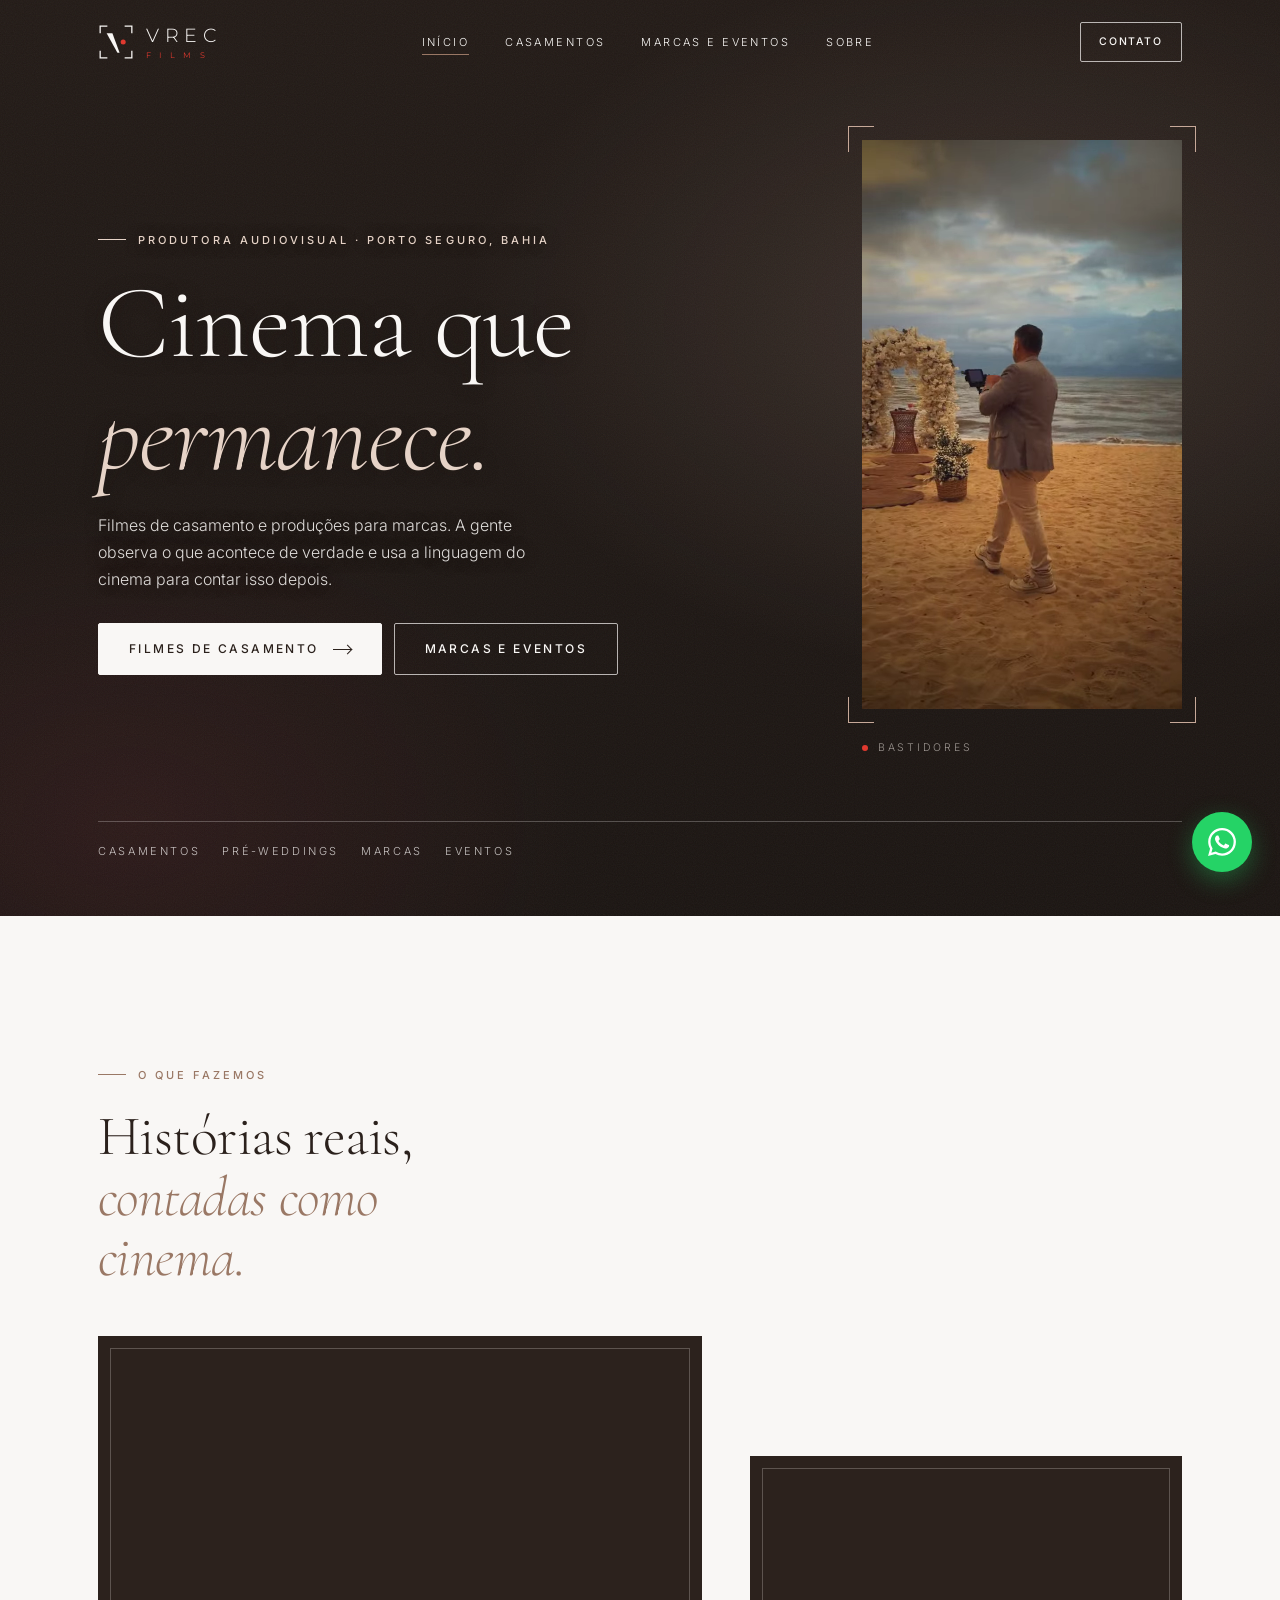
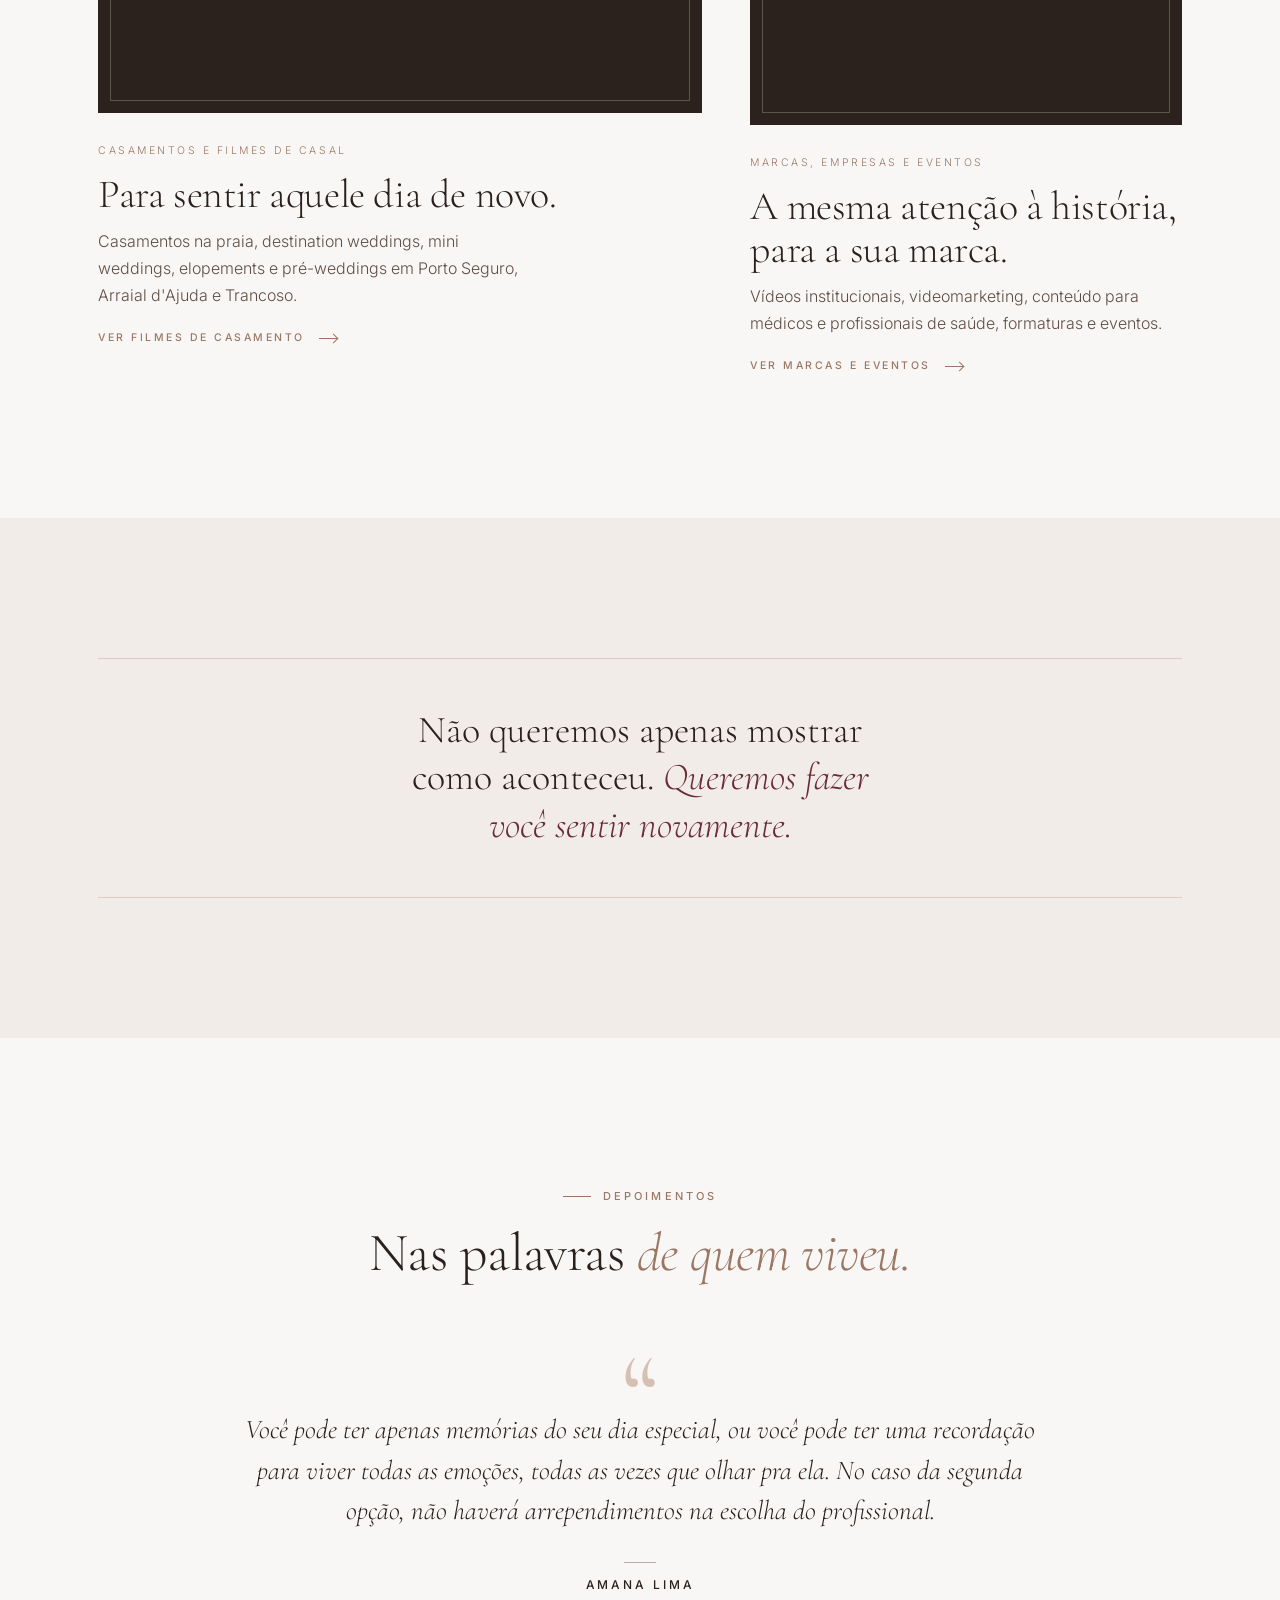
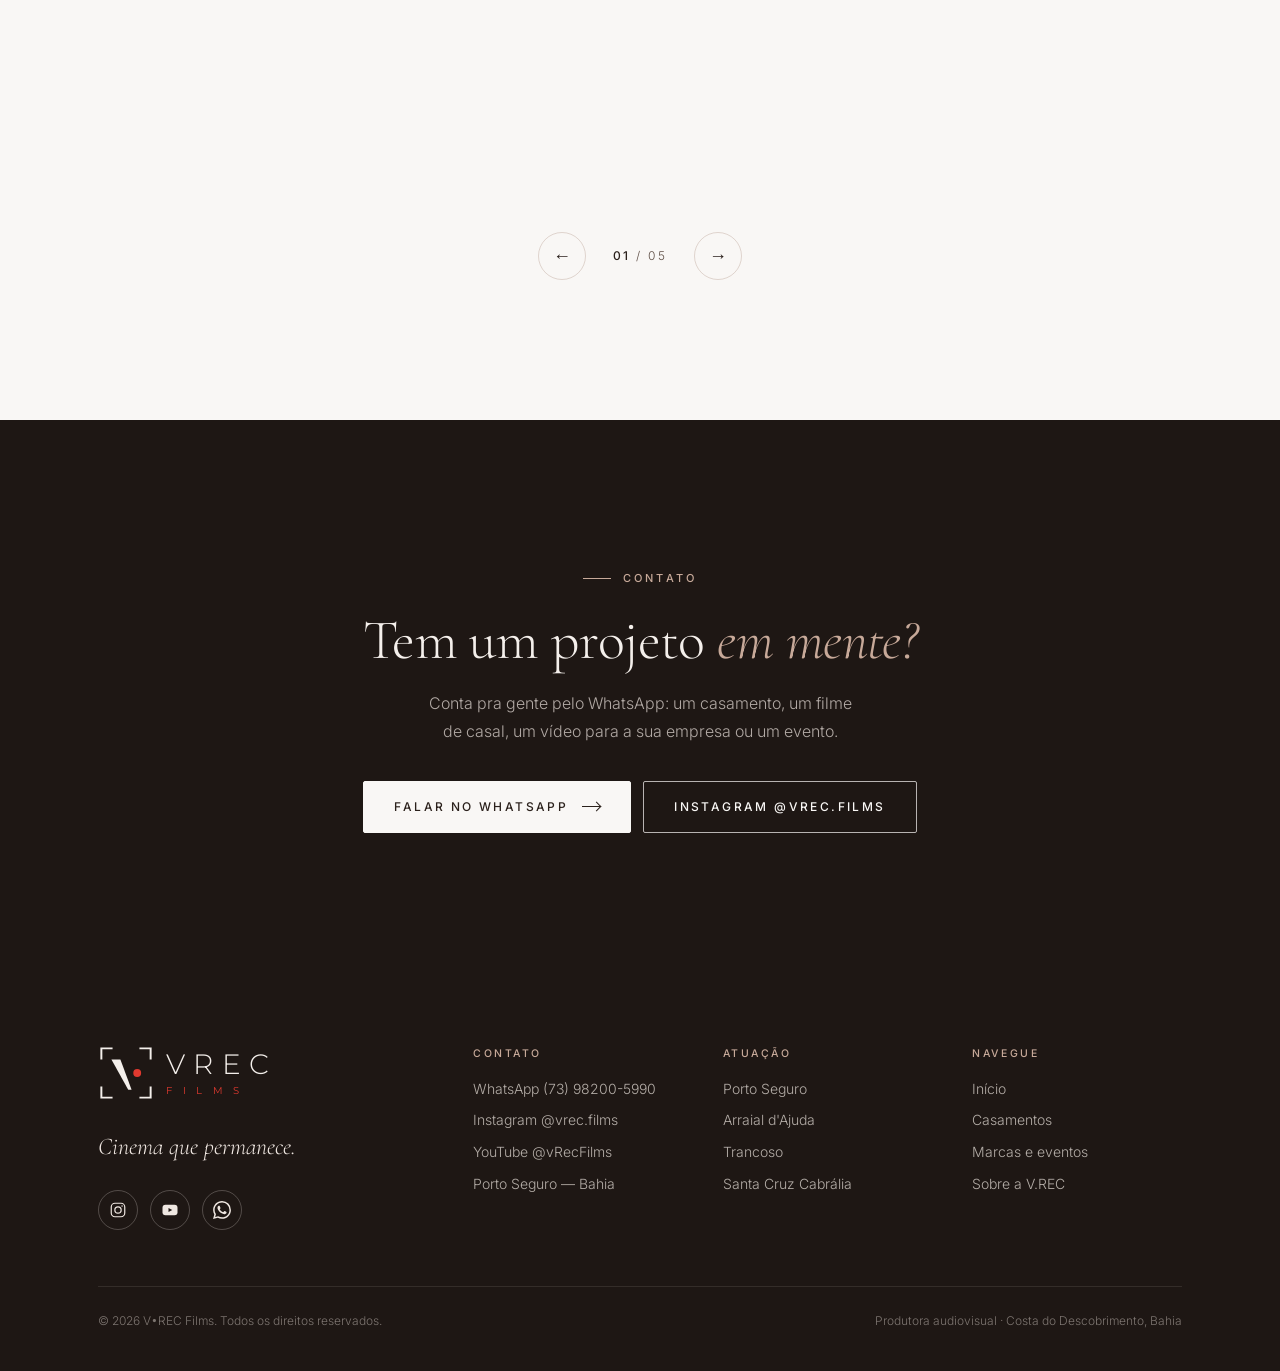
<file: index.html>
<!doctype html>
<html lang="pt-BR">
<head>
<!-- Google tag (gtag.js) -->
<script async src="https://www.googletagmanager.com/gtag/js?id=G-V0DM7WBSSV"></script>
<script>
  window.dataLayer = window.dataLayer || [];
  function gtag(){dataLayer.push(arguments);}
  gtag('js', new Date());
  gtag('config', 'G-V0DM7WBSSV');
</script>

<meta charset="utf-8">
<meta name="viewport" content="width=device-width, initial-scale=1">
<title>Produtora de vídeo em Porto Seguro | V.REC Films</title>
<meta name="description" content="Produtora de vídeo e filmmaker em Porto Seguro, Bahia. Filmes de casamento, destination weddings e vídeos para marcas em Arraial d'Ajuda e Trancoso.">
<meta property="og:title" content="Produtora de vídeo em Porto Seguro | V.REC Films">
<meta property="og:description" content="Produtora de vídeo e filmmaker em Porto Seguro, Bahia. Filmes de casamento, destination weddings e vídeos para marcas em Arraial d'Ajuda e Trancoso.">
<meta property="og:type" content="website">
<meta property="og:site_name" content="V•REC Films">
<meta property="og:locale" content="pt_BR">
<meta property="og:image" content="https://vrecfilms.com.br/vrec-og.jpg">
<meta property="og:image:type" content="image/jpeg">
<meta property="og:image:width" content="1200">
<meta property="og:image:height" content="630">
<meta property="og:image:alt" content="V•REC Films">
<meta name="twitter:card" content="summary_large_image">
<meta name="twitter:image" content="https://vrecfilms.com.br/vrec-og.jpg">
<link rel="canonical" href="https://vrecfilms.com.br/">
<meta property="og:url" content="https://vrecfilms.com.br/">
<script type="application/ld+json">
{
 "@context": "https://schema.org",
 "@type": "LocalBusiness",
 "@id": "https://vrecfilms.com.br/#empresa",
 "name": "V.REC Films",
 "url": "https://vrecfilms.com.br/",
 "image": "https://vrecfilms.com.br/vrec-og.jpg",
 "description": "Produtora de vídeo em Porto Seguro, Bahia: filmes de casamento, destination weddings, elopements e vídeos para marcas, empresas e eventos.",
 "telephone": "+55 73 98200-5990",
 "address": {
  "@type": "PostalAddress",
  "addressLocality": "Porto Seguro",
  "addressRegion": "BA",
  "addressCountry": "BR"
 },
 "areaServed": [
  "Porto Seguro",
  "Arraial d'Ajuda",
  "Trancoso",
  "Caraíva",
  "Santa Cruz Cabrália",
  "Costa do Descobrimento"
 ],
 "sameAs": [
  "https://www.instagram.com/vrec.films/",
  "https://www.youtube.com/@vRecFilms",
  "https://maps.google.com/maps?cid=4800571935773141123"
 ],
 "knowsAbout": [
  "filme de casamento",
  "destination wedding",
  "elopement",
  "vídeo institucional",
  "videomaker",
  "filmmaker"
 ]
}
</script>
<meta name="theme-color" content="#F9F7F5">
<meta name="referrer" content="strict-origin-when-cross-origin">
<link rel="preconnect" href="https://fonts.googleapis.com">
<link rel="preconnect" href="https://fonts.gstatic.com" crossorigin>
<link href="https://fonts.googleapis.com/css2?family=Cormorant+Garamond:ital,wght@0,300;0,400;0,500;1,300;1,400&family=Inter:wght@300;400;500&family=Montserrat:wght@300;400&display=swap" rel="stylesheet">
<link rel="icon" type="image/svg+xml" href="data:image/svg+xml;utf8,<svg xmlns='http://www.w3.org/2000/svg' viewBox='0 0 100 100'><rect width='100' height='100' fill='%23111'/><g fill='none' stroke='%23fff' stroke-width='4'><path d='M10 28V10h18M72 10h18v18M10 72v18h18M72 90h18V72'/></g><polygon points='26,26 42,26 60,78 54,78' fill='%23fff'/><circle cx='70' cy='50' r='7' fill='%23E0392F'/></svg>">
<link rel="stylesheet" href="assets/vrec.css">
</head>
<body>

<header class="header" id="top">
  <div class="wrap header__in">
    <a href="index.html" class="brand" aria-label="V•REC Films — página inicial"><svg class="brand__mark" viewBox="0 0 100 100" aria-hidden="true"><g fill="none" stroke="currentColor" stroke-width="3.5"><path d="M6 26V6h20M74 6h20v20M6 74v20h20M74 94h20V74"/></g><polygon points="24,26 40,26 60,80 54,80" fill="currentColor"/><circle class="rec-dot" cx="70" cy="50" r="7"/></svg><span class="brand__type"><span class="brand__name">VREC</span><span class="brand__sub">FILMS</span></span></a>
    <nav class="nav" id="nav" aria-label="Principal">
      <a href="index.html" class="is-active" aria-current="page">Início</a>
      <a href="casamentos/index.html">Casamentos</a>
      <a href="marcas-e-eventos/index.html">Marcas e eventos</a>
      <a href="sobre/index.html">Sobre</a>
    </nav>
    <div class="header__right">
      <a href="#contato" class="btn btn--ghost">Contato</a>
      <button class="nav-toggle" type="button" aria-label="Abrir menu" aria-controls="nav" aria-expanded="false"><span></span></button>
    </div>
  </div>
</header>

<main>

<section class="hero hero--brand" aria-labelledby="hero-title">
  <div class="hero__bg" aria-hidden="true"></div>
  <div class="wrap hero__split">
    <div class="hero__content">
      <span class="eyebrow reveal">Produtora audiovisual · Porto Seguro, Bahia</span>
      <h1 id="hero-title" class="reveal">Cinema que <em>permanece.</em></h1>
      <p class="hero__sub reveal">Filmes de casamento e produções para marcas. A gente observa o que acontece de verdade e usa a linguagem do cinema para contar isso depois.</p>
      <div class="hero__actions reveal">
        <a href="casamentos/index.html" class="btn btn--light">Filmes de casamento <span class="arrow" aria-hidden="true"></span></a>
        <a href="marcas-e-eventos/index.html" class="btn btn--outline-light">Marcas e eventos</a>
      </div>
    </div>
    <figure class="hero__reel reveal">
      <div class="reel__frame">
        <video data-autoplay autoplay muted loop playsinline preload="auto" poster="assets/vrec-home-bts-capa.jpg" aria-label="Bastidores da V.REC Films">
          <source src="assets/vrec-home-bts.mp4" type="video/mp4">
          <source src="assets/vrec-home-bts.webm" type="video/webm">
        </video>
        <span class="corner tl" aria-hidden="true"></span><span class="corner tr" aria-hidden="true"></span>
        <span class="corner bl" aria-hidden="true"></span><span class="corner br" aria-hidden="true"></span>
      </div>
      <figcaption><i aria-hidden="true"></i>Bastidores</figcaption>
    </figure>
  </div>
  <div class="wrap">
    <div class="hero__meta reveal" aria-label="Áreas de atuação">
      <span>Casamentos</span><span>Pré-weddings</span><span>Marcas</span><span>Eventos</span>
    </div>
  </div>
</section>

<section class="section" id="o-que-fazemos" aria-labelledby="doors-title">
  <div class="wrap">
    <span class="eyebrow reveal">O que fazemos</span>
    <h2 id="doors-title" class="reveal" style="margin-top:22px;max-width:16ch">Histórias reais, <em>contadas como cinema.</em></h2>
    <div class="doors">
      <a class="door reveal" href="casamentos/index.html">
        <div class="door__img"><img data-yt-thumb="QRRQhyVjg0c" alt=""></div>
        <div class="door__body">
          <span>Casamentos e filmes de casal</span>
          <h3>Para sentir aquele dia de novo.</h3>
          <p>Casamentos na praia, destination weddings, mini weddings, elopements e pré-weddings em Porto Seguro, Arraial d'Ajuda e Trancoso.</p>
          <span class="door__link">Ver filmes de casamento <span class="arrow" aria-hidden="true"></span></span>
        </div>
      </a>
      <a class="door reveal" href="marcas-e-eventos/index.html">
        <div class="door__img"><img data-yt-thumb="f6p9o1okBO8" alt=""></div>
        <div class="door__body">
          <span>Marcas, empresas e eventos</span>
          <h3>A mesma atenção à história, para a sua marca.</h3>
          <p>Vídeos institucionais, videomarketing, conteúdo para médicos e profissionais de saúde, formaturas e eventos.</p>
          <span class="door__link">Ver marcas e eventos <span class="arrow" aria-hidden="true"></span></span>
        </div>
      </a>
    </div>
  </div>
</section>

<section class="section exp" aria-label="Manifesto">
  <div class="wrap">
    <div class="quote-band reveal" style="margin-top:0">
      <p>Não queremos apenas mostrar como aconteceu. <em>Queremos fazer você sentir novamente.</em></p>
    </div>
  </div>
</section>

<section class="section cta-band" id="contato" aria-labelledby="cta-title">
  <div class="wrap">
    <span class="eyebrow reveal" style="color:var(--beige)">Contato</span>
    <h2 id="cta-title" class="reveal" style="margin-top:22px">Tem um projeto <em>em mente?</em></h2>
    <p class="reveal">Conta pra gente pelo WhatsApp: um casamento, um filme de casal, um vídeo para a sua empresa ou um evento.</p>
    <div class="actions reveal">
      <a href="#" class="btn btn--wa" data-wa="Olá, estava visitando seu site e me interessei pelo seu trabalho.">Falar no WhatsApp <span class="arrow" aria-hidden="true"></span></a>
      <a href="https://www.instagram.com/vrec.films/" class="btn btn--outline-light" target="_blank" rel="noopener">Instagram @vrec.films</a>
    </div>
  </div>
</section>

</main>

<footer class="footer">
  <div class="wrap">
    <div class="footer__grid">
      <div>
        <a href="index.html" class="brand brand--lg" aria-label="V•REC Films — página inicial"><svg class="brand__mark" viewBox="0 0 100 100" aria-hidden="true"><g fill="none" stroke="currentColor" stroke-width="3.5"><path d="M6 26V6h20M74 6h20v20M6 74v20h20M74 94h20V74"/></g><polygon points="24,26 40,26 60,80 54,80" fill="currentColor"/><circle class="rec-dot" cx="70" cy="50" r="7"/></svg><span class="brand__type"><span class="brand__name">VREC</span><span class="brand__sub">FILMS</span></span></a>
        <p class="footer__tag">Cinema que permanece.</p>
        <div class="social" aria-label="Redes sociais"><a href="https://www.instagram.com/vrec.films/" target="_blank" rel="noopener" aria-label="Instagram da V.REC Films"><svg viewBox="0 0 24 24" fill="none" stroke="currentColor" stroke-width="1.6" aria-hidden="true"><rect x="3" y="3" width="18" height="18" rx="5"/><circle cx="12" cy="12" r="4.2"/><circle cx="17.4" cy="6.6" r="1" fill="currentColor" stroke="none"/></svg></a><a href="https://www.youtube.com/@vRecFilms" target="_blank" rel="noopener" aria-label="Canal da V.REC Films no YouTube"><svg viewBox="0 0 24 24" aria-hidden="true"><rect x="2" y="5" width="20" height="14" rx="4" fill="currentColor"/><path d="M10 9.2v5.6l5-2.8z" fill="var(--dark)"/></svg></a><a href="#" data-wa="Olá, estava visitando seu site e me interessei pelo seu trabalho." aria-label="WhatsApp da V.REC Films"><svg viewBox="0 0 24 24" aria-hidden="true"><path fill="currentColor" d="M17.472 14.382c-.297-.149-1.758-.867-2.03-.967-.273-.099-.471-.148-.67.15-.197.297-.767.966-.94 1.164-.173.199-.347.223-.644.075-.297-.15-1.255-.463-2.39-1.475-.883-.788-1.48-1.761-1.653-2.059-.173-.297-.018-.458.13-.606.134-.133.298-.347.446-.52.149-.174.198-.298.298-.497.099-.198.05-.371-.025-.52-.075-.149-.669-1.612-.916-2.207-.242-.579-.487-.5-.669-.51-.173-.008-.371-.01-.57-.01-.198 0-.52.074-.792.372-.272.297-1.04 1.016-1.04 2.479 0 1.462 1.065 2.875 1.213 3.074.149.198 2.096 3.2 5.077 4.487.709.306 1.262.489 1.694.625.712.227 1.36.195 1.871.118.571-.085 1.758-.719 2.006-1.413.248-.694.248-1.289.173-1.413-.074-.124-.272-.198-.57-.347m-5.421 7.403h-.004a9.87 9.87 0 0 1-5.031-1.378l-.361-.214-3.741.982.998-3.648-.235-.374a9.86 9.86 0 0 1-1.51-5.26c.001-5.45 4.436-9.884 9.888-9.884 2.64 0 5.122 1.03 6.988 2.898a9.825 9.825 0 0 1 2.893 6.994c-.003 5.45-4.437 9.884-9.885 9.884m8.413-18.297A11.815 11.815 0 0 0 12.05 0C5.495 0 .16 5.335.157 11.892c0 2.096.547 4.142 1.588 5.945L.057 24l6.305-1.654a11.882 11.882 0 0 0 5.683 1.448h.005c6.554 0 11.89-5.335 11.893-11.893a11.821 11.821 0 0 0-3.48-8.413z"/></svg></a></div>
      </div>
      <div>
        <h5>Contato</h5>
        <ul>
          <li><a href="#" data-wa="Olá, estava visitando seu site e me interessei pelo seu trabalho.">WhatsApp (73) 98200-5990</a></li>
          <li><a href="https://www.instagram.com/vrec.films/" target="_blank" rel="noopener">Instagram @vrec.films</a></li>
          <li><a href="https://www.youtube.com/@vRecFilms" target="_blank" rel="noopener">YouTube @vRecFilms</a></li>
          <li>Porto Seguro — Bahia</li>
        </ul>
      </div>
      <div>
        <h5>Atuação</h5>
        <ul>
          <li>Porto Seguro</li>
          <li>Arraial d'Ajuda</li>
          <li>Trancoso</li>
          <li>Santa Cruz Cabrália</li>
        </ul>
      </div>
      <div>
        <h5>Navegue</h5>
        <ul>
          <li><a href="index.html">Início</a></li>
          <li><a href="casamentos/index.html">Casamentos</a></li>
          <li><a href="marcas-e-eventos/index.html">Marcas e eventos</a></li>
          <li><a href="sobre/index.html">Sobre a V.REC</a></li>
        </ul>
      </div>
    </div>
    <div class="footer__bottom">
      <span>© <span data-year></span> V•REC Films. Todos os direitos reservados.</span>
      <span>Produtora audiovisual · Costa do Descobrimento, Bahia</span>
    </div>
  </div>
</footer>
<div class="wa-float"><div class="wa-bubble" role="status"><a href="#" data-wa="Olá, estava visitando seu site e me interessei pelo seu trabalho.">Olá, em que podemos ajudar?</a><button type="button" aria-label="Fechar mensagem">&times;</button></div><a class="wa-btn" href="#" data-wa="Olá, estava visitando seu site e me interessei pelo seu trabalho." aria-label="Conversar no WhatsApp"><svg viewBox="0 0 24 24" aria-hidden="true"><path fill="currentColor" d="M17.472 14.382c-.297-.149-1.758-.867-2.03-.967-.273-.099-.471-.148-.67.15-.197.297-.767.966-.94 1.164-.173.199-.347.223-.644.075-.297-.15-1.255-.463-2.39-1.475-.883-.788-1.48-1.761-1.653-2.059-.173-.297-.018-.458.13-.606.134-.133.298-.347.446-.52.149-.174.198-.298.298-.497.099-.198.05-.371-.025-.52-.075-.149-.669-1.612-.916-2.207-.242-.579-.487-.5-.669-.51-.173-.008-.371-.01-.57-.01-.198 0-.52.074-.792.372-.272.297-1.04 1.016-1.04 2.479 0 1.462 1.065 2.875 1.213 3.074.149.198 2.096 3.2 5.077 4.487.709.306 1.262.489 1.694.625.712.227 1.36.195 1.871.118.571-.085 1.758-.719 2.006-1.413.248-.694.248-1.289.173-1.413-.074-.124-.272-.198-.57-.347m-5.421 7.403h-.004a9.87 9.87 0 0 1-5.031-1.378l-.361-.214-3.741.982.998-3.648-.235-.374a9.86 9.86 0 0 1-1.51-5.26c.001-5.45 4.436-9.884 9.888-9.884 2.64 0 5.122 1.03 6.988 2.898a9.825 9.825 0 0 1 2.893 6.994c-.003 5.45-4.437 9.884-9.885 9.884m8.413-18.297A11.815 11.815 0 0 0 12.05 0C5.495 0 .16 5.335.157 11.892c0 2.096.547 4.142 1.588 5.945L.057 24l6.305-1.654a11.882 11.882 0 0 0 5.683 1.448h.005c6.554 0 11.89-5.335 11.893-11.893a11.821 11.821 0 0 0-3.48-8.413z"/></svg></a></div>
<script src="assets/vrec.js"></script>
</body>
</html>
</file>
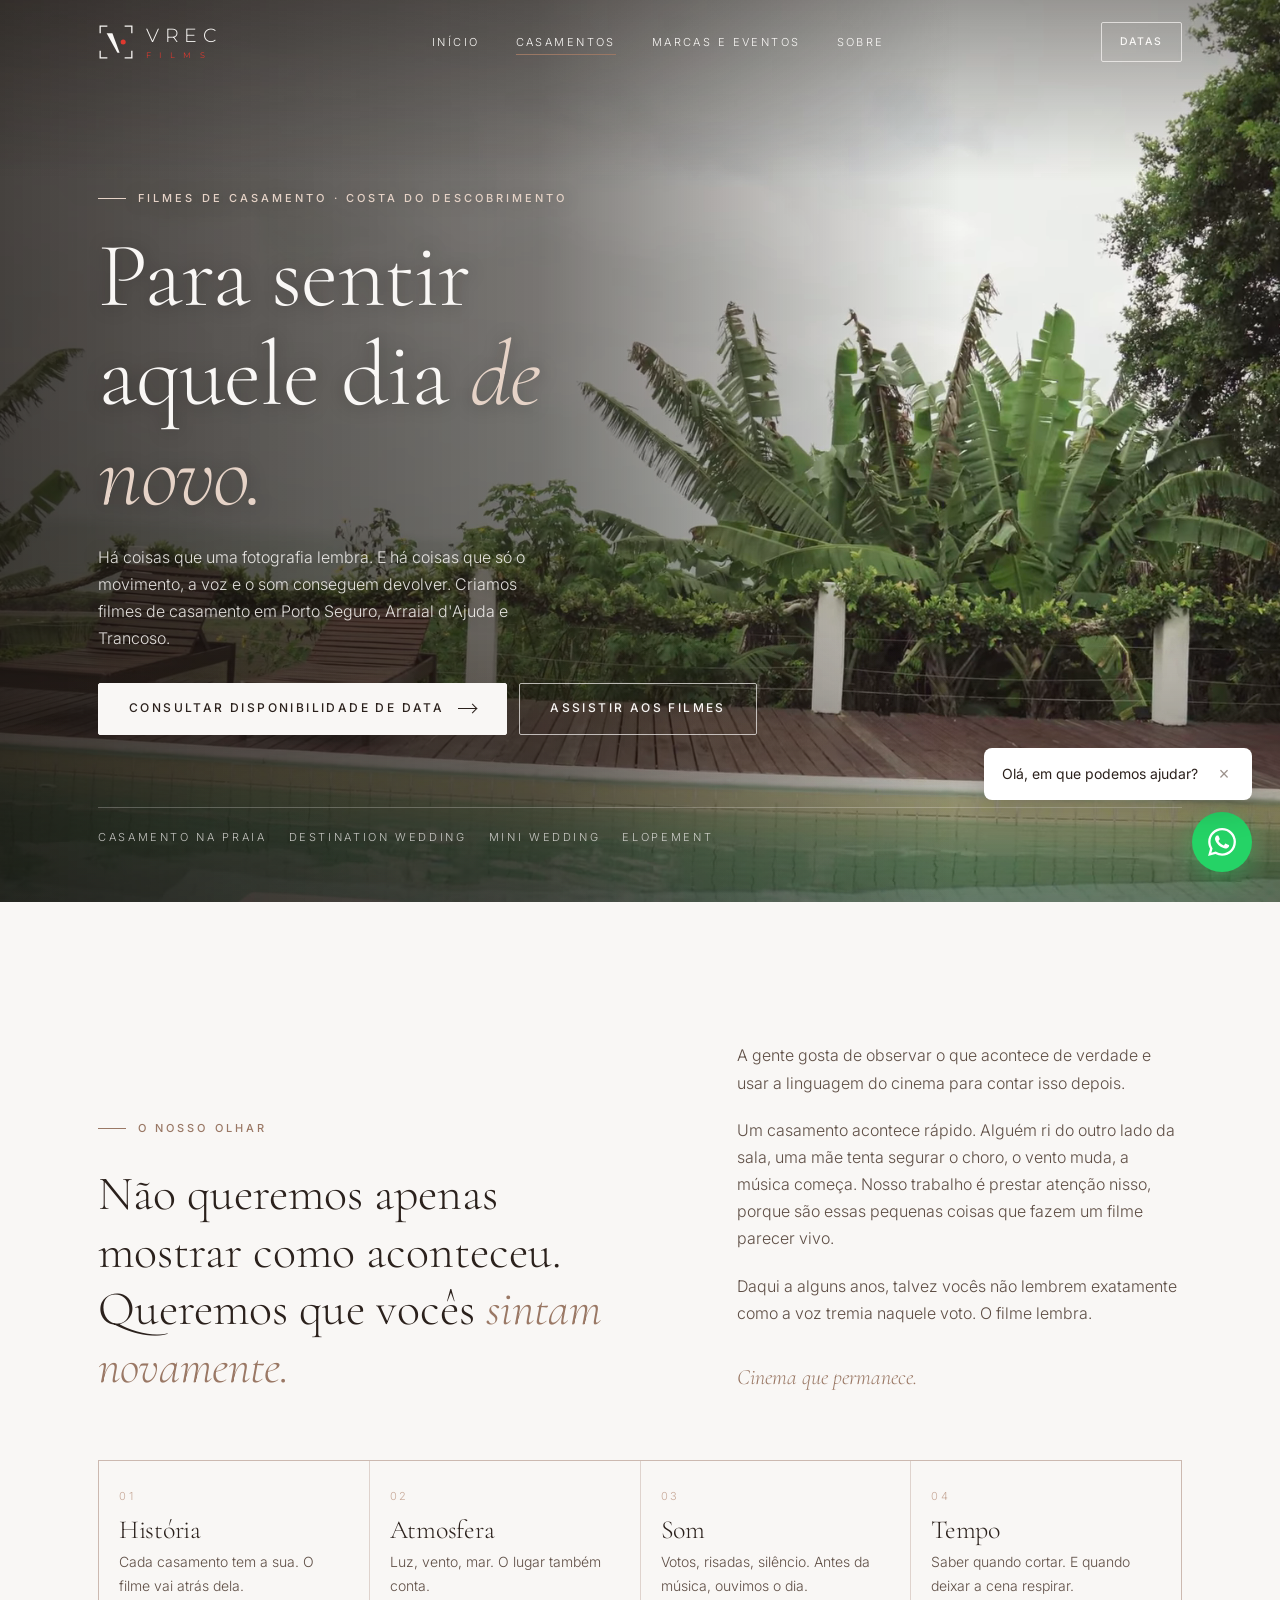
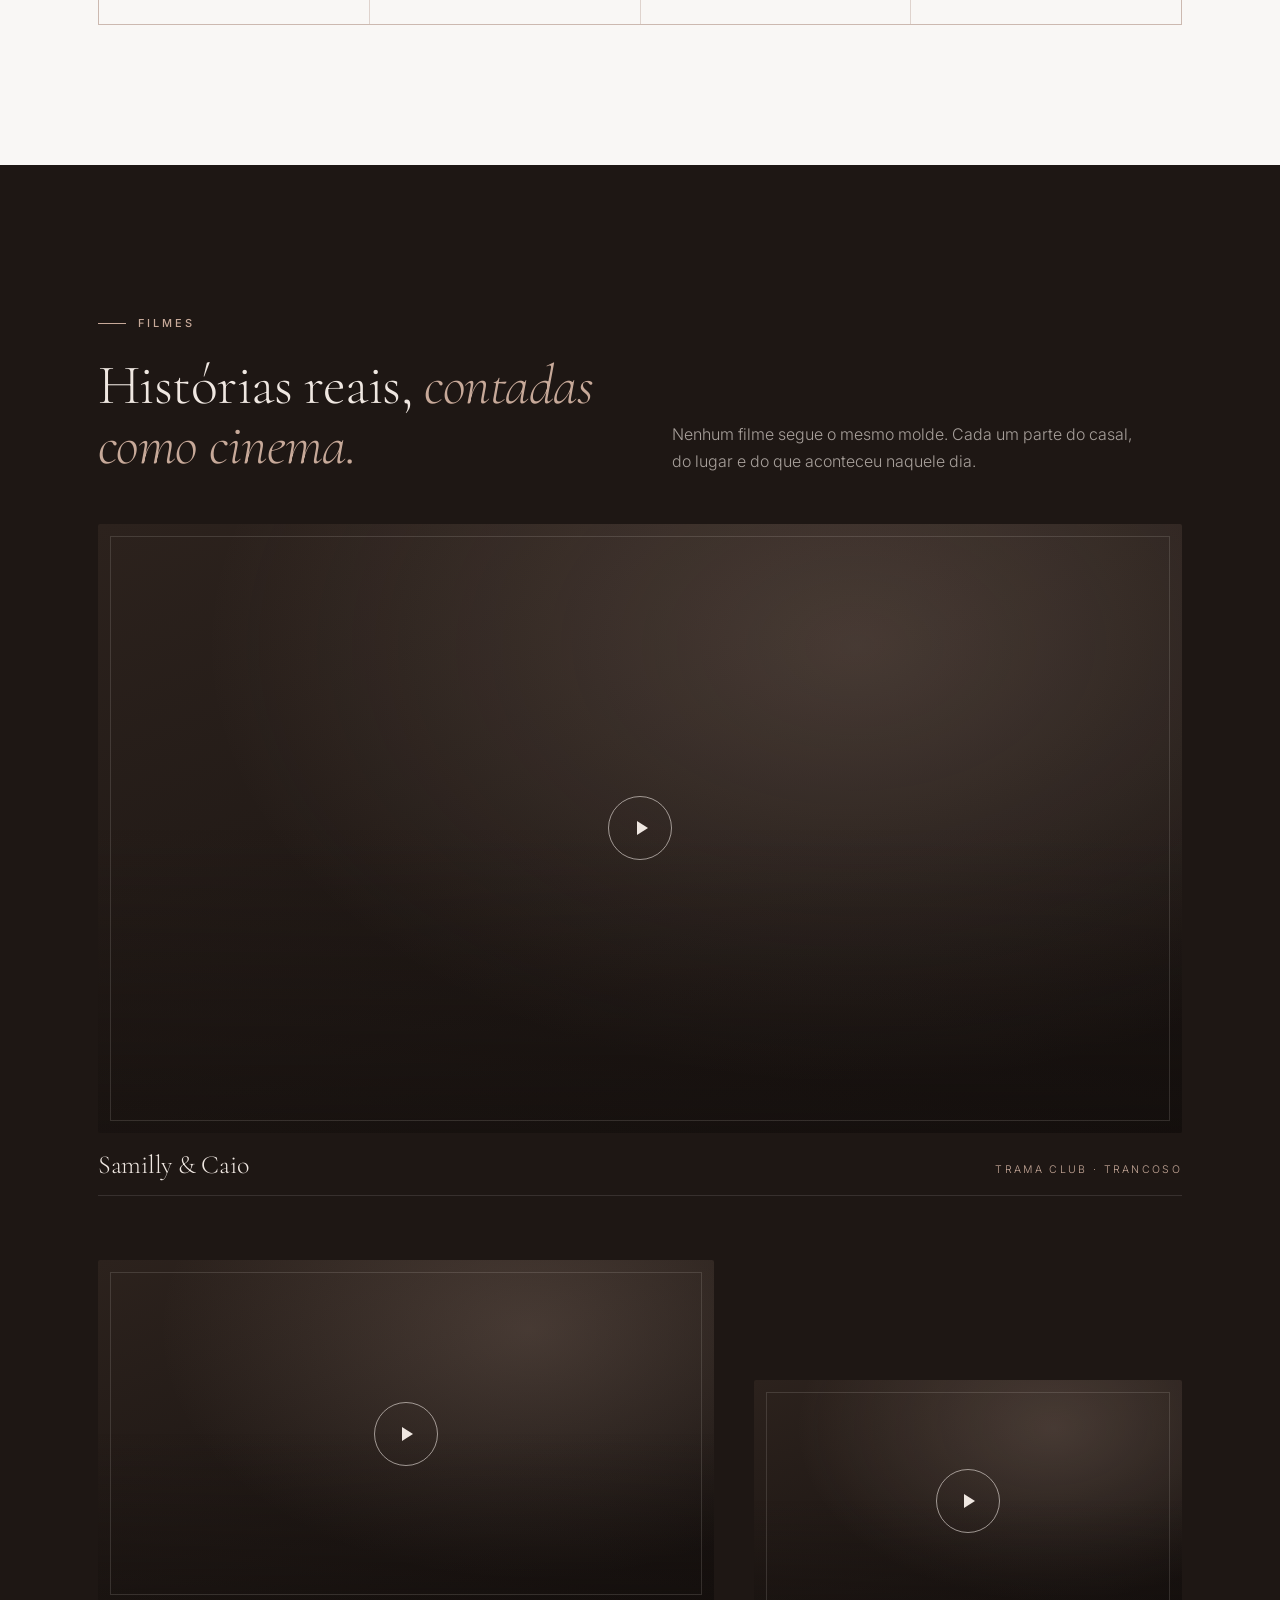
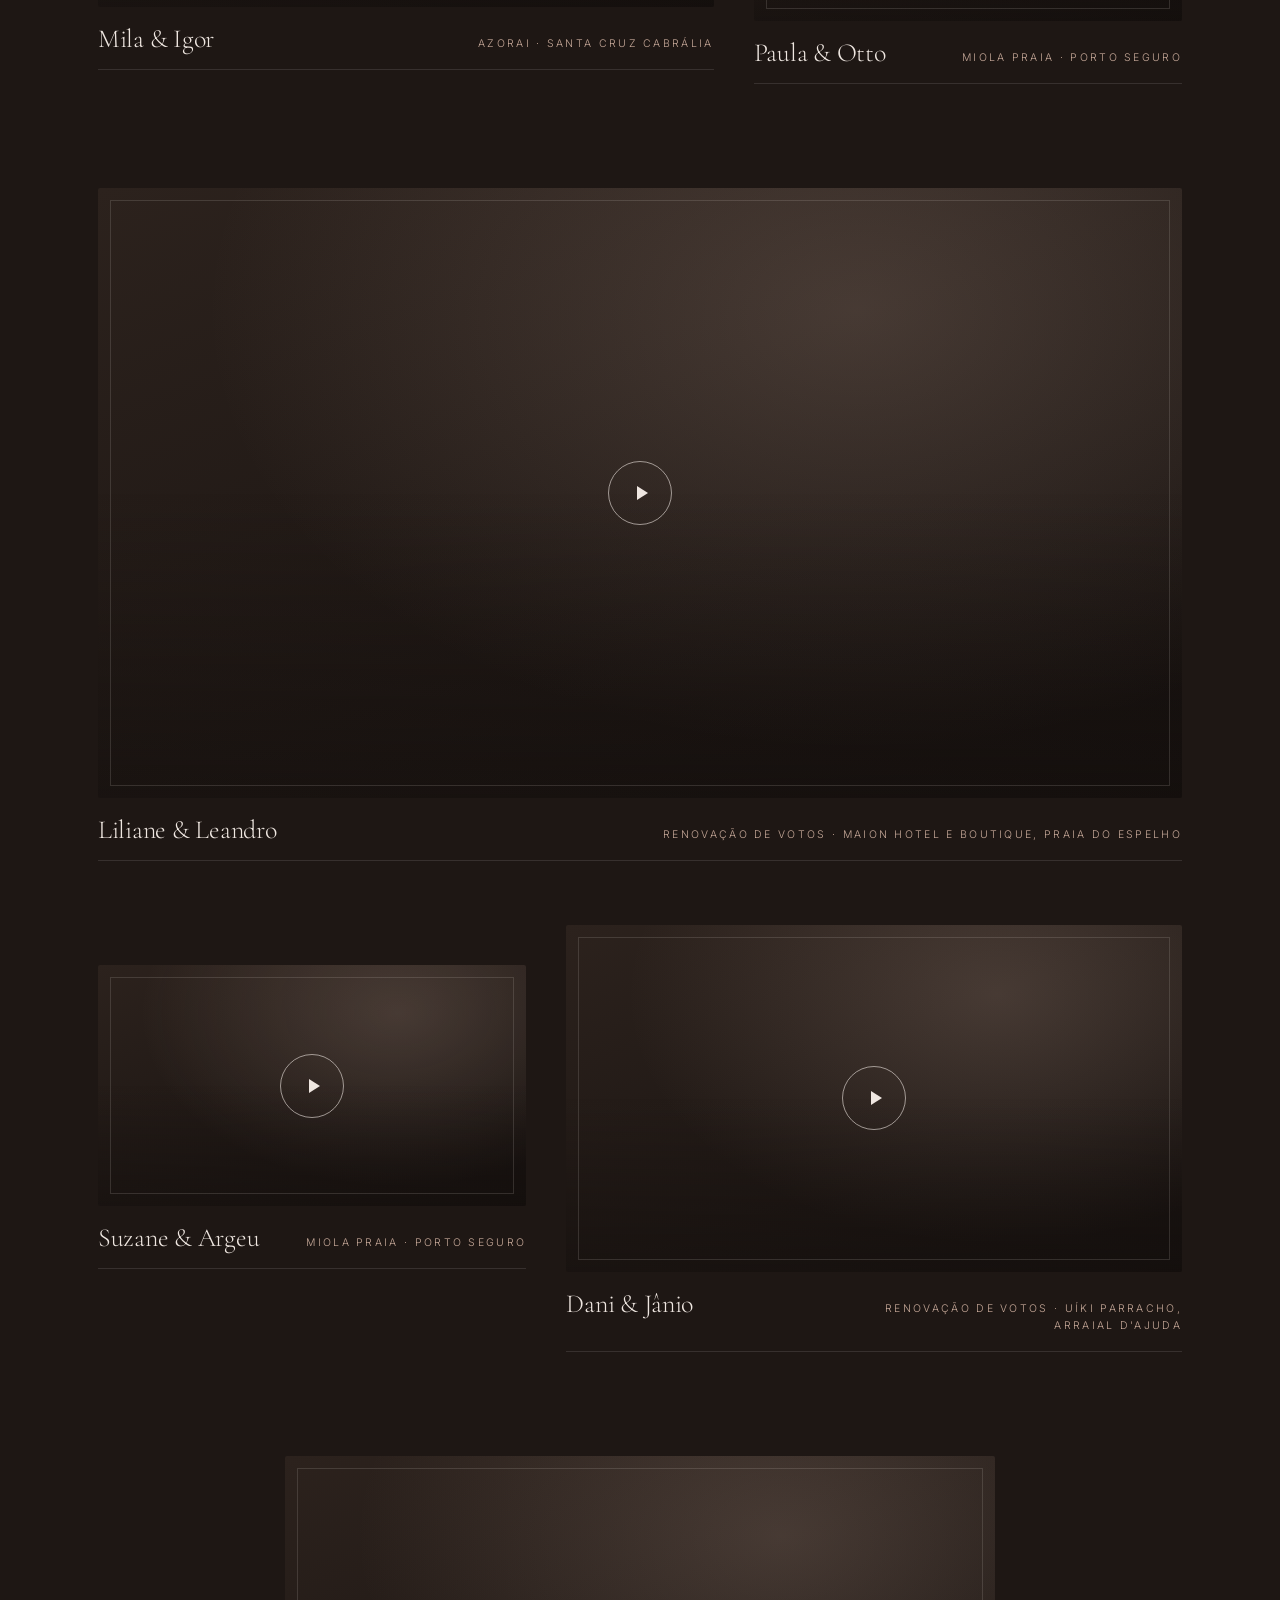
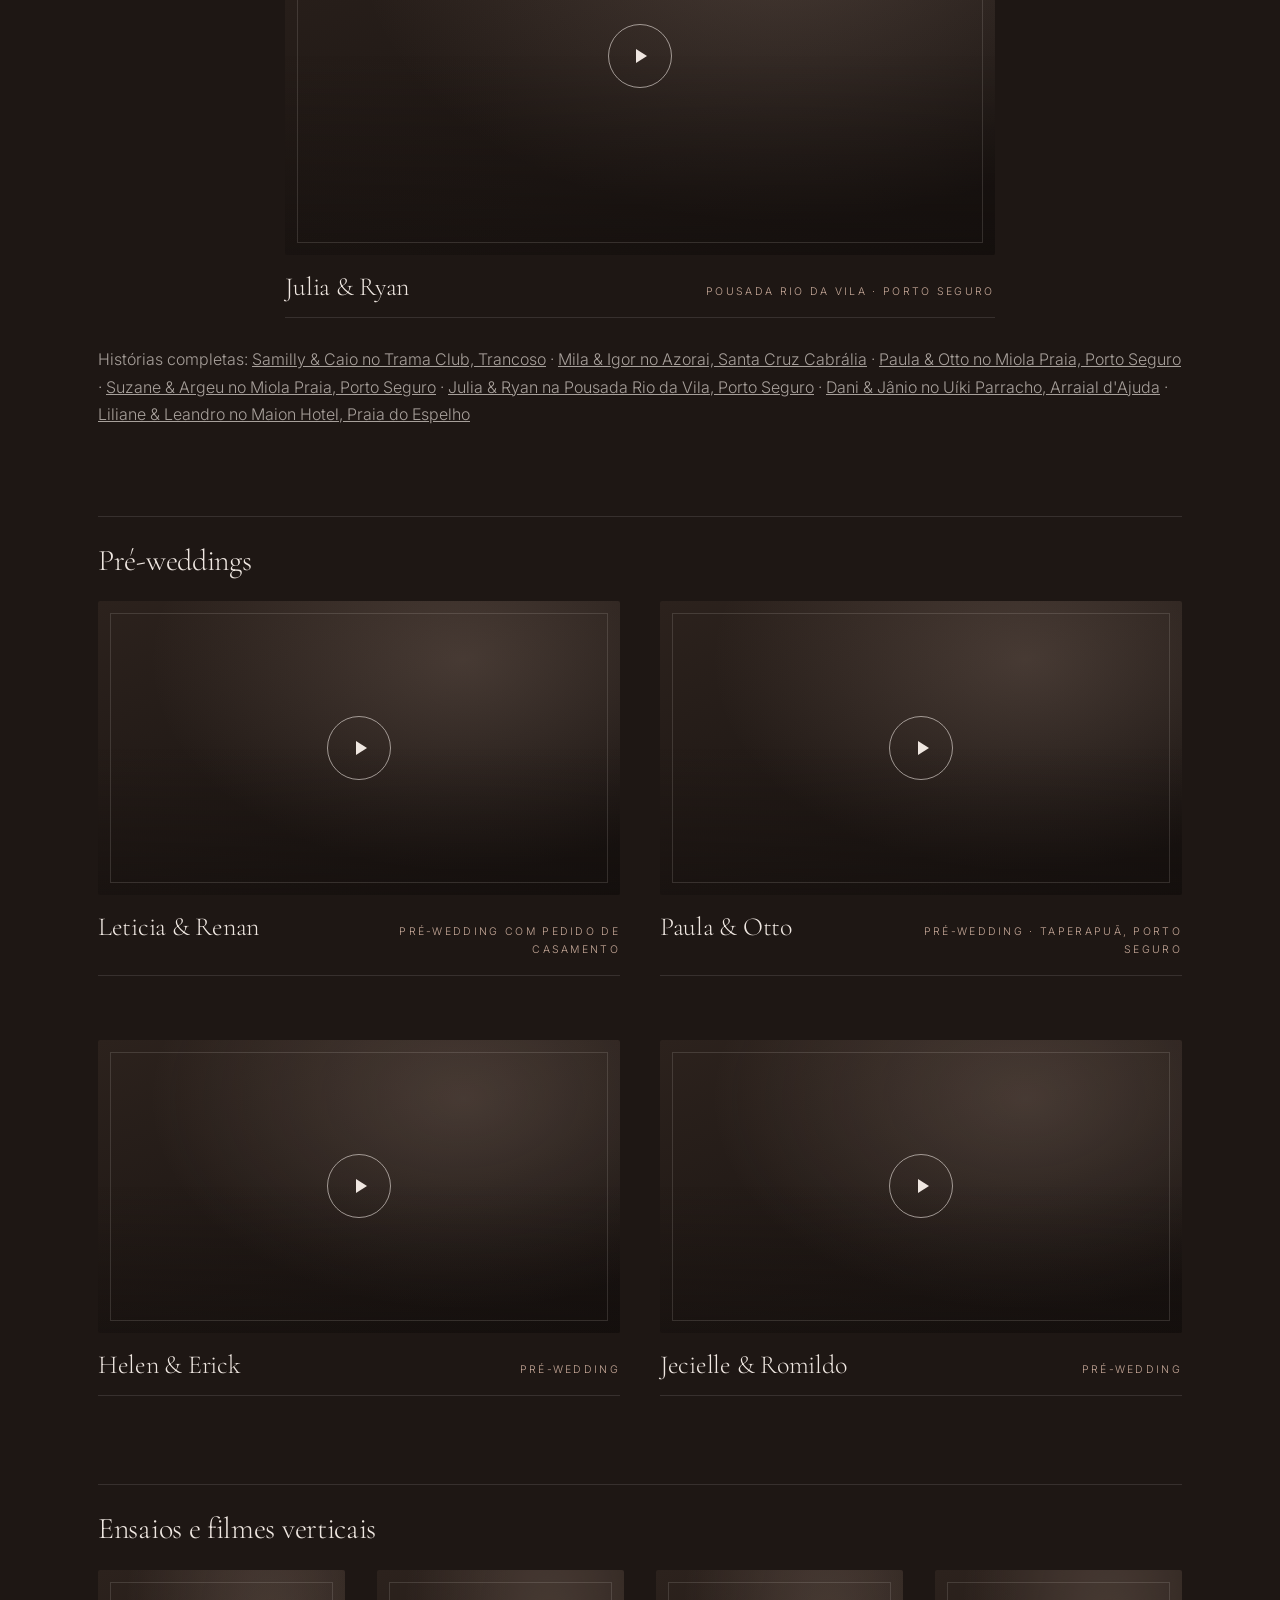
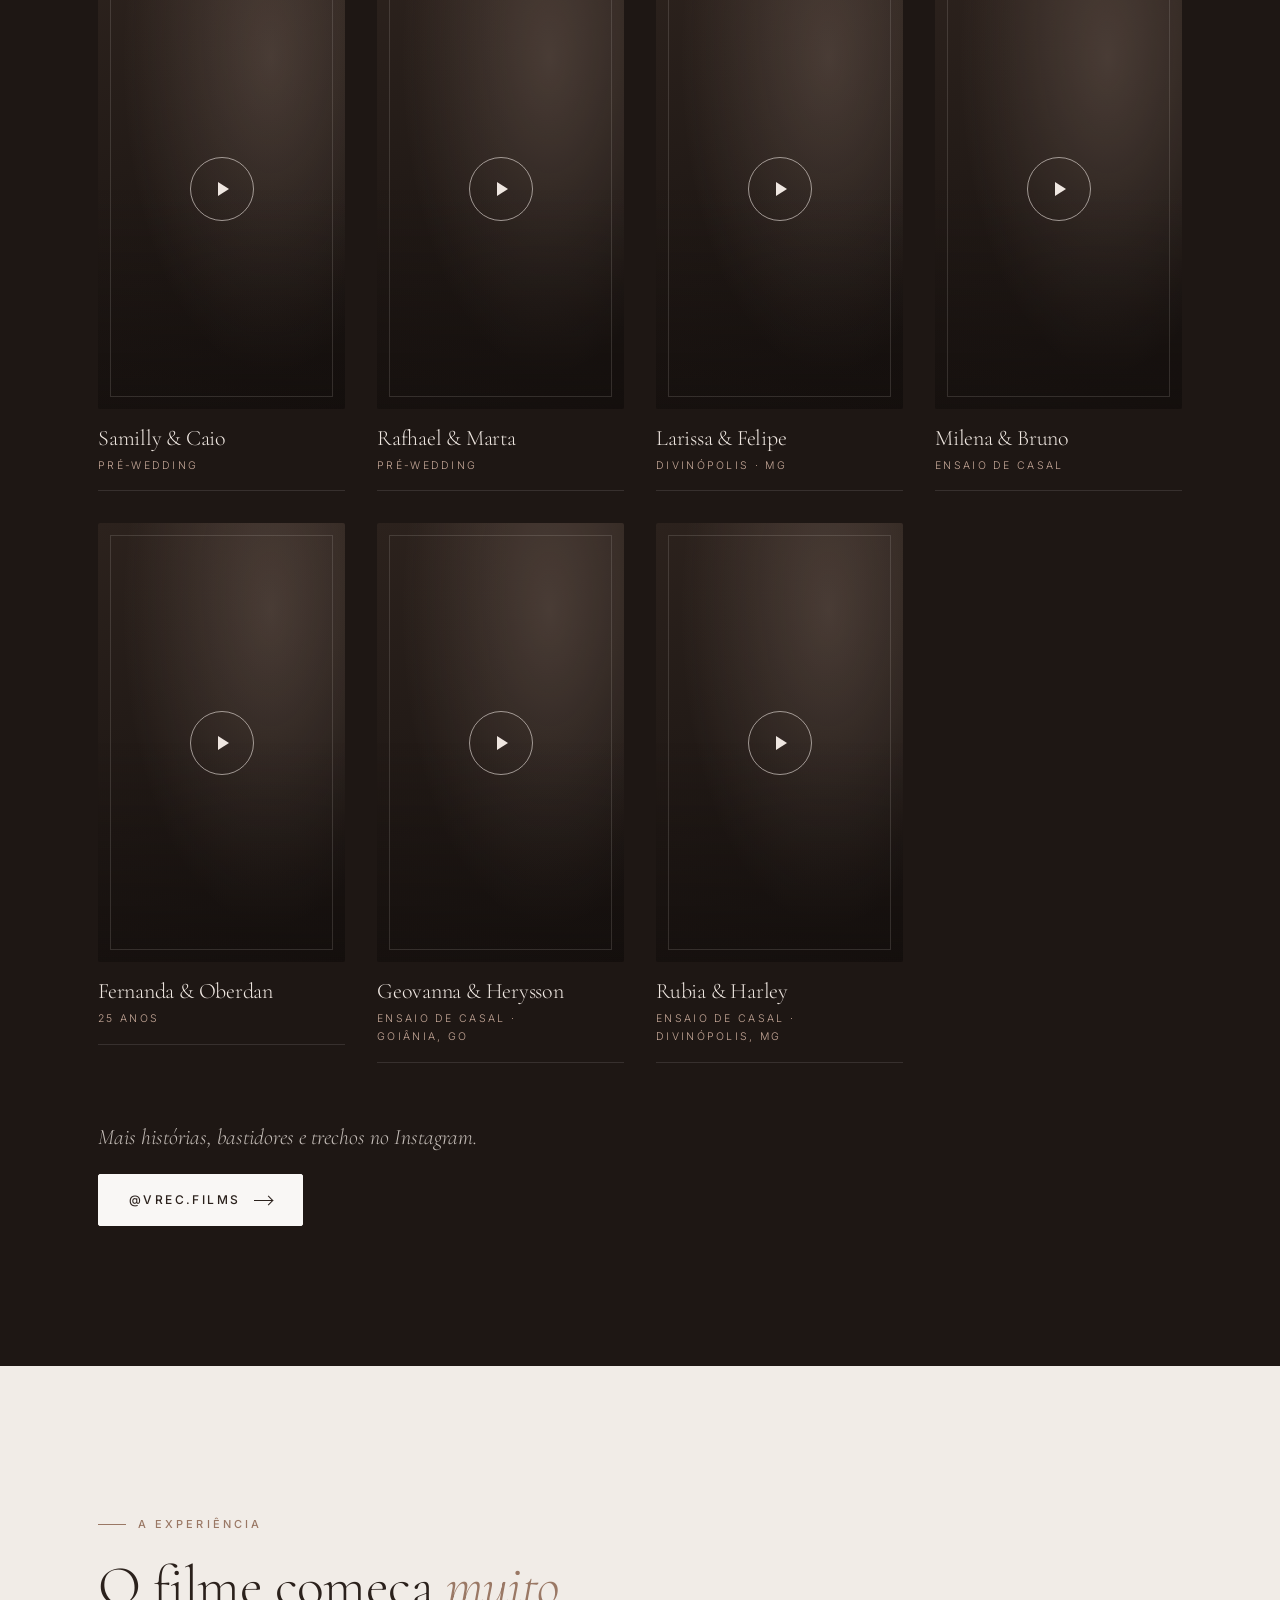
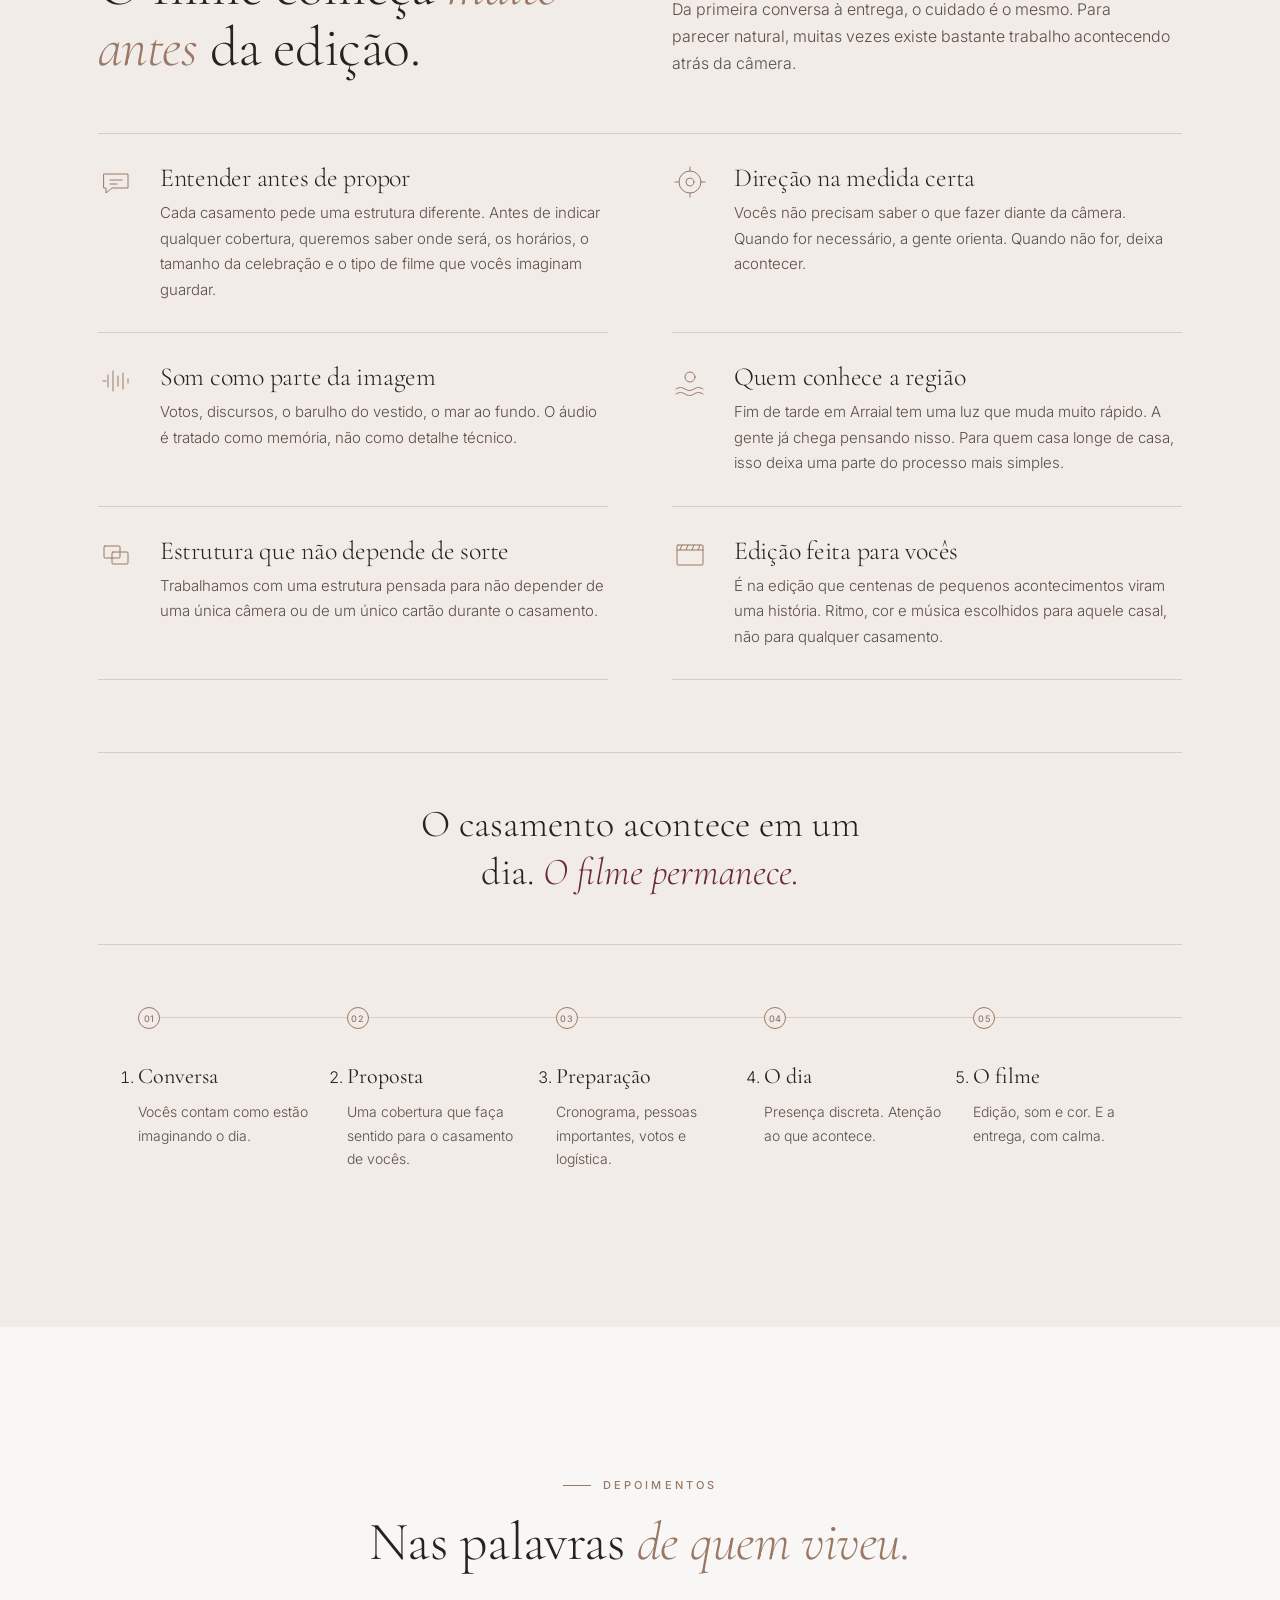
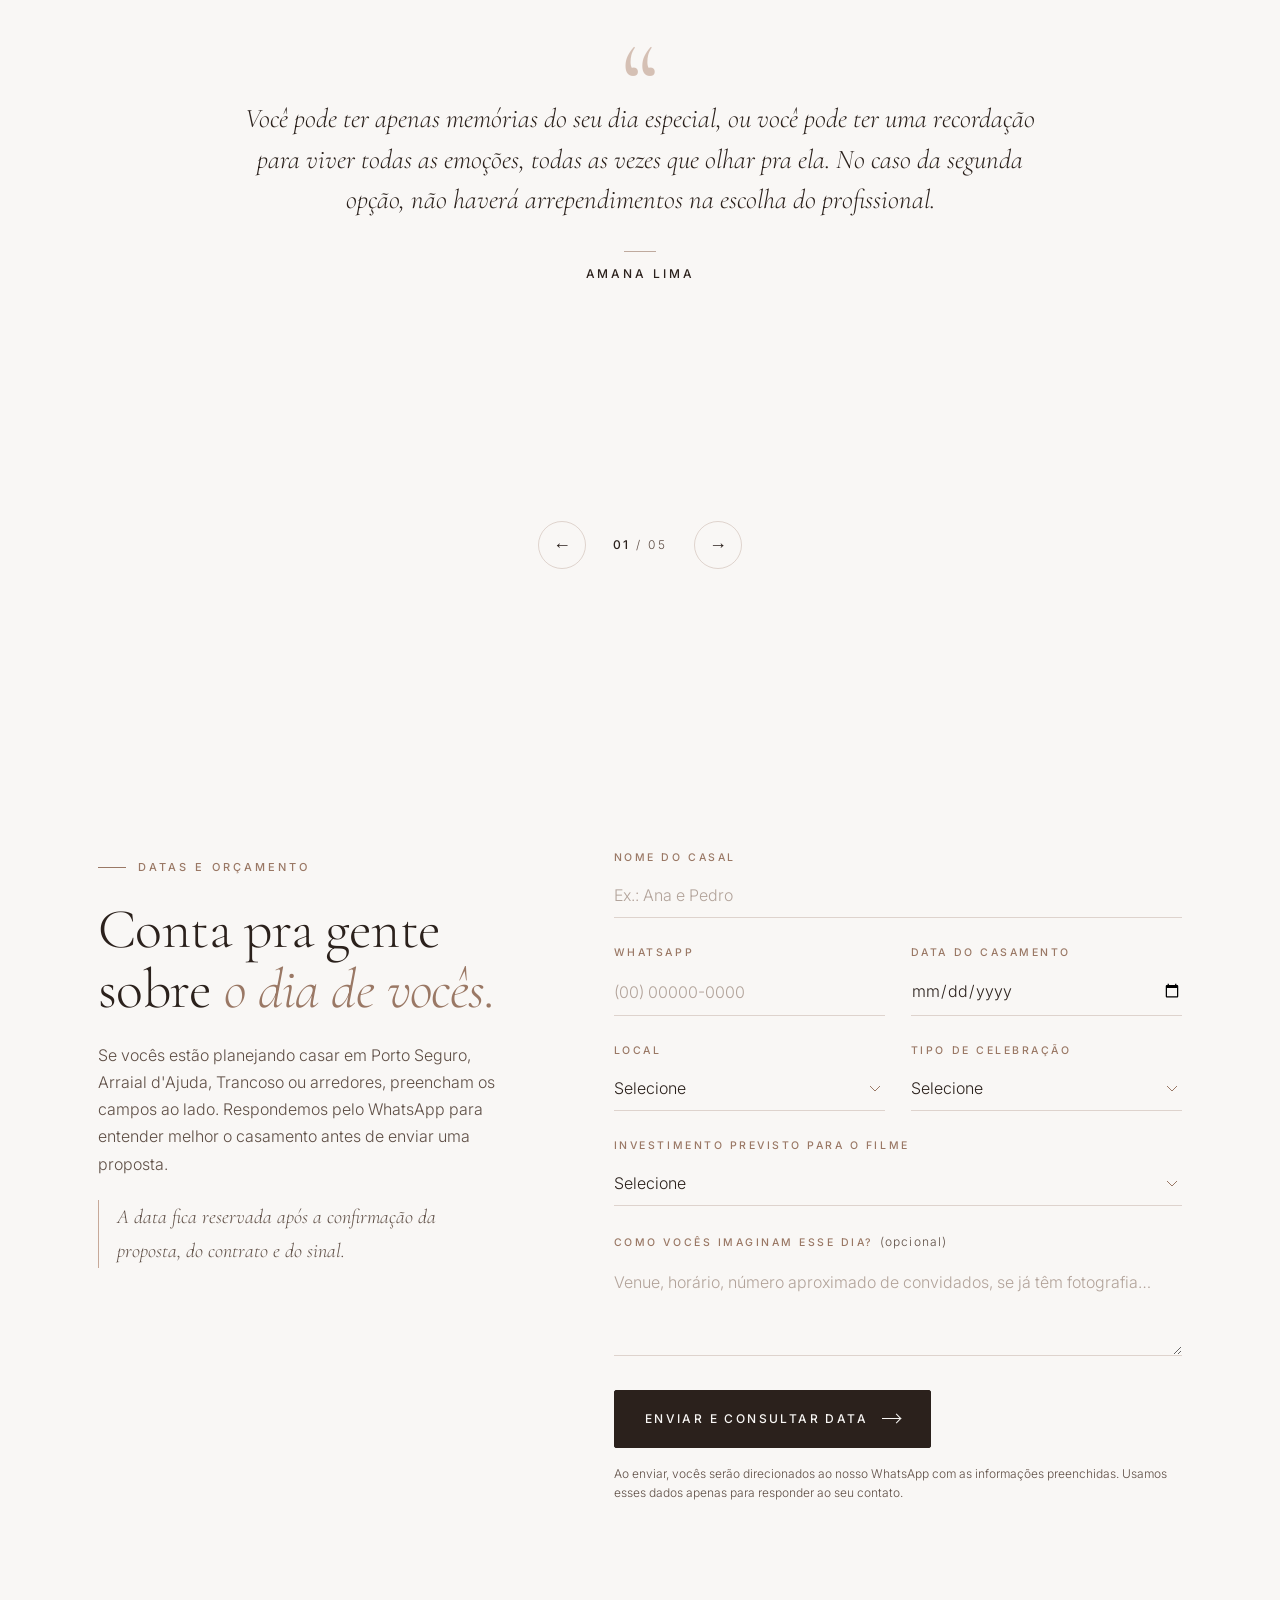
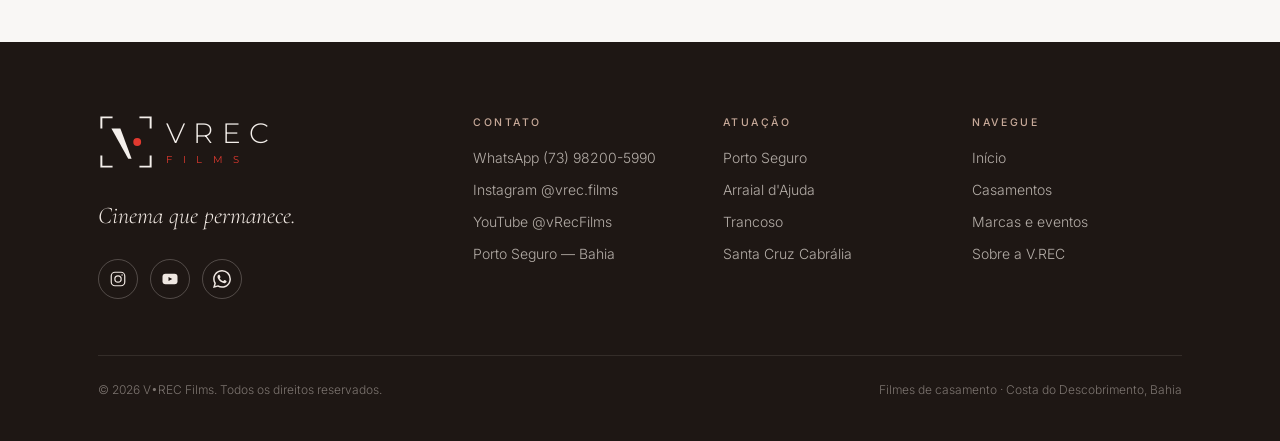
<file: casamentos/index.html>
<!doctype html>
<html lang="pt-BR">
<head>
<!-- Google tag (gtag.js) -->
<script async src="https://www.googletagmanager.com/gtag/js?id=G-V0DM7WBSSV"></script>
<script>
  window.dataLayer = window.dataLayer || [];
  function gtag(){dataLayer.push(arguments);}
  gtag('js', new Date());
  gtag('config', 'G-V0DM7WBSSV');
</script>

<meta charset="utf-8">
<meta name="viewport" content="width=device-width, initial-scale=1">
<title>Filme de casamento em Porto Seguro e Trancoso | V.REC Films</title>
<meta name="description" content="Videomaker de casamento em Porto Seguro, Arraial d'Ajuda e Trancoso. Filmes de casamento na praia, destination weddings, mini weddings e elopements.">
<meta property="og:title" content="Filme de casamento em Porto Seguro e Trancoso | V.REC Films">
<meta property="og:description" content="Videomaker de casamento em Porto Seguro, Arraial d'Ajuda e Trancoso. Filmes de casamento na praia, destination weddings, mini weddings e elopements.">
<meta property="og:type" content="website">
<meta property="og:site_name" content="V•REC Films">
<meta property="og:locale" content="pt_BR">
<meta property="og:image" content="https://vrecfilms.com.br/vrec-og.jpg">
<meta property="og:image:type" content="image/jpeg">
<meta property="og:image:width" content="1200">
<meta property="og:image:height" content="630">
<meta property="og:image:alt" content="V•REC Films">
<meta name="twitter:card" content="summary_large_image">
<meta name="twitter:image" content="https://vrecfilms.com.br/vrec-og.jpg">
<link rel="canonical" href="https://vrecfilms.com.br/casamentos/">
<meta property="og:url" content="https://vrecfilms.com.br/casamentos/">
<meta name="theme-color" content="#F9F7F5">
<meta name="referrer" content="strict-origin-when-cross-origin">
<link rel="preconnect" href="https://fonts.googleapis.com">
<link rel="preconnect" href="https://fonts.gstatic.com" crossorigin>
<link href="https://fonts.googleapis.com/css2?family=Cormorant+Garamond:ital,wght@0,300;0,400;0,500;1,300;1,400&family=Inter:wght@300;400;500&family=Montserrat:wght@300;400&display=swap" rel="stylesheet">
<link rel="icon" type="image/svg+xml" href="data:image/svg+xml;utf8,<svg xmlns='http://www.w3.org/2000/svg' viewBox='0 0 100 100'><rect width='100' height='100' fill='%23111'/><g fill='none' stroke='%23fff' stroke-width='4'><path d='M10 28V10h18M72 10h18v18M10 72v18h18M72 90h18V72'/></g><polygon points='26,26 42,26 60,78 54,78' fill='%23fff'/><circle cx='70' cy='50' r='7' fill='%23E0392F'/></svg>">
<link rel="stylesheet" href="../assets/vrec.css">
</head>
<body>

<header class="header" id="top">
  <div class="wrap header__in">
    <a href="../index.html" class="brand" aria-label="V•REC Films — página inicial"><svg class="brand__mark" viewBox="0 0 100 100" aria-hidden="true"><g fill="none" stroke="currentColor" stroke-width="3.5"><path d="M6 26V6h20M74 6h20v20M6 74v20h20M74 94h20V74"/></g><polygon points="24,26 40,26 60,80 54,80" fill="currentColor"/><circle class="rec-dot" cx="70" cy="50" r="7"/></svg><span class="brand__type"><span class="brand__name">VREC</span><span class="brand__sub">FILMS</span></span></a>
    <nav class="nav" id="nav" aria-label="Principal">
      <a href="../index.html">Início</a>
      <a href="../casamentos/index.html" class="is-active" aria-current="page">Casamentos</a>
      <a href="../marcas-e-eventos/index.html">Marcas e eventos</a>
      <a href="../sobre/index.html">Sobre</a>
    </nav>
    <div class="header__right">
      <a href="#contato" class="btn btn--ghost">Datas</a>
      <button class="nav-toggle" type="button" aria-label="Abrir menu" aria-controls="nav" aria-expanded="false"><span></span></button>
    </div>
  </div>
</header>

<main>

<!-- ======================= HERO ======================= -->
<section class="hero" aria-labelledby="hero-title">
  <div class="hero__media" aria-hidden="true">
    <video data-autoplay data-start="5" autoplay muted loop playsinline preload="auto" poster="../assets/vrec-hero-capa.jpg">
      <source src="../assets/vrec-hero.mp4" type="video/mp4">
      <source src="../assets/vrec-hero.webm" type="video/webm">
    </video>
  </div>
  <div class="wrap hero__content">
    <span class="eyebrow reveal">Filmes de casamento · Costa do Descobrimento</span>
    <h1 id="hero-title" class="reveal">Para sentir aquele dia <em>de novo.</em></h1>
    <p class="hero__sub reveal">Há coisas que uma fotografia lembra. E há coisas que só o movimento, a voz e o som conseguem devolver. Criamos filmes de casamento em Porto Seguro, Arraial d'Ajuda e Trancoso.</p>
    <div class="hero__actions reveal">
      <a href="#contato" class="btn btn--light">Consultar disponibilidade de data <span class="arrow" aria-hidden="true"></span></a>
      <a href="#filmes" class="btn btn--outline-light">Assistir aos filmes</a>
    </div>
    <div class="hero__meta reveal" aria-label="Áreas de atuação">
      <span>Casamento na praia</span><span>Destination wedding</span><span>Mini wedding</span><span>Elopement</span>
    </div>
  </div>
</section>

<!-- ======================= MANIFESTO ======================= -->
<section class="section manifesto" id="manifesto" aria-labelledby="manifesto-title">
  <div class="wrap">
    <div class="manifesto__grid">
      <div>
        <span class="eyebrow reveal">O nosso olhar</span>
        <blockquote class="reveal" id="manifesto-title" style="margin-top:28px">
          Não queremos apenas mostrar como aconteceu. Queremos que vocês <em>sintam novamente.</em>
        </blockquote>
      </div>
      <div class="manifesto__text reveal">
        <p>A gente gosta de observar o que acontece de verdade e usar a linguagem do cinema para contar isso depois.</p>
        <p>Um casamento acontece rápido. Alguém ri do outro lado da sala, uma mãe tenta segurar o choro, o vento muda, a música começa. Nosso trabalho é prestar atenção nisso, porque são essas pequenas coisas que fazem um filme parecer vivo.</p>
        <p>Daqui a alguns anos, talvez vocês não lembrem exatamente como a voz tremia naquele voto. O filme lembra.</p>
        <p class="manifesto__sign">Cinema que permanece.</p>
      </div>
    </div>

    <div class="pillars reveal" aria-label="Pilares criativos">
      <div class="pillar"><span>01</span><h3>História</h3><p>Cada casamento tem a sua. O filme vai atrás dela.</p></div>
      <div class="pillar"><span>02</span><h3>Atmosfera</h3><p>Luz, vento, mar. O lugar também conta.</p></div>
      <div class="pillar"><span>03</span><h3>Som</h3><p>Votos, risadas, silêncio. Antes da música, ouvimos o dia.</p></div>
      <div class="pillar"><span>04</span><h3>Tempo</h3><p>Saber quando cortar. E quando deixar a cena respirar.</p></div>
    </div>
  </div>
</section>

<!-- ======================= PORTFÓLIO ======================= -->
<section class="section work" id="filmes" aria-labelledby="work-title">
  <div class="wrap">
    <div class="work__head">
      <div>
        <span class="eyebrow reveal">Filmes</span>
        <h2 id="work-title" class="reveal" style="margin-top:22px">Histórias reais, <em>contadas como cinema.</em></h2>
      </div>
      <p class="reveal">Nenhum filme segue o mesmo molde. Cada um parte do casal, do lugar e do que aconteceu naquele dia.</p>
    </div>

    <div class="films">
      <article class="film reveal" data-yt="QRRQhyVjg0c" data-kind="landscape" tabindex="0" role="button" aria-label="Assistir: Samilly &amp; Caio">
        <div class="film__frame">
          <img alt="" loading="lazy">
          <span class="film__play" aria-hidden="true"></span>
        </div>
        <div class="film__info">
          <h3 class="film__title">Samilly &amp; Caio</h3>
          <span class="film__type">Trama Club · Trancoso</span>
        </div>
      </article>
      <article class="film reveal" data-yt="-Qyc-W8sHkw" data-kind="landscape" tabindex="0" role="button" aria-label="Assistir: Mila &amp; Igor">
        <div class="film__frame">
          <img alt="" loading="lazy">
          <span class="film__play" aria-hidden="true"></span>
        </div>
        <div class="film__info">
          <h3 class="film__title">Mila &amp; Igor</h3>
          <span class="film__type">Azorai · Santa Cruz Cabrália</span>
        </div>
      </article>
      <article class="film reveal" data-yt="Xtf-e0uBVjc" data-kind="landscape" tabindex="0" role="button" aria-label="Assistir: Paula &amp; Otto">
        <div class="film__frame">
          <img alt="" loading="lazy">
          <span class="film__play" aria-hidden="true"></span>
        </div>
        <div class="film__info">
          <h3 class="film__title">Paula &amp; Otto</h3>
          <span class="film__type">Miola Praia · Porto Seguro</span>
        </div>
      </article>
      <article class="film reveal" data-yt="-GkTDtcR7Wg" data-kind="landscape" tabindex="0" role="button" aria-label="Assistir: Liliane &amp; Leandro">
        <div class="film__frame">
          <img alt="" loading="lazy">
          <span class="film__play" aria-hidden="true"></span>
        </div>
        <div class="film__info">
          <h3 class="film__title">Liliane &amp; Leandro</h3>
          <span class="film__type">Renovação de votos · MAION Hotel e Boutique, Praia do Espelho</span>
        </div>
      </article>
      <article class="film reveal" data-yt="LXo36s8aa-8" data-kind="landscape" tabindex="0" role="button" aria-label="Assistir: Suzane &amp; Argeu">
        <div class="film__frame">
          <img alt="" loading="lazy">
          <span class="film__play" aria-hidden="true"></span>
        </div>
        <div class="film__info">
          <h3 class="film__title">Suzane &amp; Argeu</h3>
          <span class="film__type">Miola Praia · Porto Seguro</span>
        </div>
      </article>
      <article class="film reveal" data-yt="d3chd5QEJm4" data-kind="landscape" tabindex="0" role="button" aria-label="Assistir: Dani &amp; Jânio">
        <div class="film__frame">
          <img alt="" loading="lazy">
          <span class="film__play" aria-hidden="true"></span>
        </div>
        <div class="film__info">
          <h3 class="film__title">Dani &amp; Jânio</h3>
          <span class="film__type">Renovação de votos · Uíki Parracho, Arraial d'Ajuda</span>
        </div>
      </article>
      <article class="film reveal" data-yt="5th6q5RTim4" data-kind="landscape" tabindex="0" role="button" aria-label="Assistir: Julia &amp; Ryan">
        <div class="film__frame">
          <img alt="" loading="lazy">
          <span class="film__play" aria-hidden="true"></span>
        </div>
        <div class="film__info">
          <h3 class="film__title">Julia &amp; Ryan</h3>
          <span class="film__type">Pousada Rio da Vila · Porto Seguro</span>
        </div>
      </article>
    </div>

    <p class="reveal" style="margin-top:28px;color:rgba(239,231,225,.66)">Histórias completas: <a href="samilly-e-caio-trama-club-trancoso/" style="color:inherit;text-decoration:underline">Samilly &amp; Caio no Trama Club, Trancoso</a> · <a href="mila-e-igor-azorai-santa-cruz-cabralia/" style="color:inherit;text-decoration:underline">Mila &amp; Igor no Azorai, Santa Cruz Cabrália</a> · <a href="paula-e-otto-miola-praia-porto-seguro/" style="color:inherit;text-decoration:underline">Paula &amp; Otto no Miola Praia, Porto Seguro</a> · <a href="suzane-e-argeu-miola-praia-porto-seguro/" style="color:inherit;text-decoration:underline">Suzane &amp; Argeu no Miola Praia, Porto Seguro</a> · <a href="julia-e-ryan-pousada-rio-da-vila-porto-seguro/" style="color:inherit;text-decoration:underline">Julia &amp; Ryan na Pousada Rio da Vila, Porto Seguro</a> · <a href="dani-e-janio-uiki-parracho-arraial-dajuda/" style="color:inherit;text-decoration:underline">Dani &amp; Jânio no Uíki Parracho, Arraial d'Ajuda</a> · <a href="liliane-e-leandro-maion-hotel-praia-do-espelho/" style="color:inherit;text-decoration:underline">Liliane &amp; Leandro no Maion Hotel, Praia do Espelho</a></p>

    <div class="shorts-head reveal">
      <h3>Pré-weddings</h3>
    </div>
    <div class="films films--grid">
      <article class="film reveal" data-yt="2HnjgTNeRGY" data-kind="landscape" data-external tabindex="0" role="button" aria-label="Assistir: Leticia &amp; Renan">
        <div class="film__frame">
          <img alt="" loading="lazy">
          <span class="film__play" aria-hidden="true"></span>
        </div>
        <div class="film__info">
          <h3 class="film__title">Leticia &amp; Renan</h3>
          <span class="film__type">Pré-wedding com pedido de casamento</span>
        </div>
      </article>
      <article class="film reveal" data-yt="SUJ6CYi-YHI" data-kind="landscape" tabindex="0" role="button" aria-label="Assistir: Paula &amp; Otto">
        <div class="film__frame">
          <img alt="" loading="lazy">
          <span class="film__play" aria-hidden="true"></span>
        </div>
        <div class="film__info">
          <h3 class="film__title">Paula &amp; Otto</h3>
          <span class="film__type">Pré-wedding · Taperapuã, Porto Seguro</span>
        </div>
      </article>
      <article class="film reveal" data-yt="tY_fOzJix6A" data-kind="landscape" tabindex="0" role="button" aria-label="Assistir: Helen &amp; Erick">
        <div class="film__frame">
          <img alt="" loading="lazy">
          <span class="film__play" aria-hidden="true"></span>
        </div>
        <div class="film__info">
          <h3 class="film__title">Helen &amp; Erick</h3>
          <span class="film__type">Pré-wedding</span>
        </div>
      </article>
      <article class="film reveal" data-yt="7phCmZLbvv8" data-kind="landscape" tabindex="0" role="button" aria-label="Assistir: Jecielle &amp; Romildo">
        <div class="film__frame">
          <img alt="" loading="lazy">
          <span class="film__play" aria-hidden="true"></span>
        </div>
        <div class="film__info">
          <h3 class="film__title">Jecielle &amp; Romildo</h3>
          <span class="film__type">Pré-wedding</span>
        </div>
      </article>
    </div>

    <div class="shorts-head reveal">
      <h3>Ensaios e filmes verticais</h3>
      <span>Deslize</span>
    </div>
    <div class="shorts">
      <article class="film reveal" data-yt="dTWIH0abFtI" data-kind="short" tabindex="0" role="button" aria-label="Assistir: Samilly &amp; Caio">
        <div class="film__frame">
          <img alt="" loading="lazy">
          <span class="film__play" aria-hidden="true"></span>
        </div>
        <div class="film__info">
          <h3 class="film__title">Samilly &amp; Caio</h3>
          <span class="film__type">Pré-wedding</span>
        </div>
      </article>
      <article class="film reveal" data-yt="vE5-nW_6HCk" data-kind="short" tabindex="0" role="button" aria-label="Assistir: Rafhael &amp; Marta">
        <div class="film__frame">
          <img alt="" loading="lazy">
          <span class="film__play" aria-hidden="true"></span>
        </div>
        <div class="film__info">
          <h3 class="film__title">Rafhael &amp; Marta</h3>
          <span class="film__type">Pré-wedding</span>
        </div>
      </article>
      <article class="film reveal" data-yt="aygY1rFKK_M" data-kind="short" tabindex="0" role="button" aria-label="Assistir: Larissa &amp; Felipe">
        <div class="film__frame">
          <img alt="" loading="lazy">
          <span class="film__play" aria-hidden="true"></span>
        </div>
        <div class="film__info">
          <h3 class="film__title">Larissa &amp; Felipe</h3>
          <span class="film__type">Divinópolis · MG</span>
        </div>
      </article>
      <article class="film reveal" data-yt="Feg5ukPJFoQ" data-kind="short" tabindex="0" role="button" aria-label="Assistir: Milena &amp; Bruno">
        <div class="film__frame">
          <img alt="" loading="lazy">
          <span class="film__play" aria-hidden="true"></span>
        </div>
        <div class="film__info">
          <h3 class="film__title">Milena &amp; Bruno</h3>
          <span class="film__type">Ensaio de casal</span>
        </div>
      </article>
      <article class="film reveal" data-yt="BNOZup0-aYo" data-kind="short" tabindex="0" role="button" aria-label="Assistir: Fernanda &amp; Oberdan">
        <div class="film__frame">
          <img alt="" loading="lazy">
          <span class="film__play" aria-hidden="true"></span>
        </div>
        <div class="film__info">
          <h3 class="film__title">Fernanda &amp; Oberdan</h3>
          <span class="film__type">25 anos</span>
        </div>
      </article>
      <article class="film reveal" data-yt="SJTBdlldATc" data-kind="short" tabindex="0" role="button" aria-label="Assistir: Geovanna &amp; Herysson">
        <div class="film__frame">
          <img alt="" loading="lazy">
          <span class="film__play" aria-hidden="true"></span>
        </div>
        <div class="film__info">
          <h3 class="film__title">Geovanna &amp; Herysson</h3>
          <span class="film__type">Ensaio de casal · Goiânia, GO</span>
        </div>
      </article>
      <article class="film reveal" data-yt="HIa3fs28Jwo" data-kind="short" tabindex="0" role="button" aria-label="Assistir: Rubia &amp; Harley">
        <div class="film__frame">
          <img alt="" loading="lazy">
          <span class="film__play" aria-hidden="true"></span>
        </div>
        <div class="film__info">
          <h3 class="film__title">Rubia &amp; Harley</h3>
          <span class="film__type">Ensaio de casal · Divinópolis, MG</span>
        </div>
      </article>
    </div>

    <div class="work__foot reveal">
      <p>Mais histórias, bastidores e trechos no Instagram.</p>
      <a class="btn btn--light" href="https://www.instagram.com/vrec.films/" target="_blank" rel="noopener">@vrec.films <span class="arrow" aria-hidden="true"></span></a>
    </div>
  </div>
</section>

<!-- ======================= EXPERIÊNCIA ======================= -->
<section class="section exp" id="experiencia" aria-labelledby="exp-title">
  <div class="wrap">
    <div class="exp__head">
      <div>
        <span class="eyebrow reveal">A experiência</span>
        <h2 id="exp-title" class="reveal" style="margin-top:22px">O filme começa <em>muito antes</em> da edição.</h2>
      </div>
      <p class="reveal">Da primeira conversa à entrega, o cuidado é o mesmo. Para parecer natural, muitas vezes existe bastante trabalho acontecendo atrás da câmera.</p>
    </div>



    <div class="exp__grid">
      <div class="exp__item reveal">
        <div class="exp__icon" aria-hidden="true"><svg viewBox="0 0 36 36"><path d="M6 10h24v14H14l-6 5v-5H6z"/><path d="M12 16h12M12 20h7"/></svg></div>
        <div><h3>Entender antes de propor</h3><p>Cada casamento pede uma estrutura diferente. Antes de indicar qualquer cobertura, queremos saber onde será, os horários, o tamanho da celebração e o tipo de filme que vocês imaginam guardar.</p></div>
      </div>
      <div class="exp__item reveal">
        <div class="exp__icon" aria-hidden="true"><svg viewBox="0 0 36 36"><circle cx="18" cy="18" r="11"/><circle cx="18" cy="18" r="4"/><path d="M18 3v4M18 29v4M3 18h4M29 18h4"/></svg></div>
        <div><h3>Direção na medida certa</h3><p>Vocês não precisam saber o que fazer diante da câmera. Quando for necessário, a gente orienta. Quando não for, deixa acontecer.</p></div>
      </div>
      <div class="exp__item reveal">
        <div class="exp__icon" aria-hidden="true"><svg viewBox="0 0 36 36"><path d="M5 18h3M10 12v12M15 8v20M20 13v10M25 10v16M30 16v4"/></svg></div>
        <div><h3>Som como parte da imagem</h3><p>Votos, discursos, o barulho do vestido, o mar ao fundo. O áudio é tratado como memória, não como detalhe técnico.</p></div>
      </div>
      <div class="exp__item reveal">
        <div class="exp__icon" aria-hidden="true"><svg viewBox="0 0 36 36"><circle cx="18" cy="14" r="5"/><path d="M4 26c3-2 6-2 9 0s6 2 9 0 6-2 9 0M4 31c3-2 6-2 9 0s6 2 9 0 6-2 9 0"/></svg></div>
        <div><h3>Quem conhece a região</h3><p>Fim de tarde em Arraial tem uma luz que muda muito rápido. A gente já chega pensando nisso. Para quem casa longe de casa, isso deixa uma parte do processo mais simples.</p></div>
      </div>
      <div class="exp__item reveal">
        <div class="exp__icon" aria-hidden="true"><svg viewBox="0 0 36 36"><rect x="6" y="9" width="16" height="12" rx="1"/><rect x="14" y="15" width="16" height="12" rx="1"/></svg></div>
        <div><h3>Estrutura que não depende de sorte</h3><p>Trabalhamos com uma estrutura pensada para não depender de uma única câmera ou de um único cartão durante o casamento.</p></div>
      </div>
      <div class="exp__item reveal">
        <div class="exp__icon" aria-hidden="true"><svg viewBox="0 0 36 36"><rect x="5" y="8" width="26" height="20" rx="1"/><path d="M5 13h26M10 8l-2 5M16 8l-2 5M22 8l-2 5M28 8l-2 5"/></svg></div>
        <div><h3>Edição feita para vocês</h3><p>É na edição que centenas de pequenos acontecimentos viram uma história. Ritmo, cor e música escolhidos para aquele casal, não para qualquer casamento.</p></div>
      </div>
    </div>

    <div class="quote-band reveal">
      <p>O casamento acontece em um dia. <em>O filme permanece.</em></p>
    </div>

    <ol class="steps" aria-label="Como funciona">
      <li class="step reveal"><h4>Conversa</h4><p>Vocês contam como estão imaginando o dia.</p></li>
      <li class="step reveal"><h4>Proposta</h4><p>Uma cobertura que faça sentido para o casamento de vocês.</p></li>
      <li class="step reveal"><h4>Preparação</h4><p>Cronograma, pessoas importantes, votos e logística.</p></li>
      <li class="step reveal"><h4>O dia</h4><p>Presença discreta. Atenção ao que acontece.</p></li>
      <li class="step reveal"><h4>O filme</h4><p>Edição, som e cor. E a entrega, com calma.</p></li>
    </ol>
  </div>
</section>

<section class="section depo" id="depoimentos" aria-labelledby="depo-title" data-depoimentos hidden>
  <div class="wrap">
    <div class="depo__head">
      <span class="eyebrow reveal">Depoimentos</span>
      <h2 id="depo-title" class="reveal">Nas palavras <em>de quem viveu.</em></h2>
    </div>
    <div class="depo__feature" data-depo-feature></div>
    <div class="depo__list" data-depo-list></div>
  </div>
</section>

<!-- ======================= FORMULÁRIO ======================= -->
<section class="section contact" id="contato" aria-labelledby="contact-title">
  <div class="wrap contact__grid">
    <div class="contact__intro">
      <span class="eyebrow reveal">Datas e orçamento</span>
      <h2 id="contact-title" class="reveal" style="margin-top:22px">Conta pra gente sobre <em>o dia de vocês.</em></h2>
      <p class="reveal">Se vocês estão planejando casar em Porto Seguro, Arraial d'Ajuda, Trancoso ou arredores, preencham os campos ao lado. Respondemos pelo WhatsApp para entender melhor o casamento antes de enviar uma proposta.</p>
      <p class="contact__note reveal">A data fica reservada após a confirmação da proposta, do contrato e do sinal.</p>
    </div>

    <div>
      <form class="form reveal" data-wa-form="Vim pela página de casamentos." novalidate>
        <div class="field">
          <label for="f-name">Nome do casal</label>
          <input id="f-name" name="nome" type="text" autocomplete="name" placeholder="Ex.: Ana e Pedro" required>
          <span class="err">Conta pra gente como podemos chamar vocês.</span>
        </div>

        <div class="form__row">
          <div class="field">
            <label for="f-phone">WhatsApp</label>
            <input id="f-phone" name="whatsapp" type="tel" inputmode="tel" autocomplete="tel" placeholder="(00) 00000-0000" required>
            <span class="err">Informe um número com DDD.</span>
          </div>
          <div class="field">
            <label for="f-date">Data do casamento</label>
            <input id="f-date" name="data" type="date" required>
            <span class="err">Informe a data, mesmo que aproximada.</span>
          </div>
        </div>

        <div class="form__row">
          <div class="field">
            <label for="f-venue">Local</label>
            <select id="f-venue" name="local" required>
              <option value="" selected disabled>Selecione</option>
              <option>Trancoso</option>
              <option>Arraial d'Ajuda</option>
              <option>Porto Seguro</option>
              <option>Santa Cruz Cabrália</option>
              <option>Caraíva</option>
              <option>Outro destino</option>
            </select>
            <span class="err">Escolha o local.</span>
          </div>
          <div class="field">
            <label for="f-type">Tipo de celebração</label>
            <select id="f-type" name="tipo">
              <option value="" selected disabled>Selecione</option>
              <option>Casamento na praia</option>
              <option>Destination wedding</option>
              <option>Mini wedding</option>
              <option>Elopement</option>
              <option>Pré-wedding</option>
              <option>Outro</option>
            </select>
          </div>
        </div>

        <div class="field">
          <label for="f-budget">Investimento previsto para o filme</label>
          <!-- AJUSTE as faixas conforme a tabela vigente da V.REC -->
          <select id="f-budget" name="orcamento">
            <option value="" selected disabled>Selecione</option>
            <option>Até R$ 4.000</option>
            <option>R$ 4.000 a R$ 6.000</option>
            <option>R$ 6.000 a R$ 8.000</option>
            <option>Acima de R$ 8.000</option>
            <option>Ainda não definimos</option>
          </select>
        </div>

        <div class="field">
          <label for="f-msg">Como vocês imaginam esse dia? <small>(opcional)</small></label>
          <textarea id="f-msg" name="mensagem" placeholder="Venue, horário, número aproximado de convidados, se já têm fotografia…"></textarea>
        </div>

        <div class="form__submit">
          <button type="submit" class="btn">Enviar e consultar data <span class="arrow" aria-hidden="true"></span></button>
          <p class="form__legal">Ao enviar, vocês serão direcionados ao nosso WhatsApp com as informações preenchidas. Usamos esses dados apenas para responder ao seu contato.</p>
        </div>
      </form>

      <div class="form__ok" role="status" aria-live="polite">
        Obrigado. Abrimos o WhatsApp com a mensagem pronta.
        <small>Se a janela não abriu, fale com a gente diretamente pelo Instagram @vrec.films.</small>
      </div>
    </div>
  </div>
</section>

</main>

<footer class="footer">
  <div class="wrap">
    <div class="footer__grid">
      <div>
        <a href="../index.html" class="brand brand--lg" aria-label="V•REC Films — página inicial"><svg class="brand__mark" viewBox="0 0 100 100" aria-hidden="true"><g fill="none" stroke="currentColor" stroke-width="3.5"><path d="M6 26V6h20M74 6h20v20M6 74v20h20M74 94h20V74"/></g><polygon points="24,26 40,26 60,80 54,80" fill="currentColor"/><circle class="rec-dot" cx="70" cy="50" r="7"/></svg><span class="brand__type"><span class="brand__name">VREC</span><span class="brand__sub">FILMS</span></span></a>
        <p class="footer__tag">Cinema que permanece.</p>
        <div class="social" aria-label="Redes sociais"><a href="https://www.instagram.com/vrec.films/" target="_blank" rel="noopener" aria-label="Instagram da V.REC Films"><svg viewBox="0 0 24 24" fill="none" stroke="currentColor" stroke-width="1.6" aria-hidden="true"><rect x="3" y="3" width="18" height="18" rx="5"/><circle cx="12" cy="12" r="4.2"/><circle cx="17.4" cy="6.6" r="1" fill="currentColor" stroke="none"/></svg></a><a href="https://www.youtube.com/@vRecFilms" target="_blank" rel="noopener" aria-label="Canal da V.REC Films no YouTube"><svg viewBox="0 0 24 24" aria-hidden="true"><rect x="2" y="5" width="20" height="14" rx="4" fill="currentColor"/><path d="M10 9.2v5.6l5-2.8z" fill="var(--dark)"/></svg></a><a href="#" data-wa="Olá, estava visitando seu site e me interessei pelo seu trabalho." aria-label="WhatsApp da V.REC Films"><svg viewBox="0 0 24 24" aria-hidden="true"><path fill="currentColor" d="M17.472 14.382c-.297-.149-1.758-.867-2.03-.967-.273-.099-.471-.148-.67.15-.197.297-.767.966-.94 1.164-.173.199-.347.223-.644.075-.297-.15-1.255-.463-2.39-1.475-.883-.788-1.48-1.761-1.653-2.059-.173-.297-.018-.458.13-.606.134-.133.298-.347.446-.52.149-.174.198-.298.298-.497.099-.198.05-.371-.025-.52-.075-.149-.669-1.612-.916-2.207-.242-.579-.487-.5-.669-.51-.173-.008-.371-.01-.57-.01-.198 0-.52.074-.792.372-.272.297-1.04 1.016-1.04 2.479 0 1.462 1.065 2.875 1.213 3.074.149.198 2.096 3.2 5.077 4.487.709.306 1.262.489 1.694.625.712.227 1.36.195 1.871.118.571-.085 1.758-.719 2.006-1.413.248-.694.248-1.289.173-1.413-.074-.124-.272-.198-.57-.347m-5.421 7.403h-.004a9.87 9.87 0 0 1-5.031-1.378l-.361-.214-3.741.982.998-3.648-.235-.374a9.86 9.86 0 0 1-1.51-5.26c.001-5.45 4.436-9.884 9.888-9.884 2.64 0 5.122 1.03 6.988 2.898a9.825 9.825 0 0 1 2.893 6.994c-.003 5.45-4.437 9.884-9.885 9.884m8.413-18.297A11.815 11.815 0 0 0 12.05 0C5.495 0 .16 5.335.157 11.892c0 2.096.547 4.142 1.588 5.945L.057 24l6.305-1.654a11.882 11.882 0 0 0 5.683 1.448h.005c6.554 0 11.89-5.335 11.893-11.893a11.821 11.821 0 0 0-3.48-8.413z"/></svg></a></div>
      </div>
      <div>
        <h5>Contato</h5>
        <ul>
          <li><a href="#" data-wa="Olá, estava visitando seu site e me interessei pelo seu trabalho.">WhatsApp (73) 98200-5990</a></li>
          <li><a href="https://www.instagram.com/vrec.films/" target="_blank" rel="noopener">Instagram @vrec.films</a></li>
          <li><a href="https://www.youtube.com/@vRecFilms" target="_blank" rel="noopener">YouTube @vRecFilms</a></li>
          <li>Porto Seguro — Bahia</li>
        </ul>
      </div>
      <div>
        <h5>Atuação</h5>
        <ul>
          <li>Porto Seguro</li>
          <li>Arraial d'Ajuda</li>
          <li>Trancoso</li>
          <li>Santa Cruz Cabrália</li>
        </ul>
      </div>
      <div>
        <h5>Navegue</h5>
        <ul>
          <li><a href="../index.html">Início</a></li>
          <li><a href="../casamentos/index.html">Casamentos</a></li>
          <li><a href="../marcas-e-eventos/index.html">Marcas e eventos</a></li>
          <li><a href="../sobre/index.html">Sobre a V.REC</a></li>
        </ul>
      </div>
    </div>
    <div class="footer__bottom">
      <span>© <span data-year></span> V•REC Films. Todos os direitos reservados.</span>
      <span>Filmes de casamento · Costa do Descobrimento, Bahia</span>
    </div>
  </div>
</footer>
<div class="wa-float"><div class="wa-bubble" role="status"><a href="#" data-wa="Olá, estava visitando seu site e me interessei pelo seu trabalho.">Olá, em que podemos ajudar?</a><button type="button" aria-label="Fechar mensagem">&times;</button></div><a class="wa-btn" href="#" data-wa="Olá, estava visitando seu site e me interessei pelo seu trabalho." aria-label="Conversar no WhatsApp"><svg viewBox="0 0 24 24" aria-hidden="true"><path fill="currentColor" d="M17.472 14.382c-.297-.149-1.758-.867-2.03-.967-.273-.099-.471-.148-.67.15-.197.297-.767.966-.94 1.164-.173.199-.347.223-.644.075-.297-.15-1.255-.463-2.39-1.475-.883-.788-1.48-1.761-1.653-2.059-.173-.297-.018-.458.13-.606.134-.133.298-.347.446-.52.149-.174.198-.298.298-.497.099-.198.05-.371-.025-.52-.075-.149-.669-1.612-.916-2.207-.242-.579-.487-.5-.669-.51-.173-.008-.371-.01-.57-.01-.198 0-.52.074-.792.372-.272.297-1.04 1.016-1.04 2.479 0 1.462 1.065 2.875 1.213 3.074.149.198 2.096 3.2 5.077 4.487.709.306 1.262.489 1.694.625.712.227 1.36.195 1.871.118.571-.085 1.758-.719 2.006-1.413.248-.694.248-1.289.173-1.413-.074-.124-.272-.198-.57-.347m-5.421 7.403h-.004a9.87 9.87 0 0 1-5.031-1.378l-.361-.214-3.741.982.998-3.648-.235-.374a9.86 9.86 0 0 1-1.51-5.26c.001-5.45 4.436-9.884 9.888-9.884 2.64 0 5.122 1.03 6.988 2.898a9.825 9.825 0 0 1 2.893 6.994c-.003 5.45-4.437 9.884-9.885 9.884m8.413-18.297A11.815 11.815 0 0 0 12.05 0C5.495 0 .16 5.335.157 11.892c0 2.096.547 4.142 1.588 5.945L.057 24l6.305-1.654a11.882 11.882 0 0 0 5.683 1.448h.005c6.554 0 11.89-5.335 11.893-11.893a11.821 11.821 0 0 0-3.48-8.413z"/></svg></a></div>
<script src="../assets/depoimentos.js"></script>
<script src="../assets/vrec.js"></script>
</body>
</html>
</file>
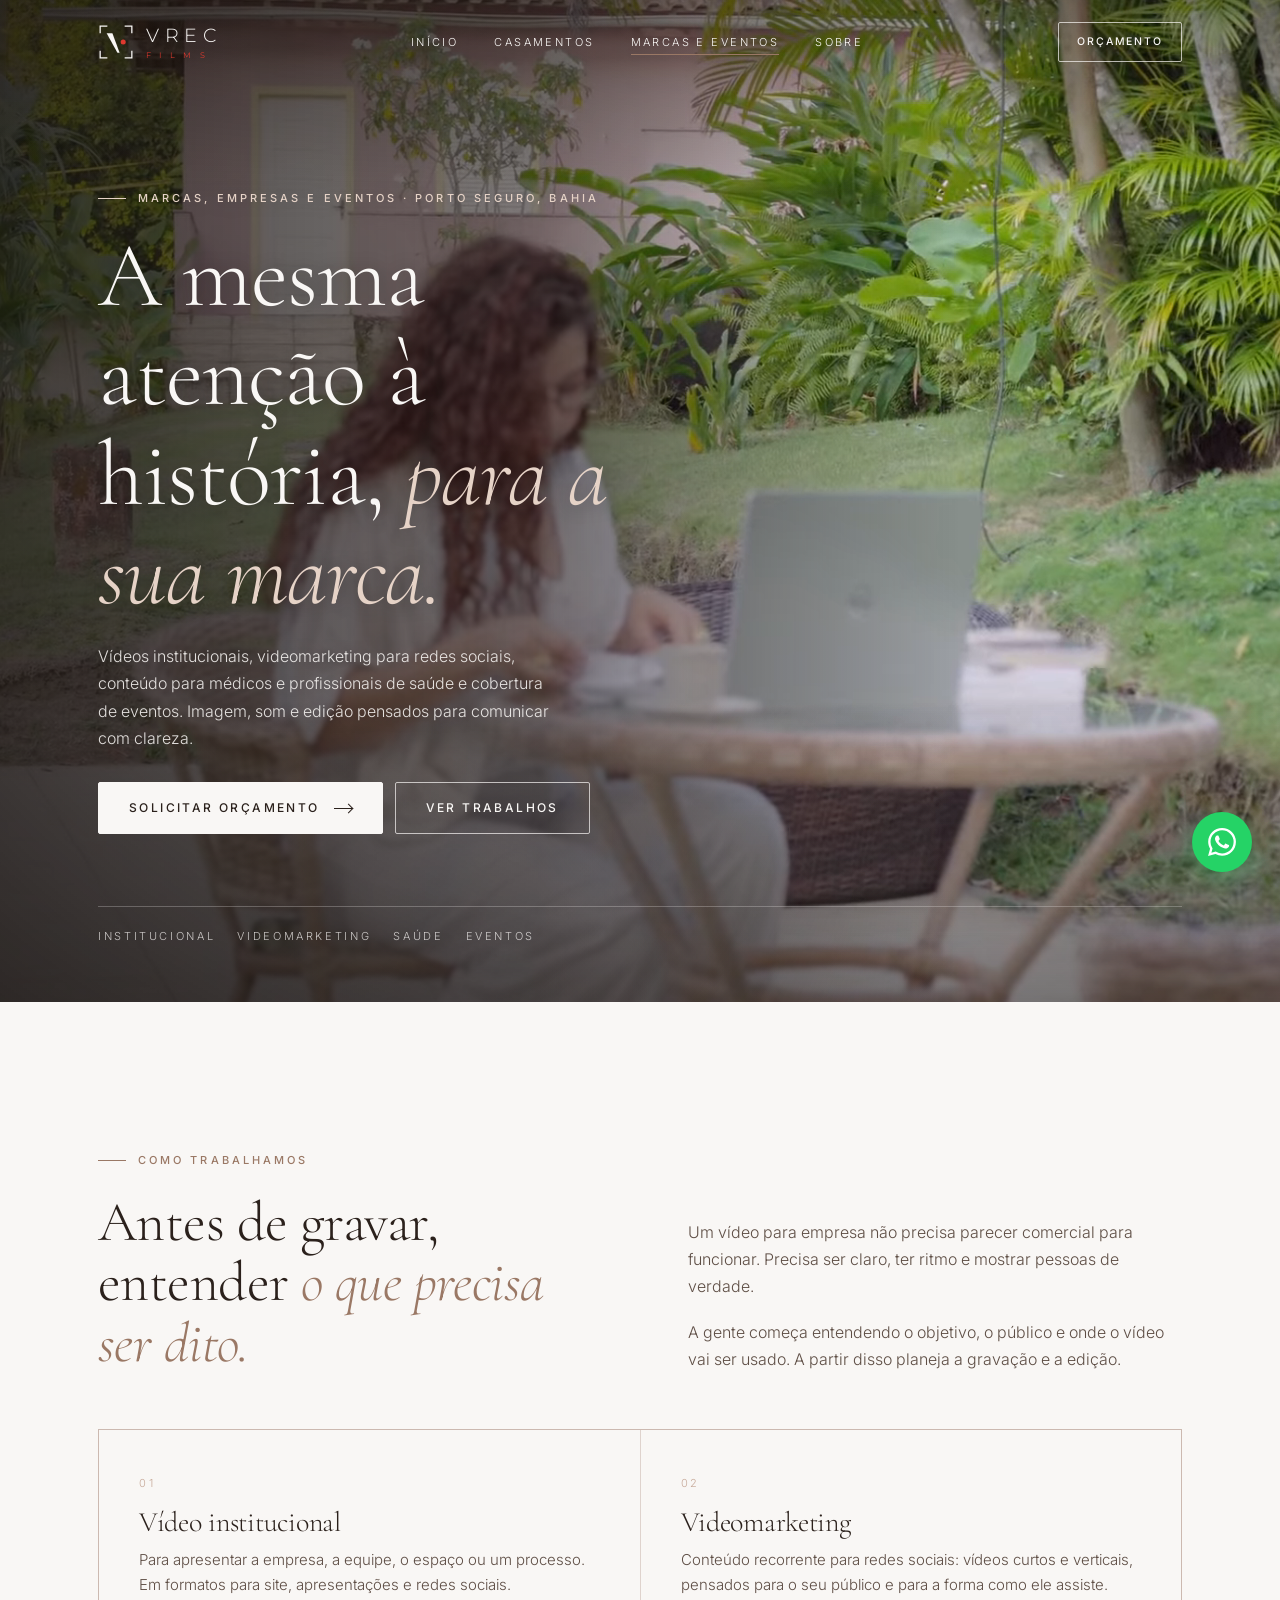
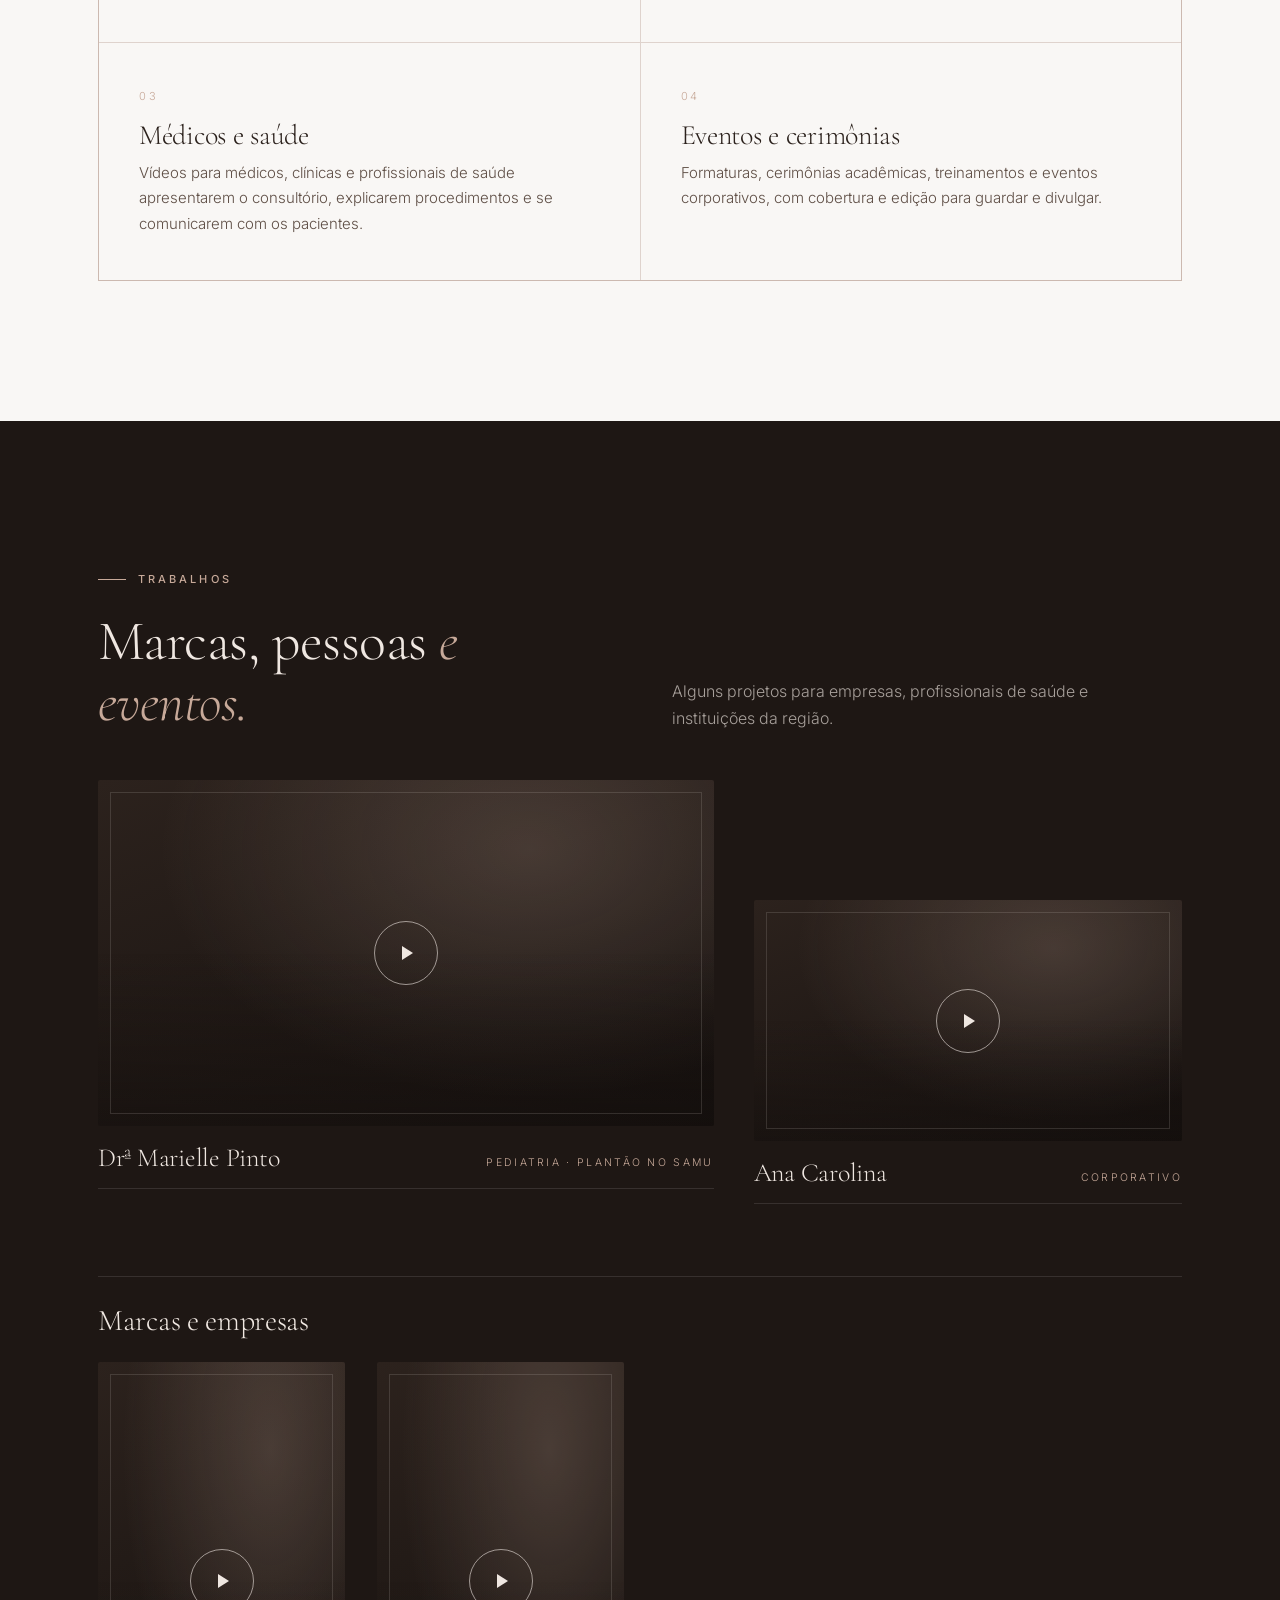
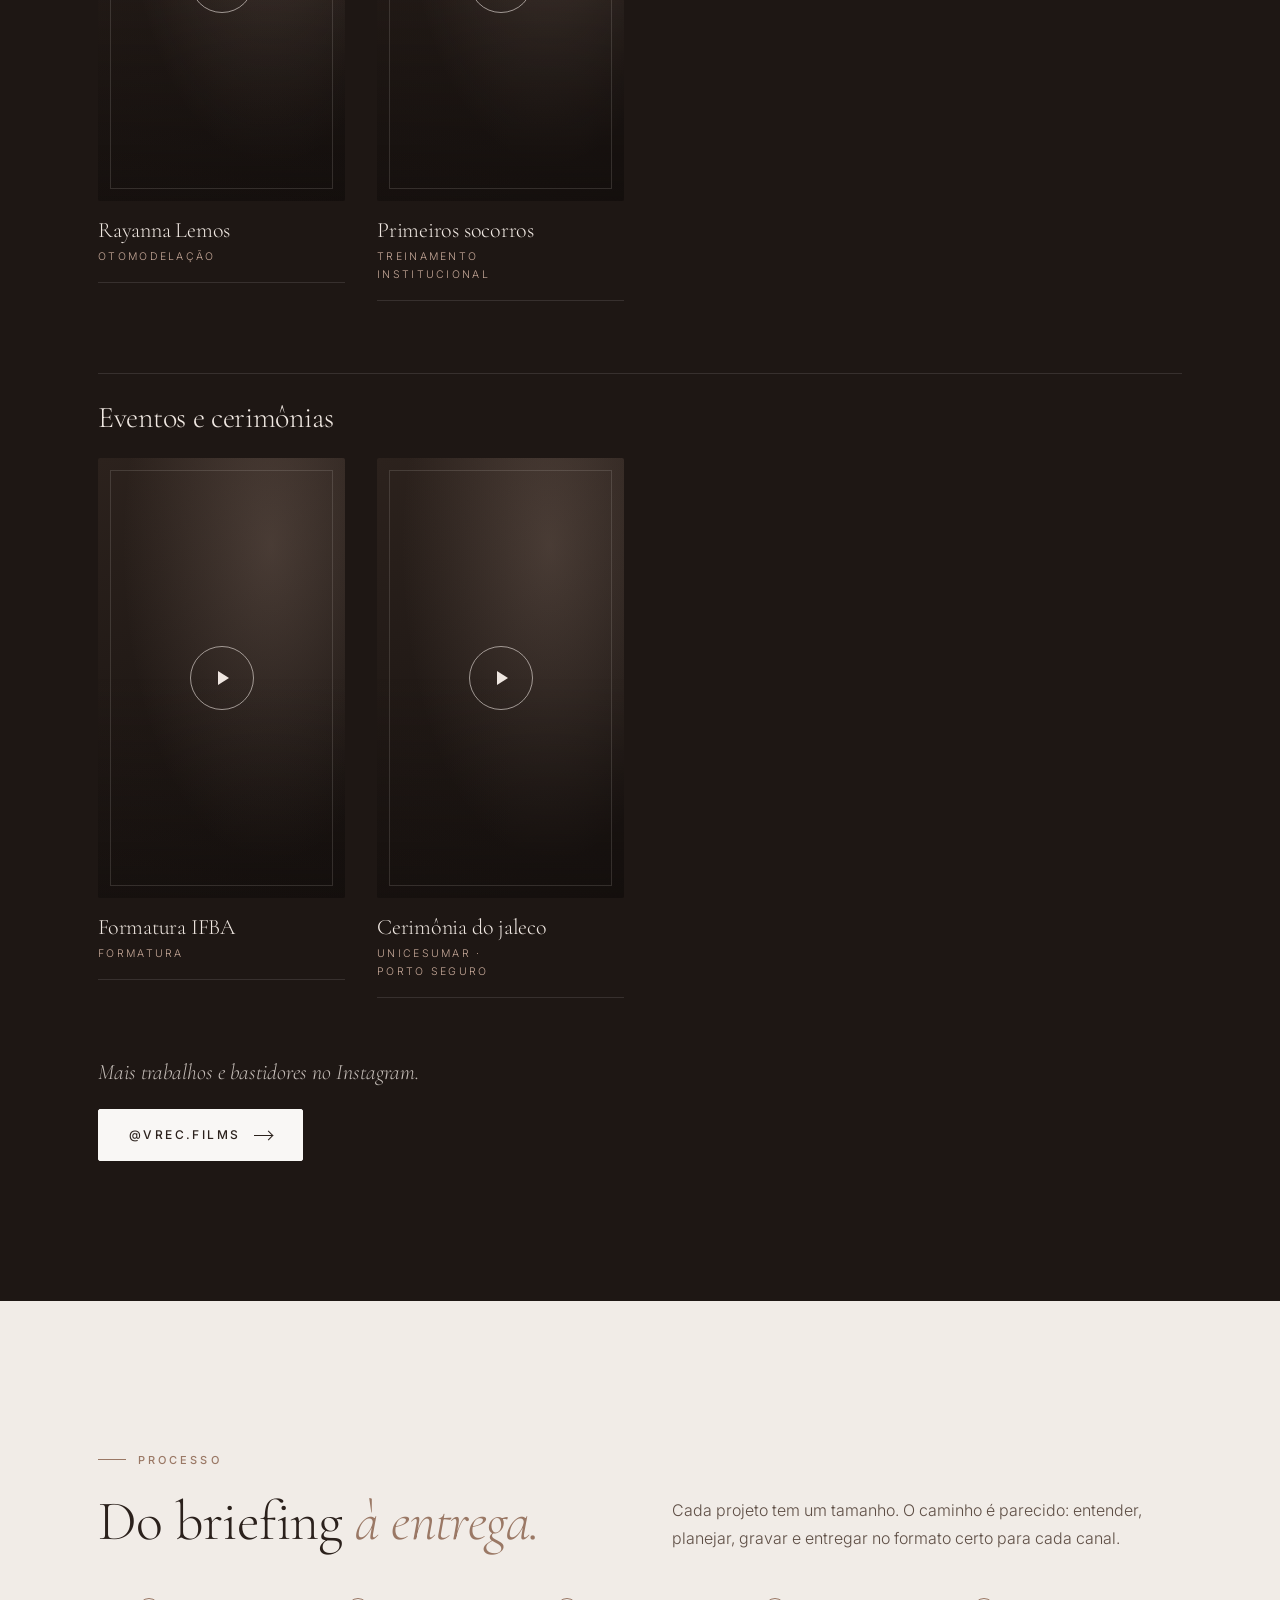
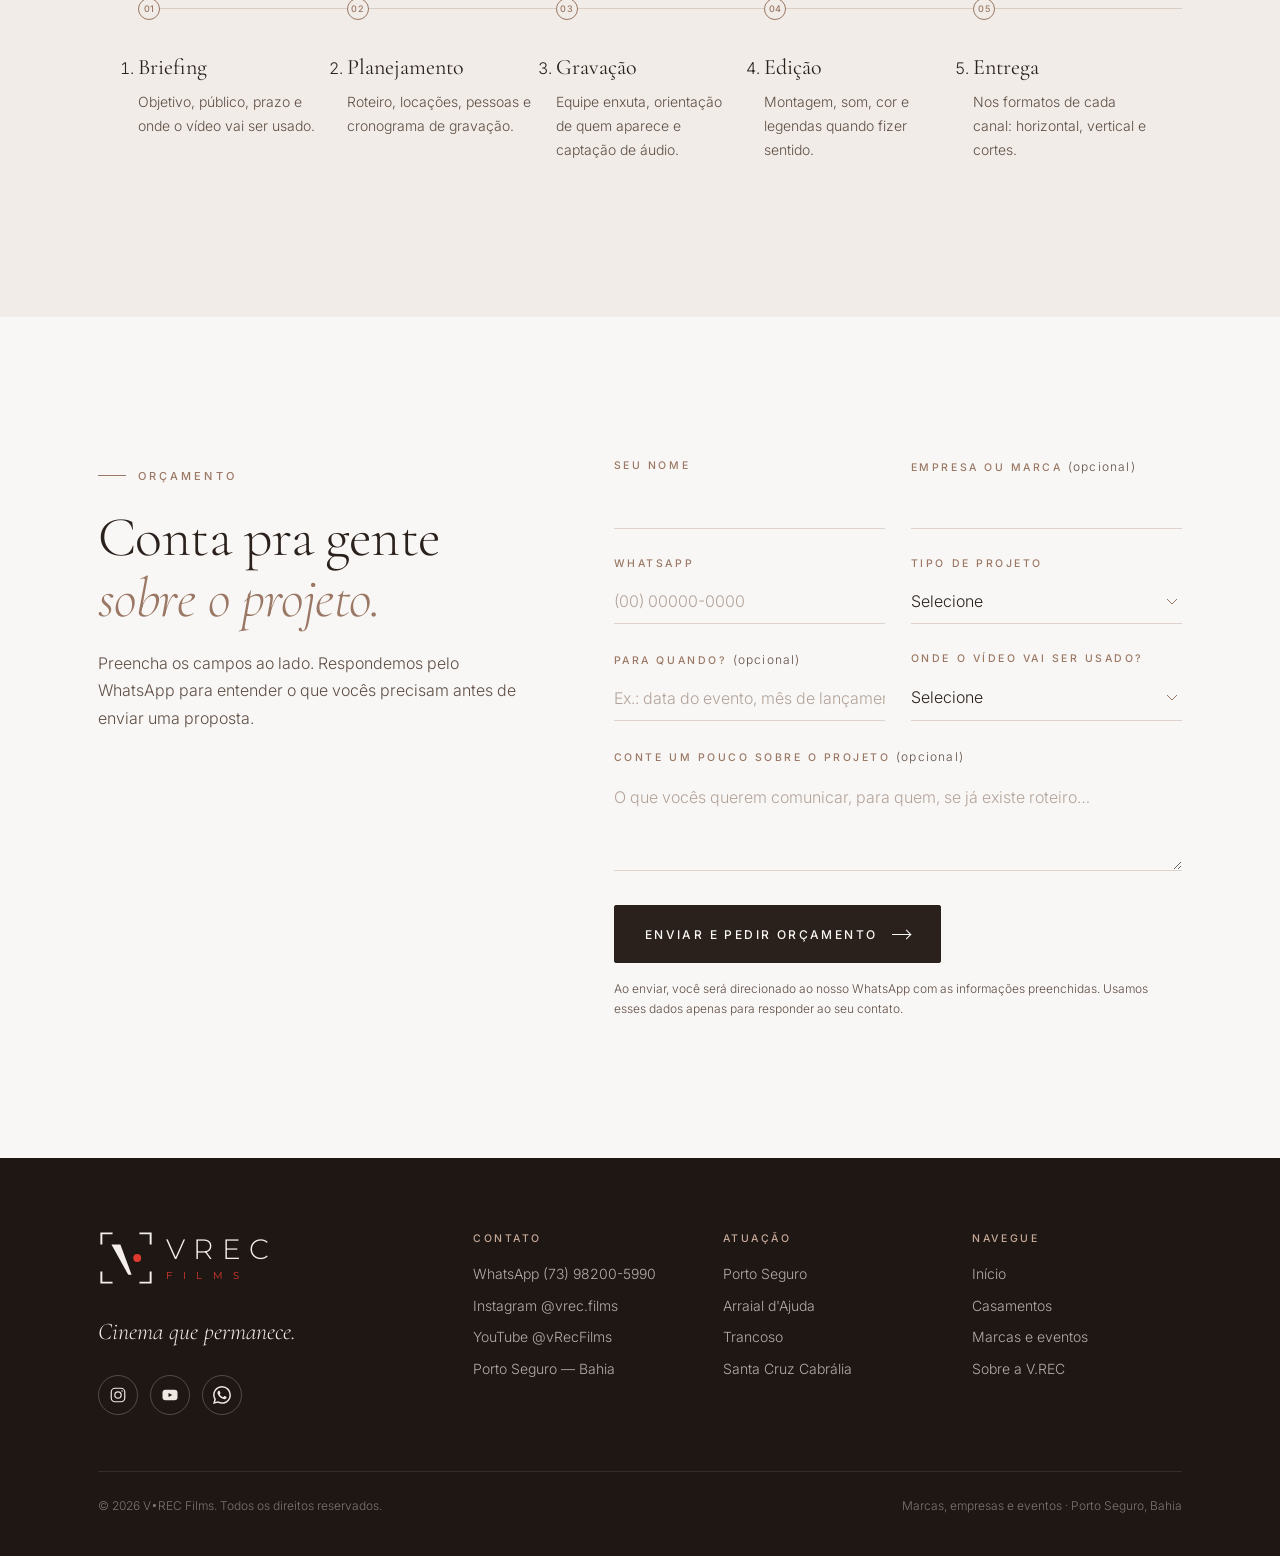
<file: marcas-e-eventos/index.html>
<!doctype html>
<html lang="pt-BR">
<head>
<!-- Google tag (gtag.js) -->
<script async src="https://www.googletagmanager.com/gtag/js?id=G-V0DM7WBSSV"></script>
<script>
  window.dataLayer = window.dataLayer || [];
  function gtag(){dataLayer.push(arguments);}
  gtag('js', new Date());
  gtag('config', 'G-V0DM7WBSSV');
</script>

<meta charset="utf-8">
<meta name="viewport" content="width=device-width, initial-scale=1">
<title>Vídeo para empresas e eventos em Porto Seguro | V.REC Films</title>
<meta name="description" content="Produtora de vídeo em Porto Seguro: vídeos institucionais, Reels e conteúdo para redes sociais, vídeos para profissionais de saúde, eventos e formaturas.">
<meta property="og:title" content="Vídeo para empresas e eventos em Porto Seguro | V.REC Films">
<meta property="og:description" content="Produtora de vídeo em Porto Seguro: vídeos institucionais, Reels e conteúdo para redes sociais, vídeos para profissionais de saúde, eventos e formaturas.">
<meta property="og:type" content="website">
<meta property="og:site_name" content="V•REC Films">
<meta property="og:locale" content="pt_BR">
<meta property="og:image" content="https://vrecfilms.com.br/vrec-og.jpg">
<meta property="og:image:type" content="image/jpeg">
<meta property="og:image:width" content="1200">
<meta property="og:image:height" content="630">
<meta property="og:image:alt" content="V•REC Films">
<meta name="twitter:card" content="summary_large_image">
<meta name="twitter:image" content="https://vrecfilms.com.br/vrec-og.jpg">
<link rel="canonical" href="https://vrecfilms.com.br/marcas-e-eventos/">
<meta property="og:url" content="https://vrecfilms.com.br/marcas-e-eventos/">
<meta name="theme-color" content="#F9F7F5">
<meta name="referrer" content="strict-origin-when-cross-origin">
<link rel="preconnect" href="https://fonts.googleapis.com">
<link rel="preconnect" href="https://fonts.gstatic.com" crossorigin>
<link href="https://fonts.googleapis.com/css2?family=Cormorant+Garamond:ital,wght@0,300;0,400;0,500;1,300;1,400&family=Inter:wght@300;400;500&family=Montserrat:wght@300;400&display=swap" rel="stylesheet">
<link rel="icon" type="image/svg+xml" href="data:image/svg+xml;utf8,<svg xmlns='http://www.w3.org/2000/svg' viewBox='0 0 100 100'><rect width='100' height='100' fill='%23111'/><g fill='none' stroke='%23fff' stroke-width='4'><path d='M10 28V10h18M72 10h18v18M10 72v18h18M72 90h18V72'/></g><polygon points='26,26 42,26 60,78 54,78' fill='%23fff'/><circle cx='70' cy='50' r='7' fill='%23E0392F'/></svg>">
<link rel="stylesheet" href="../assets/vrec.css">
</head>
<body>

<header class="header" id="top">
  <div class="wrap header__in">
    <a href="../index.html" class="brand" aria-label="V•REC Films — página inicial"><svg class="brand__mark" viewBox="0 0 100 100" aria-hidden="true"><g fill="none" stroke="currentColor" stroke-width="3.5"><path d="M6 26V6h20M74 6h20v20M6 74v20h20M74 94h20V74"/></g><polygon points="24,26 40,26 60,80 54,80" fill="currentColor"/><circle class="rec-dot" cx="70" cy="50" r="7"/></svg><span class="brand__type"><span class="brand__name">VREC</span><span class="brand__sub">FILMS</span></span></a>
    <nav class="nav" id="nav" aria-label="Principal">
      <a href="../index.html">Início</a>
      <a href="../casamentos/index.html">Casamentos</a>
      <a href="../marcas-e-eventos/index.html" class="is-active" aria-current="page">Marcas e eventos</a>
      <a href="../sobre/index.html">Sobre</a>
    </nav>
    <div class="header__right">
      <a href="#contato" class="btn btn--ghost">Orçamento</a>
      <button class="nav-toggle" type="button" aria-label="Abrir menu" aria-controls="nav" aria-expanded="false"><span></span></button>
    </div>
  </div>
</header>

<main>

<section class="hero" aria-labelledby="hero-title">
  <div class="hero__media" aria-hidden="true">
    <video data-autoplay autoplay muted loop playsinline preload="auto" poster="../assets/vrec-marcas-hero-capa.jpg">
      <source src="../assets/vrec-marcas-hero.mp4" type="video/mp4">
      <source src="../assets/vrec-marcas-hero.webm" type="video/webm">
    </video>
  </div>
  <div class="wrap hero__content">
    <span class="eyebrow reveal">Marcas, empresas e eventos · Porto Seguro, Bahia</span>
    <h1 id="hero-title" class="reveal">A mesma atenção à história, <em>para a sua marca.</em></h1>
    <p class="hero__sub reveal">Vídeos institucionais, videomarketing para redes sociais, conteúdo para médicos e profissionais de saúde e cobertura de eventos. Imagem, som e edição pensados para comunicar com clareza.</p>
    <div class="hero__actions reveal">
      <a href="#contato" class="btn btn--light">Solicitar orçamento <span class="arrow" aria-hidden="true"></span></a>
      <a href="#trabalhos" class="btn btn--outline-light">Ver trabalhos</a>
    </div>
    <div class="hero__meta reveal" aria-label="Serviços">
      <span>Institucional</span><span>Videomarketing</span><span>Saúde</span><span>Eventos</span>
    </div>
  </div>
</section>

<section class="section" id="servicos" aria-labelledby="serv-title">
  <div class="wrap">
    <div class="intro">
      <div>
        <span class="eyebrow reveal">Como trabalhamos</span>
        <h2 id="serv-title" class="reveal" style="margin-top:22px">Antes de gravar, entender <em>o que precisa ser dito.</em></h2>
      </div>
      <div class="reveal">
        <p>Um vídeo para empresa não precisa parecer comercial para funcionar. Precisa ser claro, ter ritmo e mostrar pessoas de verdade.</p>
        <p style="margin-top:18px">A gente começa entendendo o objetivo, o público e onde o vídeo vai ser usado. A partir disso planeja a gravação e a edição.</p>
      </div>
    </div>

    <div class="services reveal">
      <div class="service"><span>01</span><h3>Vídeo institucional</h3><p>Para apresentar a empresa, a equipe, o espaço ou um processo. Em formatos para site, apresentações e redes sociais.</p></div>
      <div class="service"><span>02</span><h3>Videomarketing</h3><p>Conteúdo recorrente para redes sociais: vídeos curtos e verticais, pensados para o seu público e para a forma como ele assiste.</p></div>
      <div class="service"><span>03</span><h3>Médicos e saúde</h3><p>Vídeos para médicos, clínicas e profissionais de saúde apresentarem o consultório, explicarem procedimentos e se comunicarem com os pacientes.</p></div>
      <div class="service"><span>04</span><h3>Eventos e cerimônias</h3><p>Formaturas, cerimônias acadêmicas, treinamentos e eventos corporativos, com cobertura e edição para guardar e divulgar.</p></div>
    </div>
  </div>
</section>

<section class="section work" id="trabalhos" aria-labelledby="work-title">
  <div class="wrap">
    <div class="work__head">
      <div>
        <span class="eyebrow reveal">Trabalhos</span>
        <h2 id="work-title" class="reveal" style="margin-top:22px">Marcas, pessoas <em>e eventos.</em></h2>
      </div>
      <p class="reveal">Alguns projetos para empresas, profissionais de saúde e instituições da região.</p>
    </div>

    <div class="films films--pair">
      <article class="film reveal" data-yt="DW2F9ZaGifU" data-kind="landscape" tabindex="0" role="button" aria-label="Assistir: Drª Marielle Pinto">
        <div class="film__frame">
          <img alt="" loading="lazy">
          <span class="film__play" aria-hidden="true"></span>
        </div>
        <div class="film__info">
          <h3 class="film__title">Drª Marielle Pinto</h3>
          <span class="film__type">Pediatria · Plantão no SAMU</span>
        </div>
      </article>
      <article class="film reveal" data-yt="f6p9o1okBO8" data-kind="landscape" tabindex="0" role="button" aria-label="Assistir: Ana Carolina">
        <div class="film__frame">
          <img alt="" loading="lazy">
          <span class="film__play" aria-hidden="true"></span>
        </div>
        <div class="film__info">
          <h3 class="film__title">Ana Carolina</h3>
          <span class="film__type">Corporativo</span>
        </div>
      </article>
    </div>

    <h3 class="group-title reveal">Marcas e empresas</h3>
    <div class="shorts">
      <article class="film reveal" data-yt="hsT5Jq8-f7c" data-kind="short" tabindex="0" role="button" aria-label="Assistir: Rayanna Lemos">
        <div class="film__frame">
          <img alt="" loading="lazy">
          <span class="film__play" aria-hidden="true"></span>
        </div>
        <div class="film__info">
          <h3 class="film__title">Rayanna Lemos</h3>
          <span class="film__type">Otomodelação</span>
        </div>
      </article>
      <article class="film reveal" data-yt="fJm7i23OQAU" data-kind="short" tabindex="0" role="button" aria-label="Assistir: Primeiros socorros">
        <div class="film__frame">
          <img alt="" loading="lazy">
          <span class="film__play" aria-hidden="true"></span>
        </div>
        <div class="film__info">
          <h3 class="film__title">Primeiros socorros</h3>
          <span class="film__type">Treinamento institucional</span>
        </div>
      </article>
    </div>

    <h3 class="group-title reveal">Eventos e cerimônias</h3>
    <div class="shorts">
      <article class="film reveal" data-yt="9JOcViI_qGM" data-kind="short" tabindex="0" role="button" aria-label="Assistir: Formatura IFBA">
        <div class="film__frame">
          <img alt="" loading="lazy">
          <span class="film__play" aria-hidden="true"></span>
        </div>
        <div class="film__info">
          <h3 class="film__title">Formatura IFBA</h3>
          <span class="film__type">Formatura</span>
        </div>
      </article>
      <article class="film reveal" data-yt="G1qHeQOxIPw" data-kind="short" tabindex="0" role="button" aria-label="Assistir: Cerimônia do jaleco">
        <div class="film__frame">
          <img alt="" loading="lazy">
          <span class="film__play" aria-hidden="true"></span>
        </div>
        <div class="film__info">
          <h3 class="film__title">Cerimônia do jaleco</h3>
          <span class="film__type">Unicesumar · Porto Seguro</span>
        </div>
      </article>
    </div>

    <div class="work__foot reveal">
      <p>Mais trabalhos e bastidores no Instagram.</p>
      <a class="btn btn--light" href="https://www.instagram.com/vrec.films/" target="_blank" rel="noopener">@vrec.films <span class="arrow" aria-hidden="true"></span></a>
    </div>
  </div>
</section>

<section class="section exp" aria-labelledby="proc-title">
  <div class="wrap">
    <div class="exp__head">
      <div>
        <span class="eyebrow reveal">Processo</span>
        <h2 id="proc-title" class="reveal" style="margin-top:22px">Do briefing <em>à entrega.</em></h2>
      </div>
      <p class="reveal">Cada projeto tem um tamanho. O caminho é parecido: entender, planejar, gravar e entregar no formato certo para cada canal.</p>
    </div>
    <ol class="steps" aria-label="Etapas do projeto" style="margin-top:0">
      <li class="step reveal"><h4>Briefing</h4><p>Objetivo, público, prazo e onde o vídeo vai ser usado.</p></li>
      <li class="step reveal"><h4>Planejamento</h4><p>Roteiro, locações, pessoas e cronograma de gravação.</p></li>
      <li class="step reveal"><h4>Gravação</h4><p>Equipe enxuta, orientação de quem aparece e captação de áudio.</p></li>
      <li class="step reveal"><h4>Edição</h4><p>Montagem, som, cor e legendas quando fizer sentido.</p></li>
      <li class="step reveal"><h4>Entrega</h4><p>Nos formatos de cada canal: horizontal, vertical e cortes.</p></li>
    </ol>
  </div>
</section>

<section class="section contact" id="contato" aria-labelledby="contact-title">
  <div class="wrap contact__grid">
    <div class="contact__intro">
      <span class="eyebrow reveal">Orçamento</span>
      <h2 id="contact-title" class="reveal" style="margin-top:22px">Conta pra gente <em>sobre o projeto.</em></h2>
      <p class="reveal">Preencha os campos ao lado. Respondemos pelo WhatsApp para entender o que vocês precisam antes de enviar uma proposta.</p>
    </div>
    <div>
      <form class="form reveal" data-wa-form="Vim pela página de marcas e eventos." novalidate>
        <div class="form__row">
          <div class="field">
            <label for="m-name">Seu nome</label>
            <input id="m-name" name="nome" type="text" autocomplete="name" required>
            <span class="err">Conta pra gente seu nome.</span>
          </div>
          <div class="field">
            <label for="m-company">Empresa ou marca <small>(opcional)</small></label>
            <input id="m-company" name="empresa" type="text" autocomplete="organization">
          </div>
        </div>
        <div class="form__row">
          <div class="field">
            <label for="m-phone">WhatsApp</label>
            <input id="m-phone" name="whatsapp" type="tel" inputmode="tel" autocomplete="tel" placeholder="(00) 00000-0000" required>
            <span class="err">Informe um número com DDD.</span>
          </div>
          <div class="field">
            <label for="m-type">Tipo de projeto</label>
            <select id="m-type" name="tipo" required>
              <option value="" selected disabled>Selecione</option>
              <option>Vídeo institucional</option>
              <option>Videomarketing / conteúdo para redes</option>
              <option>Conteúdo para médicos e saúde</option>
              <option>Evento ou formatura</option>
              <option>Outro</option>
            </select>
            <span class="err">Escolha o tipo de projeto.</span>
          </div>
        </div>
        <div class="form__row">
          <div class="field">
            <label for="m-when">Para quando? <small>(opcional)</small></label>
            <input id="m-when" name="prazo" type="text" placeholder="Ex.: data do evento, mês de lançamento">
          </div>
          <div class="field">
            <label for="m-where">Onde o vídeo vai ser usado?</label>
            <select id="m-where" name="uso">
              <option value="" selected disabled>Selecione</option>
              <option>Instagram e redes sociais</option>
              <option>Site</option>
              <option>Anúncios</option>
              <option>Apresentação ou uso interno</option>
              <option>Registro do evento</option>
              <option>Ainda não sei</option>
            </select>
          </div>
        </div>
        <div class="field">
          <label for="m-msg">Conte um pouco sobre o projeto <small>(opcional)</small></label>
          <textarea id="m-msg" name="mensagem" placeholder="O que vocês querem comunicar, para quem, se já existe roteiro…"></textarea>
        </div>
        <div class="form__submit">
          <button type="submit" class="btn">Enviar e pedir orçamento <span class="arrow" aria-hidden="true"></span></button>
          <p class="form__legal">Ao enviar, você será direcionado ao nosso WhatsApp com as informações preenchidas. Usamos esses dados apenas para responder ao seu contato.</p>
        </div>
      </form>
      <div class="form__ok" role="status" aria-live="polite">
        Obrigado. Abrimos o WhatsApp com a mensagem pronta.
        <small>Se a janela não abriu, fale com a gente pelo Instagram @vrec.films.</small>
      </div>
    </div>
  </div>
</section>

</main>

<footer class="footer">
  <div class="wrap">
    <div class="footer__grid">
      <div>
        <a href="../index.html" class="brand brand--lg" aria-label="V•REC Films — página inicial"><svg class="brand__mark" viewBox="0 0 100 100" aria-hidden="true"><g fill="none" stroke="currentColor" stroke-width="3.5"><path d="M6 26V6h20M74 6h20v20M6 74v20h20M74 94h20V74"/></g><polygon points="24,26 40,26 60,80 54,80" fill="currentColor"/><circle class="rec-dot" cx="70" cy="50" r="7"/></svg><span class="brand__type"><span class="brand__name">VREC</span><span class="brand__sub">FILMS</span></span></a>
        <p class="footer__tag">Cinema que permanece.</p>
        <div class="social" aria-label="Redes sociais"><a href="https://www.instagram.com/vrec.films/" target="_blank" rel="noopener" aria-label="Instagram da V.REC Films"><svg viewBox="0 0 24 24" fill="none" stroke="currentColor" stroke-width="1.6" aria-hidden="true"><rect x="3" y="3" width="18" height="18" rx="5"/><circle cx="12" cy="12" r="4.2"/><circle cx="17.4" cy="6.6" r="1" fill="currentColor" stroke="none"/></svg></a><a href="https://www.youtube.com/@vRecFilms" target="_blank" rel="noopener" aria-label="Canal da V.REC Films no YouTube"><svg viewBox="0 0 24 24" aria-hidden="true"><rect x="2" y="5" width="20" height="14" rx="4" fill="currentColor"/><path d="M10 9.2v5.6l5-2.8z" fill="var(--dark)"/></svg></a><a href="#" data-wa="Olá, estava visitando seu site e me interessei pelo seu trabalho." aria-label="WhatsApp da V.REC Films"><svg viewBox="0 0 24 24" aria-hidden="true"><path fill="currentColor" d="M17.472 14.382c-.297-.149-1.758-.867-2.03-.967-.273-.099-.471-.148-.67.15-.197.297-.767.966-.94 1.164-.173.199-.347.223-.644.075-.297-.15-1.255-.463-2.39-1.475-.883-.788-1.48-1.761-1.653-2.059-.173-.297-.018-.458.13-.606.134-.133.298-.347.446-.52.149-.174.198-.298.298-.497.099-.198.05-.371-.025-.52-.075-.149-.669-1.612-.916-2.207-.242-.579-.487-.5-.669-.51-.173-.008-.371-.01-.57-.01-.198 0-.52.074-.792.372-.272.297-1.04 1.016-1.04 2.479 0 1.462 1.065 2.875 1.213 3.074.149.198 2.096 3.2 5.077 4.487.709.306 1.262.489 1.694.625.712.227 1.36.195 1.871.118.571-.085 1.758-.719 2.006-1.413.248-.694.248-1.289.173-1.413-.074-.124-.272-.198-.57-.347m-5.421 7.403h-.004a9.87 9.87 0 0 1-5.031-1.378l-.361-.214-3.741.982.998-3.648-.235-.374a9.86 9.86 0 0 1-1.51-5.26c.001-5.45 4.436-9.884 9.888-9.884 2.64 0 5.122 1.03 6.988 2.898a9.825 9.825 0 0 1 2.893 6.994c-.003 5.45-4.437 9.884-9.885 9.884m8.413-18.297A11.815 11.815 0 0 0 12.05 0C5.495 0 .16 5.335.157 11.892c0 2.096.547 4.142 1.588 5.945L.057 24l6.305-1.654a11.882 11.882 0 0 0 5.683 1.448h.005c6.554 0 11.89-5.335 11.893-11.893a11.821 11.821 0 0 0-3.48-8.413z"/></svg></a></div>
      </div>
      <div>
        <h5>Contato</h5>
        <ul>
          <li><a href="#" data-wa="Olá, estava visitando seu site e me interessei pelo seu trabalho.">WhatsApp (73) 98200-5990</a></li>
          <li><a href="https://www.instagram.com/vrec.films/" target="_blank" rel="noopener">Instagram @vrec.films</a></li>
          <li><a href="https://www.youtube.com/@vRecFilms" target="_blank" rel="noopener">YouTube @vRecFilms</a></li>
          <li>Porto Seguro — Bahia</li>
        </ul>
      </div>
      <div>
        <h5>Atuação</h5>
        <ul>
          <li>Porto Seguro</li>
          <li>Arraial d'Ajuda</li>
          <li>Trancoso</li>
          <li>Santa Cruz Cabrália</li>
        </ul>
      </div>
      <div>
        <h5>Navegue</h5>
        <ul>
          <li><a href="../index.html">Início</a></li>
          <li><a href="../casamentos/index.html">Casamentos</a></li>
          <li><a href="../marcas-e-eventos/index.html">Marcas e eventos</a></li>
          <li><a href="../sobre/index.html">Sobre a V.REC</a></li>
        </ul>
      </div>
    </div>
    <div class="footer__bottom">
      <span>© <span data-year></span> V•REC Films. Todos os direitos reservados.</span>
      <span>Marcas, empresas e eventos · Porto Seguro, Bahia</span>
    </div>
  </div>
</footer>
<div class="wa-float"><div class="wa-bubble" role="status"><a href="#" data-wa="Olá, estava visitando seu site e me interessei pelo seu trabalho.">Olá, em que podemos ajudar?</a><button type="button" aria-label="Fechar mensagem">&times;</button></div><a class="wa-btn" href="#" data-wa="Olá, estava visitando seu site e me interessei pelo seu trabalho." aria-label="Conversar no WhatsApp"><svg viewBox="0 0 24 24" aria-hidden="true"><path fill="currentColor" d="M17.472 14.382c-.297-.149-1.758-.867-2.03-.967-.273-.099-.471-.148-.67.15-.197.297-.767.966-.94 1.164-.173.199-.347.223-.644.075-.297-.15-1.255-.463-2.39-1.475-.883-.788-1.48-1.761-1.653-2.059-.173-.297-.018-.458.13-.606.134-.133.298-.347.446-.52.149-.174.198-.298.298-.497.099-.198.05-.371-.025-.52-.075-.149-.669-1.612-.916-2.207-.242-.579-.487-.5-.669-.51-.173-.008-.371-.01-.57-.01-.198 0-.52.074-.792.372-.272.297-1.04 1.016-1.04 2.479 0 1.462 1.065 2.875 1.213 3.074.149.198 2.096 3.2 5.077 4.487.709.306 1.262.489 1.694.625.712.227 1.36.195 1.871.118.571-.085 1.758-.719 2.006-1.413.248-.694.248-1.289.173-1.413-.074-.124-.272-.198-.57-.347m-5.421 7.403h-.004a9.87 9.87 0 0 1-5.031-1.378l-.361-.214-3.741.982.998-3.648-.235-.374a9.86 9.86 0 0 1-1.51-5.26c.001-5.45 4.436-9.884 9.888-9.884 2.64 0 5.122 1.03 6.988 2.898a9.825 9.825 0 0 1 2.893 6.994c-.003 5.45-4.437 9.884-9.885 9.884m8.413-18.297A11.815 11.815 0 0 0 12.05 0C5.495 0 .16 5.335.157 11.892c0 2.096.547 4.142 1.588 5.945L.057 24l6.305-1.654a11.882 11.882 0 0 0 5.683 1.448h.005c6.554 0 11.89-5.335 11.893-11.893a11.821 11.821 0 0 0-3.48-8.413z"/></svg></a></div>
<script src="../assets/vrec.js"></script>
</body>
</html>
</file>
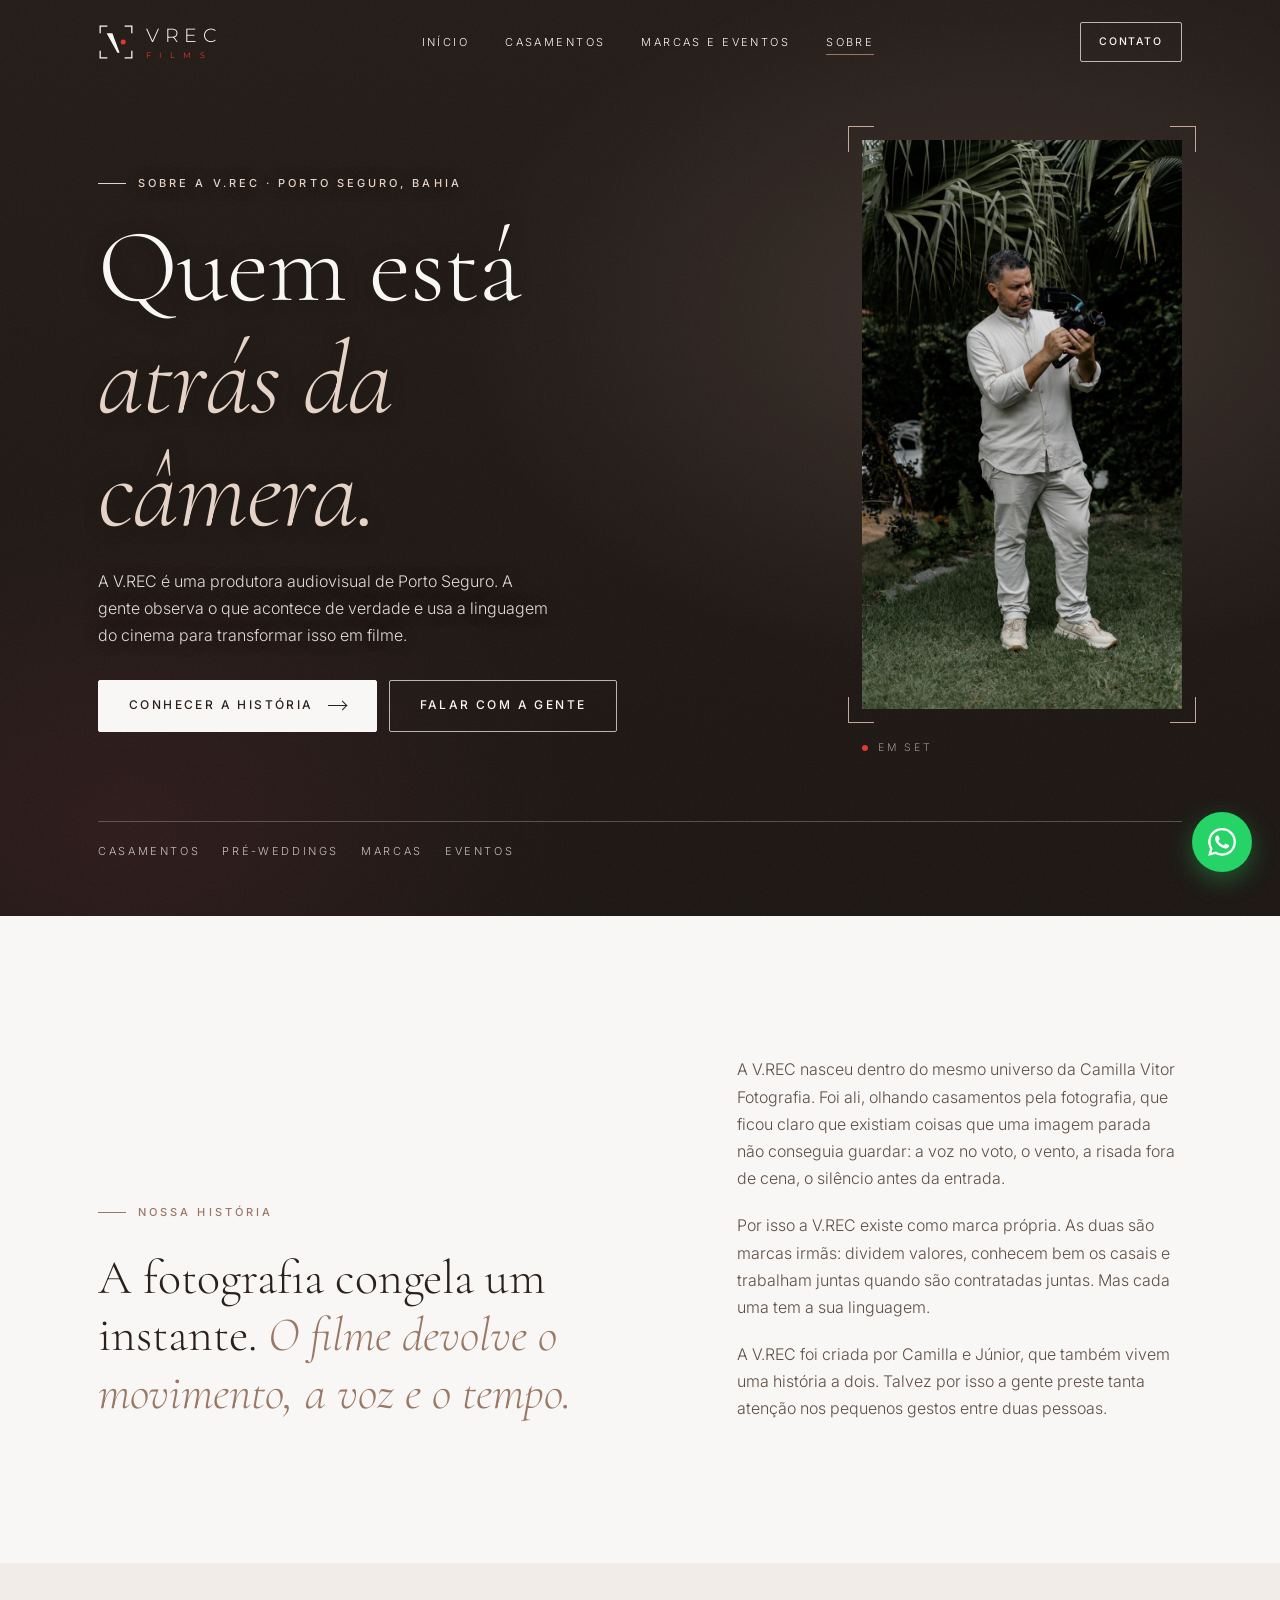
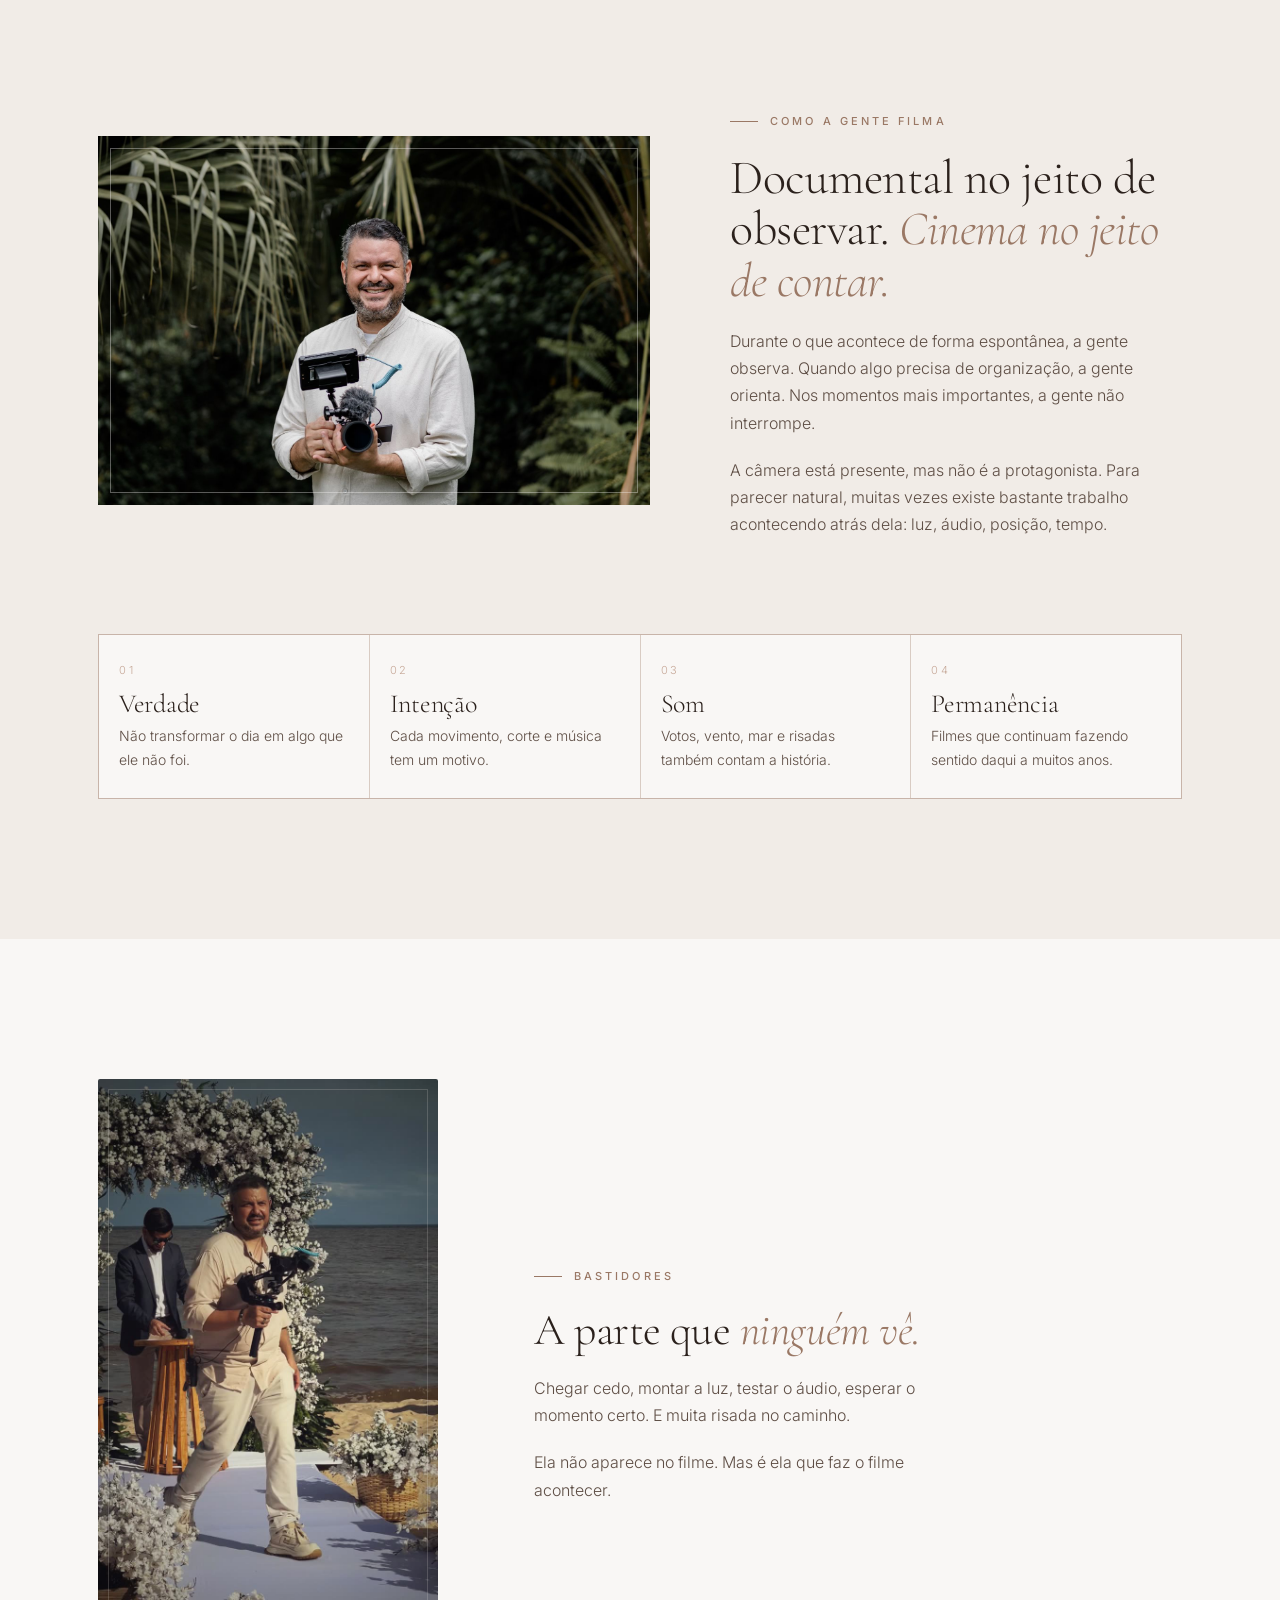
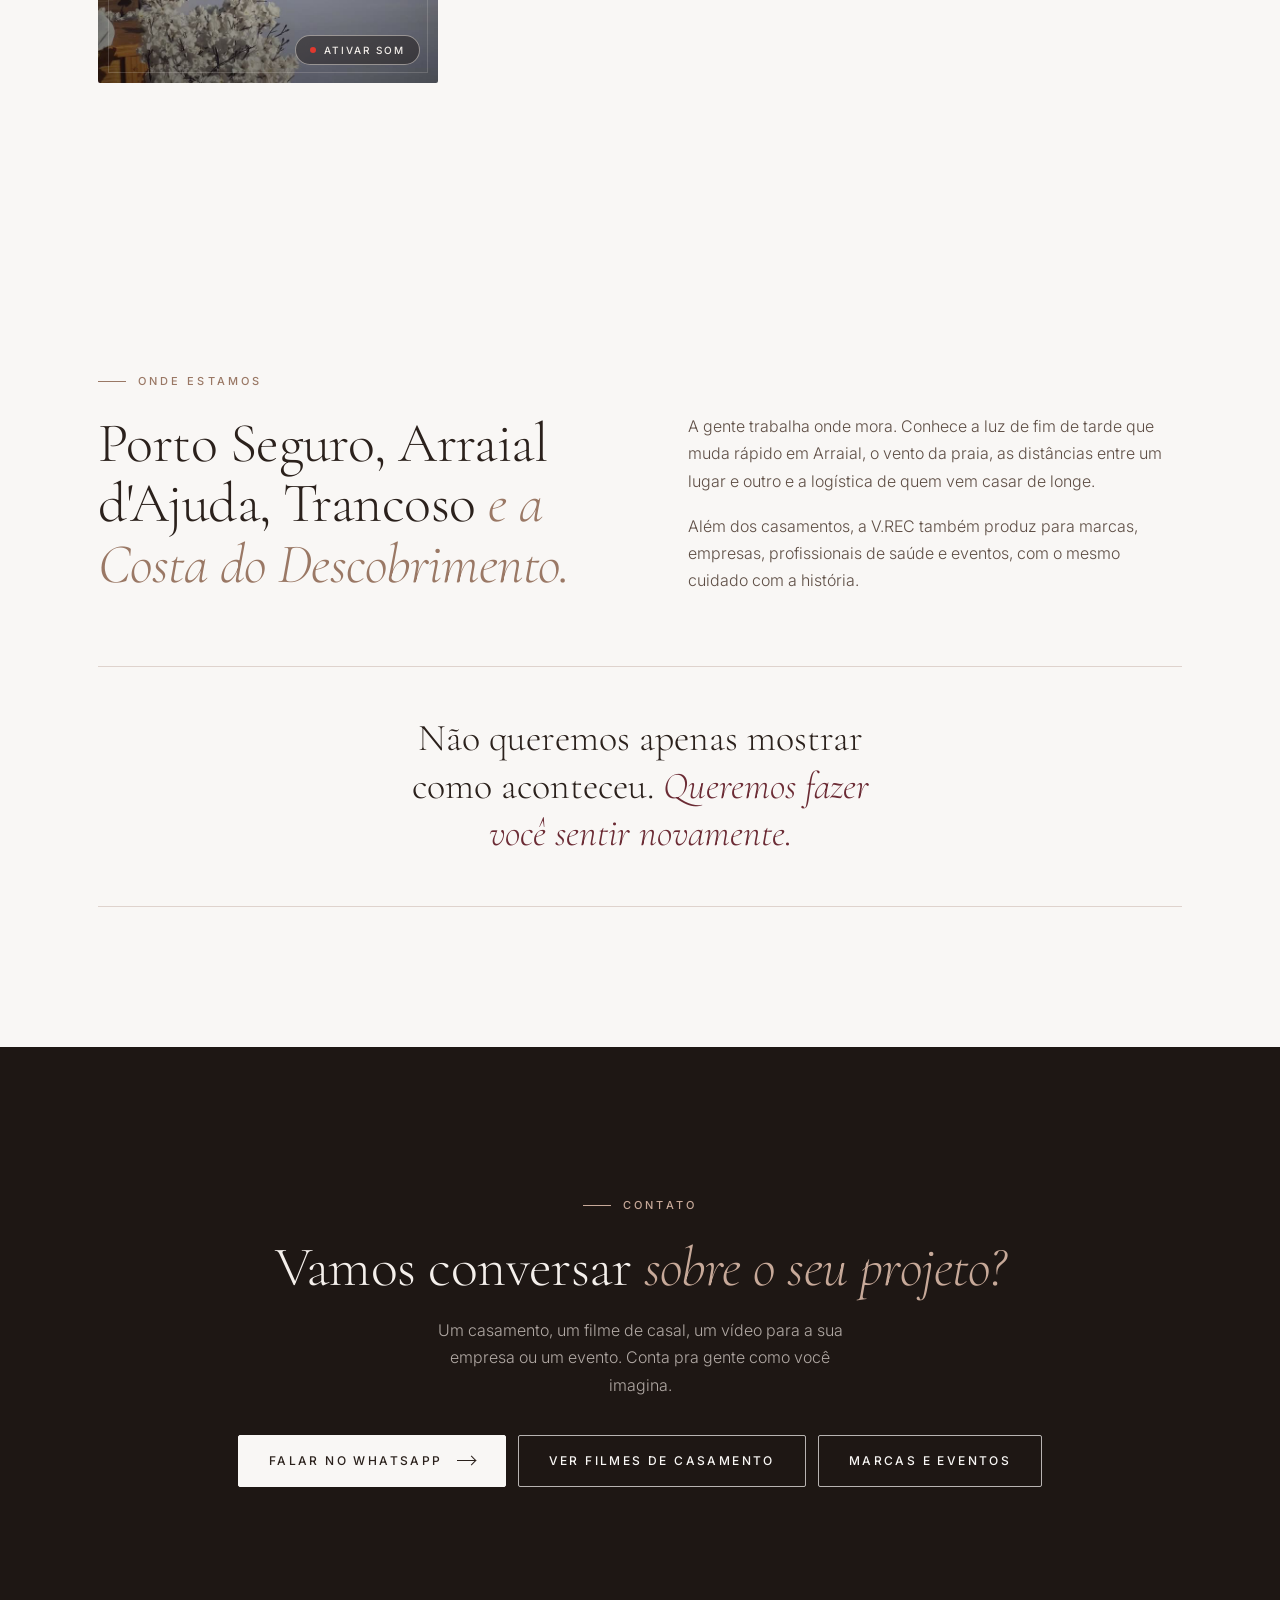
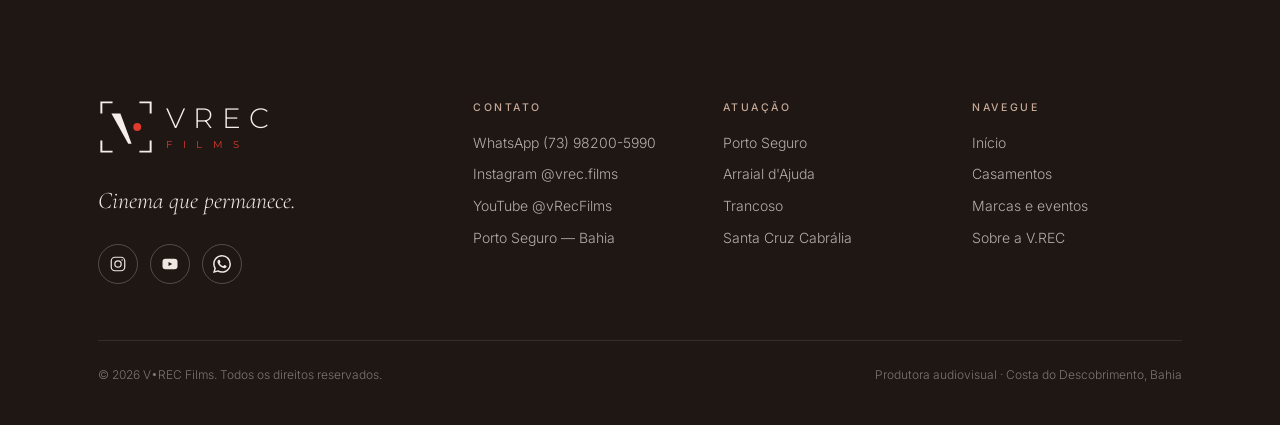
<file: sobre/index.html>
<!doctype html>
<html lang="pt-BR">
<head>
<!-- Google tag (gtag.js) -->
<script async src="https://www.googletagmanager.com/gtag/js?id=G-V0DM7WBSSV"></script>
<script>
  window.dataLayer = window.dataLayer || [];
  function gtag(){dataLayer.push(arguments);}
  gtag('js', new Date());
  gtag('config', 'G-V0DM7WBSSV');
</script>

<meta charset="utf-8">
<meta name="viewport" content="width=device-width, initial-scale=1">
<title>Sobre a V.REC Films | Videomaker e filmmaker em Porto Seguro</title>
<meta name="description" content="Conheça a V.REC Films, produtora de vídeo de Porto Seguro que une olhar documental e linguagem de cinema em filmes de casamento e vídeos para marcas.">
<meta property="og:title" content="Sobre a V.REC Films | Videomaker e filmmaker em Porto Seguro">
<meta property="og:description" content="Conheça a V.REC Films, produtora de vídeo de Porto Seguro que une olhar documental e linguagem de cinema em filmes de casamento e vídeos para marcas.">
<meta property="og:type" content="website">
<meta property="og:site_name" content="V•REC Films">
<meta property="og:locale" content="pt_BR">
<meta property="og:image" content="https://vrecfilms.com.br/vrec-og.jpg">
<meta property="og:image:type" content="image/jpeg">
<meta property="og:image:width" content="1200">
<meta property="og:image:height" content="630">
<meta property="og:image:alt" content="V•REC Films">
<meta name="twitter:card" content="summary_large_image">
<meta name="twitter:image" content="https://vrecfilms.com.br/vrec-og.jpg">
<link rel="canonical" href="https://vrecfilms.com.br/sobre/">
<meta property="og:url" content="https://vrecfilms.com.br/sobre/">
<meta name="theme-color" content="#F9F7F5">
<meta name="referrer" content="strict-origin-when-cross-origin">
<link rel="preconnect" href="https://fonts.googleapis.com">
<link rel="preconnect" href="https://fonts.gstatic.com" crossorigin>
<link href="https://fonts.googleapis.com/css2?family=Cormorant+Garamond:ital,wght@0,300;0,400;0,500;1,300;1,400&family=Inter:wght@300;400;500&family=Montserrat:wght@300;400&display=swap" rel="stylesheet">
<link rel="icon" type="image/svg+xml" href="data:image/svg+xml;utf8,<svg xmlns='http://www.w3.org/2000/svg' viewBox='0 0 100 100'><rect width='100' height='100' fill='%23111'/><g fill='none' stroke='%23fff' stroke-width='4'><path d='M10 28V10h18M72 10h18v18M10 72v18h18M72 90h18V72'/></g><polygon points='26,26 42,26 60,78 54,78' fill='%23fff'/><circle cx='70' cy='50' r='7' fill='%23E0392F'/></svg>">
<link rel="stylesheet" href="../assets/vrec.css">
</head>
<body>

<header class="header" id="top">
  <div class="wrap header__in">
    <a href="../index.html" class="brand" aria-label="V•REC Films — página inicial"><svg class="brand__mark" viewBox="0 0 100 100" aria-hidden="true"><g fill="none" stroke="currentColor" stroke-width="3.5"><path d="M6 26V6h20M74 6h20v20M6 74v20h20M74 94h20V74"/></g><polygon points="24,26 40,26 60,80 54,80" fill="currentColor"/><circle class="rec-dot" cx="70" cy="50" r="7"/></svg><span class="brand__type"><span class="brand__name">VREC</span><span class="brand__sub">FILMS</span></span></a>
    <nav class="nav" id="nav" aria-label="Principal">
      <a href="../index.html">Início</a>
      <a href="../casamentos/index.html">Casamentos</a>
      <a href="../marcas-e-eventos/index.html">Marcas e eventos</a>
      <a href="../sobre/index.html" class="is-active" aria-current="page">Sobre</a>
    </nav>
    <div class="header__right">
      <a href="#contato" class="btn btn--ghost">Contato</a>
      <button class="nav-toggle" type="button" aria-label="Abrir menu" aria-controls="nav" aria-expanded="false"><span></span></button>
    </div>
  </div>
</header>

<main>

<section class="hero hero--brand" aria-labelledby="hero-title">
  <div class="hero__bg" aria-hidden="true"></div>
  <div class="wrap hero__split">
    <div class="hero__content">
      <span class="eyebrow reveal">Sobre a V.REC · Porto Seguro, Bahia</span>
      <h1 id="hero-title" class="reveal">Quem está <em>atrás da câmera.</em></h1>
      <p class="hero__sub reveal">A V.REC é uma produtora audiovisual de Porto Seguro. A gente observa o que acontece de verdade e usa a linguagem do cinema para transformar isso em filme.</p>
      <div class="hero__actions reveal">
        <a href="#historia" class="btn btn--light">Conhecer a história <span class="arrow" aria-hidden="true"></span></a>
        <a href="#contato" class="btn btn--outline-light">Falar com a gente</a>
      </div>
    </div>
    <figure class="hero__reel hero__photo reveal">
      <div class="reel__frame photo__frame">
        <img src="../assets/vrec-sobre-junior-filmando.jpg" alt="Júnior filmando com a câmera em um jardim" width="900" height="1350">
        <span class="corner tl" aria-hidden="true"></span><span class="corner tr" aria-hidden="true"></span>
        <span class="corner bl" aria-hidden="true"></span><span class="corner br" aria-hidden="true"></span>
      </div>
      <figcaption><i aria-hidden="true"></i>Em set</figcaption>
    </figure>
  </div>
  <div class="wrap">
    <div class="hero__meta reveal" aria-label="O que fazemos">
      <span>Casamentos</span><span>Pré-weddings</span><span>Marcas</span><span>Eventos</span>
    </div>
  </div>
</section>

<section class="section manifesto" id="historia" aria-labelledby="hist-title">
  <div class="wrap">
    <div class="manifesto__grid">
      <div>
        <span class="eyebrow reveal">Nossa história</span>
        <blockquote class="reveal" id="hist-title" style="margin-top:28px">
          A fotografia congela um instante. <em>O filme devolve o movimento, a voz e o tempo.</em>
        </blockquote>
      </div>
      <div class="manifesto__text reveal">
        <p>A V.REC nasceu dentro do mesmo universo da Camilla Vitor Fotografia. Foi ali, olhando casamentos pela fotografia, que ficou claro que existiam coisas que uma imagem parada não conseguia guardar: a voz no voto, o vento, a risada fora de cena, o silêncio antes da entrada.</p>
        <p>Por isso a V.REC existe como marca própria. As duas são marcas irmãs: dividem valores, conhecem bem os casais e trabalham juntas quando são contratadas juntas. Mas cada uma tem a sua linguagem.</p>
        <p>A V.REC foi criada por Camilla e Júnior, que também vivem uma história a dois. Talvez por isso a gente preste tanta atenção nos pequenos gestos entre duas pessoas.</p>
      </div>
    </div>
  </div>
</section>

<section class="section exp" aria-labelledby="olhar-title">
  <div class="wrap">
    <div class="about-person">
      <div class="about-person__img reveal">
        <img src="../assets/vrec-sobre-junior.jpg" alt="Júnior sorrindo, segurando a câmera com monitor e microfone" width="1600" height="1067" loading="lazy">
      </div>
      <div class="about-person__text reveal">
        <span class="eyebrow">Como a gente filma</span>
        <h2 id="olhar-title" style="margin-top:22px">Documental no jeito de observar. <em>Cinema no jeito de contar.</em></h2>
        <p>Durante o que acontece de forma espontânea, a gente observa. Quando algo precisa de organização, a gente orienta. Nos momentos mais importantes, a gente não interrompe.</p>
        <p>A câmera está presente, mas não é a protagonista. Para parecer natural, muitas vezes existe bastante trabalho acontecendo atrás dela: luz, áudio, posição, tempo.</p>
      </div>
    </div>

    <div class="pillars reveal" aria-label="O que guia o nosso trabalho" style="margin-top:96px">
      <div class="pillar"><span>01</span><h3>Verdade</h3><p>Não transformar o dia em algo que ele não foi.</p></div>
      <div class="pillar"><span>02</span><h3>Intenção</h3><p>Cada movimento, corte e música tem um motivo.</p></div>
      <div class="pillar"><span>03</span><h3>Som</h3><p>Votos, vento, mar e risadas também contam a história.</p></div>
      <div class="pillar"><span>04</span><h3>Permanência</h3><p>Filmes que continuam fazendo sentido daqui a muitos anos.</p></div>
    </div>
  </div>
</section>

<section class="section bts-sec" aria-labelledby="bts-title">
  <div class="wrap">
    <div class="bts bts--solo">
      <div class="bts__video reveal">
        <video id="btsVideo" data-autoplay muted loop playsinline preload="none" poster="../assets/vrec-bastidores-poster.jpg" aria-label="Bastidores da V.REC Films">
          <source src="../assets/vrec-bastidores.mp4" type="video/mp4">
        </video>
        <button class="bts__sound" type="button" data-sound-for="btsVideo" aria-pressed="false"><i aria-hidden="true"></i><span>Ativar som</span></button>
      </div>
      <div class="bts__text reveal">
        <span class="eyebrow">Bastidores</span>
        <h2 id="bts-title">A parte que <em>ninguém vê.</em></h2>
        <p>Chegar cedo, montar a luz, testar o áudio, esperar o momento certo. E muita risada no caminho.</p>
        <p>Ela não aparece no filme. Mas é ela que faz o filme acontecer.</p>
      </div>
    </div>
  </div>
</section>

<section class="section" aria-labelledby="regiao-title">
  <div class="wrap">
    <div class="intro">
      <div>
        <span class="eyebrow reveal">Onde estamos</span>
        <h2 id="regiao-title" class="reveal" style="margin-top:22px">Porto Seguro, Arraial d'Ajuda, Trancoso <em>e a Costa do Descobrimento.</em></h2>
      </div>
      <div class="reveal">
        <p>A gente trabalha onde mora. Conhece a luz de fim de tarde que muda rápido em Arraial, o vento da praia, as distâncias entre um lugar e outro e a logística de quem vem casar de longe.</p>
        <p style="margin-top:18px">Além dos casamentos, a V.REC também produz para marcas, empresas, profissionais de saúde e eventos, com o mesmo cuidado com a história.</p>
      </div>
    </div>
    <div class="quote-band reveal">
      <p>Não queremos apenas mostrar como aconteceu. <em>Queremos fazer você sentir novamente.</em></p>
    </div>
  </div>
</section>

<section class="section cta-band" id="contato" aria-labelledby="cta-title">
  <div class="wrap">
    <span class="eyebrow reveal" style="color:var(--beige)">Contato</span>
    <h2 id="cta-title" class="reveal" style="margin-top:22px">Vamos conversar <em>sobre o seu projeto?</em></h2>
    <p class="reveal">Um casamento, um filme de casal, um vídeo para a sua empresa ou um evento. Conta pra gente como você imagina.</p>
    <div class="actions reveal">
      <a href="#" class="btn btn--wa" data-wa="Olá, estava visitando seu site e me interessei pelo seu trabalho.">Falar no WhatsApp <span class="arrow" aria-hidden="true"></span></a>
      <a href="../casamentos/index.html" class="btn btn--outline-light">Ver filmes de casamento</a>
      <a href="../marcas-e-eventos/index.html" class="btn btn--outline-light">Marcas e eventos</a>
    </div>
  </div>
</section>

</main>

<footer class="footer">
  <div class="wrap">
    <div class="footer__grid">
      <div>
        <a href="../index.html" class="brand brand--lg" aria-label="V•REC Films — página inicial"><svg class="brand__mark" viewBox="0 0 100 100" aria-hidden="true"><g fill="none" stroke="currentColor" stroke-width="3.5"><path d="M6 26V6h20M74 6h20v20M6 74v20h20M74 94h20V74"/></g><polygon points="24,26 40,26 60,80 54,80" fill="currentColor"/><circle class="rec-dot" cx="70" cy="50" r="7"/></svg><span class="brand__type"><span class="brand__name">VREC</span><span class="brand__sub">FILMS</span></span></a>
        <p class="footer__tag">Cinema que permanece.</p>
        <div class="social" aria-label="Redes sociais"><a href="https://www.instagram.com/vrec.films/" target="_blank" rel="noopener" aria-label="Instagram da V.REC Films"><svg viewBox="0 0 24 24" fill="none" stroke="currentColor" stroke-width="1.6" aria-hidden="true"><rect x="3" y="3" width="18" height="18" rx="5"/><circle cx="12" cy="12" r="4.2"/><circle cx="17.4" cy="6.6" r="1" fill="currentColor" stroke="none"/></svg></a><a href="https://www.youtube.com/@vRecFilms" target="_blank" rel="noopener" aria-label="Canal da V.REC Films no YouTube"><svg viewBox="0 0 24 24" aria-hidden="true"><rect x="2" y="5" width="20" height="14" rx="4" fill="currentColor"/><path d="M10 9.2v5.6l5-2.8z" fill="var(--dark)"/></svg></a><a href="#" data-wa="Olá, estava visitando seu site e me interessei pelo seu trabalho." aria-label="WhatsApp da V.REC Films"><svg viewBox="0 0 24 24" aria-hidden="true"><path fill="currentColor" d="M17.472 14.382c-.297-.149-1.758-.867-2.03-.967-.273-.099-.471-.148-.67.15-.197.297-.767.966-.94 1.164-.173.199-.347.223-.644.075-.297-.15-1.255-.463-2.39-1.475-.883-.788-1.48-1.761-1.653-2.059-.173-.297-.018-.458.13-.606.134-.133.298-.347.446-.52.149-.174.198-.298.298-.497.099-.198.05-.371-.025-.52-.075-.149-.669-1.612-.916-2.207-.242-.579-.487-.5-.669-.51-.173-.008-.371-.01-.57-.01-.198 0-.52.074-.792.372-.272.297-1.04 1.016-1.04 2.479 0 1.462 1.065 2.875 1.213 3.074.149.198 2.096 3.2 5.077 4.487.709.306 1.262.489 1.694.625.712.227 1.36.195 1.871.118.571-.085 1.758-.719 2.006-1.413.248-.694.248-1.289.173-1.413-.074-.124-.272-.198-.57-.347m-5.421 7.403h-.004a9.87 9.87 0 0 1-5.031-1.378l-.361-.214-3.741.982.998-3.648-.235-.374a9.86 9.86 0 0 1-1.51-5.26c.001-5.45 4.436-9.884 9.888-9.884 2.64 0 5.122 1.03 6.988 2.898a9.825 9.825 0 0 1 2.893 6.994c-.003 5.45-4.437 9.884-9.885 9.884m8.413-18.297A11.815 11.815 0 0 0 12.05 0C5.495 0 .16 5.335.157 11.892c0 2.096.547 4.142 1.588 5.945L.057 24l6.305-1.654a11.882 11.882 0 0 0 5.683 1.448h.005c6.554 0 11.89-5.335 11.893-11.893a11.821 11.821 0 0 0-3.48-8.413z"/></svg></a></div>
      </div>
      <div>
        <h5>Contato</h5>
        <ul>
          <li><a href="#" data-wa="Olá, estava visitando seu site e me interessei pelo seu trabalho.">WhatsApp (73) 98200-5990</a></li>
          <li><a href="https://www.instagram.com/vrec.films/" target="_blank" rel="noopener">Instagram @vrec.films</a></li>
          <li><a href="https://www.youtube.com/@vRecFilms" target="_blank" rel="noopener">YouTube @vRecFilms</a></li>
          <li>Porto Seguro — Bahia</li>
        </ul>
      </div>
      <div>
        <h5>Atuação</h5>
        <ul>
          <li>Porto Seguro</li>
          <li>Arraial d'Ajuda</li>
          <li>Trancoso</li>
          <li>Santa Cruz Cabrália</li>
        </ul>
      </div>
      <div>
        <h5>Navegue</h5>
        <ul>
          <li><a href="../index.html">Início</a></li>
          <li><a href="../casamentos/index.html">Casamentos</a></li>
          <li><a href="../marcas-e-eventos/index.html">Marcas e eventos</a></li>
          <li><a href="../sobre/index.html">Sobre a V.REC</a></li>
        </ul>
      </div>
    </div>
    <div class="footer__bottom">
      <span>© <span data-year></span> V•REC Films. Todos os direitos reservados.</span>
      <span>Produtora audiovisual · Costa do Descobrimento, Bahia</span>
    </div>
  </div>
</footer>
<div class="wa-float"><div class="wa-bubble" role="status"><a href="#" data-wa="Olá, estava visitando seu site e me interessei pelo seu trabalho.">Olá, em que podemos ajudar?</a><button type="button" aria-label="Fechar mensagem">&times;</button></div><a class="wa-btn" href="#" data-wa="Olá, estava visitando seu site e me interessei pelo seu trabalho." aria-label="Conversar no WhatsApp"><svg viewBox="0 0 24 24" aria-hidden="true"><path fill="currentColor" d="M17.472 14.382c-.297-.149-1.758-.867-2.03-.967-.273-.099-.471-.148-.67.15-.197.297-.767.966-.94 1.164-.173.199-.347.223-.644.075-.297-.15-1.255-.463-2.39-1.475-.883-.788-1.48-1.761-1.653-2.059-.173-.297-.018-.458.13-.606.134-.133.298-.347.446-.52.149-.174.198-.298.298-.497.099-.198.05-.371-.025-.52-.075-.149-.669-1.612-.916-2.207-.242-.579-.487-.5-.669-.51-.173-.008-.371-.01-.57-.01-.198 0-.52.074-.792.372-.272.297-1.04 1.016-1.04 2.479 0 1.462 1.065 2.875 1.213 3.074.149.198 2.096 3.2 5.077 4.487.709.306 1.262.489 1.694.625.712.227 1.36.195 1.871.118.571-.085 1.758-.719 2.006-1.413.248-.694.248-1.289.173-1.413-.074-.124-.272-.198-.57-.347m-5.421 7.403h-.004a9.87 9.87 0 0 1-5.031-1.378l-.361-.214-3.741.982.998-3.648-.235-.374a9.86 9.86 0 0 1-1.51-5.26c.001-5.45 4.436-9.884 9.888-9.884 2.64 0 5.122 1.03 6.988 2.898a9.825 9.825 0 0 1 2.893 6.994c-.003 5.45-4.437 9.884-9.885 9.884m8.413-18.297A11.815 11.815 0 0 0 12.05 0C5.495 0 .16 5.335.157 11.892c0 2.096.547 4.142 1.588 5.945L.057 24l6.305-1.654a11.882 11.882 0 0 0 5.683 1.448h.005c6.554 0 11.89-5.335 11.893-11.893a11.821 11.821 0 0 0-3.48-8.413z"/></svg></a></div>
<script src="../assets/depoimentos.js"></script>
<script src="../assets/vrec.js"></script>
</body>
</html>
</file>
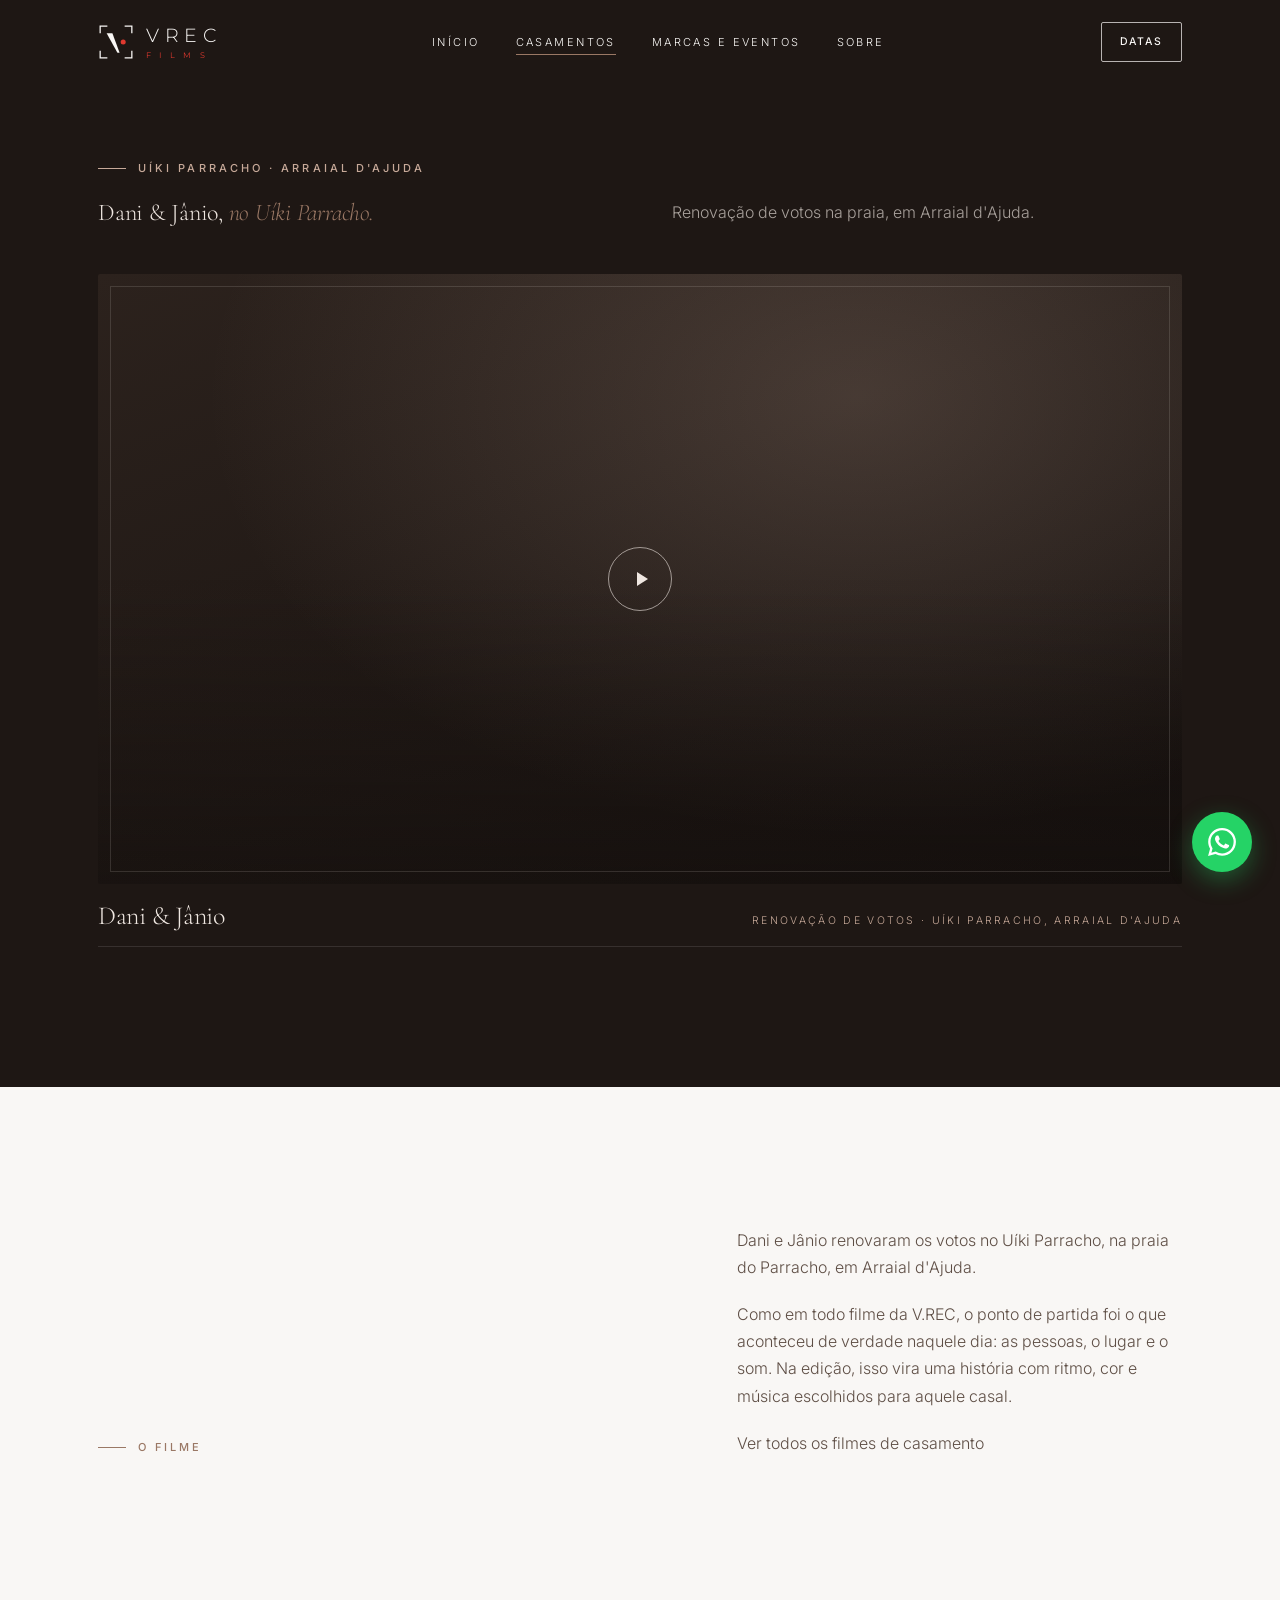
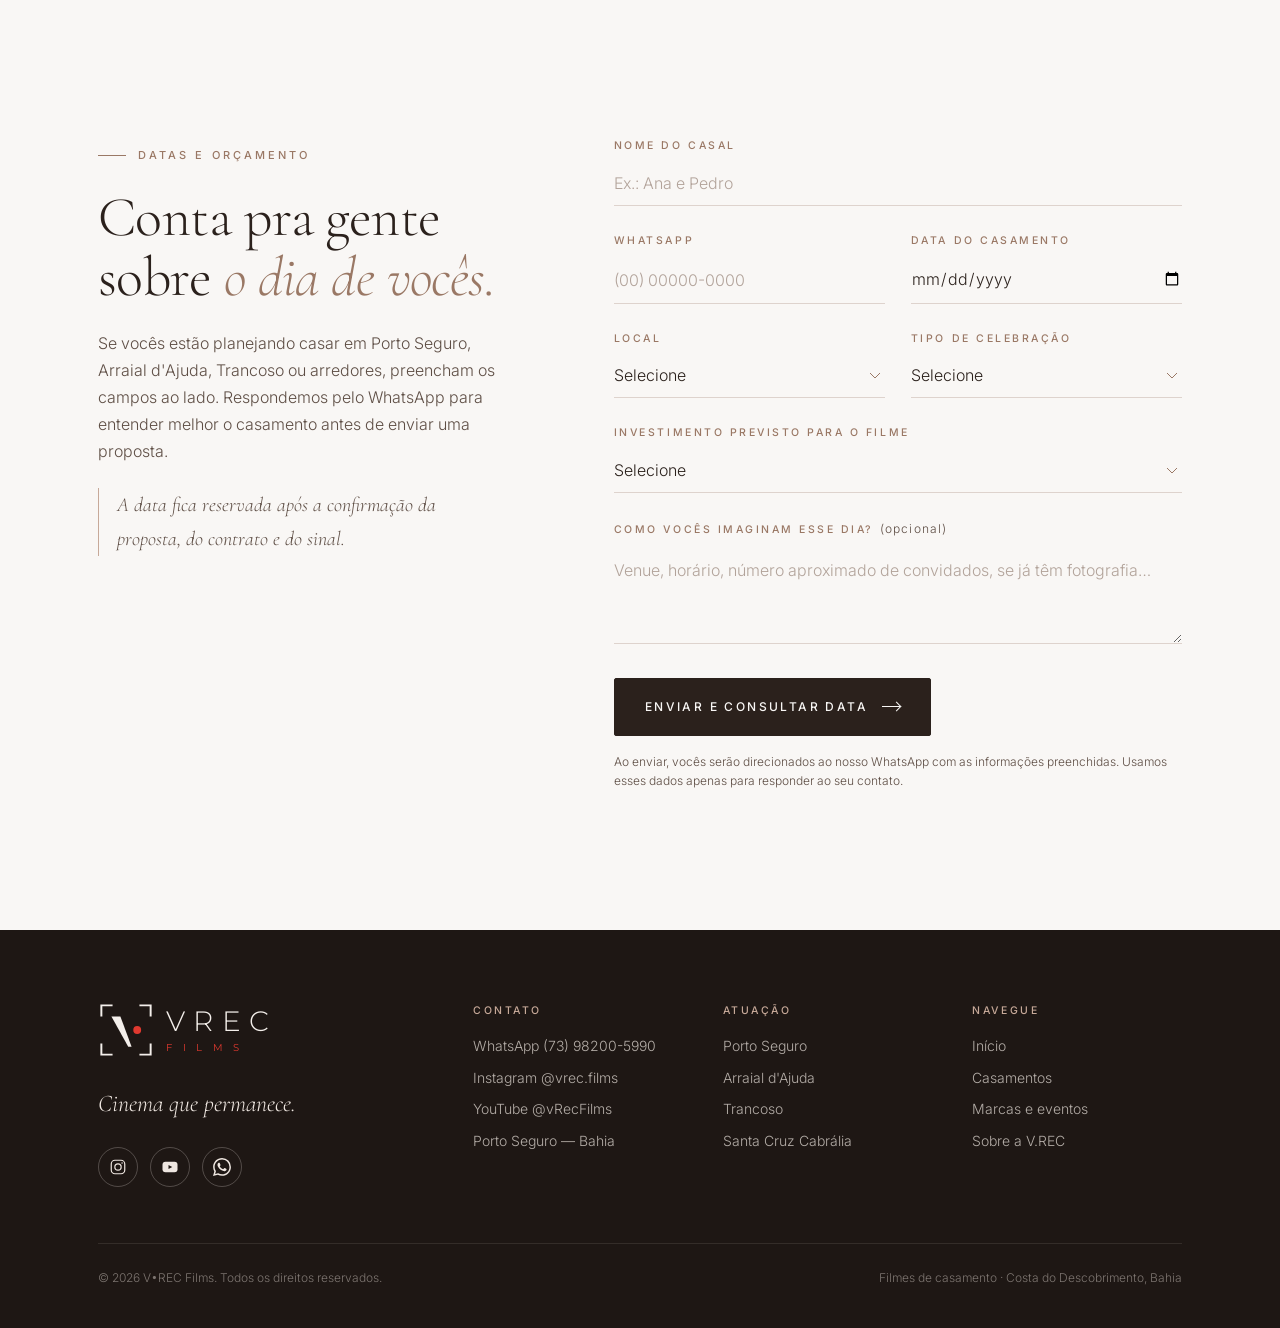
<file: casamentos/dani-e-janio-uiki-parracho-arraial-dajuda/index.html>
<!doctype html>
<html lang="pt-BR">
<head>
<!-- Google tag (gtag.js) -->
<script async src="https://www.googletagmanager.com/gtag/js?id=G-V0DM7WBSSV"></script>
<script>
  window.dataLayer = window.dataLayer || [];
  function gtag(){dataLayer.push(arguments);}
  gtag('js', new Date());
  gtag('config', 'G-V0DM7WBSSV');
</script>

<meta charset="utf-8">
<meta name="viewport" content="width=device-width, initial-scale=1">
<title>Renovação de votos no Uíki Parracho, Arraial d'Ajuda | Dani e Jânio | V.REC Films</title>
<meta name="description" content="Filme da renovação de votos de Dani e Jânio no Uíki Parracho, na praia do Parracho, em Arraial d'Ajuda, Bahia. Por V.REC Films, Porto Seguro.">
<meta property="og:title" content="Renovação de votos no Uíki Parracho, Arraial d'Ajuda | Dani e Jânio | V.REC Films">
<meta property="og:description" content="Filme da renovação de votos de Dani e Jânio no Uíki Parracho, na praia do Parracho, em Arraial d'Ajuda, Bahia. Por V.REC Films, Porto Seguro.">
<meta property="og:type" content="website">
<meta property="og:site_name" content="V•REC Films">
<meta property="og:locale" content="pt_BR">
<meta property="og:image" content="https://vrecfilms.com.br/vrec-og.jpg">
<meta property="og:image:type" content="image/jpeg">
<meta property="og:image:width" content="1200">
<meta property="og:image:height" content="630">
<meta property="og:image:alt" content="V•REC Films">
<meta name="twitter:card" content="summary_large_image">
<meta name="twitter:image" content="https://vrecfilms.com.br/vrec-og.jpg">
<link rel="canonical" href="https://vrecfilms.com.br/casamentos/dani-e-janio-uiki-parracho-arraial-dajuda/">
<meta property="og:url" content="https://vrecfilms.com.br/casamentos/dani-e-janio-uiki-parracho-arraial-dajuda/">
<meta name="theme-color" content="#F9F7F5">
<meta name="referrer" content="strict-origin-when-cross-origin">
<link rel="preconnect" href="https://fonts.googleapis.com">
<link rel="preconnect" href="https://fonts.gstatic.com" crossorigin>
<link href="https://fonts.googleapis.com/css2?family=Cormorant+Garamond:ital,wght@0,300;0,400;0,500;1,300;1,400&family=Inter:wght@300;400;500&family=Montserrat:wght@300;400&display=swap" rel="stylesheet">
<link rel="icon" type="image/svg+xml" href="data:image/svg+xml;utf8,<svg xmlns='http://www.w3.org/2000/svg' viewBox='0 0 100 100'><rect width='100' height='100' fill='%23111'/><g fill='none' stroke='%23fff' stroke-width='4'><path d='M10 28V10h18M72 10h18v18M10 72v18h18M72 90h18V72'/></g><polygon points='26,26 42,26 60,78 54,78' fill='%23fff'/><circle cx='70' cy='50' r='7' fill='%23E0392F'/></svg>">
<link rel="stylesheet" href="../../assets/vrec.css">
<script type="application/ld+json">
{"@context": "https://schema.org", "@type": "BreadcrumbList", "itemListElement": [{"@type": "ListItem", "position": 1, "name": "Início", "item": "https://vrecfilms.com.br/"}, {"@type": "ListItem", "position": 2, "name": "Casamentos", "item": "https://vrecfilms.com.br/casamentos/"}, {"@type": "ListItem", "position": 3, "name": "Dani e Jânio · Uíki Parracho, Arraial d'Ajuda", "item": "https://vrecfilms.com.br/casamentos/dani-e-janio-uiki-parracho-arraial-dajuda/"}]}
</script>
</head>
<body>

<header class="header" id="top">
  <div class="wrap header__in">
    <a href="../../index.html" class="brand" aria-label="V•REC Films — página inicial"><svg class="brand__mark" viewBox="0 0 100 100" aria-hidden="true"><g fill="none" stroke="currentColor" stroke-width="3.5"><path d="M6 26V6h20M74 6h20v20M6 74v20h20M74 94h20V74"/></g><polygon points="24,26 40,26 60,80 54,80" fill="currentColor"/><circle class="rec-dot" cx="70" cy="50" r="7"/></svg><span class="brand__type"><span class="brand__name">VREC</span><span class="brand__sub">FILMS</span></span></a>
    <nav class="nav" id="nav" aria-label="Principal">
      <a href="../../index.html">Início</a>
      <a href="../../casamentos/index.html" class="is-active" aria-current="page">Casamentos</a>
      <a href="../../marcas-e-eventos/index.html">Marcas e eventos</a>
      <a href="../../sobre/index.html">Sobre</a>
    </nav>
    <div class="header__right">
      <a href="#contato" class="btn btn--ghost">Datas</a>
      <button class="nav-toggle" type="button" aria-label="Abrir menu" aria-controls="nav" aria-expanded="false"><span></span></button>
    </div>
  </div>
</header>

<main>

<section class="section work" id="filmes" aria-labelledby="story-title" style="padding-top:150px">
  <div class="wrap">
    <div class="work__head">
      <div>
        <span class="eyebrow reveal">Uíki Parracho · Arraial d'Ajuda</span>
        <h1 id="story-title" class="reveal" style="margin-top:22px">Dani &amp; Jânio, <em>no Uíki Parracho.</em></h1>
      </div>
      <p class="reveal">Renovação de votos na praia, em Arraial d'Ajuda.</p>
    </div>
    <div class="films">
      <article class="film reveal" data-yt="d3chd5QEJm4" data-kind="landscape" tabindex="0" role="button" aria-label="Assistir: Dani &amp; Jânio">
        <div class="film__frame">
          <img alt="" loading="lazy">
          <span class="film__play" aria-hidden="true"></span>
        </div>
        <div class="film__info">
          <h3 class="film__title">Dani &amp; Jânio</h3>
          <span class="film__type">Renovação de votos · Uíki Parracho, Arraial d'Ajuda</span>
        </div>
      </article>
    </div>
  </div>
</section>

<section class="section manifesto" aria-label="Sobre o filme">
  <div class="wrap">
    <div class="manifesto__grid">
      <div>
        <span class="eyebrow reveal">O filme</span>
      </div>
      <div class="manifesto__text reveal">
        <p>Dani e Jânio renovaram os votos no Uíki Parracho, na praia do Parracho, em Arraial d'Ajuda.</p>
        <p>Como em todo filme da V.REC, o ponto de partida foi o que aconteceu de verdade naquele dia: as pessoas, o lugar e o som. Na edição, isso vira uma história com ritmo, cor e música escolhidos para aquele casal.</p>
        <p><a href="../">Ver todos os filmes de casamento</a></p>
      </div>
    </div>
  </div>
</section>

<!-- ======================= FORMULÁRIO ======================= -->
<section class="section contact" id="contato" aria-labelledby="contact-title">
  <div class="wrap contact__grid">
    <div class="contact__intro">
      <span class="eyebrow reveal">Datas e orçamento</span>
      <h2 id="contact-title" class="reveal" style="margin-top:22px">Conta pra gente sobre <em>o dia de vocês.</em></h2>
      <p class="reveal">Se vocês estão planejando casar em Porto Seguro, Arraial d'Ajuda, Trancoso ou arredores, preencham os campos ao lado. Respondemos pelo WhatsApp para entender melhor o casamento antes de enviar uma proposta.</p>
      <p class="contact__note reveal">A data fica reservada após a confirmação da proposta, do contrato e do sinal.</p>
    </div>

    <div>
      <form class="form reveal" data-wa-form="Vim pela página de casamentos." novalidate>
        <div class="field">
          <label for="f-name">Nome do casal</label>
          <input id="f-name" name="nome" type="text" autocomplete="name" placeholder="Ex.: Ana e Pedro" required>
          <span class="err">Conta pra gente como podemos chamar vocês.</span>
        </div>

        <div class="form__row">
          <div class="field">
            <label for="f-phone">WhatsApp</label>
            <input id="f-phone" name="whatsapp" type="tel" inputmode="tel" autocomplete="tel" placeholder="(00) 00000-0000" required>
            <span class="err">Informe um número com DDD.</span>
          </div>
          <div class="field">
            <label for="f-date">Data do casamento</label>
            <input id="f-date" name="data" type="date" required>
            <span class="err">Informe a data, mesmo que aproximada.</span>
          </div>
        </div>

        <div class="form__row">
          <div class="field">
            <label for="f-venue">Local</label>
            <select id="f-venue" name="local" required>
              <option value="" selected disabled>Selecione</option>
              <option>Trancoso</option>
              <option>Arraial d'Ajuda</option>
              <option>Porto Seguro</option>
              <option>Santa Cruz Cabrália</option>
              <option>Caraíva</option>
              <option>Outro destino</option>
            </select>
            <span class="err">Escolha o local.</span>
          </div>
          <div class="field">
            <label for="f-type">Tipo de celebração</label>
            <select id="f-type" name="tipo">
              <option value="" selected disabled>Selecione</option>
              <option>Casamento na praia</option>
              <option>Destination wedding</option>
              <option>Mini wedding</option>
              <option>Elopement</option>
              <option>Pré-wedding</option>
              <option>Outro</option>
            </select>
          </div>
        </div>

        <div class="field">
          <label for="f-budget">Investimento previsto para o filme</label>
          <!-- AJUSTE as faixas conforme a tabela vigente da V.REC -->
          <select id="f-budget" name="orcamento">
            <option value="" selected disabled>Selecione</option>
            <option>Até R$ 4.000</option>
            <option>R$ 4.000 a R$ 6.000</option>
            <option>R$ 6.000 a R$ 8.000</option>
            <option>Acima de R$ 8.000</option>
            <option>Ainda não definimos</option>
          </select>
        </div>

        <div class="field">
          <label for="f-msg">Como vocês imaginam esse dia? <small>(opcional)</small></label>
          <textarea id="f-msg" name="mensagem" placeholder="Venue, horário, número aproximado de convidados, se já têm fotografia…"></textarea>
        </div>

        <div class="form__submit">
          <button type="submit" class="btn">Enviar e consultar data <span class="arrow" aria-hidden="true"></span></button>
          <p class="form__legal">Ao enviar, vocês serão direcionados ao nosso WhatsApp com as informações preenchidas. Usamos esses dados apenas para responder ao seu contato.</p>
        </div>
      </form>

      <div class="form__ok" role="status" aria-live="polite">
        Obrigado. Abrimos o WhatsApp com a mensagem pronta.
        <small>Se a janela não abriu, fale com a gente diretamente pelo Instagram @vrec.films.</small>
      </div>
    </div>
  </div>
</section>

</main>

<footer class="footer">
  <div class="wrap">
    <div class="footer__grid">
      <div>
        <a href="../../index.html" class="brand brand--lg" aria-label="V•REC Films — página inicial"><svg class="brand__mark" viewBox="0 0 100 100" aria-hidden="true"><g fill="none" stroke="currentColor" stroke-width="3.5"><path d="M6 26V6h20M74 6h20v20M6 74v20h20M74 94h20V74"/></g><polygon points="24,26 40,26 60,80 54,80" fill="currentColor"/><circle class="rec-dot" cx="70" cy="50" r="7"/></svg><span class="brand__type"><span class="brand__name">VREC</span><span class="brand__sub">FILMS</span></span></a>
        <p class="footer__tag">Cinema que permanece.</p>
        <div class="social" aria-label="Redes sociais"><a href="https://www.instagram.com/vrec.films/" target="_blank" rel="noopener" aria-label="Instagram da V.REC Films"><svg viewBox="0 0 24 24" fill="none" stroke="currentColor" stroke-width="1.6" aria-hidden="true"><rect x="3" y="3" width="18" height="18" rx="5"/><circle cx="12" cy="12" r="4.2"/><circle cx="17.4" cy="6.6" r="1" fill="currentColor" stroke="none"/></svg></a><a href="https://www.youtube.com/@vRecFilms" target="_blank" rel="noopener" aria-label="Canal da V.REC Films no YouTube"><svg viewBox="0 0 24 24" aria-hidden="true"><rect x="2" y="5" width="20" height="14" rx="4" fill="currentColor"/><path d="M10 9.2v5.6l5-2.8z" fill="var(--dark)"/></svg></a><a href="#" data-wa="Olá, estava visitando seu site e me interessei pelo seu trabalho." aria-label="WhatsApp da V.REC Films"><svg viewBox="0 0 24 24" aria-hidden="true"><path fill="currentColor" d="M17.472 14.382c-.297-.149-1.758-.867-2.03-.967-.273-.099-.471-.148-.67.15-.197.297-.767.966-.94 1.164-.173.199-.347.223-.644.075-.297-.15-1.255-.463-2.39-1.475-.883-.788-1.48-1.761-1.653-2.059-.173-.297-.018-.458.13-.606.134-.133.298-.347.446-.52.149-.174.198-.298.298-.497.099-.198.05-.371-.025-.52-.075-.149-.669-1.612-.916-2.207-.242-.579-.487-.5-.669-.51-.173-.008-.371-.01-.57-.01-.198 0-.52.074-.792.372-.272.297-1.04 1.016-1.04 2.479 0 1.462 1.065 2.875 1.213 3.074.149.198 2.096 3.2 5.077 4.487.709.306 1.262.489 1.694.625.712.227 1.36.195 1.871.118.571-.085 1.758-.719 2.006-1.413.248-.694.248-1.289.173-1.413-.074-.124-.272-.198-.57-.347m-5.421 7.403h-.004a9.87 9.87 0 0 1-5.031-1.378l-.361-.214-3.741.982.998-3.648-.235-.374a9.86 9.86 0 0 1-1.51-5.26c.001-5.45 4.436-9.884 9.888-9.884 2.64 0 5.122 1.03 6.988 2.898a9.825 9.825 0 0 1 2.893 6.994c-.003 5.45-4.437 9.884-9.885 9.884m8.413-18.297A11.815 11.815 0 0 0 12.05 0C5.495 0 .16 5.335.157 11.892c0 2.096.547 4.142 1.588 5.945L.057 24l6.305-1.654a11.882 11.882 0 0 0 5.683 1.448h.005c6.554 0 11.89-5.335 11.893-11.893a11.821 11.821 0 0 0-3.48-8.413z"/></svg></a></div>
      </div>
      <div>
        <h5>Contato</h5>
        <ul>
          <li><a href="#" data-wa="Olá, estava visitando seu site e me interessei pelo seu trabalho.">WhatsApp (73) 98200-5990</a></li>
          <li><a href="https://www.instagram.com/vrec.films/" target="_blank" rel="noopener">Instagram @vrec.films</a></li>
          <li><a href="https://www.youtube.com/@vRecFilms" target="_blank" rel="noopener">YouTube @vRecFilms</a></li>
          <li>Porto Seguro — Bahia</li>
        </ul>
      </div>
      <div>
        <h5>Atuação</h5>
        <ul>
          <li>Porto Seguro</li>
          <li>Arraial d'Ajuda</li>
          <li>Trancoso</li>
          <li>Santa Cruz Cabrália</li>
        </ul>
      </div>
      <div>
        <h5>Navegue</h5>
        <ul>
          <li><a href="../../index.html">Início</a></li>
          <li><a href="../../casamentos/index.html">Casamentos</a></li>
          <li><a href="../../marcas-e-eventos/index.html">Marcas e eventos</a></li>
          <li><a href="../../sobre/index.html">Sobre a V.REC</a></li>
        </ul>
      </div>
    </div>
    <div class="footer__bottom">
      <span>© <span data-year></span> V•REC Films. Todos os direitos reservados.</span>
      <span>Filmes de casamento · Costa do Descobrimento, Bahia</span>
    </div>
  </div>
</footer>
<div class="wa-float"><div class="wa-bubble" role="status"><a href="#" data-wa="Olá, estava visitando seu site e me interessei pelo seu trabalho.">Olá, em que podemos ajudar?</a><button type="button" aria-label="Fechar mensagem">&times;</button></div><a class="wa-btn" href="#" data-wa="Olá, estava visitando seu site e me interessei pelo seu trabalho." aria-label="Conversar no WhatsApp"><svg viewBox="0 0 24 24" aria-hidden="true"><path fill="currentColor" d="M17.472 14.382c-.297-.149-1.758-.867-2.03-.967-.273-.099-.471-.148-.67.15-.197.297-.767.966-.94 1.164-.173.199-.347.223-.644.075-.297-.15-1.255-.463-2.39-1.475-.883-.788-1.48-1.761-1.653-2.059-.173-.297-.018-.458.13-.606.134-.133.298-.347.446-.52.149-.174.198-.298.298-.497.099-.198.05-.371-.025-.52-.075-.149-.669-1.612-.916-2.207-.242-.579-.487-.5-.669-.51-.173-.008-.371-.01-.57-.01-.198 0-.52.074-.792.372-.272.297-1.04 1.016-1.04 2.479 0 1.462 1.065 2.875 1.213 3.074.149.198 2.096 3.2 5.077 4.487.709.306 1.262.489 1.694.625.712.227 1.36.195 1.871.118.571-.085 1.758-.719 2.006-1.413.248-.694.248-1.289.173-1.413-.074-.124-.272-.198-.57-.347m-5.421 7.403h-.004a9.87 9.87 0 0 1-5.031-1.378l-.361-.214-3.741.982.998-3.648-.235-.374a9.86 9.86 0 0 1-1.51-5.26c.001-5.45 4.436-9.884 9.888-9.884 2.64 0 5.122 1.03 6.988 2.898a9.825 9.825 0 0 1 2.893 6.994c-.003 5.45-4.437 9.884-9.885 9.884m8.413-18.297A11.815 11.815 0 0 0 12.05 0C5.495 0 .16 5.335.157 11.892c0 2.096.547 4.142 1.588 5.945L.057 24l6.305-1.654a11.882 11.882 0 0 0 5.683 1.448h.005c6.554 0 11.89-5.335 11.893-11.893a11.821 11.821 0 0 0-3.48-8.413z"/></svg></a></div>
<script src="../../assets/depoimentos.js"></script>
<script src="../../assets/vrec.js"></script>
</body>
</html>
</file>
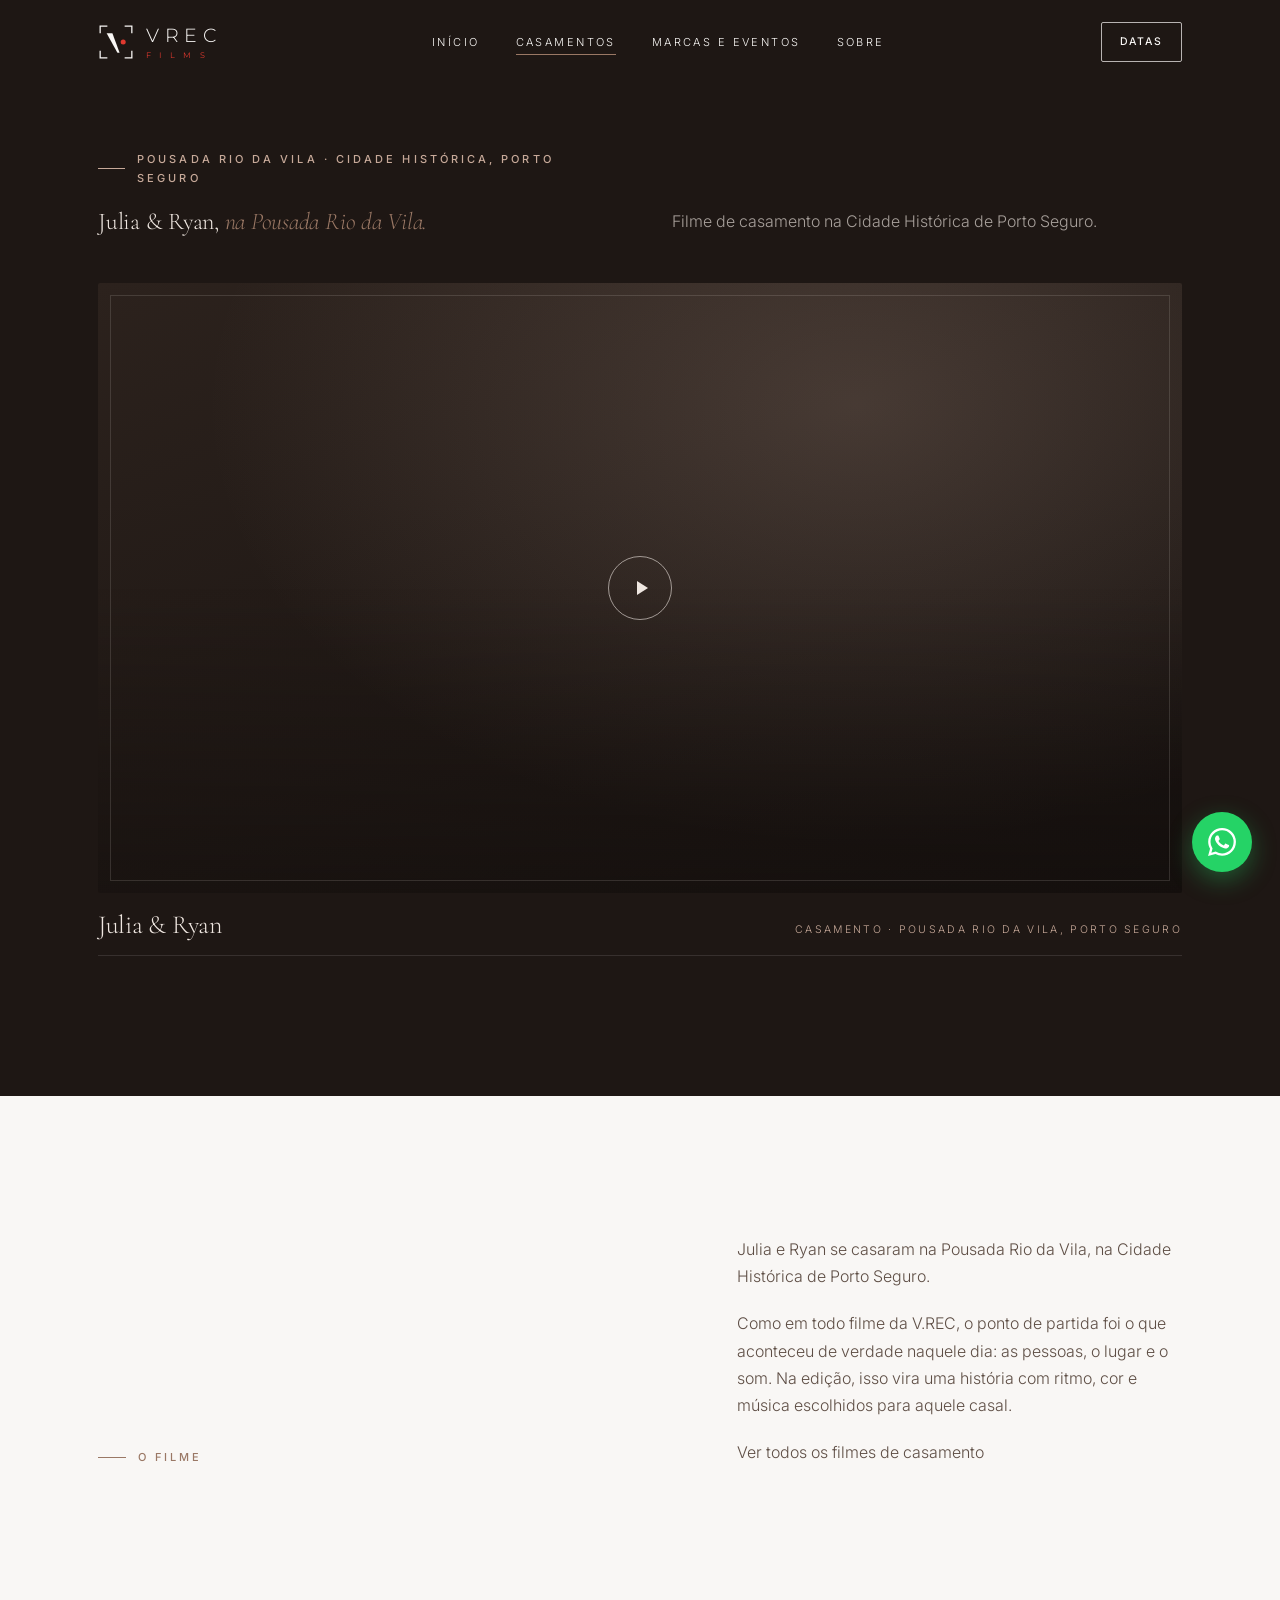
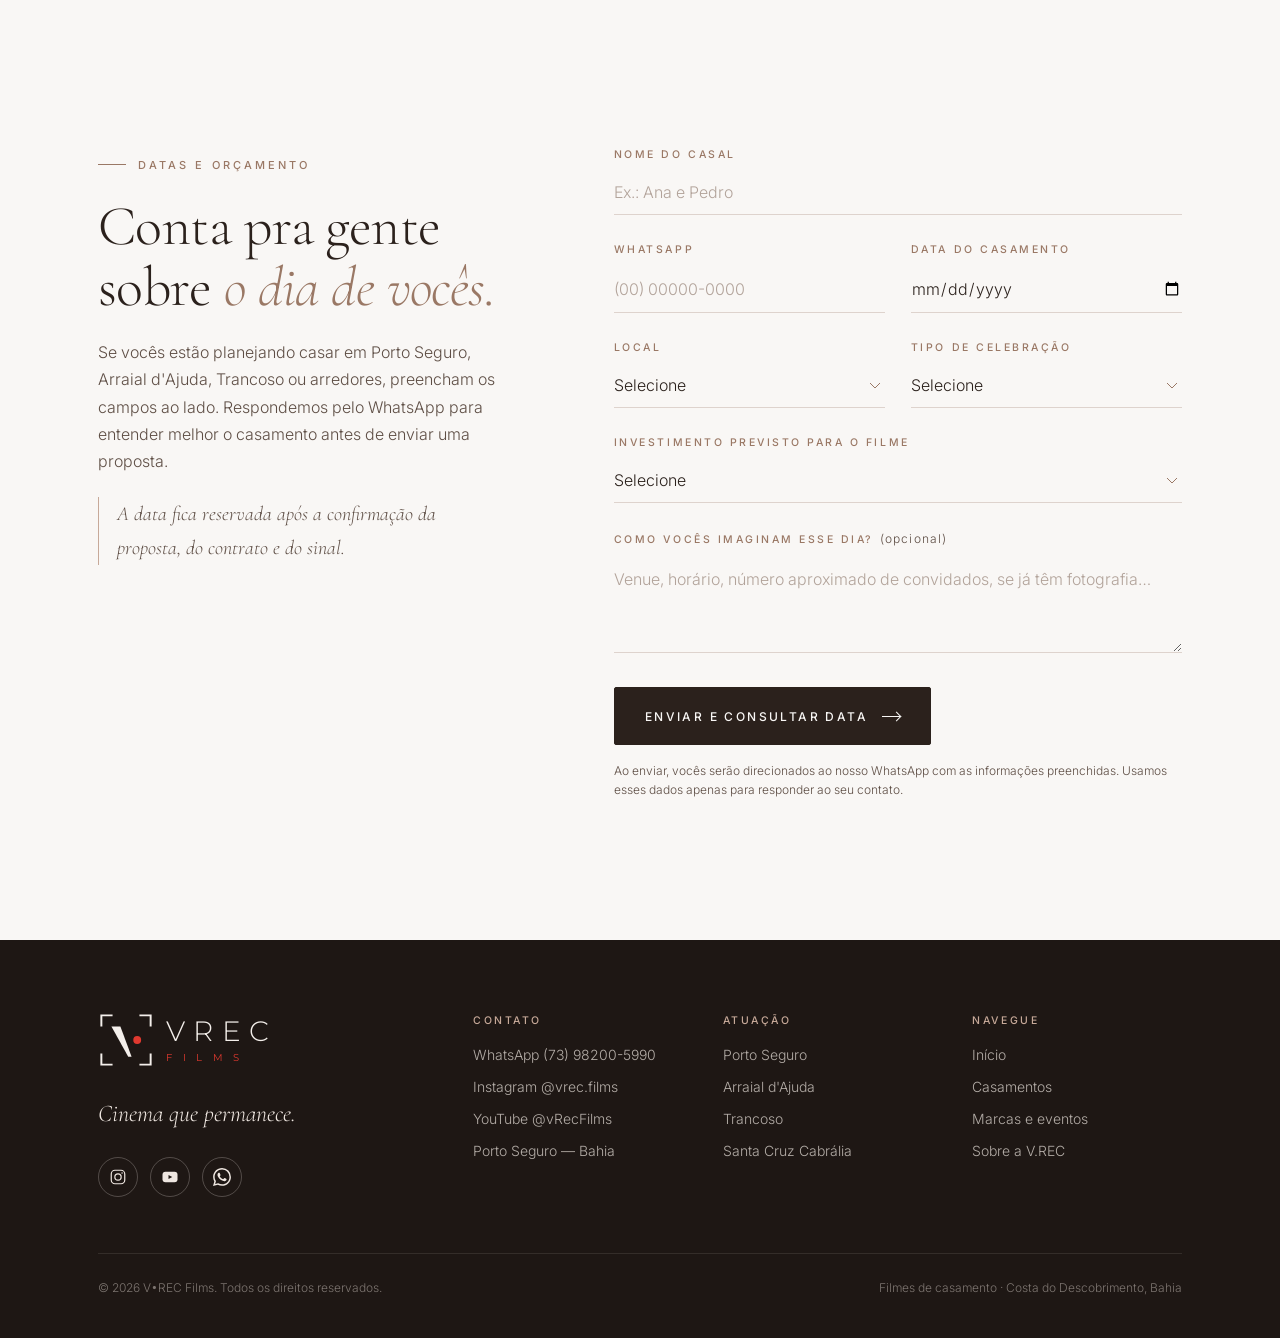
<file: casamentos/julia-e-ryan-pousada-rio-da-vila-porto-seguro/index.html>
<!doctype html>
<html lang="pt-BR">
<head>
<!-- Google tag (gtag.js) -->
<script async src="https://www.googletagmanager.com/gtag/js?id=G-V0DM7WBSSV"></script>
<script>
  window.dataLayer = window.dataLayer || [];
  function gtag(){dataLayer.push(arguments);}
  gtag('js', new Date());
  gtag('config', 'G-V0DM7WBSSV');
</script>

<meta charset="utf-8">
<meta name="viewport" content="width=device-width, initial-scale=1">
<title>Casamento na Pousada Rio da Vila, Porto Seguro | Julia e Ryan | V.REC Films</title>
<meta name="description" content="Filme do casamento de Julia e Ryan na Pousada Rio da Vila, na Cidade Histórica de Porto Seguro, Bahia. Filme de casamento com linguagem de cinema por V.REC Films.">
<meta property="og:title" content="Casamento na Pousada Rio da Vila, Porto Seguro | Julia e Ryan | V.REC Films">
<meta property="og:description" content="Filme do casamento de Julia e Ryan na Pousada Rio da Vila, na Cidade Histórica de Porto Seguro, Bahia. Filme de casamento com linguagem de cinema por V.REC Films.">
<meta property="og:type" content="website">
<meta property="og:site_name" content="V•REC Films">
<meta property="og:locale" content="pt_BR">
<meta property="og:image" content="https://vrecfilms.com.br/vrec-og.jpg">
<meta property="og:image:type" content="image/jpeg">
<meta property="og:image:width" content="1200">
<meta property="og:image:height" content="630">
<meta property="og:image:alt" content="V•REC Films">
<meta name="twitter:card" content="summary_large_image">
<meta name="twitter:image" content="https://vrecfilms.com.br/vrec-og.jpg">
<link rel="canonical" href="https://vrecfilms.com.br/casamentos/julia-e-ryan-pousada-rio-da-vila-porto-seguro/">
<meta property="og:url" content="https://vrecfilms.com.br/casamentos/julia-e-ryan-pousada-rio-da-vila-porto-seguro/">
<meta name="theme-color" content="#F9F7F5">
<meta name="referrer" content="strict-origin-when-cross-origin">
<link rel="preconnect" href="https://fonts.googleapis.com">
<link rel="preconnect" href="https://fonts.gstatic.com" crossorigin>
<link href="https://fonts.googleapis.com/css2?family=Cormorant+Garamond:ital,wght@0,300;0,400;0,500;1,300;1,400&family=Inter:wght@300;400;500&family=Montserrat:wght@300;400&display=swap" rel="stylesheet">
<link rel="icon" type="image/svg+xml" href="data:image/svg+xml;utf8,<svg xmlns='http://www.w3.org/2000/svg' viewBox='0 0 100 100'><rect width='100' height='100' fill='%23111'/><g fill='none' stroke='%23fff' stroke-width='4'><path d='M10 28V10h18M72 10h18v18M10 72v18h18M72 90h18V72'/></g><polygon points='26,26 42,26 60,78 54,78' fill='%23fff'/><circle cx='70' cy='50' r='7' fill='%23E0392F'/></svg>">
<link rel="stylesheet" href="../../assets/vrec.css">
<script type="application/ld+json">
{"@context": "https://schema.org", "@type": "BreadcrumbList", "itemListElement": [{"@type": "ListItem", "position": 1, "name": "Início", "item": "https://vrecfilms.com.br/"}, {"@type": "ListItem", "position": 2, "name": "Casamentos", "item": "https://vrecfilms.com.br/casamentos/"}, {"@type": "ListItem", "position": 3, "name": "Julia e Ryan · Pousada Rio da Vila, Porto Seguro", "item": "https://vrecfilms.com.br/casamentos/julia-e-ryan-pousada-rio-da-vila-porto-seguro/"}]}
</script>
</head>
<body>

<header class="header" id="top">
  <div class="wrap header__in">
    <a href="../../index.html" class="brand" aria-label="V•REC Films — página inicial"><svg class="brand__mark" viewBox="0 0 100 100" aria-hidden="true"><g fill="none" stroke="currentColor" stroke-width="3.5"><path d="M6 26V6h20M74 6h20v20M6 74v20h20M74 94h20V74"/></g><polygon points="24,26 40,26 60,80 54,80" fill="currentColor"/><circle class="rec-dot" cx="70" cy="50" r="7"/></svg><span class="brand__type"><span class="brand__name">VREC</span><span class="brand__sub">FILMS</span></span></a>
    <nav class="nav" id="nav" aria-label="Principal">
      <a href="../../index.html">Início</a>
      <a href="../../casamentos/index.html" class="is-active" aria-current="page">Casamentos</a>
      <a href="../../marcas-e-eventos/index.html">Marcas e eventos</a>
      <a href="../../sobre/index.html">Sobre</a>
    </nav>
    <div class="header__right">
      <a href="#contato" class="btn btn--ghost">Datas</a>
      <button class="nav-toggle" type="button" aria-label="Abrir menu" aria-controls="nav" aria-expanded="false"><span></span></button>
    </div>
  </div>
</header>

<main>

<section class="section work" id="filmes" aria-labelledby="story-title" style="padding-top:150px">
  <div class="wrap">
    <div class="work__head">
      <div>
        <span class="eyebrow reveal">Pousada Rio da Vila · Cidade Histórica, Porto Seguro</span>
        <h1 id="story-title" class="reveal" style="margin-top:22px">Julia &amp; Ryan, <em>na Pousada Rio da Vila.</em></h1>
      </div>
      <p class="reveal">Filme de casamento na Cidade Histórica de Porto Seguro.</p>
    </div>
    <div class="films">
      <article class="film reveal" data-yt="5th6q5RTim4" data-kind="landscape" tabindex="0" role="button" aria-label="Assistir: Julia &amp; Ryan">
        <div class="film__frame">
          <img alt="" loading="lazy">
          <span class="film__play" aria-hidden="true"></span>
        </div>
        <div class="film__info">
          <h3 class="film__title">Julia &amp; Ryan</h3>
          <span class="film__type">Casamento · Pousada Rio da Vila, Porto Seguro</span>
        </div>
      </article>
    </div>
  </div>
</section>

<section class="section manifesto" aria-label="Sobre o filme">
  <div class="wrap">
    <div class="manifesto__grid">
      <div>
        <span class="eyebrow reveal">O filme</span>
      </div>
      <div class="manifesto__text reveal">
        <p>Julia e Ryan se casaram na Pousada Rio da Vila, na Cidade Histórica de Porto Seguro.</p>
        <p>Como em todo filme da V.REC, o ponto de partida foi o que aconteceu de verdade naquele dia: as pessoas, o lugar e o som. Na edição, isso vira uma história com ritmo, cor e música escolhidos para aquele casal.</p>
        <p><a href="../">Ver todos os filmes de casamento</a></p>
      </div>
    </div>
  </div>
</section>

<!-- ======================= FORMULÁRIO ======================= -->
<section class="section contact" id="contato" aria-labelledby="contact-title">
  <div class="wrap contact__grid">
    <div class="contact__intro">
      <span class="eyebrow reveal">Datas e orçamento</span>
      <h2 id="contact-title" class="reveal" style="margin-top:22px">Conta pra gente sobre <em>o dia de vocês.</em></h2>
      <p class="reveal">Se vocês estão planejando casar em Porto Seguro, Arraial d'Ajuda, Trancoso ou arredores, preencham os campos ao lado. Respondemos pelo WhatsApp para entender melhor o casamento antes de enviar uma proposta.</p>
      <p class="contact__note reveal">A data fica reservada após a confirmação da proposta, do contrato e do sinal.</p>
    </div>

    <div>
      <form class="form reveal" data-wa-form="Vim pela página de casamentos." novalidate>
        <div class="field">
          <label for="f-name">Nome do casal</label>
          <input id="f-name" name="nome" type="text" autocomplete="name" placeholder="Ex.: Ana e Pedro" required>
          <span class="err">Conta pra gente como podemos chamar vocês.</span>
        </div>

        <div class="form__row">
          <div class="field">
            <label for="f-phone">WhatsApp</label>
            <input id="f-phone" name="whatsapp" type="tel" inputmode="tel" autocomplete="tel" placeholder="(00) 00000-0000" required>
            <span class="err">Informe um número com DDD.</span>
          </div>
          <div class="field">
            <label for="f-date">Data do casamento</label>
            <input id="f-date" name="data" type="date" required>
            <span class="err">Informe a data, mesmo que aproximada.</span>
          </div>
        </div>

        <div class="form__row">
          <div class="field">
            <label for="f-venue">Local</label>
            <select id="f-venue" name="local" required>
              <option value="" selected disabled>Selecione</option>
              <option>Trancoso</option>
              <option>Arraial d'Ajuda</option>
              <option>Porto Seguro</option>
              <option>Santa Cruz Cabrália</option>
              <option>Caraíva</option>
              <option>Outro destino</option>
            </select>
            <span class="err">Escolha o local.</span>
          </div>
          <div class="field">
            <label for="f-type">Tipo de celebração</label>
            <select id="f-type" name="tipo">
              <option value="" selected disabled>Selecione</option>
              <option>Casamento na praia</option>
              <option>Destination wedding</option>
              <option>Mini wedding</option>
              <option>Elopement</option>
              <option>Pré-wedding</option>
              <option>Outro</option>
            </select>
          </div>
        </div>

        <div class="field">
          <label for="f-budget">Investimento previsto para o filme</label>
          <!-- AJUSTE as faixas conforme a tabela vigente da V.REC -->
          <select id="f-budget" name="orcamento">
            <option value="" selected disabled>Selecione</option>
            <option>Até R$ 4.000</option>
            <option>R$ 4.000 a R$ 6.000</option>
            <option>R$ 6.000 a R$ 8.000</option>
            <option>Acima de R$ 8.000</option>
            <option>Ainda não definimos</option>
          </select>
        </div>

        <div class="field">
          <label for="f-msg">Como vocês imaginam esse dia? <small>(opcional)</small></label>
          <textarea id="f-msg" name="mensagem" placeholder="Venue, horário, número aproximado de convidados, se já têm fotografia…"></textarea>
        </div>

        <div class="form__submit">
          <button type="submit" class="btn">Enviar e consultar data <span class="arrow" aria-hidden="true"></span></button>
          <p class="form__legal">Ao enviar, vocês serão direcionados ao nosso WhatsApp com as informações preenchidas. Usamos esses dados apenas para responder ao seu contato.</p>
        </div>
      </form>

      <div class="form__ok" role="status" aria-live="polite">
        Obrigado. Abrimos o WhatsApp com a mensagem pronta.
        <small>Se a janela não abriu, fale com a gente diretamente pelo Instagram @vrec.films.</small>
      </div>
    </div>
  </div>
</section>

</main>

<footer class="footer">
  <div class="wrap">
    <div class="footer__grid">
      <div>
        <a href="../../index.html" class="brand brand--lg" aria-label="V•REC Films — página inicial"><svg class="brand__mark" viewBox="0 0 100 100" aria-hidden="true"><g fill="none" stroke="currentColor" stroke-width="3.5"><path d="M6 26V6h20M74 6h20v20M6 74v20h20M74 94h20V74"/></g><polygon points="24,26 40,26 60,80 54,80" fill="currentColor"/><circle class="rec-dot" cx="70" cy="50" r="7"/></svg><span class="brand__type"><span class="brand__name">VREC</span><span class="brand__sub">FILMS</span></span></a>
        <p class="footer__tag">Cinema que permanece.</p>
        <div class="social" aria-label="Redes sociais"><a href="https://www.instagram.com/vrec.films/" target="_blank" rel="noopener" aria-label="Instagram da V.REC Films"><svg viewBox="0 0 24 24" fill="none" stroke="currentColor" stroke-width="1.6" aria-hidden="true"><rect x="3" y="3" width="18" height="18" rx="5"/><circle cx="12" cy="12" r="4.2"/><circle cx="17.4" cy="6.6" r="1" fill="currentColor" stroke="none"/></svg></a><a href="https://www.youtube.com/@vRecFilms" target="_blank" rel="noopener" aria-label="Canal da V.REC Films no YouTube"><svg viewBox="0 0 24 24" aria-hidden="true"><rect x="2" y="5" width="20" height="14" rx="4" fill="currentColor"/><path d="M10 9.2v5.6l5-2.8z" fill="var(--dark)"/></svg></a><a href="#" data-wa="Olá, estava visitando seu site e me interessei pelo seu trabalho." aria-label="WhatsApp da V.REC Films"><svg viewBox="0 0 24 24" aria-hidden="true"><path fill="currentColor" d="M17.472 14.382c-.297-.149-1.758-.867-2.03-.967-.273-.099-.471-.148-.67.15-.197.297-.767.966-.94 1.164-.173.199-.347.223-.644.075-.297-.15-1.255-.463-2.39-1.475-.883-.788-1.48-1.761-1.653-2.059-.173-.297-.018-.458.13-.606.134-.133.298-.347.446-.52.149-.174.198-.298.298-.497.099-.198.05-.371-.025-.52-.075-.149-.669-1.612-.916-2.207-.242-.579-.487-.5-.669-.51-.173-.008-.371-.01-.57-.01-.198 0-.52.074-.792.372-.272.297-1.04 1.016-1.04 2.479 0 1.462 1.065 2.875 1.213 3.074.149.198 2.096 3.2 5.077 4.487.709.306 1.262.489 1.694.625.712.227 1.36.195 1.871.118.571-.085 1.758-.719 2.006-1.413.248-.694.248-1.289.173-1.413-.074-.124-.272-.198-.57-.347m-5.421 7.403h-.004a9.87 9.87 0 0 1-5.031-1.378l-.361-.214-3.741.982.998-3.648-.235-.374a9.86 9.86 0 0 1-1.51-5.26c.001-5.45 4.436-9.884 9.888-9.884 2.64 0 5.122 1.03 6.988 2.898a9.825 9.825 0 0 1 2.893 6.994c-.003 5.45-4.437 9.884-9.885 9.884m8.413-18.297A11.815 11.815 0 0 0 12.05 0C5.495 0 .16 5.335.157 11.892c0 2.096.547 4.142 1.588 5.945L.057 24l6.305-1.654a11.882 11.882 0 0 0 5.683 1.448h.005c6.554 0 11.89-5.335 11.893-11.893a11.821 11.821 0 0 0-3.48-8.413z"/></svg></a></div>
      </div>
      <div>
        <h5>Contato</h5>
        <ul>
          <li><a href="#" data-wa="Olá, estava visitando seu site e me interessei pelo seu trabalho.">WhatsApp (73) 98200-5990</a></li>
          <li><a href="https://www.instagram.com/vrec.films/" target="_blank" rel="noopener">Instagram @vrec.films</a></li>
          <li><a href="https://www.youtube.com/@vRecFilms" target="_blank" rel="noopener">YouTube @vRecFilms</a></li>
          <li>Porto Seguro — Bahia</li>
        </ul>
      </div>
      <div>
        <h5>Atuação</h5>
        <ul>
          <li>Porto Seguro</li>
          <li>Arraial d'Ajuda</li>
          <li>Trancoso</li>
          <li>Santa Cruz Cabrália</li>
        </ul>
      </div>
      <div>
        <h5>Navegue</h5>
        <ul>
          <li><a href="../../index.html">Início</a></li>
          <li><a href="../../casamentos/index.html">Casamentos</a></li>
          <li><a href="../../marcas-e-eventos/index.html">Marcas e eventos</a></li>
          <li><a href="../../sobre/index.html">Sobre a V.REC</a></li>
        </ul>
      </div>
    </div>
    <div class="footer__bottom">
      <span>© <span data-year></span> V•REC Films. Todos os direitos reservados.</span>
      <span>Filmes de casamento · Costa do Descobrimento, Bahia</span>
    </div>
  </div>
</footer>
<div class="wa-float"><div class="wa-bubble" role="status"><a href="#" data-wa="Olá, estava visitando seu site e me interessei pelo seu trabalho.">Olá, em que podemos ajudar?</a><button type="button" aria-label="Fechar mensagem">&times;</button></div><a class="wa-btn" href="#" data-wa="Olá, estava visitando seu site e me interessei pelo seu trabalho." aria-label="Conversar no WhatsApp"><svg viewBox="0 0 24 24" aria-hidden="true"><path fill="currentColor" d="M17.472 14.382c-.297-.149-1.758-.867-2.03-.967-.273-.099-.471-.148-.67.15-.197.297-.767.966-.94 1.164-.173.199-.347.223-.644.075-.297-.15-1.255-.463-2.39-1.475-.883-.788-1.48-1.761-1.653-2.059-.173-.297-.018-.458.13-.606.134-.133.298-.347.446-.52.149-.174.198-.298.298-.497.099-.198.05-.371-.025-.52-.075-.149-.669-1.612-.916-2.207-.242-.579-.487-.5-.669-.51-.173-.008-.371-.01-.57-.01-.198 0-.52.074-.792.372-.272.297-1.04 1.016-1.04 2.479 0 1.462 1.065 2.875 1.213 3.074.149.198 2.096 3.2 5.077 4.487.709.306 1.262.489 1.694.625.712.227 1.36.195 1.871.118.571-.085 1.758-.719 2.006-1.413.248-.694.248-1.289.173-1.413-.074-.124-.272-.198-.57-.347m-5.421 7.403h-.004a9.87 9.87 0 0 1-5.031-1.378l-.361-.214-3.741.982.998-3.648-.235-.374a9.86 9.86 0 0 1-1.51-5.26c.001-5.45 4.436-9.884 9.888-9.884 2.64 0 5.122 1.03 6.988 2.898a9.825 9.825 0 0 1 2.893 6.994c-.003 5.45-4.437 9.884-9.885 9.884m8.413-18.297A11.815 11.815 0 0 0 12.05 0C5.495 0 .16 5.335.157 11.892c0 2.096.547 4.142 1.588 5.945L.057 24l6.305-1.654a11.882 11.882 0 0 0 5.683 1.448h.005c6.554 0 11.89-5.335 11.893-11.893a11.821 11.821 0 0 0-3.48-8.413z"/></svg></a></div>
<script src="../../assets/depoimentos.js"></script>
<script src="../../assets/vrec.js"></script>
</body>
</html>
</file>
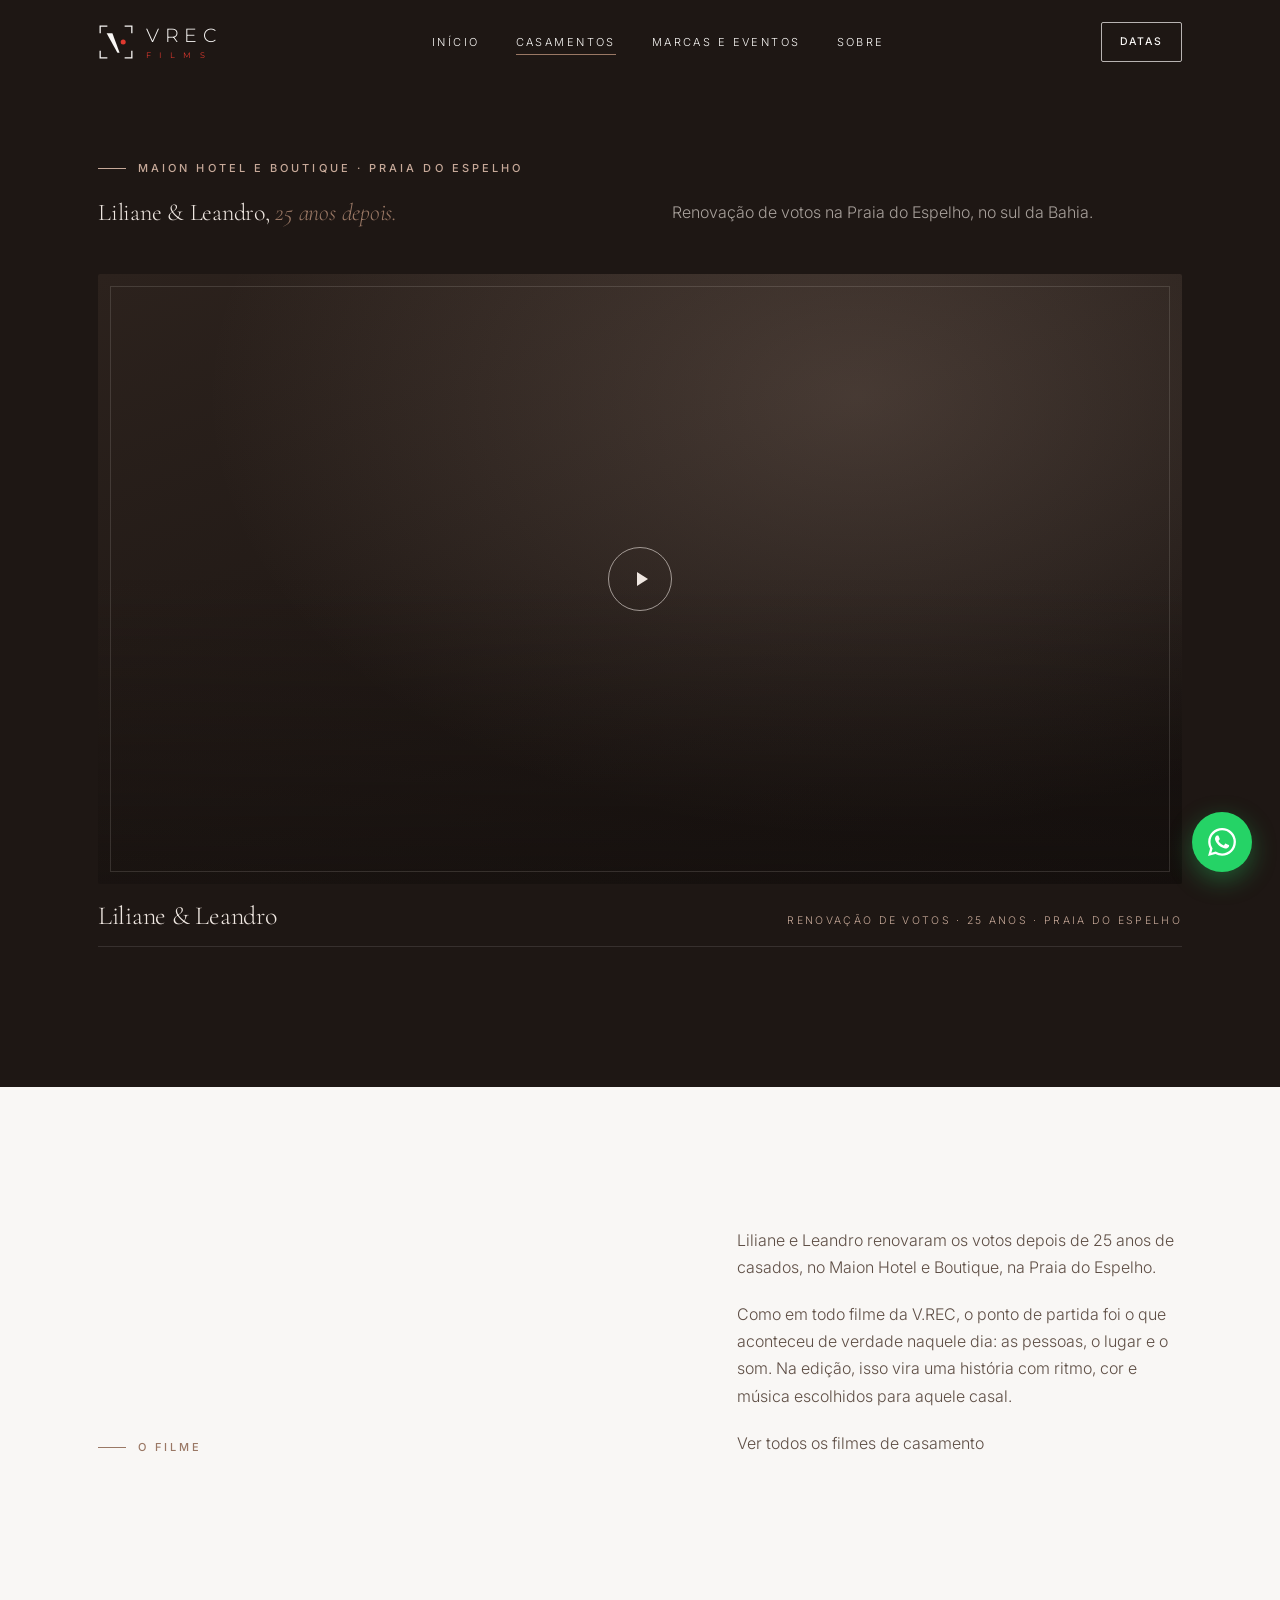
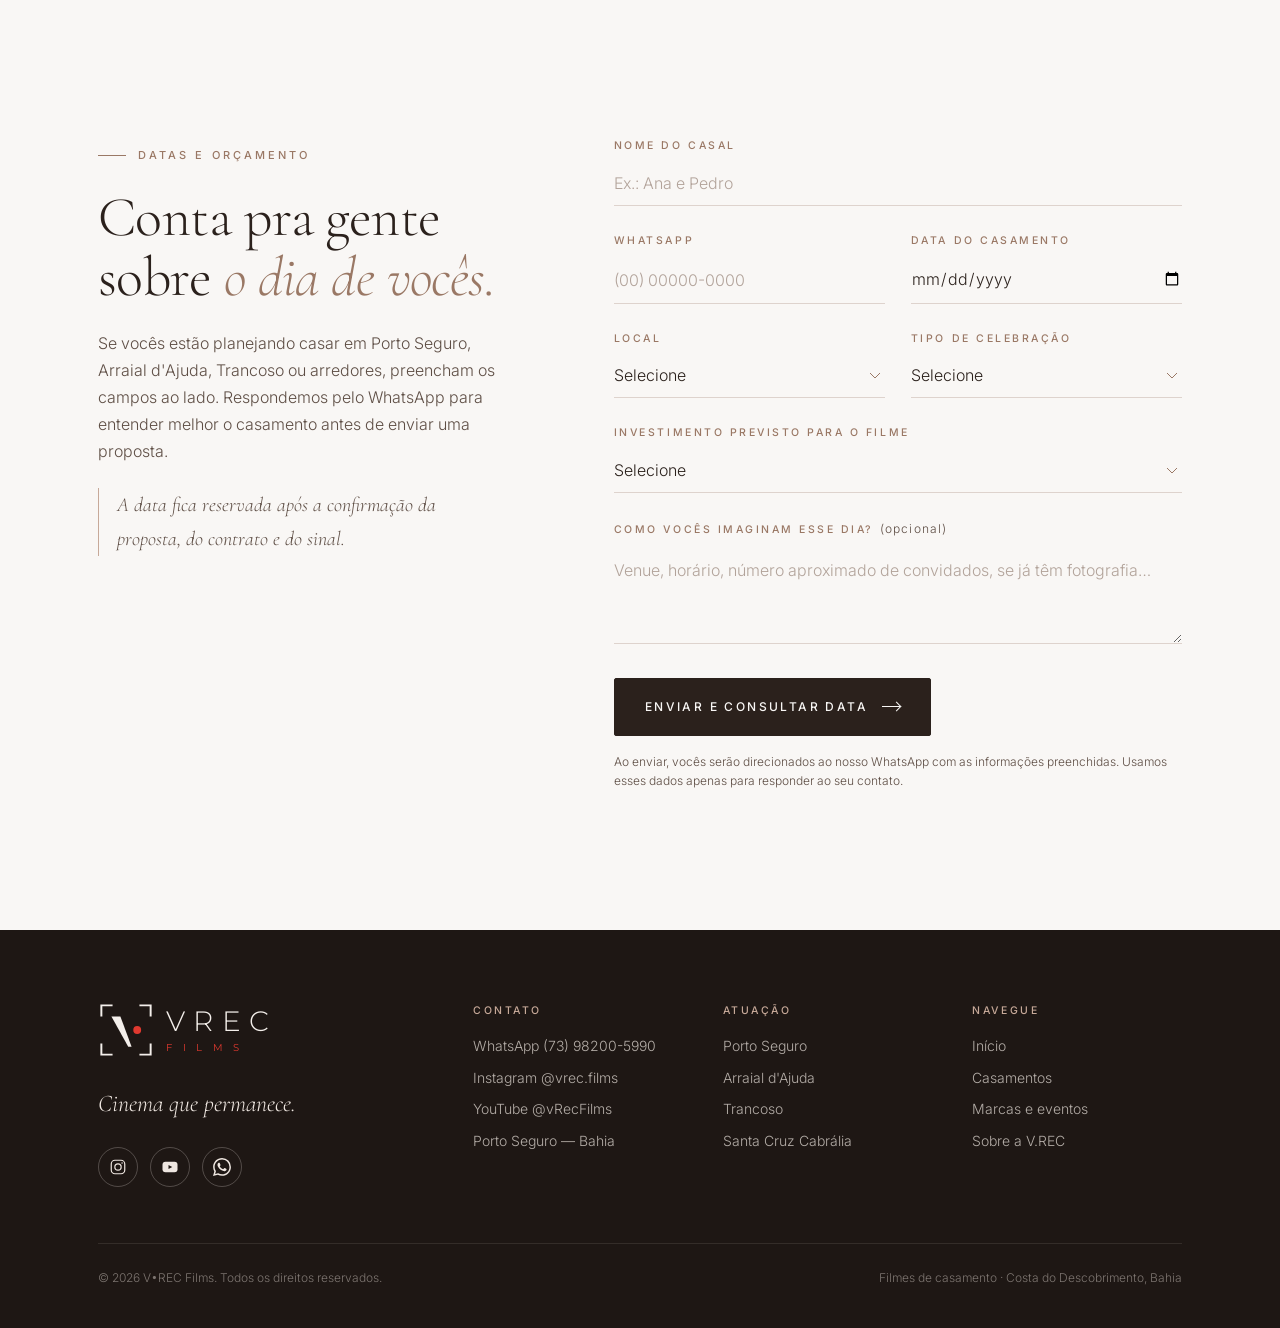
<file: casamentos/liliane-e-leandro-maion-hotel-praia-do-espelho/index.html>
<!doctype html>
<html lang="pt-BR">
<head>
<!-- Google tag (gtag.js) -->
<script async src="https://www.googletagmanager.com/gtag/js?id=G-V0DM7WBSSV"></script>
<script>
  window.dataLayer = window.dataLayer || [];
  function gtag(){dataLayer.push(arguments);}
  gtag('js', new Date());
  gtag('config', 'G-V0DM7WBSSV');
</script>

<meta charset="utf-8">
<meta name="viewport" content="width=device-width, initial-scale=1">
<title>Renovação de votos no Maion Hotel, Praia do Espelho | Liliane e Leandro | V.REC Films</title>
<meta name="description" content="Filme da renovação de votos de 25 anos de Liliane e Leandro no Maion Hotel e Boutique, na Praia do Espelho, Bahia. Por V.REC Films, Porto Seguro.">
<meta property="og:title" content="Renovação de votos no Maion Hotel, Praia do Espelho | Liliane e Leandro | V.REC Films">
<meta property="og:description" content="Filme da renovação de votos de 25 anos de Liliane e Leandro no Maion Hotel e Boutique, na Praia do Espelho, Bahia. Por V.REC Films, Porto Seguro.">
<meta property="og:type" content="website">
<meta property="og:site_name" content="V•REC Films">
<meta property="og:locale" content="pt_BR">
<meta property="og:image" content="https://vrecfilms.com.br/vrec-og.jpg">
<meta property="og:image:type" content="image/jpeg">
<meta property="og:image:width" content="1200">
<meta property="og:image:height" content="630">
<meta property="og:image:alt" content="V•REC Films">
<meta name="twitter:card" content="summary_large_image">
<meta name="twitter:image" content="https://vrecfilms.com.br/vrec-og.jpg">
<link rel="canonical" href="https://vrecfilms.com.br/casamentos/liliane-e-leandro-maion-hotel-praia-do-espelho/">
<meta property="og:url" content="https://vrecfilms.com.br/casamentos/liliane-e-leandro-maion-hotel-praia-do-espelho/">
<meta name="theme-color" content="#F9F7F5">
<meta name="referrer" content="strict-origin-when-cross-origin">
<link rel="preconnect" href="https://fonts.googleapis.com">
<link rel="preconnect" href="https://fonts.gstatic.com" crossorigin>
<link href="https://fonts.googleapis.com/css2?family=Cormorant+Garamond:ital,wght@0,300;0,400;0,500;1,300;1,400&family=Inter:wght@300;400;500&family=Montserrat:wght@300;400&display=swap" rel="stylesheet">
<link rel="icon" type="image/svg+xml" href="data:image/svg+xml;utf8,<svg xmlns='http://www.w3.org/2000/svg' viewBox='0 0 100 100'><rect width='100' height='100' fill='%23111'/><g fill='none' stroke='%23fff' stroke-width='4'><path d='M10 28V10h18M72 10h18v18M10 72v18h18M72 90h18V72'/></g><polygon points='26,26 42,26 60,78 54,78' fill='%23fff'/><circle cx='70' cy='50' r='7' fill='%23E0392F'/></svg>">
<link rel="stylesheet" href="../../assets/vrec.css">
<script type="application/ld+json">
{"@context": "https://schema.org", "@type": "BreadcrumbList", "itemListElement": [{"@type": "ListItem", "position": 1, "name": "Início", "item": "https://vrecfilms.com.br/"}, {"@type": "ListItem", "position": 2, "name": "Casamentos", "item": "https://vrecfilms.com.br/casamentos/"}, {"@type": "ListItem", "position": 3, "name": "Liliane e Leandro · Maion Hotel, Praia do Espelho", "item": "https://vrecfilms.com.br/casamentos/liliane-e-leandro-maion-hotel-praia-do-espelho/"}]}
</script>
</head>
<body>

<header class="header" id="top">
  <div class="wrap header__in">
    <a href="../../index.html" class="brand" aria-label="V•REC Films — página inicial"><svg class="brand__mark" viewBox="0 0 100 100" aria-hidden="true"><g fill="none" stroke="currentColor" stroke-width="3.5"><path d="M6 26V6h20M74 6h20v20M6 74v20h20M74 94h20V74"/></g><polygon points="24,26 40,26 60,80 54,80" fill="currentColor"/><circle class="rec-dot" cx="70" cy="50" r="7"/></svg><span class="brand__type"><span class="brand__name">VREC</span><span class="brand__sub">FILMS</span></span></a>
    <nav class="nav" id="nav" aria-label="Principal">
      <a href="../../index.html">Início</a>
      <a href="../../casamentos/index.html" class="is-active" aria-current="page">Casamentos</a>
      <a href="../../marcas-e-eventos/index.html">Marcas e eventos</a>
      <a href="../../sobre/index.html">Sobre</a>
    </nav>
    <div class="header__right">
      <a href="#contato" class="btn btn--ghost">Datas</a>
      <button class="nav-toggle" type="button" aria-label="Abrir menu" aria-controls="nav" aria-expanded="false"><span></span></button>
    </div>
  </div>
</header>

<main>

<section class="section work" id="filmes" aria-labelledby="story-title" style="padding-top:150px">
  <div class="wrap">
    <div class="work__head">
      <div>
        <span class="eyebrow reveal">Maion Hotel e Boutique · Praia do Espelho</span>
        <h1 id="story-title" class="reveal" style="margin-top:22px">Liliane &amp; Leandro, <em>25 anos depois.</em></h1>
      </div>
      <p class="reveal">Renovação de votos na Praia do Espelho, no sul da Bahia.</p>
    </div>
    <div class="films">
      <article class="film reveal" data-yt="-GkTDtcR7Wg" data-kind="landscape" tabindex="0" role="button" aria-label="Assistir: Liliane &amp; Leandro">
        <div class="film__frame">
          <img alt="" loading="lazy">
          <span class="film__play" aria-hidden="true"></span>
        </div>
        <div class="film__info">
          <h3 class="film__title">Liliane &amp; Leandro</h3>
          <span class="film__type">Renovação de votos · 25 anos · Praia do Espelho</span>
        </div>
      </article>
    </div>
  </div>
</section>

<section class="section manifesto" aria-label="Sobre o filme">
  <div class="wrap">
    <div class="manifesto__grid">
      <div>
        <span class="eyebrow reveal">O filme</span>
      </div>
      <div class="manifesto__text reveal">
        <p>Liliane e Leandro renovaram os votos depois de 25 anos de casados, no Maion Hotel e Boutique, na Praia do Espelho.</p>
        <p>Como em todo filme da V.REC, o ponto de partida foi o que aconteceu de verdade naquele dia: as pessoas, o lugar e o som. Na edição, isso vira uma história com ritmo, cor e música escolhidos para aquele casal.</p>
        <p><a href="../">Ver todos os filmes de casamento</a></p>
      </div>
    </div>
  </div>
</section>

<!-- ======================= FORMULÁRIO ======================= -->
<section class="section contact" id="contato" aria-labelledby="contact-title">
  <div class="wrap contact__grid">
    <div class="contact__intro">
      <span class="eyebrow reveal">Datas e orçamento</span>
      <h2 id="contact-title" class="reveal" style="margin-top:22px">Conta pra gente sobre <em>o dia de vocês.</em></h2>
      <p class="reveal">Se vocês estão planejando casar em Porto Seguro, Arraial d'Ajuda, Trancoso ou arredores, preencham os campos ao lado. Respondemos pelo WhatsApp para entender melhor o casamento antes de enviar uma proposta.</p>
      <p class="contact__note reveal">A data fica reservada após a confirmação da proposta, do contrato e do sinal.</p>
    </div>

    <div>
      <form class="form reveal" data-wa-form="Vim pela página de casamentos." novalidate>
        <div class="field">
          <label for="f-name">Nome do casal</label>
          <input id="f-name" name="nome" type="text" autocomplete="name" placeholder="Ex.: Ana e Pedro" required>
          <span class="err">Conta pra gente como podemos chamar vocês.</span>
        </div>

        <div class="form__row">
          <div class="field">
            <label for="f-phone">WhatsApp</label>
            <input id="f-phone" name="whatsapp" type="tel" inputmode="tel" autocomplete="tel" placeholder="(00) 00000-0000" required>
            <span class="err">Informe um número com DDD.</span>
          </div>
          <div class="field">
            <label for="f-date">Data do casamento</label>
            <input id="f-date" name="data" type="date" required>
            <span class="err">Informe a data, mesmo que aproximada.</span>
          </div>
        </div>

        <div class="form__row">
          <div class="field">
            <label for="f-venue">Local</label>
            <select id="f-venue" name="local" required>
              <option value="" selected disabled>Selecione</option>
              <option>Trancoso</option>
              <option>Arraial d'Ajuda</option>
              <option>Porto Seguro</option>
              <option>Santa Cruz Cabrália</option>
              <option>Caraíva</option>
              <option>Outro destino</option>
            </select>
            <span class="err">Escolha o local.</span>
          </div>
          <div class="field">
            <label for="f-type">Tipo de celebração</label>
            <select id="f-type" name="tipo">
              <option value="" selected disabled>Selecione</option>
              <option>Casamento na praia</option>
              <option>Destination wedding</option>
              <option>Mini wedding</option>
              <option>Elopement</option>
              <option>Pré-wedding</option>
              <option>Outro</option>
            </select>
          </div>
        </div>

        <div class="field">
          <label for="f-budget">Investimento previsto para o filme</label>
          <!-- AJUSTE as faixas conforme a tabela vigente da V.REC -->
          <select id="f-budget" name="orcamento">
            <option value="" selected disabled>Selecione</option>
            <option>Até R$ 4.000</option>
            <option>R$ 4.000 a R$ 6.000</option>
            <option>R$ 6.000 a R$ 8.000</option>
            <option>Acima de R$ 8.000</option>
            <option>Ainda não definimos</option>
          </select>
        </div>

        <div class="field">
          <label for="f-msg">Como vocês imaginam esse dia? <small>(opcional)</small></label>
          <textarea id="f-msg" name="mensagem" placeholder="Venue, horário, número aproximado de convidados, se já têm fotografia…"></textarea>
        </div>

        <div class="form__submit">
          <button type="submit" class="btn">Enviar e consultar data <span class="arrow" aria-hidden="true"></span></button>
          <p class="form__legal">Ao enviar, vocês serão direcionados ao nosso WhatsApp com as informações preenchidas. Usamos esses dados apenas para responder ao seu contato.</p>
        </div>
      </form>

      <div class="form__ok" role="status" aria-live="polite">
        Obrigado. Abrimos o WhatsApp com a mensagem pronta.
        <small>Se a janela não abriu, fale com a gente diretamente pelo Instagram @vrec.films.</small>
      </div>
    </div>
  </div>
</section>

</main>

<footer class="footer">
  <div class="wrap">
    <div class="footer__grid">
      <div>
        <a href="../../index.html" class="brand brand--lg" aria-label="V•REC Films — página inicial"><svg class="brand__mark" viewBox="0 0 100 100" aria-hidden="true"><g fill="none" stroke="currentColor" stroke-width="3.5"><path d="M6 26V6h20M74 6h20v20M6 74v20h20M74 94h20V74"/></g><polygon points="24,26 40,26 60,80 54,80" fill="currentColor"/><circle class="rec-dot" cx="70" cy="50" r="7"/></svg><span class="brand__type"><span class="brand__name">VREC</span><span class="brand__sub">FILMS</span></span></a>
        <p class="footer__tag">Cinema que permanece.</p>
        <div class="social" aria-label="Redes sociais"><a href="https://www.instagram.com/vrec.films/" target="_blank" rel="noopener" aria-label="Instagram da V.REC Films"><svg viewBox="0 0 24 24" fill="none" stroke="currentColor" stroke-width="1.6" aria-hidden="true"><rect x="3" y="3" width="18" height="18" rx="5"/><circle cx="12" cy="12" r="4.2"/><circle cx="17.4" cy="6.6" r="1" fill="currentColor" stroke="none"/></svg></a><a href="https://www.youtube.com/@vRecFilms" target="_blank" rel="noopener" aria-label="Canal da V.REC Films no YouTube"><svg viewBox="0 0 24 24" aria-hidden="true"><rect x="2" y="5" width="20" height="14" rx="4" fill="currentColor"/><path d="M10 9.2v5.6l5-2.8z" fill="var(--dark)"/></svg></a><a href="#" data-wa="Olá, estava visitando seu site e me interessei pelo seu trabalho." aria-label="WhatsApp da V.REC Films"><svg viewBox="0 0 24 24" aria-hidden="true"><path fill="currentColor" d="M17.472 14.382c-.297-.149-1.758-.867-2.03-.967-.273-.099-.471-.148-.67.15-.197.297-.767.966-.94 1.164-.173.199-.347.223-.644.075-.297-.15-1.255-.463-2.39-1.475-.883-.788-1.48-1.761-1.653-2.059-.173-.297-.018-.458.13-.606.134-.133.298-.347.446-.52.149-.174.198-.298.298-.497.099-.198.05-.371-.025-.52-.075-.149-.669-1.612-.916-2.207-.242-.579-.487-.5-.669-.51-.173-.008-.371-.01-.57-.01-.198 0-.52.074-.792.372-.272.297-1.04 1.016-1.04 2.479 0 1.462 1.065 2.875 1.213 3.074.149.198 2.096 3.2 5.077 4.487.709.306 1.262.489 1.694.625.712.227 1.36.195 1.871.118.571-.085 1.758-.719 2.006-1.413.248-.694.248-1.289.173-1.413-.074-.124-.272-.198-.57-.347m-5.421 7.403h-.004a9.87 9.87 0 0 1-5.031-1.378l-.361-.214-3.741.982.998-3.648-.235-.374a9.86 9.86 0 0 1-1.51-5.26c.001-5.45 4.436-9.884 9.888-9.884 2.64 0 5.122 1.03 6.988 2.898a9.825 9.825 0 0 1 2.893 6.994c-.003 5.45-4.437 9.884-9.885 9.884m8.413-18.297A11.815 11.815 0 0 0 12.05 0C5.495 0 .16 5.335.157 11.892c0 2.096.547 4.142 1.588 5.945L.057 24l6.305-1.654a11.882 11.882 0 0 0 5.683 1.448h.005c6.554 0 11.89-5.335 11.893-11.893a11.821 11.821 0 0 0-3.48-8.413z"/></svg></a></div>
      </div>
      <div>
        <h5>Contato</h5>
        <ul>
          <li><a href="#" data-wa="Olá, estava visitando seu site e me interessei pelo seu trabalho.">WhatsApp (73) 98200-5990</a></li>
          <li><a href="https://www.instagram.com/vrec.films/" target="_blank" rel="noopener">Instagram @vrec.films</a></li>
          <li><a href="https://www.youtube.com/@vRecFilms" target="_blank" rel="noopener">YouTube @vRecFilms</a></li>
          <li>Porto Seguro — Bahia</li>
        </ul>
      </div>
      <div>
        <h5>Atuação</h5>
        <ul>
          <li>Porto Seguro</li>
          <li>Arraial d'Ajuda</li>
          <li>Trancoso</li>
          <li>Santa Cruz Cabrália</li>
        </ul>
      </div>
      <div>
        <h5>Navegue</h5>
        <ul>
          <li><a href="../../index.html">Início</a></li>
          <li><a href="../../casamentos/index.html">Casamentos</a></li>
          <li><a href="../../marcas-e-eventos/index.html">Marcas e eventos</a></li>
          <li><a href="../../sobre/index.html">Sobre a V.REC</a></li>
        </ul>
      </div>
    </div>
    <div class="footer__bottom">
      <span>© <span data-year></span> V•REC Films. Todos os direitos reservados.</span>
      <span>Filmes de casamento · Costa do Descobrimento, Bahia</span>
    </div>
  </div>
</footer>
<div class="wa-float"><div class="wa-bubble" role="status"><a href="#" data-wa="Olá, estava visitando seu site e me interessei pelo seu trabalho.">Olá, em que podemos ajudar?</a><button type="button" aria-label="Fechar mensagem">&times;</button></div><a class="wa-btn" href="#" data-wa="Olá, estava visitando seu site e me interessei pelo seu trabalho." aria-label="Conversar no WhatsApp"><svg viewBox="0 0 24 24" aria-hidden="true"><path fill="currentColor" d="M17.472 14.382c-.297-.149-1.758-.867-2.03-.967-.273-.099-.471-.148-.67.15-.197.297-.767.966-.94 1.164-.173.199-.347.223-.644.075-.297-.15-1.255-.463-2.39-1.475-.883-.788-1.48-1.761-1.653-2.059-.173-.297-.018-.458.13-.606.134-.133.298-.347.446-.52.149-.174.198-.298.298-.497.099-.198.05-.371-.025-.52-.075-.149-.669-1.612-.916-2.207-.242-.579-.487-.5-.669-.51-.173-.008-.371-.01-.57-.01-.198 0-.52.074-.792.372-.272.297-1.04 1.016-1.04 2.479 0 1.462 1.065 2.875 1.213 3.074.149.198 2.096 3.2 5.077 4.487.709.306 1.262.489 1.694.625.712.227 1.36.195 1.871.118.571-.085 1.758-.719 2.006-1.413.248-.694.248-1.289.173-1.413-.074-.124-.272-.198-.57-.347m-5.421 7.403h-.004a9.87 9.87 0 0 1-5.031-1.378l-.361-.214-3.741.982.998-3.648-.235-.374a9.86 9.86 0 0 1-1.51-5.26c.001-5.45 4.436-9.884 9.888-9.884 2.64 0 5.122 1.03 6.988 2.898a9.825 9.825 0 0 1 2.893 6.994c-.003 5.45-4.437 9.884-9.885 9.884m8.413-18.297A11.815 11.815 0 0 0 12.05 0C5.495 0 .16 5.335.157 11.892c0 2.096.547 4.142 1.588 5.945L.057 24l6.305-1.654a11.882 11.882 0 0 0 5.683 1.448h.005c6.554 0 11.89-5.335 11.893-11.893a11.821 11.821 0 0 0-3.48-8.413z"/></svg></a></div>
<script src="../../assets/depoimentos.js"></script>
<script src="../../assets/vrec.js"></script>
</body>
</html>
</file>
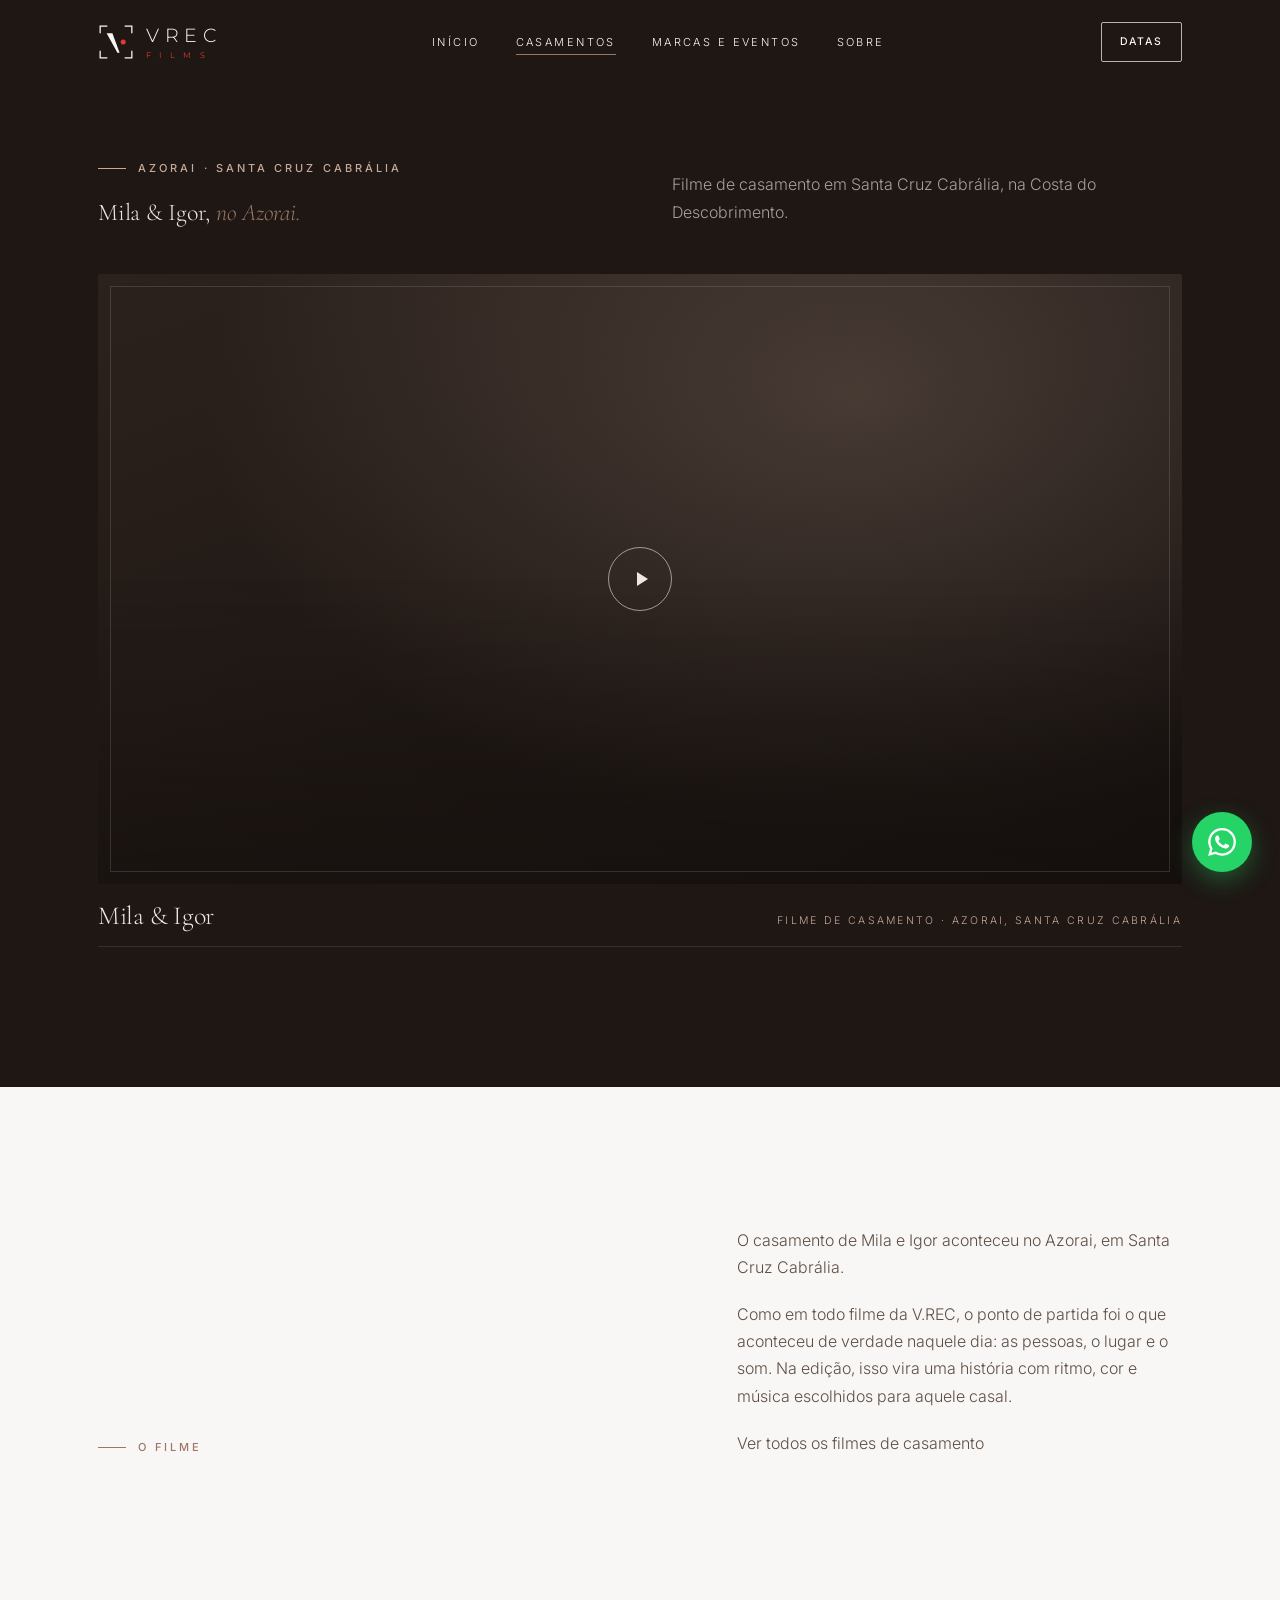
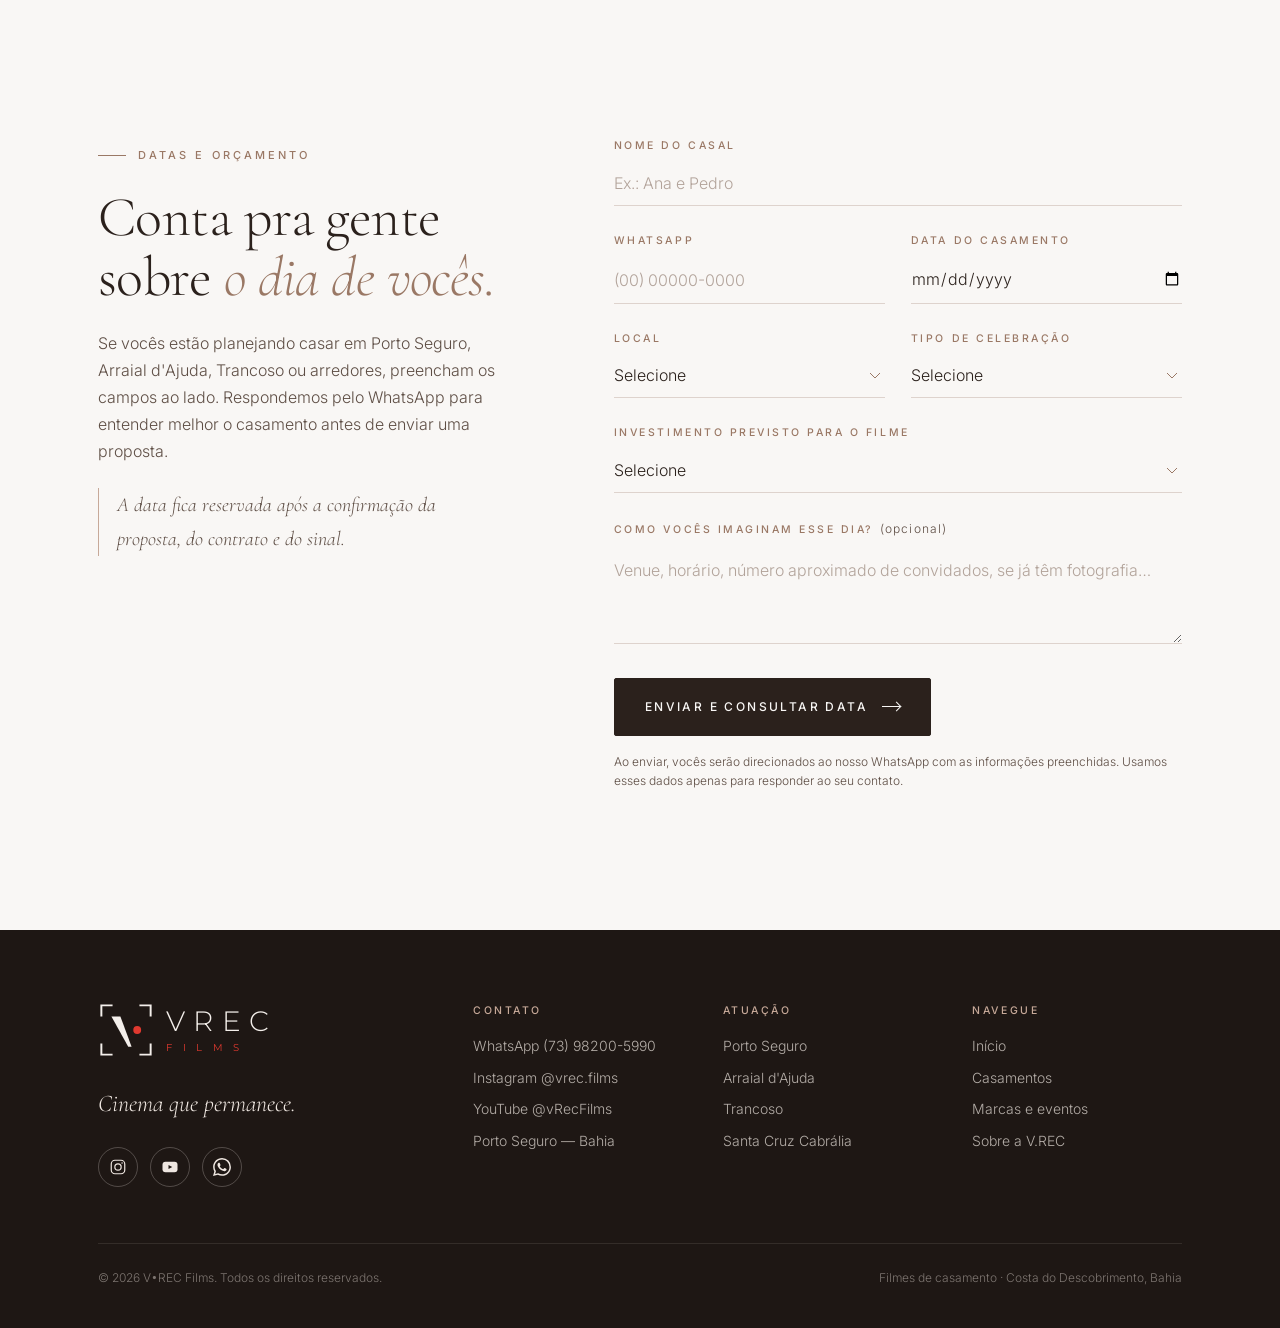
<file: casamentos/mila-e-igor-azorai-santa-cruz-cabralia/index.html>
<!doctype html>
<html lang="pt-BR">
<head>
<!-- Google tag (gtag.js) -->
<script async src="https://www.googletagmanager.com/gtag/js?id=G-V0DM7WBSSV"></script>
<script>
  window.dataLayer = window.dataLayer || [];
  function gtag(){dataLayer.push(arguments);}
  gtag('js', new Date());
  gtag('config', 'G-V0DM7WBSSV');
</script>

<meta charset="utf-8">
<meta name="viewport" content="width=device-width, initial-scale=1">
<title>Filme de casamento no Azorai, Santa Cruz Cabrália | Mila e Igor | V.REC Films</title>
<meta name="description" content="Filme do casamento de Mila e Igor no Azorai, em Santa Cruz Cabrália, Bahia. Filme de casamento com linguagem de cinema por V.REC Films.">
<meta property="og:title" content="Filme de casamento no Azorai, Santa Cruz Cabrália | Mila e Igor | V.REC Films">
<meta property="og:description" content="Filme do casamento de Mila e Igor no Azorai, em Santa Cruz Cabrália, Bahia. Filme de casamento com linguagem de cinema por V.REC Films.">
<meta property="og:type" content="website">
<meta property="og:site_name" content="V•REC Films">
<meta property="og:locale" content="pt_BR">
<meta property="og:image" content="https://vrecfilms.com.br/vrec-og.jpg">
<meta property="og:image:type" content="image/jpeg">
<meta property="og:image:width" content="1200">
<meta property="og:image:height" content="630">
<meta property="og:image:alt" content="V•REC Films">
<meta name="twitter:card" content="summary_large_image">
<meta name="twitter:image" content="https://vrecfilms.com.br/vrec-og.jpg">
<link rel="canonical" href="https://vrecfilms.com.br/casamentos/mila-e-igor-azorai-santa-cruz-cabralia/">
<meta property="og:url" content="https://vrecfilms.com.br/casamentos/mila-e-igor-azorai-santa-cruz-cabralia/">
<meta name="theme-color" content="#F9F7F5">
<meta name="referrer" content="strict-origin-when-cross-origin">
<link rel="preconnect" href="https://fonts.googleapis.com">
<link rel="preconnect" href="https://fonts.gstatic.com" crossorigin>
<link href="https://fonts.googleapis.com/css2?family=Cormorant+Garamond:ital,wght@0,300;0,400;0,500;1,300;1,400&family=Inter:wght@300;400;500&family=Montserrat:wght@300;400&display=swap" rel="stylesheet">
<link rel="icon" type="image/svg+xml" href="data:image/svg+xml;utf8,<svg xmlns='http://www.w3.org/2000/svg' viewBox='0 0 100 100'><rect width='100' height='100' fill='%23111'/><g fill='none' stroke='%23fff' stroke-width='4'><path d='M10 28V10h18M72 10h18v18M10 72v18h18M72 90h18V72'/></g><polygon points='26,26 42,26 60,78 54,78' fill='%23fff'/><circle cx='70' cy='50' r='7' fill='%23E0392F'/></svg>">
<link rel="stylesheet" href="../../assets/vrec.css">
<script type="application/ld+json">
{"@context": "https://schema.org", "@type": "BreadcrumbList", "itemListElement": [{"@type": "ListItem", "position": 1, "name": "Início", "item": "https://vrecfilms.com.br/"}, {"@type": "ListItem", "position": 2, "name": "Casamentos", "item": "https://vrecfilms.com.br/casamentos/"}, {"@type": "ListItem", "position": 3, "name": "Mila e Igor · Azorai, Santa Cruz Cabrália", "item": "https://vrecfilms.com.br/casamentos/mila-e-igor-azorai-santa-cruz-cabralia/"}]}
</script>
</head>
<body>

<header class="header" id="top">
  <div class="wrap header__in">
    <a href="../../index.html" class="brand" aria-label="V•REC Films — página inicial"><svg class="brand__mark" viewBox="0 0 100 100" aria-hidden="true"><g fill="none" stroke="currentColor" stroke-width="3.5"><path d="M6 26V6h20M74 6h20v20M6 74v20h20M74 94h20V74"/></g><polygon points="24,26 40,26 60,80 54,80" fill="currentColor"/><circle class="rec-dot" cx="70" cy="50" r="7"/></svg><span class="brand__type"><span class="brand__name">VREC</span><span class="brand__sub">FILMS</span></span></a>
    <nav class="nav" id="nav" aria-label="Principal">
      <a href="../../index.html">Início</a>
      <a href="../../casamentos/index.html" class="is-active" aria-current="page">Casamentos</a>
      <a href="../../marcas-e-eventos/index.html">Marcas e eventos</a>
      <a href="../../sobre/index.html">Sobre</a>
    </nav>
    <div class="header__right">
      <a href="#contato" class="btn btn--ghost">Datas</a>
      <button class="nav-toggle" type="button" aria-label="Abrir menu" aria-controls="nav" aria-expanded="false"><span></span></button>
    </div>
  </div>
</header>

<main>

<section class="section work" id="filmes" aria-labelledby="story-title" style="padding-top:150px">
  <div class="wrap">
    <div class="work__head">
      <div>
        <span class="eyebrow reveal">Azorai · Santa Cruz Cabrália</span>
        <h1 id="story-title" class="reveal" style="margin-top:22px">Mila &amp; Igor, <em>no Azorai.</em></h1>
      </div>
      <p class="reveal">Filme de casamento em Santa Cruz Cabrália, na Costa do Descobrimento.</p>
    </div>
    <div class="films">
      <article class="film reveal" data-yt="-Qyc-W8sHkw" data-kind="landscape" tabindex="0" role="button" aria-label="Assistir: Mila &amp; Igor">
        <div class="film__frame">
          <img alt="" loading="lazy">
          <span class="film__play" aria-hidden="true"></span>
        </div>
        <div class="film__info">
          <h3 class="film__title">Mila &amp; Igor</h3>
          <span class="film__type">Filme de casamento · Azorai, Santa Cruz Cabrália</span>
        </div>
      </article>
    </div>
  </div>
</section>

<section class="section manifesto" aria-label="Sobre o filme">
  <div class="wrap">
    <div class="manifesto__grid">
      <div>
        <span class="eyebrow reveal">O filme</span>
      </div>
      <div class="manifesto__text reveal">
        <p>O casamento de Mila e Igor aconteceu no Azorai, em Santa Cruz Cabrália.</p>
        <p>Como em todo filme da V.REC, o ponto de partida foi o que aconteceu de verdade naquele dia: as pessoas, o lugar e o som. Na edição, isso vira uma história com ritmo, cor e música escolhidos para aquele casal.</p>
        <p><a href="../">Ver todos os filmes de casamento</a></p>
      </div>
    </div>
  </div>
</section>

<!-- ======================= FORMULÁRIO ======================= -->
<section class="section contact" id="contato" aria-labelledby="contact-title">
  <div class="wrap contact__grid">
    <div class="contact__intro">
      <span class="eyebrow reveal">Datas e orçamento</span>
      <h2 id="contact-title" class="reveal" style="margin-top:22px">Conta pra gente sobre <em>o dia de vocês.</em></h2>
      <p class="reveal">Se vocês estão planejando casar em Porto Seguro, Arraial d'Ajuda, Trancoso ou arredores, preencham os campos ao lado. Respondemos pelo WhatsApp para entender melhor o casamento antes de enviar uma proposta.</p>
      <p class="contact__note reveal">A data fica reservada após a confirmação da proposta, do contrato e do sinal.</p>
    </div>

    <div>
      <form class="form reveal" data-wa-form="Vim pela página de casamentos." novalidate>
        <div class="field">
          <label for="f-name">Nome do casal</label>
          <input id="f-name" name="nome" type="text" autocomplete="name" placeholder="Ex.: Ana e Pedro" required>
          <span class="err">Conta pra gente como podemos chamar vocês.</span>
        </div>

        <div class="form__row">
          <div class="field">
            <label for="f-phone">WhatsApp</label>
            <input id="f-phone" name="whatsapp" type="tel" inputmode="tel" autocomplete="tel" placeholder="(00) 00000-0000" required>
            <span class="err">Informe um número com DDD.</span>
          </div>
          <div class="field">
            <label for="f-date">Data do casamento</label>
            <input id="f-date" name="data" type="date" required>
            <span class="err">Informe a data, mesmo que aproximada.</span>
          </div>
        </div>

        <div class="form__row">
          <div class="field">
            <label for="f-venue">Local</label>
            <select id="f-venue" name="local" required>
              <option value="" selected disabled>Selecione</option>
              <option>Trancoso</option>
              <option>Arraial d'Ajuda</option>
              <option>Porto Seguro</option>
              <option>Santa Cruz Cabrália</option>
              <option>Caraíva</option>
              <option>Outro destino</option>
            </select>
            <span class="err">Escolha o local.</span>
          </div>
          <div class="field">
            <label for="f-type">Tipo de celebração</label>
            <select id="f-type" name="tipo">
              <option value="" selected disabled>Selecione</option>
              <option>Casamento na praia</option>
              <option>Destination wedding</option>
              <option>Mini wedding</option>
              <option>Elopement</option>
              <option>Pré-wedding</option>
              <option>Outro</option>
            </select>
          </div>
        </div>

        <div class="field">
          <label for="f-budget">Investimento previsto para o filme</label>
          <!-- AJUSTE as faixas conforme a tabela vigente da V.REC -->
          <select id="f-budget" name="orcamento">
            <option value="" selected disabled>Selecione</option>
            <option>Até R$ 4.000</option>
            <option>R$ 4.000 a R$ 6.000</option>
            <option>R$ 6.000 a R$ 8.000</option>
            <option>Acima de R$ 8.000</option>
            <option>Ainda não definimos</option>
          </select>
        </div>

        <div class="field">
          <label for="f-msg">Como vocês imaginam esse dia? <small>(opcional)</small></label>
          <textarea id="f-msg" name="mensagem" placeholder="Venue, horário, número aproximado de convidados, se já têm fotografia…"></textarea>
        </div>

        <div class="form__submit">
          <button type="submit" class="btn">Enviar e consultar data <span class="arrow" aria-hidden="true"></span></button>
          <p class="form__legal">Ao enviar, vocês serão direcionados ao nosso WhatsApp com as informações preenchidas. Usamos esses dados apenas para responder ao seu contato.</p>
        </div>
      </form>

      <div class="form__ok" role="status" aria-live="polite">
        Obrigado. Abrimos o WhatsApp com a mensagem pronta.
        <small>Se a janela não abriu, fale com a gente diretamente pelo Instagram @vrec.films.</small>
      </div>
    </div>
  </div>
</section>

</main>

<footer class="footer">
  <div class="wrap">
    <div class="footer__grid">
      <div>
        <a href="../../index.html" class="brand brand--lg" aria-label="V•REC Films — página inicial"><svg class="brand__mark" viewBox="0 0 100 100" aria-hidden="true"><g fill="none" stroke="currentColor" stroke-width="3.5"><path d="M6 26V6h20M74 6h20v20M6 74v20h20M74 94h20V74"/></g><polygon points="24,26 40,26 60,80 54,80" fill="currentColor"/><circle class="rec-dot" cx="70" cy="50" r="7"/></svg><span class="brand__type"><span class="brand__name">VREC</span><span class="brand__sub">FILMS</span></span></a>
        <p class="footer__tag">Cinema que permanece.</p>
        <div class="social" aria-label="Redes sociais"><a href="https://www.instagram.com/vrec.films/" target="_blank" rel="noopener" aria-label="Instagram da V.REC Films"><svg viewBox="0 0 24 24" fill="none" stroke="currentColor" stroke-width="1.6" aria-hidden="true"><rect x="3" y="3" width="18" height="18" rx="5"/><circle cx="12" cy="12" r="4.2"/><circle cx="17.4" cy="6.6" r="1" fill="currentColor" stroke="none"/></svg></a><a href="https://www.youtube.com/@vRecFilms" target="_blank" rel="noopener" aria-label="Canal da V.REC Films no YouTube"><svg viewBox="0 0 24 24" aria-hidden="true"><rect x="2" y="5" width="20" height="14" rx="4" fill="currentColor"/><path d="M10 9.2v5.6l5-2.8z" fill="var(--dark)"/></svg></a><a href="#" data-wa="Olá, estava visitando seu site e me interessei pelo seu trabalho." aria-label="WhatsApp da V.REC Films"><svg viewBox="0 0 24 24" aria-hidden="true"><path fill="currentColor" d="M17.472 14.382c-.297-.149-1.758-.867-2.03-.967-.273-.099-.471-.148-.67.15-.197.297-.767.966-.94 1.164-.173.199-.347.223-.644.075-.297-.15-1.255-.463-2.39-1.475-.883-.788-1.48-1.761-1.653-2.059-.173-.297-.018-.458.13-.606.134-.133.298-.347.446-.52.149-.174.198-.298.298-.497.099-.198.05-.371-.025-.52-.075-.149-.669-1.612-.916-2.207-.242-.579-.487-.5-.669-.51-.173-.008-.371-.01-.57-.01-.198 0-.52.074-.792.372-.272.297-1.04 1.016-1.04 2.479 0 1.462 1.065 2.875 1.213 3.074.149.198 2.096 3.2 5.077 4.487.709.306 1.262.489 1.694.625.712.227 1.36.195 1.871.118.571-.085 1.758-.719 2.006-1.413.248-.694.248-1.289.173-1.413-.074-.124-.272-.198-.57-.347m-5.421 7.403h-.004a9.87 9.87 0 0 1-5.031-1.378l-.361-.214-3.741.982.998-3.648-.235-.374a9.86 9.86 0 0 1-1.51-5.26c.001-5.45 4.436-9.884 9.888-9.884 2.64 0 5.122 1.03 6.988 2.898a9.825 9.825 0 0 1 2.893 6.994c-.003 5.45-4.437 9.884-9.885 9.884m8.413-18.297A11.815 11.815 0 0 0 12.05 0C5.495 0 .16 5.335.157 11.892c0 2.096.547 4.142 1.588 5.945L.057 24l6.305-1.654a11.882 11.882 0 0 0 5.683 1.448h.005c6.554 0 11.89-5.335 11.893-11.893a11.821 11.821 0 0 0-3.48-8.413z"/></svg></a></div>
      </div>
      <div>
        <h5>Contato</h5>
        <ul>
          <li><a href="#" data-wa="Olá, estava visitando seu site e me interessei pelo seu trabalho.">WhatsApp (73) 98200-5990</a></li>
          <li><a href="https://www.instagram.com/vrec.films/" target="_blank" rel="noopener">Instagram @vrec.films</a></li>
          <li><a href="https://www.youtube.com/@vRecFilms" target="_blank" rel="noopener">YouTube @vRecFilms</a></li>
          <li>Porto Seguro — Bahia</li>
        </ul>
      </div>
      <div>
        <h5>Atuação</h5>
        <ul>
          <li>Porto Seguro</li>
          <li>Arraial d'Ajuda</li>
          <li>Trancoso</li>
          <li>Santa Cruz Cabrália</li>
        </ul>
      </div>
      <div>
        <h5>Navegue</h5>
        <ul>
          <li><a href="../../index.html">Início</a></li>
          <li><a href="../../casamentos/index.html">Casamentos</a></li>
          <li><a href="../../marcas-e-eventos/index.html">Marcas e eventos</a></li>
          <li><a href="../../sobre/index.html">Sobre a V.REC</a></li>
        </ul>
      </div>
    </div>
    <div class="footer__bottom">
      <span>© <span data-year></span> V•REC Films. Todos os direitos reservados.</span>
      <span>Filmes de casamento · Costa do Descobrimento, Bahia</span>
    </div>
  </div>
</footer>
<div class="wa-float"><div class="wa-bubble" role="status"><a href="#" data-wa="Olá, estava visitando seu site e me interessei pelo seu trabalho.">Olá, em que podemos ajudar?</a><button type="button" aria-label="Fechar mensagem">&times;</button></div><a class="wa-btn" href="#" data-wa="Olá, estava visitando seu site e me interessei pelo seu trabalho." aria-label="Conversar no WhatsApp"><svg viewBox="0 0 24 24" aria-hidden="true"><path fill="currentColor" d="M17.472 14.382c-.297-.149-1.758-.867-2.03-.967-.273-.099-.471-.148-.67.15-.197.297-.767.966-.94 1.164-.173.199-.347.223-.644.075-.297-.15-1.255-.463-2.39-1.475-.883-.788-1.48-1.761-1.653-2.059-.173-.297-.018-.458.13-.606.134-.133.298-.347.446-.52.149-.174.198-.298.298-.497.099-.198.05-.371-.025-.52-.075-.149-.669-1.612-.916-2.207-.242-.579-.487-.5-.669-.51-.173-.008-.371-.01-.57-.01-.198 0-.52.074-.792.372-.272.297-1.04 1.016-1.04 2.479 0 1.462 1.065 2.875 1.213 3.074.149.198 2.096 3.2 5.077 4.487.709.306 1.262.489 1.694.625.712.227 1.36.195 1.871.118.571-.085 1.758-.719 2.006-1.413.248-.694.248-1.289.173-1.413-.074-.124-.272-.198-.57-.347m-5.421 7.403h-.004a9.87 9.87 0 0 1-5.031-1.378l-.361-.214-3.741.982.998-3.648-.235-.374a9.86 9.86 0 0 1-1.51-5.26c.001-5.45 4.436-9.884 9.888-9.884 2.64 0 5.122 1.03 6.988 2.898a9.825 9.825 0 0 1 2.893 6.994c-.003 5.45-4.437 9.884-9.885 9.884m8.413-18.297A11.815 11.815 0 0 0 12.05 0C5.495 0 .16 5.335.157 11.892c0 2.096.547 4.142 1.588 5.945L.057 24l6.305-1.654a11.882 11.882 0 0 0 5.683 1.448h.005c6.554 0 11.89-5.335 11.893-11.893a11.821 11.821 0 0 0-3.48-8.413z"/></svg></a></div>
<script src="../../assets/depoimentos.js"></script>
<script src="../../assets/vrec.js"></script>
</body>
</html>
</file>
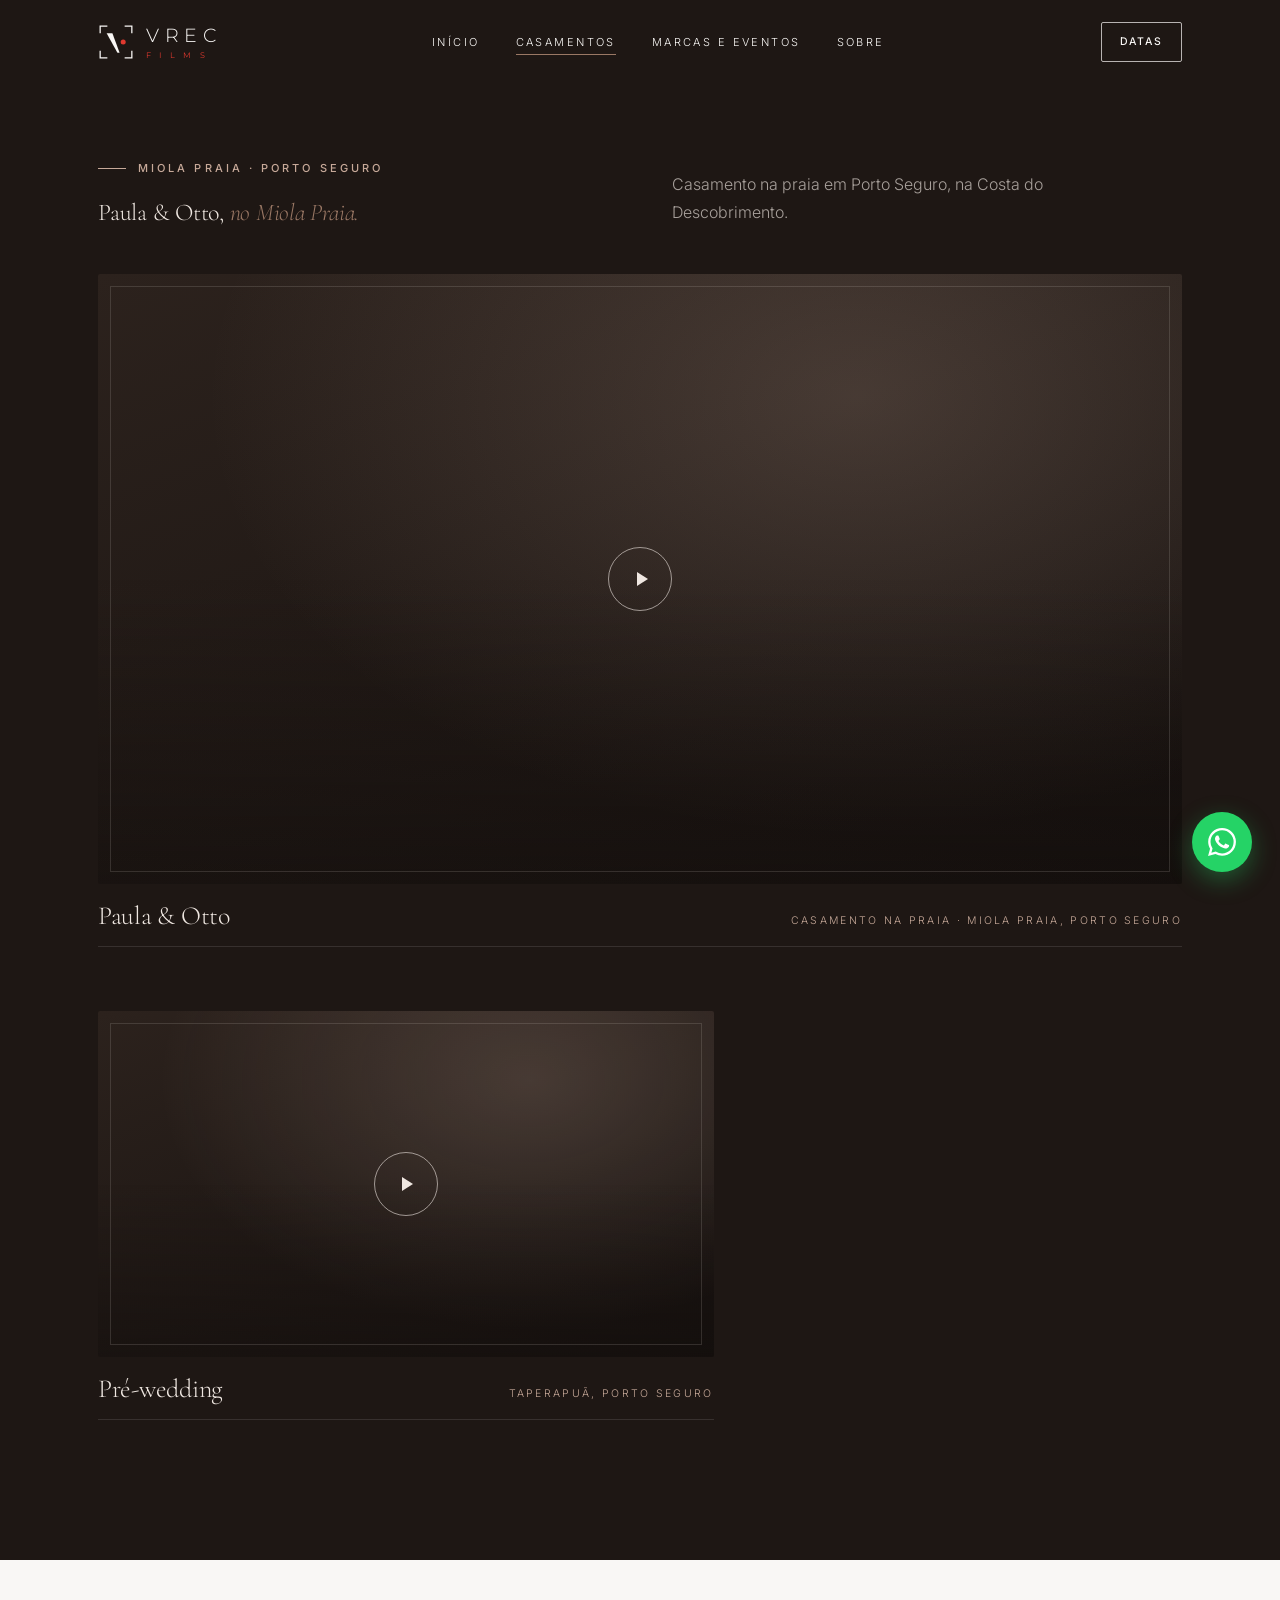
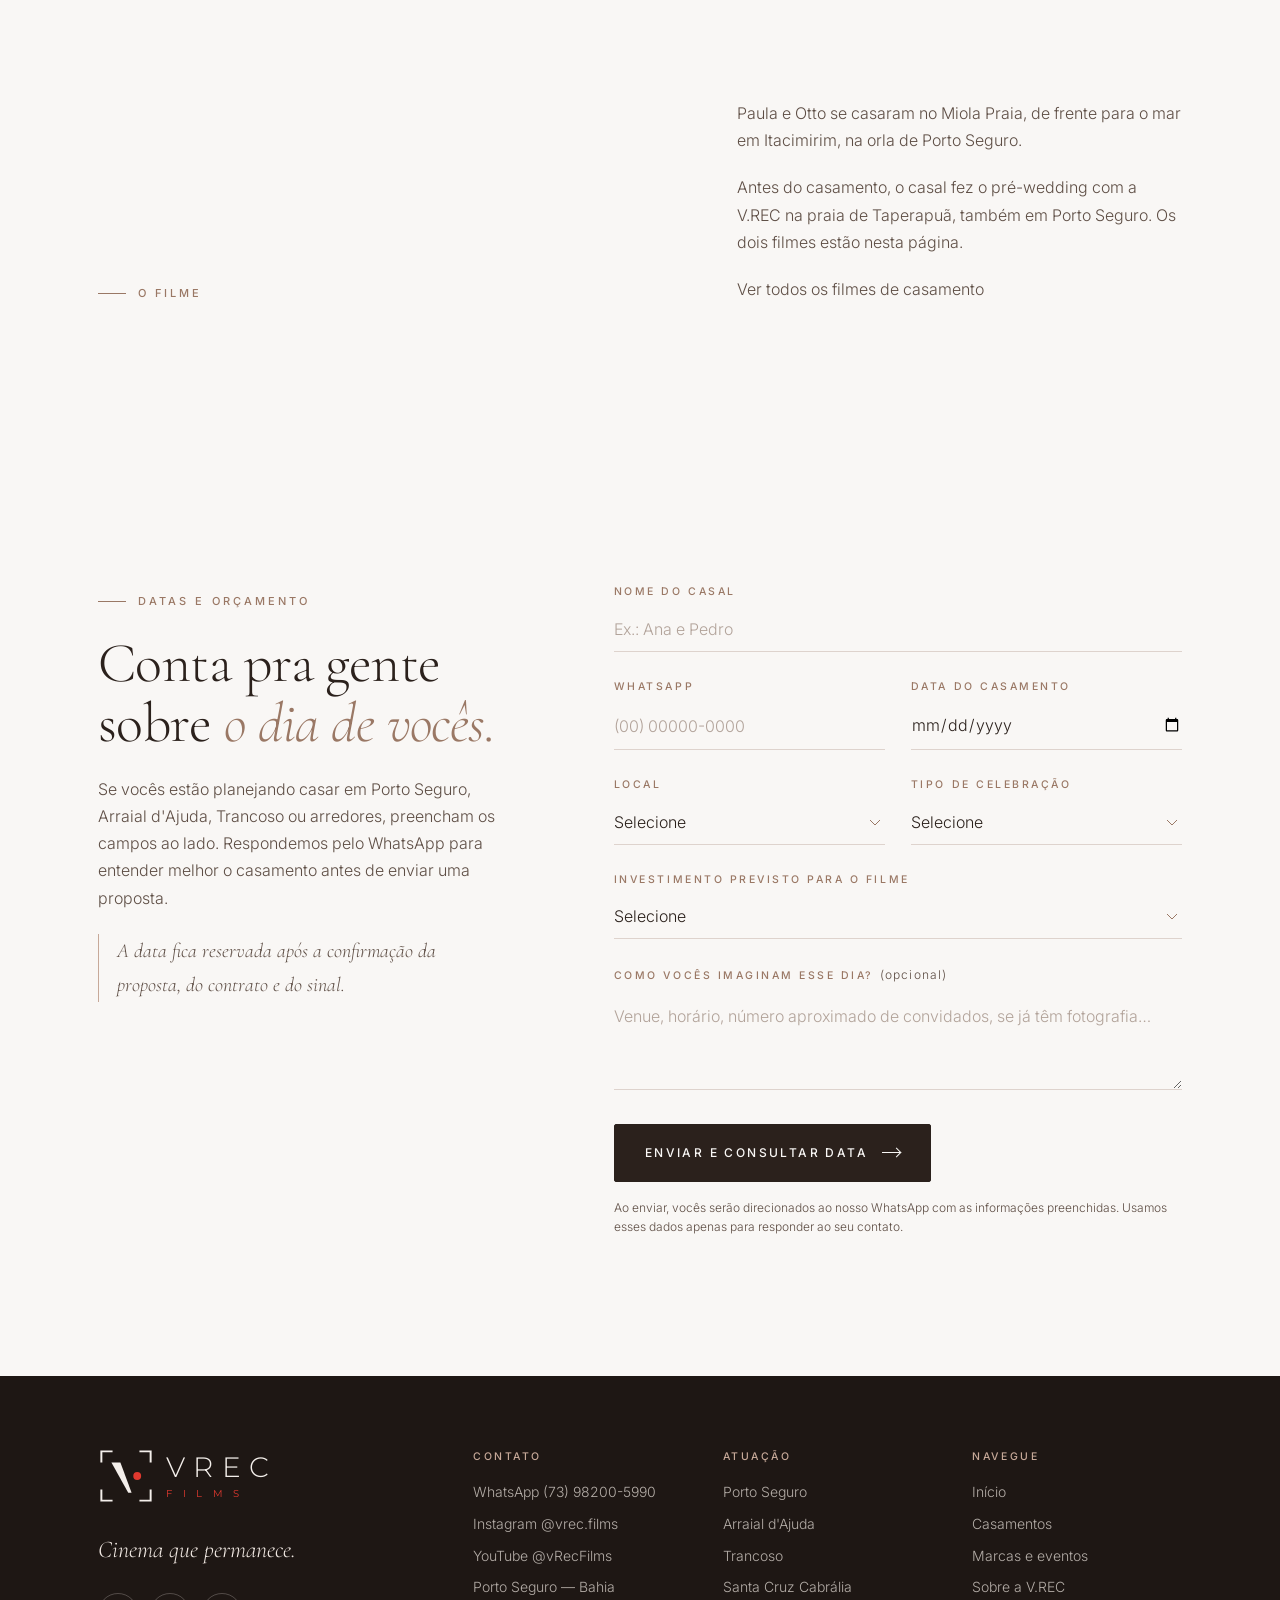
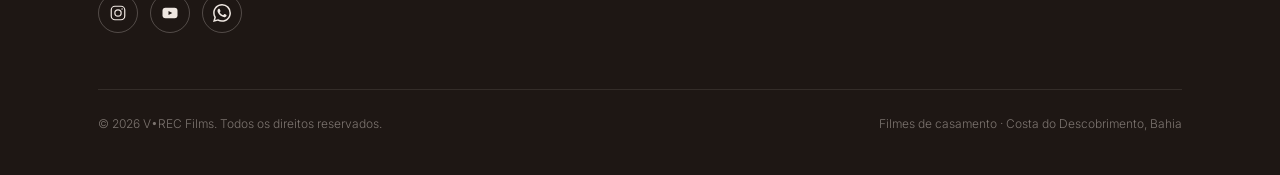
<file: casamentos/paula-e-otto-miola-praia-porto-seguro/index.html>
<!doctype html>
<html lang="pt-BR">
<head>
<!-- Google tag (gtag.js) -->
<script async src="https://www.googletagmanager.com/gtag/js?id=G-V0DM7WBSSV"></script>
<script>
  window.dataLayer = window.dataLayer || [];
  function gtag(){dataLayer.push(arguments);}
  gtag('js', new Date());
  gtag('config', 'G-V0DM7WBSSV');
</script>

<meta charset="utf-8">
<meta name="viewport" content="width=device-width, initial-scale=1">
<title>Casamento na praia no Miola Praia, Porto Seguro | Paula e Otto | V.REC Films</title>
<meta name="description" content="Filme do casamento na praia de Paula e Otto no Miola Praia, em Itacimirim, Porto Seguro, e o pré-wedding do casal em Taperapuã. Por V.REC Films.">
<meta property="og:title" content="Casamento na praia no Miola Praia, Porto Seguro | Paula e Otto | V.REC Films">
<meta property="og:description" content="Filme do casamento na praia de Paula e Otto no Miola Praia, em Itacimirim, Porto Seguro, e o pré-wedding do casal em Taperapuã. Por V.REC Films.">
<meta property="og:type" content="website">
<meta property="og:site_name" content="V•REC Films">
<meta property="og:locale" content="pt_BR">
<meta property="og:image" content="https://vrecfilms.com.br/vrec-og.jpg">
<meta property="og:image:type" content="image/jpeg">
<meta property="og:image:width" content="1200">
<meta property="og:image:height" content="630">
<meta property="og:image:alt" content="V•REC Films">
<meta name="twitter:card" content="summary_large_image">
<meta name="twitter:image" content="https://vrecfilms.com.br/vrec-og.jpg">
<link rel="canonical" href="https://vrecfilms.com.br/casamentos/paula-e-otto-miola-praia-porto-seguro/">
<meta property="og:url" content="https://vrecfilms.com.br/casamentos/paula-e-otto-miola-praia-porto-seguro/">
<meta name="theme-color" content="#F9F7F5">
<meta name="referrer" content="strict-origin-when-cross-origin">
<link rel="preconnect" href="https://fonts.googleapis.com">
<link rel="preconnect" href="https://fonts.gstatic.com" crossorigin>
<link href="https://fonts.googleapis.com/css2?family=Cormorant+Garamond:ital,wght@0,300;0,400;0,500;1,300;1,400&family=Inter:wght@300;400;500&family=Montserrat:wght@300;400&display=swap" rel="stylesheet">
<link rel="icon" type="image/svg+xml" href="data:image/svg+xml;utf8,<svg xmlns='http://www.w3.org/2000/svg' viewBox='0 0 100 100'><rect width='100' height='100' fill='%23111'/><g fill='none' stroke='%23fff' stroke-width='4'><path d='M10 28V10h18M72 10h18v18M10 72v18h18M72 90h18V72'/></g><polygon points='26,26 42,26 60,78 54,78' fill='%23fff'/><circle cx='70' cy='50' r='7' fill='%23E0392F'/></svg>">
<link rel="stylesheet" href="../../assets/vrec.css">
<script type="application/ld+json">
{"@context": "https://schema.org", "@type": "BreadcrumbList", "itemListElement": [{"@type": "ListItem", "position": 1, "name": "Início", "item": "https://vrecfilms.com.br/"}, {"@type": "ListItem", "position": 2, "name": "Casamentos", "item": "https://vrecfilms.com.br/casamentos/"}, {"@type": "ListItem", "position": 3, "name": "Paula e Otto · Miola Praia, Porto Seguro", "item": "https://vrecfilms.com.br/casamentos/paula-e-otto-miola-praia-porto-seguro/"}]}
</script>
</head>
<body>

<header class="header" id="top">
  <div class="wrap header__in">
    <a href="../../index.html" class="brand" aria-label="V•REC Films — página inicial"><svg class="brand__mark" viewBox="0 0 100 100" aria-hidden="true"><g fill="none" stroke="currentColor" stroke-width="3.5"><path d="M6 26V6h20M74 6h20v20M6 74v20h20M74 94h20V74"/></g><polygon points="24,26 40,26 60,80 54,80" fill="currentColor"/><circle class="rec-dot" cx="70" cy="50" r="7"/></svg><span class="brand__type"><span class="brand__name">VREC</span><span class="brand__sub">FILMS</span></span></a>
    <nav class="nav" id="nav" aria-label="Principal">
      <a href="../../index.html">Início</a>
      <a href="../../casamentos/index.html" class="is-active" aria-current="page">Casamentos</a>
      <a href="../../marcas-e-eventos/index.html">Marcas e eventos</a>
      <a href="../../sobre/index.html">Sobre</a>
    </nav>
    <div class="header__right">
      <a href="#contato" class="btn btn--ghost">Datas</a>
      <button class="nav-toggle" type="button" aria-label="Abrir menu" aria-controls="nav" aria-expanded="false"><span></span></button>
    </div>
  </div>
</header>

<main>

<section class="section work" id="filmes" aria-labelledby="story-title" style="padding-top:150px">
  <div class="wrap">
    <div class="work__head">
      <div>
        <span class="eyebrow reveal">Miola Praia · Porto Seguro</span>
        <h1 id="story-title" class="reveal" style="margin-top:22px">Paula &amp; Otto, <em>no Miola Praia.</em></h1>
      </div>
      <p class="reveal">Casamento na praia em Porto Seguro, na Costa do Descobrimento.</p>
    </div>
    <div class="films">
      <article class="film reveal" data-yt="Xtf-e0uBVjc" data-kind="landscape" tabindex="0" role="button" aria-label="Assistir: Paula &amp; Otto">
        <div class="film__frame">
          <img alt="" loading="lazy">
          <span class="film__play" aria-hidden="true"></span>
        </div>
        <div class="film__info">
          <h3 class="film__title">Paula &amp; Otto</h3>
          <span class="film__type">Casamento na praia · Miola Praia, Porto Seguro</span>
        </div>
      </article>
      <article class="film reveal" data-yt="SUJ6CYi-YHI" data-kind="landscape" tabindex="0" role="button" aria-label="Assistir: Paula &amp; Otto, pré-wedding">
        <div class="film__frame">
          <img alt="" loading="lazy">
          <span class="film__play" aria-hidden="true"></span>
        </div>
        <div class="film__info">
          <h3 class="film__title">Pré-wedding</h3>
          <span class="film__type">Taperapuã, Porto Seguro</span>
        </div>
      </article>
    </div>
  </div>
</section>

<section class="section manifesto" aria-label="Sobre o filme">
  <div class="wrap">
    <div class="manifesto__grid">
      <div>
        <span class="eyebrow reveal">O filme</span>
      </div>
      <div class="manifesto__text reveal">
        <p>Paula e Otto se casaram no Miola Praia, de frente para o mar em Itacimirim, na orla de Porto Seguro.</p>
        <p>Antes do casamento, o casal fez o pré-wedding com a V.REC na praia de Taperapuã, também em Porto Seguro. Os dois filmes estão nesta página.</p>
        <p><a href="../">Ver todos os filmes de casamento</a></p>
      </div>
    </div>
  </div>
</section>

<!-- ======================= FORMULÁRIO ======================= -->
<section class="section contact" id="contato" aria-labelledby="contact-title">
  <div class="wrap contact__grid">
    <div class="contact__intro">
      <span class="eyebrow reveal">Datas e orçamento</span>
      <h2 id="contact-title" class="reveal" style="margin-top:22px">Conta pra gente sobre <em>o dia de vocês.</em></h2>
      <p class="reveal">Se vocês estão planejando casar em Porto Seguro, Arraial d'Ajuda, Trancoso ou arredores, preencham os campos ao lado. Respondemos pelo WhatsApp para entender melhor o casamento antes de enviar uma proposta.</p>
      <p class="contact__note reveal">A data fica reservada após a confirmação da proposta, do contrato e do sinal.</p>
    </div>

    <div>
      <form class="form reveal" data-wa-form="Vim pela página de casamentos." novalidate>
        <div class="field">
          <label for="f-name">Nome do casal</label>
          <input id="f-name" name="nome" type="text" autocomplete="name" placeholder="Ex.: Ana e Pedro" required>
          <span class="err">Conta pra gente como podemos chamar vocês.</span>
        </div>

        <div class="form__row">
          <div class="field">
            <label for="f-phone">WhatsApp</label>
            <input id="f-phone" name="whatsapp" type="tel" inputmode="tel" autocomplete="tel" placeholder="(00) 00000-0000" required>
            <span class="err">Informe um número com DDD.</span>
          </div>
          <div class="field">
            <label for="f-date">Data do casamento</label>
            <input id="f-date" name="data" type="date" required>
            <span class="err">Informe a data, mesmo que aproximada.</span>
          </div>
        </div>

        <div class="form__row">
          <div class="field">
            <label for="f-venue">Local</label>
            <select id="f-venue" name="local" required>
              <option value="" selected disabled>Selecione</option>
              <option>Trancoso</option>
              <option>Arraial d'Ajuda</option>
              <option>Porto Seguro</option>
              <option>Santa Cruz Cabrália</option>
              <option>Caraíva</option>
              <option>Outro destino</option>
            </select>
            <span class="err">Escolha o local.</span>
          </div>
          <div class="field">
            <label for="f-type">Tipo de celebração</label>
            <select id="f-type" name="tipo">
              <option value="" selected disabled>Selecione</option>
              <option>Casamento na praia</option>
              <option>Destination wedding</option>
              <option>Mini wedding</option>
              <option>Elopement</option>
              <option>Pré-wedding</option>
              <option>Outro</option>
            </select>
          </div>
        </div>

        <div class="field">
          <label for="f-budget">Investimento previsto para o filme</label>
          <!-- AJUSTE as faixas conforme a tabela vigente da V.REC -->
          <select id="f-budget" name="orcamento">
            <option value="" selected disabled>Selecione</option>
            <option>Até R$ 4.000</option>
            <option>R$ 4.000 a R$ 6.000</option>
            <option>R$ 6.000 a R$ 8.000</option>
            <option>Acima de R$ 8.000</option>
            <option>Ainda não definimos</option>
          </select>
        </div>

        <div class="field">
          <label for="f-msg">Como vocês imaginam esse dia? <small>(opcional)</small></label>
          <textarea id="f-msg" name="mensagem" placeholder="Venue, horário, número aproximado de convidados, se já têm fotografia…"></textarea>
        </div>

        <div class="form__submit">
          <button type="submit" class="btn">Enviar e consultar data <span class="arrow" aria-hidden="true"></span></button>
          <p class="form__legal">Ao enviar, vocês serão direcionados ao nosso WhatsApp com as informações preenchidas. Usamos esses dados apenas para responder ao seu contato.</p>
        </div>
      </form>

      <div class="form__ok" role="status" aria-live="polite">
        Obrigado. Abrimos o WhatsApp com a mensagem pronta.
        <small>Se a janela não abriu, fale com a gente diretamente pelo Instagram @vrec.films.</small>
      </div>
    </div>
  </div>
</section>

</main>

<footer class="footer">
  <div class="wrap">
    <div class="footer__grid">
      <div>
        <a href="../../index.html" class="brand brand--lg" aria-label="V•REC Films — página inicial"><svg class="brand__mark" viewBox="0 0 100 100" aria-hidden="true"><g fill="none" stroke="currentColor" stroke-width="3.5"><path d="M6 26V6h20M74 6h20v20M6 74v20h20M74 94h20V74"/></g><polygon points="24,26 40,26 60,80 54,80" fill="currentColor"/><circle class="rec-dot" cx="70" cy="50" r="7"/></svg><span class="brand__type"><span class="brand__name">VREC</span><span class="brand__sub">FILMS</span></span></a>
        <p class="footer__tag">Cinema que permanece.</p>
        <div class="social" aria-label="Redes sociais"><a href="https://www.instagram.com/vrec.films/" target="_blank" rel="noopener" aria-label="Instagram da V.REC Films"><svg viewBox="0 0 24 24" fill="none" stroke="currentColor" stroke-width="1.6" aria-hidden="true"><rect x="3" y="3" width="18" height="18" rx="5"/><circle cx="12" cy="12" r="4.2"/><circle cx="17.4" cy="6.6" r="1" fill="currentColor" stroke="none"/></svg></a><a href="https://www.youtube.com/@vRecFilms" target="_blank" rel="noopener" aria-label="Canal da V.REC Films no YouTube"><svg viewBox="0 0 24 24" aria-hidden="true"><rect x="2" y="5" width="20" height="14" rx="4" fill="currentColor"/><path d="M10 9.2v5.6l5-2.8z" fill="var(--dark)"/></svg></a><a href="#" data-wa="Olá, estava visitando seu site e me interessei pelo seu trabalho." aria-label="WhatsApp da V.REC Films"><svg viewBox="0 0 24 24" aria-hidden="true"><path fill="currentColor" d="M17.472 14.382c-.297-.149-1.758-.867-2.03-.967-.273-.099-.471-.148-.67.15-.197.297-.767.966-.94 1.164-.173.199-.347.223-.644.075-.297-.15-1.255-.463-2.39-1.475-.883-.788-1.48-1.761-1.653-2.059-.173-.297-.018-.458.13-.606.134-.133.298-.347.446-.52.149-.174.198-.298.298-.497.099-.198.05-.371-.025-.52-.075-.149-.669-1.612-.916-2.207-.242-.579-.487-.5-.669-.51-.173-.008-.371-.01-.57-.01-.198 0-.52.074-.792.372-.272.297-1.04 1.016-1.04 2.479 0 1.462 1.065 2.875 1.213 3.074.149.198 2.096 3.2 5.077 4.487.709.306 1.262.489 1.694.625.712.227 1.36.195 1.871.118.571-.085 1.758-.719 2.006-1.413.248-.694.248-1.289.173-1.413-.074-.124-.272-.198-.57-.347m-5.421 7.403h-.004a9.87 9.87 0 0 1-5.031-1.378l-.361-.214-3.741.982.998-3.648-.235-.374a9.86 9.86 0 0 1-1.51-5.26c.001-5.45 4.436-9.884 9.888-9.884 2.64 0 5.122 1.03 6.988 2.898a9.825 9.825 0 0 1 2.893 6.994c-.003 5.45-4.437 9.884-9.885 9.884m8.413-18.297A11.815 11.815 0 0 0 12.05 0C5.495 0 .16 5.335.157 11.892c0 2.096.547 4.142 1.588 5.945L.057 24l6.305-1.654a11.882 11.882 0 0 0 5.683 1.448h.005c6.554 0 11.89-5.335 11.893-11.893a11.821 11.821 0 0 0-3.48-8.413z"/></svg></a></div>
      </div>
      <div>
        <h5>Contato</h5>
        <ul>
          <li><a href="#" data-wa="Olá, estava visitando seu site e me interessei pelo seu trabalho.">WhatsApp (73) 98200-5990</a></li>
          <li><a href="https://www.instagram.com/vrec.films/" target="_blank" rel="noopener">Instagram @vrec.films</a></li>
          <li><a href="https://www.youtube.com/@vRecFilms" target="_blank" rel="noopener">YouTube @vRecFilms</a></li>
          <li>Porto Seguro — Bahia</li>
        </ul>
      </div>
      <div>
        <h5>Atuação</h5>
        <ul>
          <li>Porto Seguro</li>
          <li>Arraial d'Ajuda</li>
          <li>Trancoso</li>
          <li>Santa Cruz Cabrália</li>
        </ul>
      </div>
      <div>
        <h5>Navegue</h5>
        <ul>
          <li><a href="../../index.html">Início</a></li>
          <li><a href="../../casamentos/index.html">Casamentos</a></li>
          <li><a href="../../marcas-e-eventos/index.html">Marcas e eventos</a></li>
          <li><a href="../../sobre/index.html">Sobre a V.REC</a></li>
        </ul>
      </div>
    </div>
    <div class="footer__bottom">
      <span>© <span data-year></span> V•REC Films. Todos os direitos reservados.</span>
      <span>Filmes de casamento · Costa do Descobrimento, Bahia</span>
    </div>
  </div>
</footer>
<div class="wa-float"><div class="wa-bubble" role="status"><a href="#" data-wa="Olá, estava visitando seu site e me interessei pelo seu trabalho.">Olá, em que podemos ajudar?</a><button type="button" aria-label="Fechar mensagem">&times;</button></div><a class="wa-btn" href="#" data-wa="Olá, estava visitando seu site e me interessei pelo seu trabalho." aria-label="Conversar no WhatsApp"><svg viewBox="0 0 24 24" aria-hidden="true"><path fill="currentColor" d="M17.472 14.382c-.297-.149-1.758-.867-2.03-.967-.273-.099-.471-.148-.67.15-.197.297-.767.966-.94 1.164-.173.199-.347.223-.644.075-.297-.15-1.255-.463-2.39-1.475-.883-.788-1.48-1.761-1.653-2.059-.173-.297-.018-.458.13-.606.134-.133.298-.347.446-.52.149-.174.198-.298.298-.497.099-.198.05-.371-.025-.52-.075-.149-.669-1.612-.916-2.207-.242-.579-.487-.5-.669-.51-.173-.008-.371-.01-.57-.01-.198 0-.52.074-.792.372-.272.297-1.04 1.016-1.04 2.479 0 1.462 1.065 2.875 1.213 3.074.149.198 2.096 3.2 5.077 4.487.709.306 1.262.489 1.694.625.712.227 1.36.195 1.871.118.571-.085 1.758-.719 2.006-1.413.248-.694.248-1.289.173-1.413-.074-.124-.272-.198-.57-.347m-5.421 7.403h-.004a9.87 9.87 0 0 1-5.031-1.378l-.361-.214-3.741.982.998-3.648-.235-.374a9.86 9.86 0 0 1-1.51-5.26c.001-5.45 4.436-9.884 9.888-9.884 2.64 0 5.122 1.03 6.988 2.898a9.825 9.825 0 0 1 2.893 6.994c-.003 5.45-4.437 9.884-9.885 9.884m8.413-18.297A11.815 11.815 0 0 0 12.05 0C5.495 0 .16 5.335.157 11.892c0 2.096.547 4.142 1.588 5.945L.057 24l6.305-1.654a11.882 11.882 0 0 0 5.683 1.448h.005c6.554 0 11.89-5.335 11.893-11.893a11.821 11.821 0 0 0-3.48-8.413z"/></svg></a></div>
<script src="../../assets/depoimentos.js"></script>
<script src="../../assets/vrec.js"></script>
</body>
</html>
</file>
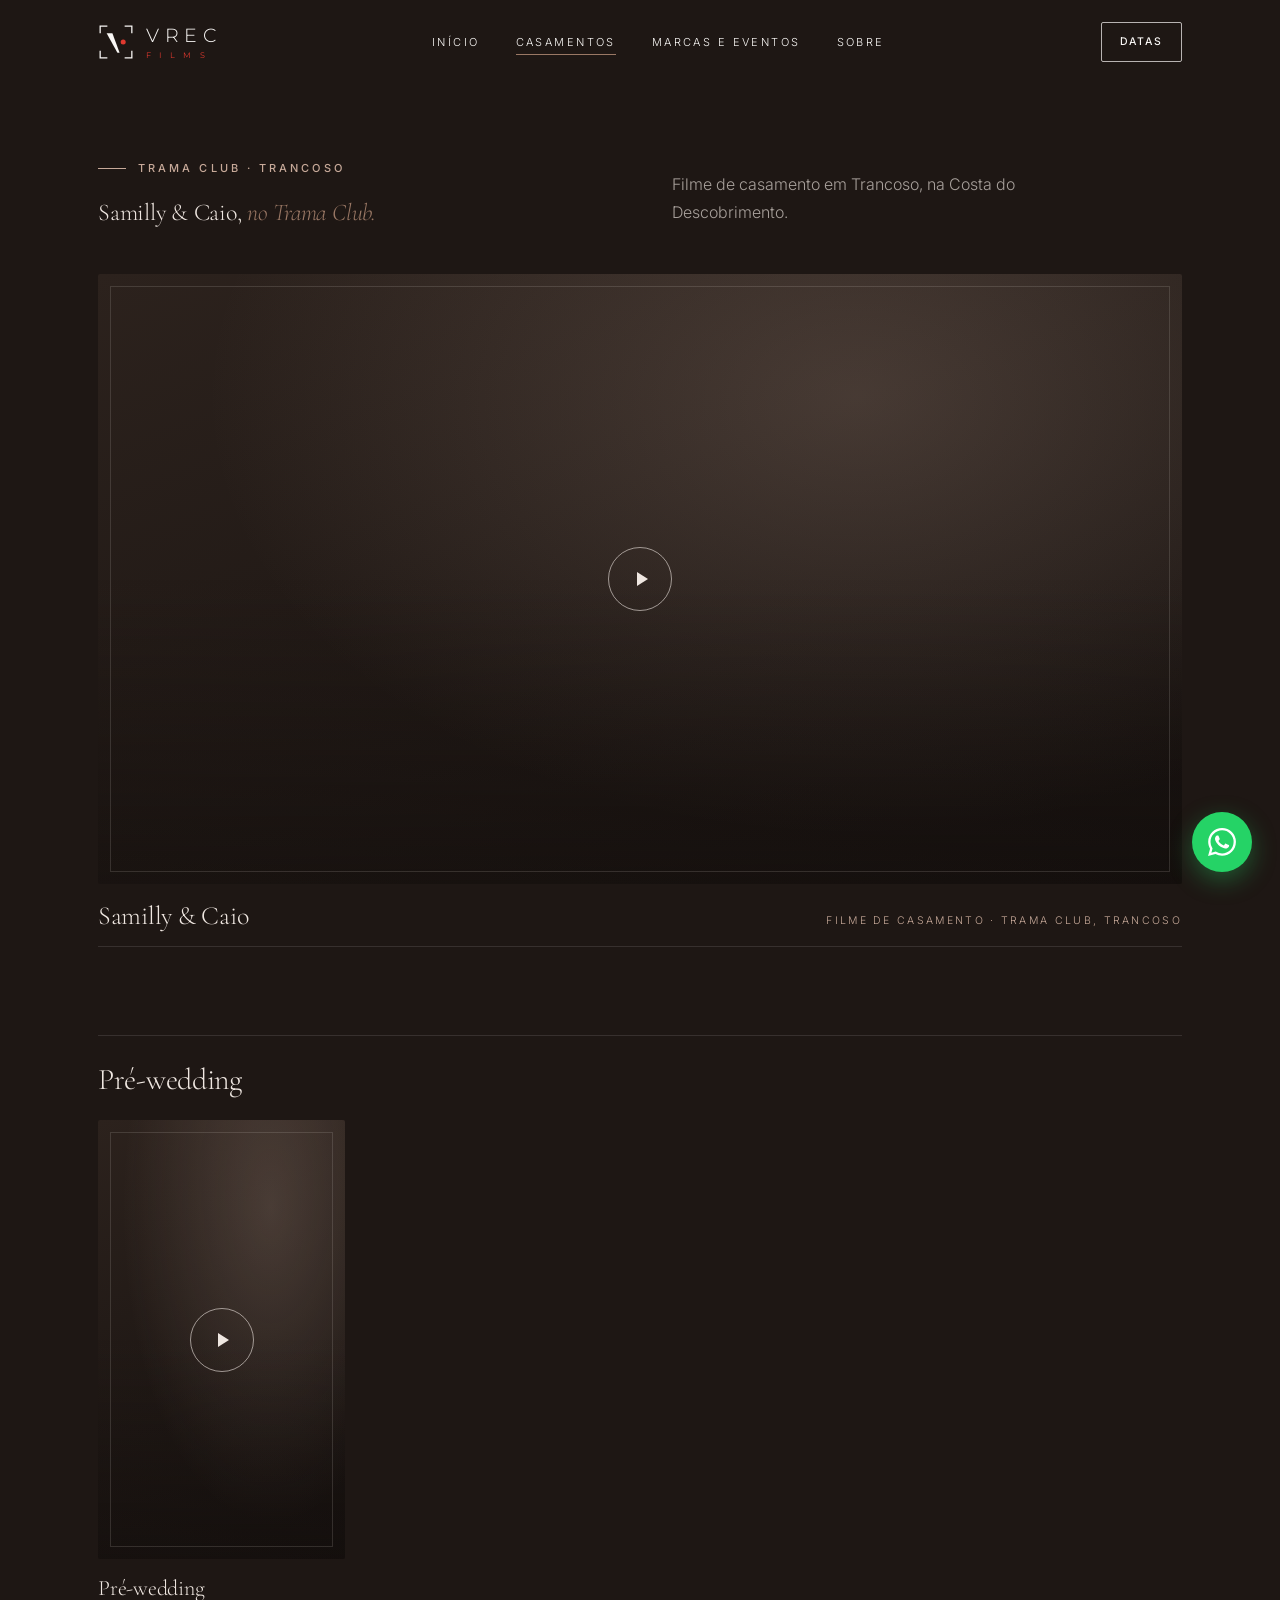
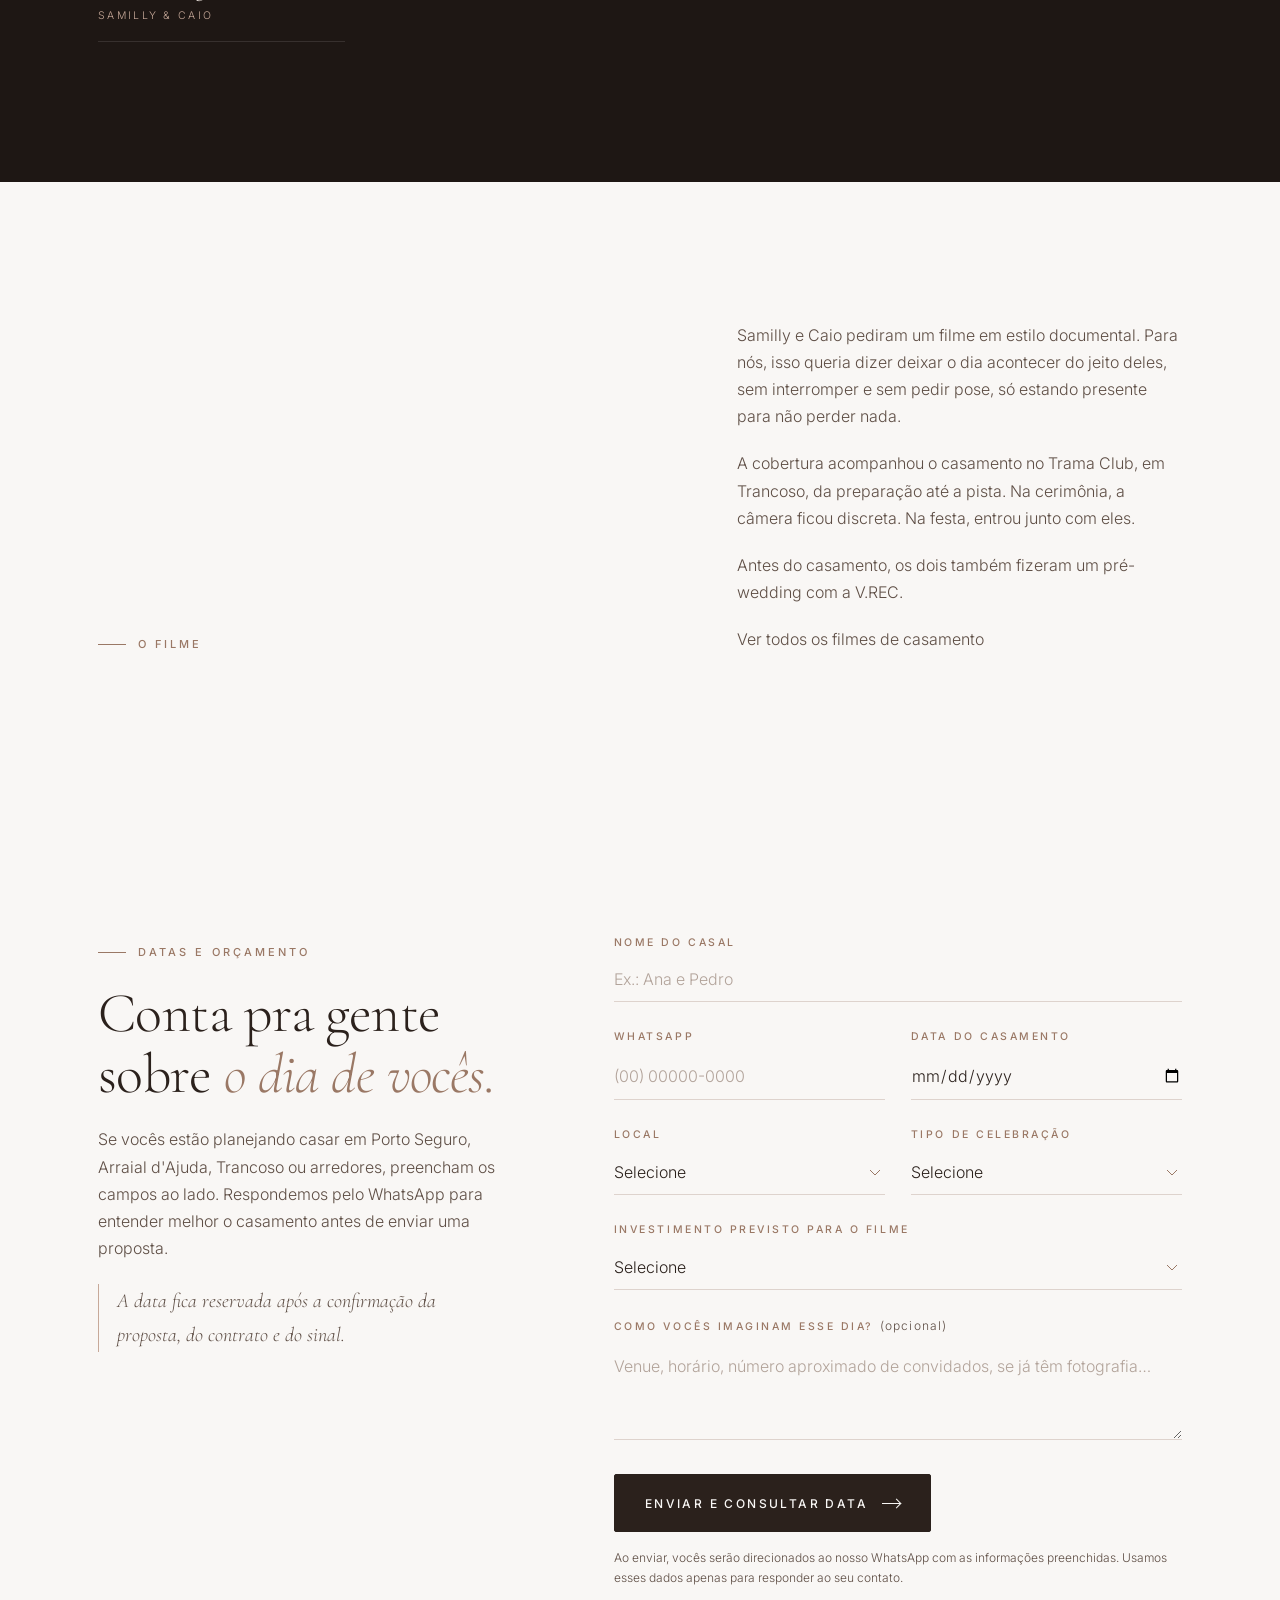
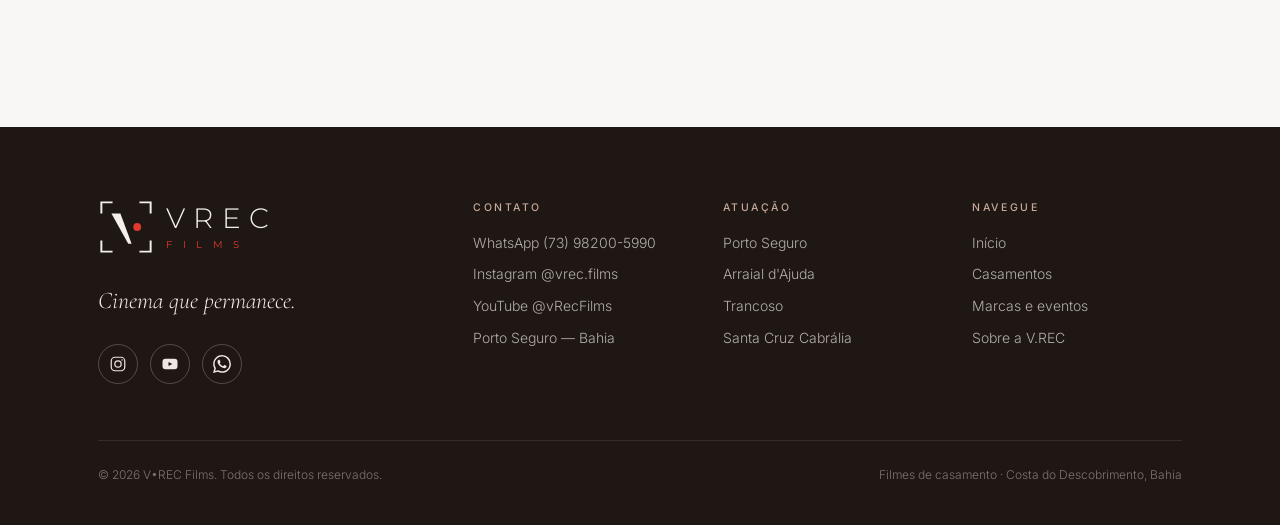
<file: casamentos/samilly-e-caio-trama-club-trancoso/index.html>
<!doctype html>
<html lang="pt-BR">
<head>
<!-- Google tag (gtag.js) -->
<script async src="https://www.googletagmanager.com/gtag/js?id=G-V0DM7WBSSV"></script>
<script>
  window.dataLayer = window.dataLayer || [];
  function gtag(){dataLayer.push(arguments);}
  gtag('js', new Date());
  gtag('config', 'G-V0DM7WBSSV');
</script>

<meta charset="utf-8">
<meta name="viewport" content="width=device-width, initial-scale=1">
<title>Filme de casamento no Trama Club, Trancoso | Samilly e Caio | V.REC Films</title>
<meta name="description" content="Filme do casamento de Samilly e Caio no Trama Club, em Trancoso, com olhar documental, da preparação até a pista. Por V.REC Films, Porto Seguro.">
<meta property="og:title" content="Filme de casamento no Trama Club, Trancoso | Samilly e Caio | V.REC Films">
<meta property="og:description" content="Filme do casamento de Samilly e Caio no Trama Club, em Trancoso, com olhar documental, da preparação até a pista. Por V.REC Films, Porto Seguro.">
<meta property="og:type" content="website">
<meta property="og:site_name" content="V•REC Films">
<meta property="og:locale" content="pt_BR">
<meta property="og:image" content="https://vrecfilms.com.br/vrec-og.jpg">
<meta property="og:image:type" content="image/jpeg">
<meta property="og:image:width" content="1200">
<meta property="og:image:height" content="630">
<meta property="og:image:alt" content="V•REC Films">
<meta name="twitter:card" content="summary_large_image">
<meta name="twitter:image" content="https://vrecfilms.com.br/vrec-og.jpg">
<link rel="canonical" href="https://vrecfilms.com.br/casamentos/samilly-e-caio-trama-club-trancoso/">
<meta property="og:url" content="https://vrecfilms.com.br/casamentos/samilly-e-caio-trama-club-trancoso/">
<meta name="theme-color" content="#F9F7F5">
<meta name="referrer" content="strict-origin-when-cross-origin">
<link rel="preconnect" href="https://fonts.googleapis.com">
<link rel="preconnect" href="https://fonts.gstatic.com" crossorigin>
<link href="https://fonts.googleapis.com/css2?family=Cormorant+Garamond:ital,wght@0,300;0,400;0,500;1,300;1,400&family=Inter:wght@300;400;500&family=Montserrat:wght@300;400&display=swap" rel="stylesheet">
<link rel="icon" type="image/svg+xml" href="data:image/svg+xml;utf8,<svg xmlns='http://www.w3.org/2000/svg' viewBox='0 0 100 100'><rect width='100' height='100' fill='%23111'/><g fill='none' stroke='%23fff' stroke-width='4'><path d='M10 28V10h18M72 10h18v18M10 72v18h18M72 90h18V72'/></g><polygon points='26,26 42,26 60,78 54,78' fill='%23fff'/><circle cx='70' cy='50' r='7' fill='%23E0392F'/></svg>">
<link rel="stylesheet" href="../../assets/vrec.css">
<script type="application/ld+json">
{"@context": "https://schema.org", "@type": "BreadcrumbList", "itemListElement": [{"@type": "ListItem", "position": 1, "name": "Início", "item": "https://vrecfilms.com.br/"}, {"@type": "ListItem", "position": 2, "name": "Casamentos", "item": "https://vrecfilms.com.br/casamentos/"}, {"@type": "ListItem", "position": 3, "name": "Samilly e Caio · Trama Club, Trancoso", "item": "https://vrecfilms.com.br/casamentos/samilly-e-caio-trama-club-trancoso/"}]}
</script>
</head>
<body>

<header class="header" id="top">
  <div class="wrap header__in">
    <a href="../../index.html" class="brand" aria-label="V•REC Films — página inicial"><svg class="brand__mark" viewBox="0 0 100 100" aria-hidden="true"><g fill="none" stroke="currentColor" stroke-width="3.5"><path d="M6 26V6h20M74 6h20v20M6 74v20h20M74 94h20V74"/></g><polygon points="24,26 40,26 60,80 54,80" fill="currentColor"/><circle class="rec-dot" cx="70" cy="50" r="7"/></svg><span class="brand__type"><span class="brand__name">VREC</span><span class="brand__sub">FILMS</span></span></a>
    <nav class="nav" id="nav" aria-label="Principal">
      <a href="../../index.html">Início</a>
      <a href="../../casamentos/index.html" class="is-active" aria-current="page">Casamentos</a>
      <a href="../../marcas-e-eventos/index.html">Marcas e eventos</a>
      <a href="../../sobre/index.html">Sobre</a>
    </nav>
    <div class="header__right">
      <a href="#contato" class="btn btn--ghost">Datas</a>
      <button class="nav-toggle" type="button" aria-label="Abrir menu" aria-controls="nav" aria-expanded="false"><span></span></button>
    </div>
  </div>
</header>

<main>

<section class="section work" id="filmes" aria-labelledby="story-title" style="padding-top:150px">
  <div class="wrap">
    <div class="work__head">
      <div>
        <span class="eyebrow reveal">Trama Club · Trancoso</span>
        <h1 id="story-title" class="reveal" style="margin-top:22px">Samilly &amp; Caio, <em>no Trama Club.</em></h1>
      </div>
      <p class="reveal">Filme de casamento em Trancoso, na Costa do Descobrimento.</p>
    </div>
    <div class="films">
      <article class="film reveal" data-yt="QRRQhyVjg0c" data-kind="landscape" tabindex="0" role="button" aria-label="Assistir: Samilly &amp; Caio">
        <div class="film__frame">
          <img alt="" loading="lazy">
          <span class="film__play" aria-hidden="true"></span>
        </div>
        <div class="film__info">
          <h3 class="film__title">Samilly &amp; Caio</h3>
          <span class="film__type">Filme de casamento · Trama Club, Trancoso</span>
        </div>
      </article>
    </div>
    <div class="shorts-head reveal">
      <h3>Pré-wedding</h3>
    </div>
    <div class="shorts">
      <article class="film reveal" data-yt="dTWIH0abFtI" data-kind="short" tabindex="0" role="button" aria-label="Assistir: Samilly &amp; Caio, pré-wedding">
        <div class="film__frame">
          <img alt="" loading="lazy">
          <span class="film__play" aria-hidden="true"></span>
        </div>
        <div class="film__info">
          <h3 class="film__title">Pré-wedding</h3>
          <span class="film__type">Samilly &amp; Caio</span>
        </div>
      </article>
    </div>
  </div>
</section>

<section class="section manifesto" aria-label="Sobre o filme">
  <div class="wrap">
    <div class="manifesto__grid">
      <div>
        <span class="eyebrow reveal">O filme</span>
      </div>
      <div class="manifesto__text reveal">
        <p>Samilly e Caio pediram um filme em estilo documental. Para nós, isso queria dizer deixar o dia acontecer do jeito deles, sem interromper e sem pedir pose, só estando presente para não perder nada.</p>
        <p>A cobertura acompanhou o casamento no Trama Club, em Trancoso, da preparação até a pista. Na cerimônia, a câmera ficou discreta. Na festa, entrou junto com eles.</p>
        <p>Antes do casamento, os dois também fizeram um pré-wedding com a V.REC.</p>
        <p><a href="../">Ver todos os filmes de casamento</a></p>
      </div>
    </div>
  </div>
</section>

<!-- ======================= FORMULÁRIO ======================= -->
<section class="section contact" id="contato" aria-labelledby="contact-title">
  <div class="wrap contact__grid">
    <div class="contact__intro">
      <span class="eyebrow reveal">Datas e orçamento</span>
      <h2 id="contact-title" class="reveal" style="margin-top:22px">Conta pra gente sobre <em>o dia de vocês.</em></h2>
      <p class="reveal">Se vocês estão planejando casar em Porto Seguro, Arraial d'Ajuda, Trancoso ou arredores, preencham os campos ao lado. Respondemos pelo WhatsApp para entender melhor o casamento antes de enviar uma proposta.</p>
      <p class="contact__note reveal">A data fica reservada após a confirmação da proposta, do contrato e do sinal.</p>
    </div>

    <div>
      <form class="form reveal" data-wa-form="Vim pela página de casamentos." novalidate>
        <div class="field">
          <label for="f-name">Nome do casal</label>
          <input id="f-name" name="nome" type="text" autocomplete="name" placeholder="Ex.: Ana e Pedro" required>
          <span class="err">Conta pra gente como podemos chamar vocês.</span>
        </div>

        <div class="form__row">
          <div class="field">
            <label for="f-phone">WhatsApp</label>
            <input id="f-phone" name="whatsapp" type="tel" inputmode="tel" autocomplete="tel" placeholder="(00) 00000-0000" required>
            <span class="err">Informe um número com DDD.</span>
          </div>
          <div class="field">
            <label for="f-date">Data do casamento</label>
            <input id="f-date" name="data" type="date" required>
            <span class="err">Informe a data, mesmo que aproximada.</span>
          </div>
        </div>

        <div class="form__row">
          <div class="field">
            <label for="f-venue">Local</label>
            <select id="f-venue" name="local" required>
              <option value="" selected disabled>Selecione</option>
              <option>Trancoso</option>
              <option>Arraial d'Ajuda</option>
              <option>Porto Seguro</option>
              <option>Santa Cruz Cabrália</option>
              <option>Caraíva</option>
              <option>Outro destino</option>
            </select>
            <span class="err">Escolha o local.</span>
          </div>
          <div class="field">
            <label for="f-type">Tipo de celebração</label>
            <select id="f-type" name="tipo">
              <option value="" selected disabled>Selecione</option>
              <option>Casamento na praia</option>
              <option>Destination wedding</option>
              <option>Mini wedding</option>
              <option>Elopement</option>
              <option>Pré-wedding</option>
              <option>Outro</option>
            </select>
          </div>
        </div>

        <div class="field">
          <label for="f-budget">Investimento previsto para o filme</label>
          <!-- AJUSTE as faixas conforme a tabela vigente da V.REC -->
          <select id="f-budget" name="orcamento">
            <option value="" selected disabled>Selecione</option>
            <option>Até R$ 4.000</option>
            <option>R$ 4.000 a R$ 6.000</option>
            <option>R$ 6.000 a R$ 8.000</option>
            <option>Acima de R$ 8.000</option>
            <option>Ainda não definimos</option>
          </select>
        </div>

        <div class="field">
          <label for="f-msg">Como vocês imaginam esse dia? <small>(opcional)</small></label>
          <textarea id="f-msg" name="mensagem" placeholder="Venue, horário, número aproximado de convidados, se já têm fotografia…"></textarea>
        </div>

        <div class="form__submit">
          <button type="submit" class="btn">Enviar e consultar data <span class="arrow" aria-hidden="true"></span></button>
          <p class="form__legal">Ao enviar, vocês serão direcionados ao nosso WhatsApp com as informações preenchidas. Usamos esses dados apenas para responder ao seu contato.</p>
        </div>
      </form>

      <div class="form__ok" role="status" aria-live="polite">
        Obrigado. Abrimos o WhatsApp com a mensagem pronta.
        <small>Se a janela não abriu, fale com a gente diretamente pelo Instagram @vrec.films.</small>
      </div>
    </div>
  </div>
</section>

</main>

<footer class="footer">
  <div class="wrap">
    <div class="footer__grid">
      <div>
        <a href="../../index.html" class="brand brand--lg" aria-label="V•REC Films — página inicial"><svg class="brand__mark" viewBox="0 0 100 100" aria-hidden="true"><g fill="none" stroke="currentColor" stroke-width="3.5"><path d="M6 26V6h20M74 6h20v20M6 74v20h20M74 94h20V74"/></g><polygon points="24,26 40,26 60,80 54,80" fill="currentColor"/><circle class="rec-dot" cx="70" cy="50" r="7"/></svg><span class="brand__type"><span class="brand__name">VREC</span><span class="brand__sub">FILMS</span></span></a>
        <p class="footer__tag">Cinema que permanece.</p>
        <div class="social" aria-label="Redes sociais"><a href="https://www.instagram.com/vrec.films/" target="_blank" rel="noopener" aria-label="Instagram da V.REC Films"><svg viewBox="0 0 24 24" fill="none" stroke="currentColor" stroke-width="1.6" aria-hidden="true"><rect x="3" y="3" width="18" height="18" rx="5"/><circle cx="12" cy="12" r="4.2"/><circle cx="17.4" cy="6.6" r="1" fill="currentColor" stroke="none"/></svg></a><a href="https://www.youtube.com/@vRecFilms" target="_blank" rel="noopener" aria-label="Canal da V.REC Films no YouTube"><svg viewBox="0 0 24 24" aria-hidden="true"><rect x="2" y="5" width="20" height="14" rx="4" fill="currentColor"/><path d="M10 9.2v5.6l5-2.8z" fill="var(--dark)"/></svg></a><a href="#" data-wa="Olá, estava visitando seu site e me interessei pelo seu trabalho." aria-label="WhatsApp da V.REC Films"><svg viewBox="0 0 24 24" aria-hidden="true"><path fill="currentColor" d="M17.472 14.382c-.297-.149-1.758-.867-2.03-.967-.273-.099-.471-.148-.67.15-.197.297-.767.966-.94 1.164-.173.199-.347.223-.644.075-.297-.15-1.255-.463-2.39-1.475-.883-.788-1.48-1.761-1.653-2.059-.173-.297-.018-.458.13-.606.134-.133.298-.347.446-.52.149-.174.198-.298.298-.497.099-.198.05-.371-.025-.52-.075-.149-.669-1.612-.916-2.207-.242-.579-.487-.5-.669-.51-.173-.008-.371-.01-.57-.01-.198 0-.52.074-.792.372-.272.297-1.04 1.016-1.04 2.479 0 1.462 1.065 2.875 1.213 3.074.149.198 2.096 3.2 5.077 4.487.709.306 1.262.489 1.694.625.712.227 1.36.195 1.871.118.571-.085 1.758-.719 2.006-1.413.248-.694.248-1.289.173-1.413-.074-.124-.272-.198-.57-.347m-5.421 7.403h-.004a9.87 9.87 0 0 1-5.031-1.378l-.361-.214-3.741.982.998-3.648-.235-.374a9.86 9.86 0 0 1-1.51-5.26c.001-5.45 4.436-9.884 9.888-9.884 2.64 0 5.122 1.03 6.988 2.898a9.825 9.825 0 0 1 2.893 6.994c-.003 5.45-4.437 9.884-9.885 9.884m8.413-18.297A11.815 11.815 0 0 0 12.05 0C5.495 0 .16 5.335.157 11.892c0 2.096.547 4.142 1.588 5.945L.057 24l6.305-1.654a11.882 11.882 0 0 0 5.683 1.448h.005c6.554 0 11.89-5.335 11.893-11.893a11.821 11.821 0 0 0-3.48-8.413z"/></svg></a></div>
      </div>
      <div>
        <h5>Contato</h5>
        <ul>
          <li><a href="#" data-wa="Olá, estava visitando seu site e me interessei pelo seu trabalho.">WhatsApp (73) 98200-5990</a></li>
          <li><a href="https://www.instagram.com/vrec.films/" target="_blank" rel="noopener">Instagram @vrec.films</a></li>
          <li><a href="https://www.youtube.com/@vRecFilms" target="_blank" rel="noopener">YouTube @vRecFilms</a></li>
          <li>Porto Seguro — Bahia</li>
        </ul>
      </div>
      <div>
        <h5>Atuação</h5>
        <ul>
          <li>Porto Seguro</li>
          <li>Arraial d'Ajuda</li>
          <li>Trancoso</li>
          <li>Santa Cruz Cabrália</li>
        </ul>
      </div>
      <div>
        <h5>Navegue</h5>
        <ul>
          <li><a href="../../index.html">Início</a></li>
          <li><a href="../../casamentos/index.html">Casamentos</a></li>
          <li><a href="../../marcas-e-eventos/index.html">Marcas e eventos</a></li>
          <li><a href="../../sobre/index.html">Sobre a V.REC</a></li>
        </ul>
      </div>
    </div>
    <div class="footer__bottom">
      <span>© <span data-year></span> V•REC Films. Todos os direitos reservados.</span>
      <span>Filmes de casamento · Costa do Descobrimento, Bahia</span>
    </div>
  </div>
</footer>
<div class="wa-float"><div class="wa-bubble" role="status"><a href="#" data-wa="Olá, estava visitando seu site e me interessei pelo seu trabalho.">Olá, em que podemos ajudar?</a><button type="button" aria-label="Fechar mensagem">&times;</button></div><a class="wa-btn" href="#" data-wa="Olá, estava visitando seu site e me interessei pelo seu trabalho." aria-label="Conversar no WhatsApp"><svg viewBox="0 0 24 24" aria-hidden="true"><path fill="currentColor" d="M17.472 14.382c-.297-.149-1.758-.867-2.03-.967-.273-.099-.471-.148-.67.15-.197.297-.767.966-.94 1.164-.173.199-.347.223-.644.075-.297-.15-1.255-.463-2.39-1.475-.883-.788-1.48-1.761-1.653-2.059-.173-.297-.018-.458.13-.606.134-.133.298-.347.446-.52.149-.174.198-.298.298-.497.099-.198.05-.371-.025-.52-.075-.149-.669-1.612-.916-2.207-.242-.579-.487-.5-.669-.51-.173-.008-.371-.01-.57-.01-.198 0-.52.074-.792.372-.272.297-1.04 1.016-1.04 2.479 0 1.462 1.065 2.875 1.213 3.074.149.198 2.096 3.2 5.077 4.487.709.306 1.262.489 1.694.625.712.227 1.36.195 1.871.118.571-.085 1.758-.719 2.006-1.413.248-.694.248-1.289.173-1.413-.074-.124-.272-.198-.57-.347m-5.421 7.403h-.004a9.87 9.87 0 0 1-5.031-1.378l-.361-.214-3.741.982.998-3.648-.235-.374a9.86 9.86 0 0 1-1.51-5.26c.001-5.45 4.436-9.884 9.888-9.884 2.64 0 5.122 1.03 6.988 2.898a9.825 9.825 0 0 1 2.893 6.994c-.003 5.45-4.437 9.884-9.885 9.884m8.413-18.297A11.815 11.815 0 0 0 12.05 0C5.495 0 .16 5.335.157 11.892c0 2.096.547 4.142 1.588 5.945L.057 24l6.305-1.654a11.882 11.882 0 0 0 5.683 1.448h.005c6.554 0 11.89-5.335 11.893-11.893a11.821 11.821 0 0 0-3.48-8.413z"/></svg></a></div>
<script src="../../assets/depoimentos.js"></script>
<script src="../../assets/vrec.js"></script>
</body>
</html>
</file>
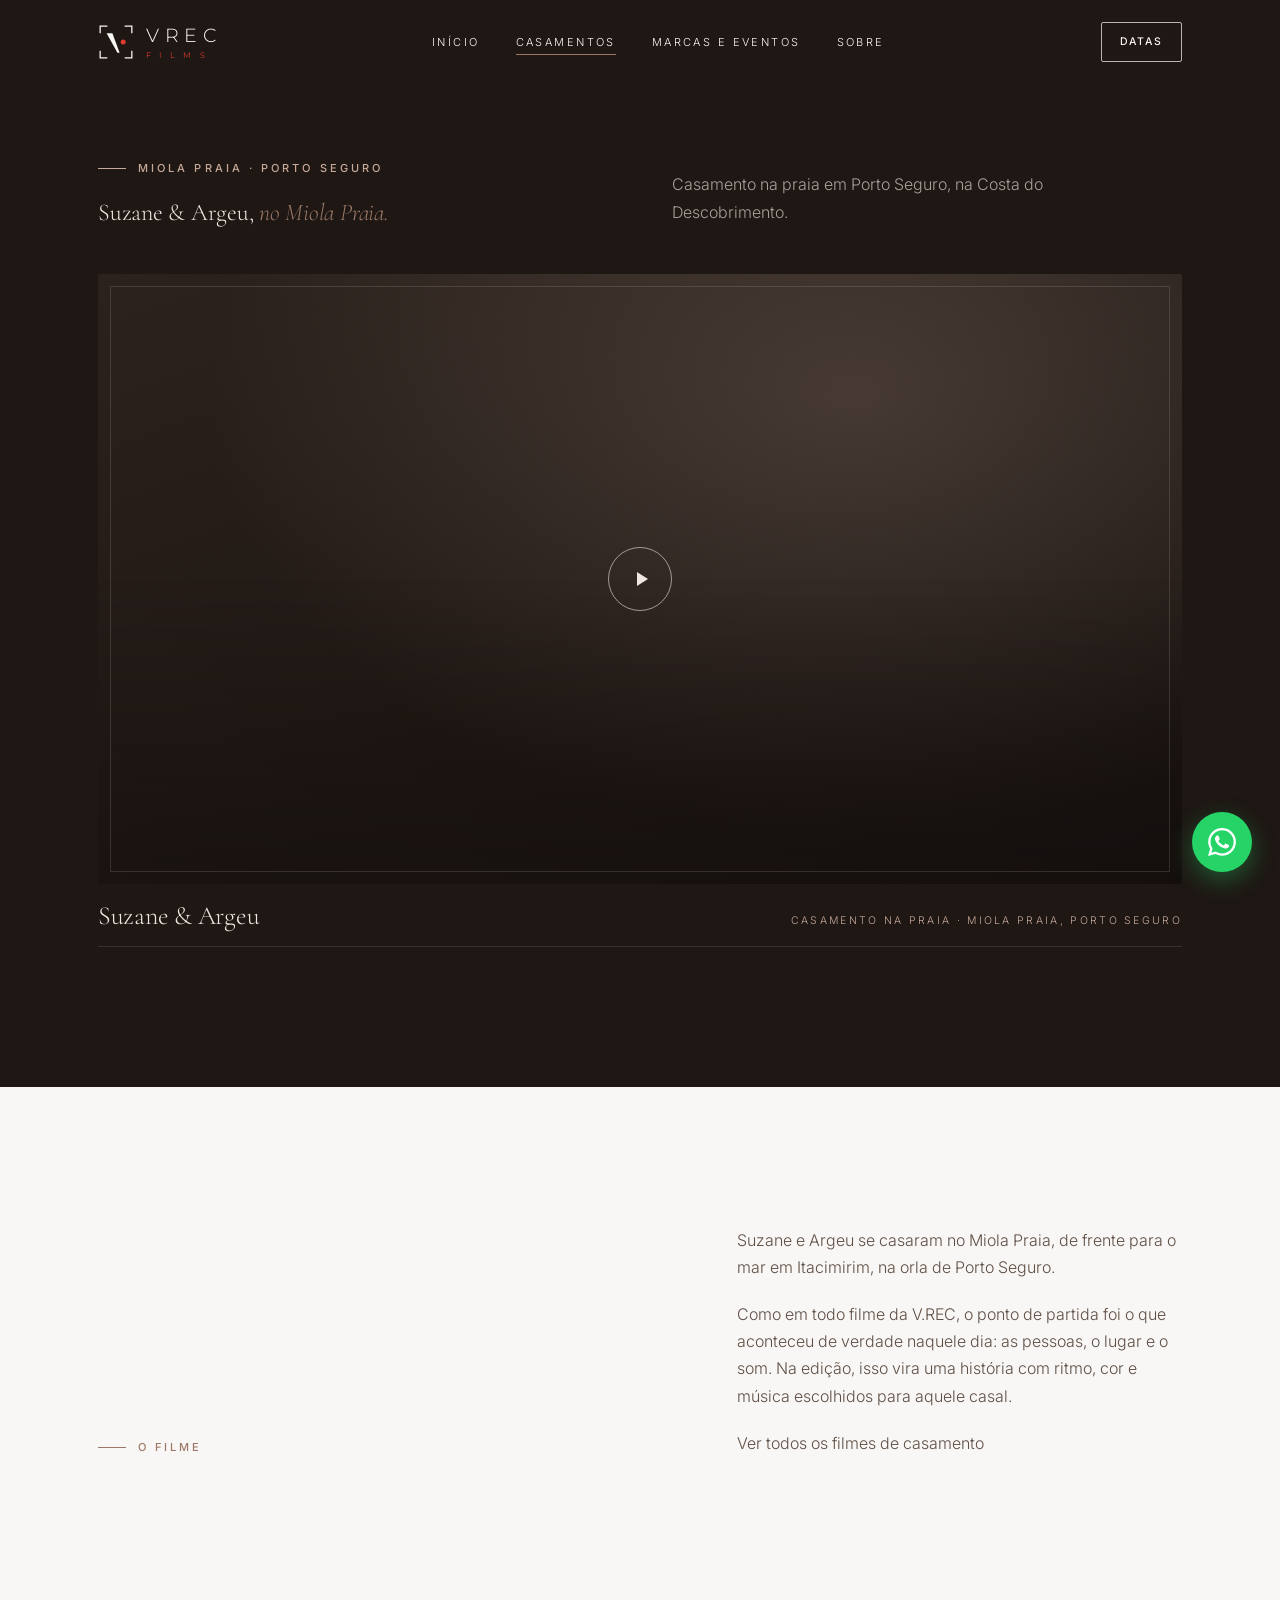
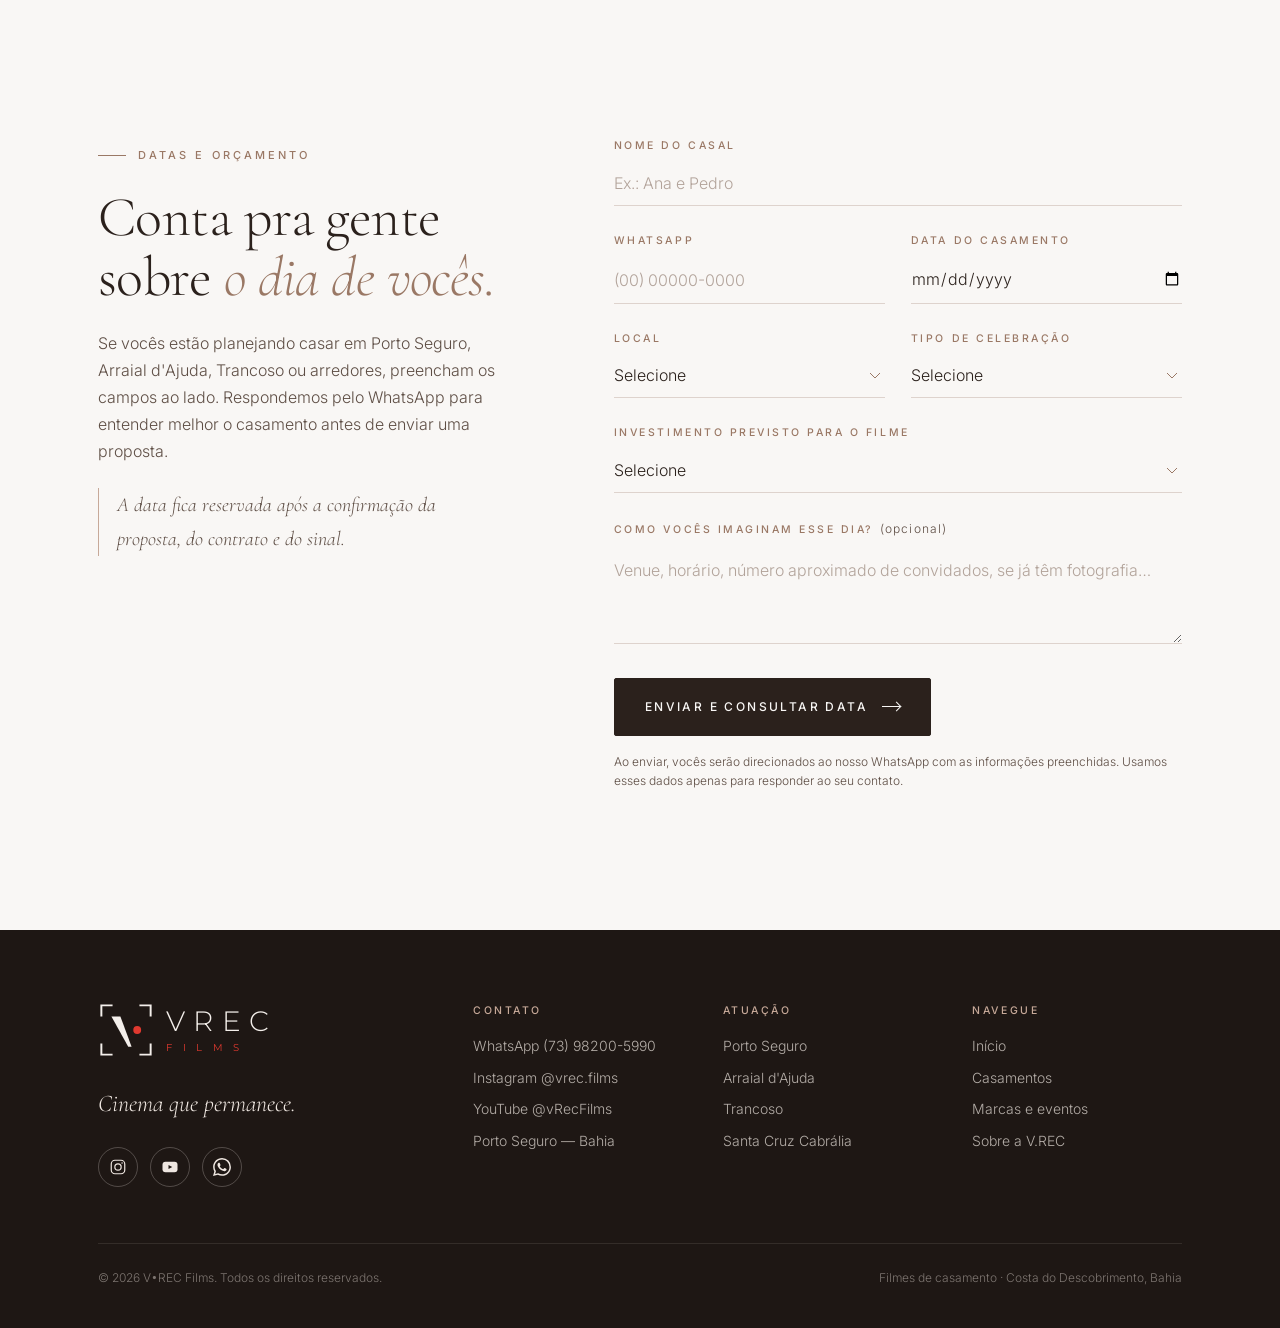
<file: casamentos/suzane-e-argeu-miola-praia-porto-seguro/index.html>
<!doctype html>
<html lang="pt-BR">
<head>
<!-- Google tag (gtag.js) -->
<script async src="https://www.googletagmanager.com/gtag/js?id=G-V0DM7WBSSV"></script>
<script>
  window.dataLayer = window.dataLayer || [];
  function gtag(){dataLayer.push(arguments);}
  gtag('js', new Date());
  gtag('config', 'G-V0DM7WBSSV');
</script>

<meta charset="utf-8">
<meta name="viewport" content="width=device-width, initial-scale=1">
<title>Casamento na praia no Miola Praia, Porto Seguro | Suzane e Argeu | V.REC Films</title>
<meta name="description" content="Filme do casamento na praia de Suzane e Argeu no Miola Praia, em Itacimirim, Porto Seguro, Bahia. Filme de casamento com linguagem de cinema por V.REC Films.">
<meta property="og:title" content="Casamento na praia no Miola Praia, Porto Seguro | Suzane e Argeu | V.REC Films">
<meta property="og:description" content="Filme do casamento na praia de Suzane e Argeu no Miola Praia, em Itacimirim, Porto Seguro, Bahia. Filme de casamento com linguagem de cinema por V.REC Films.">
<meta property="og:type" content="website">
<meta property="og:site_name" content="V•REC Films">
<meta property="og:locale" content="pt_BR">
<meta property="og:image" content="https://vrecfilms.com.br/vrec-og.jpg">
<meta property="og:image:type" content="image/jpeg">
<meta property="og:image:width" content="1200">
<meta property="og:image:height" content="630">
<meta property="og:image:alt" content="V•REC Films">
<meta name="twitter:card" content="summary_large_image">
<meta name="twitter:image" content="https://vrecfilms.com.br/vrec-og.jpg">
<link rel="canonical" href="https://vrecfilms.com.br/casamentos/suzane-e-argeu-miola-praia-porto-seguro/">
<meta property="og:url" content="https://vrecfilms.com.br/casamentos/suzane-e-argeu-miola-praia-porto-seguro/">
<meta name="theme-color" content="#F9F7F5">
<meta name="referrer" content="strict-origin-when-cross-origin">
<link rel="preconnect" href="https://fonts.googleapis.com">
<link rel="preconnect" href="https://fonts.gstatic.com" crossorigin>
<link href="https://fonts.googleapis.com/css2?family=Cormorant+Garamond:ital,wght@0,300;0,400;0,500;1,300;1,400&family=Inter:wght@300;400;500&family=Montserrat:wght@300;400&display=swap" rel="stylesheet">
<link rel="icon" type="image/svg+xml" href="data:image/svg+xml;utf8,<svg xmlns='http://www.w3.org/2000/svg' viewBox='0 0 100 100'><rect width='100' height='100' fill='%23111'/><g fill='none' stroke='%23fff' stroke-width='4'><path d='M10 28V10h18M72 10h18v18M10 72v18h18M72 90h18V72'/></g><polygon points='26,26 42,26 60,78 54,78' fill='%23fff'/><circle cx='70' cy='50' r='7' fill='%23E0392F'/></svg>">
<link rel="stylesheet" href="../../assets/vrec.css">
<script type="application/ld+json">
{"@context": "https://schema.org", "@type": "BreadcrumbList", "itemListElement": [{"@type": "ListItem", "position": 1, "name": "Início", "item": "https://vrecfilms.com.br/"}, {"@type": "ListItem", "position": 2, "name": "Casamentos", "item": "https://vrecfilms.com.br/casamentos/"}, {"@type": "ListItem", "position": 3, "name": "Suzane e Argeu · Miola Praia, Porto Seguro", "item": "https://vrecfilms.com.br/casamentos/suzane-e-argeu-miola-praia-porto-seguro/"}]}
</script>
</head>
<body>

<header class="header" id="top">
  <div class="wrap header__in">
    <a href="../../index.html" class="brand" aria-label="V•REC Films — página inicial"><svg class="brand__mark" viewBox="0 0 100 100" aria-hidden="true"><g fill="none" stroke="currentColor" stroke-width="3.5"><path d="M6 26V6h20M74 6h20v20M6 74v20h20M74 94h20V74"/></g><polygon points="24,26 40,26 60,80 54,80" fill="currentColor"/><circle class="rec-dot" cx="70" cy="50" r="7"/></svg><span class="brand__type"><span class="brand__name">VREC</span><span class="brand__sub">FILMS</span></span></a>
    <nav class="nav" id="nav" aria-label="Principal">
      <a href="../../index.html">Início</a>
      <a href="../../casamentos/index.html" class="is-active" aria-current="page">Casamentos</a>
      <a href="../../marcas-e-eventos/index.html">Marcas e eventos</a>
      <a href="../../sobre/index.html">Sobre</a>
    </nav>
    <div class="header__right">
      <a href="#contato" class="btn btn--ghost">Datas</a>
      <button class="nav-toggle" type="button" aria-label="Abrir menu" aria-controls="nav" aria-expanded="false"><span></span></button>
    </div>
  </div>
</header>

<main>

<section class="section work" id="filmes" aria-labelledby="story-title" style="padding-top:150px">
  <div class="wrap">
    <div class="work__head">
      <div>
        <span class="eyebrow reveal">Miola Praia · Porto Seguro</span>
        <h1 id="story-title" class="reveal" style="margin-top:22px">Suzane &amp; Argeu, <em>no Miola Praia.</em></h1>
      </div>
      <p class="reveal">Casamento na praia em Porto Seguro, na Costa do Descobrimento.</p>
    </div>
    <div class="films">
      <article class="film reveal" data-yt="LXo36s8aa-8" data-kind="landscape" tabindex="0" role="button" aria-label="Assistir: Suzane &amp; Argeu">
        <div class="film__frame">
          <img alt="" loading="lazy">
          <span class="film__play" aria-hidden="true"></span>
        </div>
        <div class="film__info">
          <h3 class="film__title">Suzane &amp; Argeu</h3>
          <span class="film__type">Casamento na praia · Miola Praia, Porto Seguro</span>
        </div>
      </article>
    </div>
  </div>
</section>

<section class="section manifesto" aria-label="Sobre o filme">
  <div class="wrap">
    <div class="manifesto__grid">
      <div>
        <span class="eyebrow reveal">O filme</span>
      </div>
      <div class="manifesto__text reveal">
        <p>Suzane e Argeu se casaram no Miola Praia, de frente para o mar em Itacimirim, na orla de Porto Seguro.</p>
        <p>Como em todo filme da V.REC, o ponto de partida foi o que aconteceu de verdade naquele dia: as pessoas, o lugar e o som. Na edição, isso vira uma história com ritmo, cor e música escolhidos para aquele casal.</p>
        <p><a href="../">Ver todos os filmes de casamento</a></p>
      </div>
    </div>
  </div>
</section>

<!-- ======================= FORMULÁRIO ======================= -->
<section class="section contact" id="contato" aria-labelledby="contact-title">
  <div class="wrap contact__grid">
    <div class="contact__intro">
      <span class="eyebrow reveal">Datas e orçamento</span>
      <h2 id="contact-title" class="reveal" style="margin-top:22px">Conta pra gente sobre <em>o dia de vocês.</em></h2>
      <p class="reveal">Se vocês estão planejando casar em Porto Seguro, Arraial d'Ajuda, Trancoso ou arredores, preencham os campos ao lado. Respondemos pelo WhatsApp para entender melhor o casamento antes de enviar uma proposta.</p>
      <p class="contact__note reveal">A data fica reservada após a confirmação da proposta, do contrato e do sinal.</p>
    </div>

    <div>
      <form class="form reveal" data-wa-form="Vim pela página de casamentos." novalidate>
        <div class="field">
          <label for="f-name">Nome do casal</label>
          <input id="f-name" name="nome" type="text" autocomplete="name" placeholder="Ex.: Ana e Pedro" required>
          <span class="err">Conta pra gente como podemos chamar vocês.</span>
        </div>

        <div class="form__row">
          <div class="field">
            <label for="f-phone">WhatsApp</label>
            <input id="f-phone" name="whatsapp" type="tel" inputmode="tel" autocomplete="tel" placeholder="(00) 00000-0000" required>
            <span class="err">Informe um número com DDD.</span>
          </div>
          <div class="field">
            <label for="f-date">Data do casamento</label>
            <input id="f-date" name="data" type="date" required>
            <span class="err">Informe a data, mesmo que aproximada.</span>
          </div>
        </div>

        <div class="form__row">
          <div class="field">
            <label for="f-venue">Local</label>
            <select id="f-venue" name="local" required>
              <option value="" selected disabled>Selecione</option>
              <option>Trancoso</option>
              <option>Arraial d'Ajuda</option>
              <option>Porto Seguro</option>
              <option>Santa Cruz Cabrália</option>
              <option>Caraíva</option>
              <option>Outro destino</option>
            </select>
            <span class="err">Escolha o local.</span>
          </div>
          <div class="field">
            <label for="f-type">Tipo de celebração</label>
            <select id="f-type" name="tipo">
              <option value="" selected disabled>Selecione</option>
              <option>Casamento na praia</option>
              <option>Destination wedding</option>
              <option>Mini wedding</option>
              <option>Elopement</option>
              <option>Pré-wedding</option>
              <option>Outro</option>
            </select>
          </div>
        </div>

        <div class="field">
          <label for="f-budget">Investimento previsto para o filme</label>
          <!-- AJUSTE as faixas conforme a tabela vigente da V.REC -->
          <select id="f-budget" name="orcamento">
            <option value="" selected disabled>Selecione</option>
            <option>Até R$ 4.000</option>
            <option>R$ 4.000 a R$ 6.000</option>
            <option>R$ 6.000 a R$ 8.000</option>
            <option>Acima de R$ 8.000</option>
            <option>Ainda não definimos</option>
          </select>
        </div>

        <div class="field">
          <label for="f-msg">Como vocês imaginam esse dia? <small>(opcional)</small></label>
          <textarea id="f-msg" name="mensagem" placeholder="Venue, horário, número aproximado de convidados, se já têm fotografia…"></textarea>
        </div>

        <div class="form__submit">
          <button type="submit" class="btn">Enviar e consultar data <span class="arrow" aria-hidden="true"></span></button>
          <p class="form__legal">Ao enviar, vocês serão direcionados ao nosso WhatsApp com as informações preenchidas. Usamos esses dados apenas para responder ao seu contato.</p>
        </div>
      </form>

      <div class="form__ok" role="status" aria-live="polite">
        Obrigado. Abrimos o WhatsApp com a mensagem pronta.
        <small>Se a janela não abriu, fale com a gente diretamente pelo Instagram @vrec.films.</small>
      </div>
    </div>
  </div>
</section>

</main>

<footer class="footer">
  <div class="wrap">
    <div class="footer__grid">
      <div>
        <a href="../../index.html" class="brand brand--lg" aria-label="V•REC Films — página inicial"><svg class="brand__mark" viewBox="0 0 100 100" aria-hidden="true"><g fill="none" stroke="currentColor" stroke-width="3.5"><path d="M6 26V6h20M74 6h20v20M6 74v20h20M74 94h20V74"/></g><polygon points="24,26 40,26 60,80 54,80" fill="currentColor"/><circle class="rec-dot" cx="70" cy="50" r="7"/></svg><span class="brand__type"><span class="brand__name">VREC</span><span class="brand__sub">FILMS</span></span></a>
        <p class="footer__tag">Cinema que permanece.</p>
        <div class="social" aria-label="Redes sociais"><a href="https://www.instagram.com/vrec.films/" target="_blank" rel="noopener" aria-label="Instagram da V.REC Films"><svg viewBox="0 0 24 24" fill="none" stroke="currentColor" stroke-width="1.6" aria-hidden="true"><rect x="3" y="3" width="18" height="18" rx="5"/><circle cx="12" cy="12" r="4.2"/><circle cx="17.4" cy="6.6" r="1" fill="currentColor" stroke="none"/></svg></a><a href="https://www.youtube.com/@vRecFilms" target="_blank" rel="noopener" aria-label="Canal da V.REC Films no YouTube"><svg viewBox="0 0 24 24" aria-hidden="true"><rect x="2" y="5" width="20" height="14" rx="4" fill="currentColor"/><path d="M10 9.2v5.6l5-2.8z" fill="var(--dark)"/></svg></a><a href="#" data-wa="Olá, estava visitando seu site e me interessei pelo seu trabalho." aria-label="WhatsApp da V.REC Films"><svg viewBox="0 0 24 24" aria-hidden="true"><path fill="currentColor" d="M17.472 14.382c-.297-.149-1.758-.867-2.03-.967-.273-.099-.471-.148-.67.15-.197.297-.767.966-.94 1.164-.173.199-.347.223-.644.075-.297-.15-1.255-.463-2.39-1.475-.883-.788-1.48-1.761-1.653-2.059-.173-.297-.018-.458.13-.606.134-.133.298-.347.446-.52.149-.174.198-.298.298-.497.099-.198.05-.371-.025-.52-.075-.149-.669-1.612-.916-2.207-.242-.579-.487-.5-.669-.51-.173-.008-.371-.01-.57-.01-.198 0-.52.074-.792.372-.272.297-1.04 1.016-1.04 2.479 0 1.462 1.065 2.875 1.213 3.074.149.198 2.096 3.2 5.077 4.487.709.306 1.262.489 1.694.625.712.227 1.36.195 1.871.118.571-.085 1.758-.719 2.006-1.413.248-.694.248-1.289.173-1.413-.074-.124-.272-.198-.57-.347m-5.421 7.403h-.004a9.87 9.87 0 0 1-5.031-1.378l-.361-.214-3.741.982.998-3.648-.235-.374a9.86 9.86 0 0 1-1.51-5.26c.001-5.45 4.436-9.884 9.888-9.884 2.64 0 5.122 1.03 6.988 2.898a9.825 9.825 0 0 1 2.893 6.994c-.003 5.45-4.437 9.884-9.885 9.884m8.413-18.297A11.815 11.815 0 0 0 12.05 0C5.495 0 .16 5.335.157 11.892c0 2.096.547 4.142 1.588 5.945L.057 24l6.305-1.654a11.882 11.882 0 0 0 5.683 1.448h.005c6.554 0 11.89-5.335 11.893-11.893a11.821 11.821 0 0 0-3.48-8.413z"/></svg></a></div>
      </div>
      <div>
        <h5>Contato</h5>
        <ul>
          <li><a href="#" data-wa="Olá, estava visitando seu site e me interessei pelo seu trabalho.">WhatsApp (73) 98200-5990</a></li>
          <li><a href="https://www.instagram.com/vrec.films/" target="_blank" rel="noopener">Instagram @vrec.films</a></li>
          <li><a href="https://www.youtube.com/@vRecFilms" target="_blank" rel="noopener">YouTube @vRecFilms</a></li>
          <li>Porto Seguro — Bahia</li>
        </ul>
      </div>
      <div>
        <h5>Atuação</h5>
        <ul>
          <li>Porto Seguro</li>
          <li>Arraial d'Ajuda</li>
          <li>Trancoso</li>
          <li>Santa Cruz Cabrália</li>
        </ul>
      </div>
      <div>
        <h5>Navegue</h5>
        <ul>
          <li><a href="../../index.html">Início</a></li>
          <li><a href="../../casamentos/index.html">Casamentos</a></li>
          <li><a href="../../marcas-e-eventos/index.html">Marcas e eventos</a></li>
          <li><a href="../../sobre/index.html">Sobre a V.REC</a></li>
        </ul>
      </div>
    </div>
    <div class="footer__bottom">
      <span>© <span data-year></span> V•REC Films. Todos os direitos reservados.</span>
      <span>Filmes de casamento · Costa do Descobrimento, Bahia</span>
    </div>
  </div>
</footer>
<div class="wa-float"><div class="wa-bubble" role="status"><a href="#" data-wa="Olá, estava visitando seu site e me interessei pelo seu trabalho.">Olá, em que podemos ajudar?</a><button type="button" aria-label="Fechar mensagem">&times;</button></div><a class="wa-btn" href="#" data-wa="Olá, estava visitando seu site e me interessei pelo seu trabalho." aria-label="Conversar no WhatsApp"><svg viewBox="0 0 24 24" aria-hidden="true"><path fill="currentColor" d="M17.472 14.382c-.297-.149-1.758-.867-2.03-.967-.273-.099-.471-.148-.67.15-.197.297-.767.966-.94 1.164-.173.199-.347.223-.644.075-.297-.15-1.255-.463-2.39-1.475-.883-.788-1.48-1.761-1.653-2.059-.173-.297-.018-.458.13-.606.134-.133.298-.347.446-.52.149-.174.198-.298.298-.497.099-.198.05-.371-.025-.52-.075-.149-.669-1.612-.916-2.207-.242-.579-.487-.5-.669-.51-.173-.008-.371-.01-.57-.01-.198 0-.52.074-.792.372-.272.297-1.04 1.016-1.04 2.479 0 1.462 1.065 2.875 1.213 3.074.149.198 2.096 3.2 5.077 4.487.709.306 1.262.489 1.694.625.712.227 1.36.195 1.871.118.571-.085 1.758-.719 2.006-1.413.248-.694.248-1.289.173-1.413-.074-.124-.272-.198-.57-.347m-5.421 7.403h-.004a9.87 9.87 0 0 1-5.031-1.378l-.361-.214-3.741.982.998-3.648-.235-.374a9.86 9.86 0 0 1-1.51-5.26c.001-5.45 4.436-9.884 9.888-9.884 2.64 0 5.122 1.03 6.988 2.898a9.825 9.825 0 0 1 2.893 6.994c-.003 5.45-4.437 9.884-9.885 9.884m8.413-18.297A11.815 11.815 0 0 0 12.05 0C5.495 0 .16 5.335.157 11.892c0 2.096.547 4.142 1.588 5.945L.057 24l6.305-1.654a11.882 11.882 0 0 0 5.683 1.448h.005c6.554 0 11.89-5.335 11.893-11.893a11.821 11.821 0 0 0-3.48-8.413z"/></svg></a></div>
<script src="../../assets/depoimentos.js"></script>
<script src="../../assets/vrec.js"></script>
</body>
</html>
</file>
<file: assets/vrec.css>
/* =========================================================
   1. TOKENS
   ========================================================= */
:root{
  --bg:        #F9F7F5;   /* off-white */
  --bg-alt:    #F1ECE7;   /* off-white um tom abaixo, para alternar seções */
  --ink:       #2B211C;   /* texto principal (marrom quase preto, legível) */
  --ink-soft:  #5E4E45;   /* texto secundário */
  --brown:     #9A7865;   /* deep brown — detalhes, linhas, títulos grandes */
  --beige:     #C7A999;   /* soft beige — destaques */
  --burgundy:  #6B2B34;   /* toque sutil */
  --line:      rgba(154,120,101,.28);
  --dark:      #1E1714;   /* seções escuras (portfólio) */
  --rec:       #E0392F;   /* vermelho da logomarca — usar só na marca */
  --logo-font: "Montserrat", var(--sans);

  --serif: "Cormorant Garamond", "Times New Roman", serif;
  --sans:  "Inter", system-ui, -apple-system, "Segoe UI", sans-serif;

  --gutter: 20px;
  --max: 1180px;
  --radius: 2px;
  --ease: cubic-bezier(.22,.61,.36,1);
}

/* =========================================================
   2. BASE
   ========================================================= */
*,*::before,*::after{box-sizing:border-box}
html{scroll-behavior:smooth;-webkit-text-size-adjust:100%}
body{
  margin:0;background:var(--bg);color:var(--ink);
  font-family:var(--sans);font-weight:300;font-size:16px;line-height:1.7;
  -webkit-font-smoothing:antialiased;overflow-x:hidden;
}
img,video,iframe{display:block;max-width:100%}
a{color:inherit;text-decoration:none}
::selection{background:var(--beige);color:var(--ink)}
:focus-visible{outline:1px solid var(--burgundy);outline-offset:4px}

.wrap{width:100%;max-width:var(--max);margin:0 auto;padding:0 var(--gutter)}
.section{padding:96px 0}
.eyebrow{
  display:inline-flex;align-items:center;gap:12px;
  font-size:11px;font-weight:500;letter-spacing:.28em;text-transform:uppercase;color:var(--brown);
}
.eyebrow::before{content:"";width:28px;height:1px;background:currentColor}
h1,h2,h3{font-family:var(--serif);font-weight:300;line-height:1.08;margin:0;letter-spacing:-.01em}
h2{font-size:clamp(34px,7vw,56px)}
h2 em,h1 em{font-style:italic;color:var(--brown)}
p{margin:0}

/* Botões */
.btn{
  display:inline-flex;align-items:center;justify-content:center;gap:14px;
  min-height:52px;padding:0 30px;border:1px solid var(--ink);border-radius:var(--radius);
  font-family:var(--sans);font-size:12px;font-weight:500;letter-spacing:.2em;text-transform:uppercase;
  background:var(--ink);color:var(--bg);cursor:pointer;
  transition:background .5s var(--ease),border-color .5s var(--ease),color .5s var(--ease);
}
.btn:hover{background:var(--burgundy);border-color:var(--burgundy)}
.btn .arrow{width:18px;height:1px;background:currentColor;position:relative;transition:width .5s var(--ease)}
.btn .arrow::after{content:"";position:absolute;right:0;top:-3px;width:7px;height:7px;border-top:1px solid currentColor;border-right:1px solid currentColor;transform:rotate(45deg)}
.btn:hover .arrow{width:26px}
.btn--ghost{background:transparent;color:var(--ink)}
.btn--ghost:hover{background:var(--ink);color:var(--bg);border-color:var(--ink)}
.btn--light{background:var(--bg);color:var(--ink);border-color:var(--bg)}
.btn--light:hover{background:transparent;color:var(--bg);border-color:var(--bg)}

/* Reveal ao rolar */
.reveal{opacity:0;transform:translateY(24px);transition:opacity 1.2s var(--ease),transform 1.2s var(--ease)}
.reveal.is-in{opacity:1;transform:none}
@media (prefers-reduced-motion:reduce){
  html{scroll-behavior:auto}
  .reveal{opacity:1;transform:none;transition:none}
  *{animation:none!important}
}

/* =========================================================
   3. HEADER
   ========================================================= */
.header{
  position:fixed;inset:0 0 auto 0;z-index:50;
  transition:background .6s var(--ease),border-color .6s var(--ease);
  border-bottom:1px solid transparent;
}
.header.is-scrolled{background:rgba(249,247,245,.92);backdrop-filter:blur(10px);-webkit-backdrop-filter:blur(10px);border-color:var(--line)}
.header__in{display:flex;align-items:center;justify-content:space-between;height:68px}
/* Logomarca V•REC (recriada em SVG + Montserrat) */
.brand{display:inline-flex;align-items:center;gap:12px;color:var(--ink);white-space:nowrap}
.brand__mark{width:36px;height:36px;flex:none;overflow:visible}
.brand__mark .rec-dot{fill:var(--rec);animation:rec 2.4s ease-in-out infinite}
.brand__type{display:flex;flex-direction:column;line-height:1;font-family:var(--logo-font)}
.brand__name{font-weight:300;font-size:19px;letter-spacing:.3em;margin-right:-.3em}
.brand__sub{font-weight:400;font-size:8px;letter-spacing:1.05em;color:var(--rec);margin-top:6px;margin-right:-1.05em}
.brand--lg .brand__mark{width:56px;height:56px}
.brand--lg .brand__name{font-size:28px}
.brand--lg .brand__sub{font-size:10px;margin-top:8px}
@keyframes rec{0%,100%{opacity:1}50%{opacity:.35}}
.nav{display:none}
.header .btn{min-height:40px;padding:0 18px;font-size:10.5px;letter-spacing:.18em}

/* =========================================================
   4. HERO — vídeo em tela cheia, cores reais
   ========================================================= */
.hero{
  position:relative;min-height:100svh;display:flex;align-items:flex-end;
  padding:120px 0 40px;overflow:hidden;background:#2A211C;color:#F9F7F5;
}
.hero__media{position:absolute;inset:0;z-index:0}
.hero__media video{width:100%;height:100%;object-fit:cover}
.hero__media::after{ /* sombra suave só onde está o texto */
  content:"";position:absolute;inset:0;
  background:
    linear-gradient(0deg,rgba(24,18,15,.8) 0%,rgba(24,18,15,.5) 55%,rgba(24,18,15,.3) 100%);
}
.hero h1,.hero__sub,.hero .eyebrow{text-shadow:0 1px 18px rgba(24,18,15,.35)}
.hero__content{position:relative;z-index:1}
.hero .eyebrow{color:#E6D3C7}
.hero h1{font-size:clamp(42px,11vw,92px);max-width:12ch;margin:18px 0 20px;color:#F9F7F5}
.hero h1 em{color:#E6D3C7}
.hero__sub{max-width:46ch;color:rgba(249,247,245,.88);font-size:16px}
.hero__actions{display:flex;flex-direction:column;gap:12px;margin-top:30px}
.hero__actions .btn{width:100%}
.btn--outline-light{background:transparent;color:#F9F7F5;border-color:rgba(249,247,245,.7)}
.btn--outline-light:hover{background:#F9F7F5;color:var(--ink);border-color:#F9F7F5}
.hero .btn--light:hover{background:var(--burgundy);border-color:var(--burgundy);color:#F9F7F5}
.hero__meta{
  display:flex;flex-wrap:wrap;gap:8px 22px;margin-top:40px;padding-top:20px;border-top:1px solid rgba(249,247,245,.25);
  font-size:11px;letter-spacing:.24em;text-transform:uppercase;color:rgba(249,247,245,.75);
}
/* Header claro enquanto está sobre o vídeo */
.header:not(.is-scrolled) .brand,
.header:not(.is-scrolled) .nav{color:#F9F7F5}
.header:not(.is-scrolled) .btn--ghost{color:#F9F7F5;border-color:rgba(249,247,245,.7)}
.header:not(.is-scrolled) .btn--ghost:hover{background:#F9F7F5;color:var(--ink)}
.header .brand,.header .nav{transition:color .6s var(--ease)}

/* =========================================================
   5. MANIFESTO
   ========================================================= */
.manifesto{background:var(--bg)}
.manifesto__grid{display:grid;gap:40px}
.manifesto blockquote{
  margin:0;font-family:var(--serif);font-weight:300;font-size:clamp(28px,6.4vw,48px);line-height:1.2;color:var(--ink);
}
.manifesto blockquote em{color:var(--brown)}
.manifesto__text{display:grid;gap:20px;color:var(--ink-soft);max-width:52ch}
.manifesto__sign{
  margin-top:12px;font-family:var(--serif);font-style:italic;font-size:22px;color:var(--brown);
}
.pillars{display:grid;grid-template-columns:repeat(2,1fr);gap:1px;background:var(--line);border:1px solid var(--line);margin-top:64px}
.pillar{background:var(--bg);padding:26px 20px}
.pillar span{display:block;font-size:11px;letter-spacing:.24em;color:var(--beige);margin-bottom:10px}
.pillar h3{font-size:26px}
.pillar p{font-size:14px;color:var(--ink-soft);margin-top:6px}

/* =========================================================
   6. PORTFÓLIO
   ========================================================= */
.work{background:var(--dark);color:#EFE7E1}
.work .eyebrow{color:var(--beige)}
.work h2 em{color:var(--beige)}
.work__head{display:grid;gap:22px;margin-bottom:48px}
.work__head p{color:rgba(239,231,225,.66);max-width:46ch}
.films{display:grid;gap:40px}
.film{cursor:pointer}
.film__frame{
  position:relative;aspect-ratio:16/9;overflow:hidden;border-radius:var(--radius);
  background:
    radial-gradient(100% 120% at 70% 20%, rgba(199,169,153,.22), transparent 60%),
    linear-gradient(160deg,#2C221D,#15100E);
}
.film__frame img{position:absolute;inset:0;width:100%;height:100%;object-fit:cover;transition:transform 1.6s var(--ease),opacity .8s}
.film:hover .film__frame img{transform:scale(1.04)}
.film__frame iframe{position:absolute;inset:0;width:100%;height:100%;border:0}
.film__frame::after{ /* moldura fina interna */
  content:"";position:absolute;inset:12px;border:1px solid rgba(239,231,225,.14);pointer-events:none;transition:inset .8s var(--ease)
}
.film:hover .film__frame::after{inset:18px}
.film__play{
  position:absolute;left:50%;top:50%;transform:translate(-50%,-50%);
  width:64px;height:64px;border-radius:50%;border:1px solid rgba(239,231,225,.6);
  display:grid;place-items:center;transition:background .5s var(--ease),transform .5s var(--ease)
}
.film__play::before{content:"";margin-left:4px;border-left:11px solid #EFE7E1;border-top:7px solid transparent;border-bottom:7px solid transparent}
.film:hover .film__play{background:rgba(107,43,52,.85);border-color:transparent;transform:translate(-50%,-50%) scale(1.06)}
.film__frame img{filter:saturate(.9);opacity:0}
.film__frame img.is-loaded{opacity:1}
.film__frame::before{ /* véu sutil sobre a thumbnail */
  content:"";position:absolute;inset:0;z-index:1;background:linear-gradient(180deg,rgba(20,15,13,0) 50%,rgba(20,15,13,.45));pointer-events:none
}
.film__play,.film__frame::after{z-index:2}
.film.is-playing .film__play,.film.is-playing .film__frame::after,.film.is-playing .film__frame::before{display:none}
.film__frame iframe{z-index:3}

/* Verticais (pré-weddings e shorts) */
.shorts-head{display:flex;align-items:baseline;justify-content:space-between;gap:16px;margin:88px 0 24px;padding-top:28px;border-top:1px solid rgba(239,231,225,.12)}
.shorts-head h3{font-size:30px}
.shorts-head span{font-size:10.5px;letter-spacing:.22em;text-transform:uppercase;color:rgba(239,231,225,.5)}
.shorts{
  display:grid;grid-auto-flow:column;grid-auto-columns:72%;gap:16px;overflow-x:auto;scroll-snap-type:x mandatory;
  margin:0 calc(var(--gutter) * -1);padding:0 var(--gutter) 8px;scrollbar-width:none
}
.shorts::-webkit-scrollbar{display:none}
.shorts .film{scroll-snap-align:start}
.shorts .film__frame{aspect-ratio:9/16}
.shorts .film__title{font-size:22px}
.film__info{display:flex;justify-content:space-between;align-items:baseline;gap:16px;margin-top:18px;padding-bottom:16px;border-bottom:1px solid rgba(239,231,225,.12)}
.film__title{font-family:var(--serif);font-size:26px;font-weight:300}
.film__type{font-size:10.5px;letter-spacing:.22em;text-transform:uppercase;color:var(--beige);white-space:nowrap}
.work__foot{margin-top:56px;display:flex;flex-direction:column;gap:18px;align-items:flex-start}
.work__foot p{font-family:var(--serif);font-style:italic;font-size:22px;color:rgba(239,231,225,.8)}

/* =========================================================
   7. EXPERIÊNCIA
   ========================================================= */
.exp{background:var(--bg-alt)}
.exp__head{display:grid;gap:22px;margin-bottom:56px}
.exp__head p{color:var(--ink-soft);max-width:50ch}
.exp__grid{display:grid;gap:0;border-top:1px solid var(--line)}
.exp__item{display:grid;grid-template-columns:44px 1fr;gap:18px;padding:30px 0;border-bottom:1px solid var(--line)}
.exp__icon{width:36px;height:36px;color:var(--brown)}
.exp__icon svg{width:100%;height:100%;fill:none;stroke:currentColor;stroke-width:1;stroke-linecap:round;stroke-linejoin:round}
.exp__item h3{font-size:26px;margin-bottom:8px}
.exp__item p{color:var(--ink-soft);font-size:15px}

.quote-band{
  margin-top:72px;padding:48px 0;border-top:1px solid var(--line);border-bottom:1px solid var(--line);text-align:center
}
.quote-band p{font-family:var(--serif);font-weight:300;font-size:clamp(24px,5.2vw,38px);line-height:1.25;max-width:26ch;margin:0 auto}
.quote-band p em{color:var(--burgundy)}


/* Bastidores (vídeo vertical) */
.bts{display:grid;gap:36px;margin-bottom:80px}
.bts__video{position:relative;width:100%;max-width:340px;aspect-ratio:9/16;background:var(--dark);border-radius:var(--radius);overflow:hidden;justify-self:center}
.bts__video video{width:100%;height:100%;object-fit:cover}
.bts__video::after{content:"";position:absolute;inset:10px;border:1px solid rgba(239,231,225,.18);pointer-events:none}
.bts__sound{
  position:absolute;right:18px;bottom:18px;z-index:2;display:inline-flex;align-items:center;gap:8px;
  padding:9px 14px;border:1px solid rgba(239,231,225,.5);border-radius:40px;background:rgba(30,23,20,.45);
  color:#F4EFEB;font:500 10px/1 var(--sans);letter-spacing:.2em;text-transform:uppercase;cursor:pointer;
  backdrop-filter:blur(6px);-webkit-backdrop-filter:blur(6px);transition:background .4s
}
.bts__sound:hover{background:rgba(107,43,52,.85)}
.bts__sound i{width:6px;height:6px;border-radius:50%;background:var(--rec)}
.bts__text h3{font-size:clamp(30px,6vw,44px);line-height:1.12}
.bts__text h3 em{color:var(--brown)}
.bts__text p{color:var(--ink-soft);margin-top:20px;max-width:44ch}
.bts__text .eyebrow{margin-bottom:20px}

/* Processo */
.steps{display:grid;gap:0;margin-top:72px;counter-reset:s}
.step{position:relative;padding:22px 0 22px 56px;border-left:1px solid var(--line);margin-left:10px}
.step::before{
  counter-increment:s;content:counter(s,decimal-leading-zero);
  position:absolute;left:-11px;top:22px;width:22px;height:22px;border-radius:50%;
  background:var(--bg-alt);border:1px solid var(--brown);
  font-size:9px;letter-spacing:.05em;color:var(--brown);display:grid;place-items:center;font-weight:500
}
.step h4{font-family:var(--serif);font-weight:400;font-size:22px;margin:0 0 4px}
.step p{font-size:14px;color:var(--ink-soft)}

/* =========================================================
   8. FORMULÁRIO
   ========================================================= */
.contact{background:var(--bg)}
.contact__grid{display:grid;gap:56px}
.contact__intro p{color:var(--ink-soft);margin-top:22px;max-width:42ch}
.contact__note{margin-top:28px;padding-left:18px;border-left:1px solid var(--beige);font-family:var(--serif);font-style:italic;font-size:20px;color:var(--brown);max-width:34ch}
.form{display:grid;gap:26px}
.field{display:grid;gap:8px;position:relative}
.field label{font-size:10.5px;font-weight:500;letter-spacing:.24em;text-transform:uppercase;color:var(--brown)}
.field label small{font-weight:300;letter-spacing:.1em;text-transform:none;color:var(--ink-soft);font-size:12px}
.field input,.field select,.field textarea{
  width:100%;appearance:none;-webkit-appearance:none;border:0;border-bottom:1px solid var(--line);border-radius:0;
  background:transparent;padding:10px 0 12px;font-family:var(--sans);font-size:16px;font-weight:300;color:var(--ink);
  transition:border-color .4s var(--ease);
}
.field textarea{resize:vertical;min-height:96px;line-height:1.6}
.field select{
  cursor:pointer;padding-right:28px;
  background-image:url("data:image/svg+xml;utf8,<svg xmlns='http://www.w3.org/2000/svg' width='12' height='8' viewBox='0 0 12 8'><path d='M1 1l5 5 5-5' fill='none' stroke='%239A7865' stroke-width='1'/></svg>");
  background-repeat:no-repeat;background-position:right 4px center;
}
.field input::placeholder,.field textarea::placeholder{color:#B2A39A}
.field input:focus,.field select:focus,.field textarea:focus{outline:none;border-color:var(--brown)}
.field input[type="date"]{min-height:46px}
.field.has-error input,.field.has-error select{border-color:var(--burgundy)}
.field .err{display:none;font-size:12px;color:var(--burgundy)}
.field.has-error .err{display:block}
.form__row{display:grid;gap:26px}
.form__submit{display:grid;gap:16px;margin-top:8px}
.form__submit .btn{width:100%;min-height:58px}
.form__legal{font-size:12px;color:var(--ink-soft);line-height:1.6}
.form__ok{
  display:none;padding:28px;border:1px solid var(--line);background:var(--bg-alt);
  font-family:var(--serif);font-size:22px;line-height:1.4
}
.form__ok.is-on{display:block}
.form__ok small{display:block;font-family:var(--sans);font-size:14px;color:var(--ink-soft);margin-top:10px}

/* =========================================================
   9. RODAPÉ
   ========================================================= */
.footer{background:var(--dark);color:rgba(239,231,225,.72);padding:72px 0 32px}
.footer .brand{color:#F4EFEB}
.footer__grid{display:grid;gap:40px}
.footer__tag{font-family:var(--serif);font-style:italic;font-size:24px;color:#EFE7E1;margin-top:18px}
.footer h5{font-size:10.5px;font-weight:500;letter-spacing:.24em;text-transform:uppercase;color:var(--beige);margin:0 0 14px}
.footer ul{list-style:none;margin:0;padding:0;display:grid;gap:8px;font-size:14px}
.footer a{transition:color .4s}
.footer a:hover{color:#EFE7E1}
.footer__bottom{
  display:flex;flex-direction:column;gap:8px;margin-top:56px;padding-top:24px;border-top:1px solid rgba(239,231,225,.1);
  font-size:12px;color:rgba(239,231,225,.45)
}

/* =========================================================
   10. BREAKPOINTS (mobile first → acima)
   ========================================================= */
@media (min-width:640px){
  :root{--gutter:32px}
  .hero__actions{flex-direction:row;flex-wrap:wrap}
  .hero__actions .btn{width:auto}
  .pillars{grid-template-columns:repeat(4,1fr)}
  .form__row{grid-template-columns:1fr 1fr}
  .form__submit .btn{width:auto;justify-self:start}
  .footer__bottom{flex-direction:row;justify-content:space-between}
}
@media (min-width:900px){
  :root{--gutter:48px}
  .section{padding:140px 0}
  .header__in{height:84px}
  .nav{display:flex;gap:36px;font-size:11px;letter-spacing:.22em;text-transform:uppercase;color:var(--ink-soft)}
  .nav a{position:relative;padding:4px 0}
  .nav a::after{content:"";position:absolute;left:0;bottom:0;width:0;height:1px;background:var(--brown);transition:width .5s var(--ease)}
  .nav a:hover::after{width:100%}
  .hero{align-items:center;padding:140px 0 56px}
  .hero__media::after{
    background:
      linear-gradient(180deg,rgba(24,18,15,.4) 0%,rgba(24,18,15,0) 20%),
      linear-gradient(90deg,rgba(24,18,15,.72) 0%,rgba(24,18,15,.4) 40%,rgba(24,18,15,0) 68%),
      linear-gradient(0deg,rgba(24,18,15,.45) 0%,rgba(24,18,15,0) 30%);
  }
  .hero__content{padding-top:40px}
  .hero__meta{margin-top:72px}
  .manifesto__grid{grid-template-columns:1.1fr .9fr;gap:96px;align-items:end}
  .work__head,.exp__head{grid-template-columns:1fr 1fr;align-items:end;gap:64px}
  .films{grid-template-columns:repeat(12,1fr);gap:64px 40px}
  .films .film:nth-child(1){grid-column:1 / -1}
  .films .film:nth-child(2){grid-column:1 / span 7}
  .films .film:nth-child(3){grid-column:8 / span 5;margin-top:120px}
  .films .film:nth-child(4){grid-column:1 / span 5;margin-top:40px}
  .films .film:nth-child(5){grid-column:6 / span 7}
  .shorts-head span{display:none}
  .shorts{grid-auto-flow:row;grid-template-columns:repeat(3,1fr);gap:40px;overflow:visible;margin:0;padding:0}
  .exp__grid{grid-template-columns:1fr 1fr;column-gap:64px}
  .bts{grid-template-columns:auto 1fr;gap:96px;align-items:center;margin-bottom:120px}
  .bts__video{width:340px}
  .steps{grid-template-columns:repeat(5,1fr);gap:0}
  .step{border-left:0;border-top:1px solid var(--line);margin:0;padding:40px 24px 0 0}
  .step::before{left:0;top:-11px}
  .contact__grid{grid-template-columns:.85fr 1.15fr;gap:96px}
  .contact__intro{position:sticky;top:130px;align-self:start}
  .footer__grid{grid-template-columns:1.6fr 1fr 1fr 1fr}
}

/* =========================================================
   11. SITE (multipáginas): menu, portas, serviços, CTA
   ========================================================= */
.nav-toggle{
  display:inline-flex;align-items:center;justify-content:center;width:42px;height:40px;margin-left:10px;
  background:none;border:1px solid currentColor;border-radius:var(--radius);color:inherit;cursor:pointer
}
.nav-toggle span{position:relative;width:16px;height:1px;background:currentColor}
.nav-toggle span::before,.nav-toggle span::after{content:"";position:absolute;left:0;width:16px;height:1px;background:currentColor}
.nav-toggle span::before{top:-5px}.nav-toggle span::after{top:5px}
.header__right{display:flex;align-items:center}
.header:not(.is-scrolled) .nav-toggle{color:#F9F7F5}
.header.is-scrolled .nav-toggle{color:var(--ink)}
.nav.is-open{
  display:flex;flex-direction:column;gap:4px;position:absolute;top:100%;left:0;right:0;
  padding:16px var(--gutter) 24px;background:#F9F7F5;box-shadow:0 12px 24px rgba(30,23,20,.08);border-bottom:1px solid var(--line);
  font-size:12px;letter-spacing:.22em;text-transform:uppercase;color:var(--ink)!important
}
.nav.is-open a{padding:12px 0;border-bottom:1px solid var(--line)}
.nav a.is-active{color:inherit}
@media (min-width:900px){
  .nav-toggle{display:none}
  .nav a.is-active::after{width:100%}
}

/* Hero com imagem (página de marcas) */
.hero__media img{width:100%;height:100%;object-fit:cover;opacity:0;transition:opacity 1.2s var(--ease)}
.hero__media img.is-loaded{opacity:1}

/* Portas de entrada (home) */
.doors{display:grid;gap:40px;margin-top:48px}
.door{display:block;color:inherit}
.door__img{position:relative;aspect-ratio:16/10;overflow:hidden;background:#2C221D}
.door__img img{position:absolute;inset:0;width:100%;height:100%;object-fit:cover;opacity:0;transition:opacity .8s,transform 1.6s var(--ease)}
.door__img img.is-loaded{opacity:1}
.door:hover .door__img img{transform:scale(1.04)}
.door__img::after{content:"";position:absolute;inset:12px;border:1px solid rgba(239,231,225,.25);transition:inset .8s var(--ease)}
.door:hover .door__img::after{inset:18px}
.door__body{padding-top:22px}
.door__body span{font-size:10.5px;letter-spacing:.24em;text-transform:uppercase;color:var(--brown)}
.door__body h3{font-size:clamp(28px,5vw,40px);margin:10px 0 12px}
.door__body p{color:var(--ink-soft);max-width:44ch}
.door__link{display:inline-flex;align-items:center;gap:14px;margin-top:20px;font-size:11px;font-weight:500;letter-spacing:.22em;text-transform:uppercase;color:var(--ink)}
.door__link .arrow{width:18px;height:1px;background:currentColor;position:relative;transition:width .5s var(--ease)}
.door__link .arrow::after{content:"";position:absolute;right:0;top:-3px;width:7px;height:7px;border-top:1px solid currentColor;border-right:1px solid currentColor;transform:rotate(45deg)}
.door:hover .door__link .arrow{width:28px}

/* Serviços (marcas) */
.services{display:grid;gap:1px;background:var(--line);border:1px solid var(--line);margin-top:56px}
.service{background:var(--bg);padding:30px 24px}
.service span{display:block;font-size:11px;letter-spacing:.24em;color:var(--beige);margin-bottom:14px}
.service h3{font-size:28px;margin-bottom:10px}
.service p{font-size:15px;color:var(--ink-soft)}
.intro{display:grid;gap:28px}
.intro p{color:var(--ink-soft);max-width:52ch}
.group-title{font-family:var(--serif);font-weight:300;font-size:30px;margin:72px 0 24px;padding-top:28px;border-top:1px solid rgba(239,231,225,.12)}

/* CTA final (home) */
.cta-band{background:var(--dark);color:#EFE7E1;text-align:center}
.cta-band h2{color:#F4EFEB}
.cta-band h2 em{color:var(--beige)}
.cta-band p{color:rgba(239,231,225,.7);margin:20px auto 0;max-width:44ch}
.cta-band .actions{display:flex;flex-direction:column;gap:12px;align-items:center;margin-top:36px}
.btn--wa{background:var(--bg);color:var(--ink);border-color:var(--bg)}
.btn--wa:hover{background:var(--burgundy);color:#F9F7F5;border-color:var(--burgundy)}

@media (min-width:640px){
  .cta-band .actions{flex-direction:row;justify-content:center}
}
@media (min-width:900px){
  .doors{grid-template-columns:7fr 5fr;gap:48px;align-items:start}
  .doors .door:nth-child(2){margin-top:120px}
  .services{grid-template-columns:1fr 1fr}
  .service{padding:44px 40px}
  .intro{grid-template-columns:1fr 1fr;gap:96px;align-items:end}
}

.header:has(.nav.is-open){background:#F9F7F5}

/* Dois filmes horizontais lado a lado (marcas) */
@media (min-width:900px){
  .films--pair .film:nth-child(1){grid-column:1 / span 7;margin-top:0}
  .films--pair .film:nth-child(2){grid-column:8 / span 5;margin-top:120px}
}

/* Hero da página inicial: fundo da marca + bastidores emoldurados */
.hero--brand{flex-direction:column;justify-content:center;align-items:stretch;background:#1E1714}
.hero--brand .hero__bg{
  position:absolute;inset:0;z-index:0;
  background:
    radial-gradient(60% 55% at 78% 35%, rgba(199,169,153,.16), transparent 70%),
    radial-gradient(50% 50% at 10% 90%, rgba(107,43,52,.22), transparent 70%),
    linear-gradient(180deg,#221A16 0%,#1A1411 100%);
}
.hero--brand .hero__bg::after{
  content:"";position:absolute;inset:0;opacity:.06;
  background-image:url("data:image/svg+xml;utf8,<svg xmlns='http://www.w3.org/2000/svg' width='160' height='160'><filter id='n'><feTurbulence type='fractalNoise' baseFrequency='.9' numOctaves='2' stitchTiles='stitch'/></filter><rect width='100%' height='100%' filter='url(%23n)'/></svg>");
}
.hero__split{position:relative;z-index:1;display:grid;gap:48px;align-items:center}
.hero--brand .hero__content{padding-top:0}
.hero--brand h1{font-size:clamp(46px,12vw,104px);max-width:9ch}
.hero__reel{margin:0;justify-self:center;width:min(64vw,300px)}
.reel__frame{position:relative;aspect-ratio:9/16;background:#120E0C}
.reel__frame video{width:100%;height:100%;object-fit:cover;display:block}
.hero__reel .corner{display:block;border-color:var(--beige)}
.hero__reel figcaption{display:flex;align-items:center;gap:10px;margin-top:22px;font-size:10.5px;letter-spacing:.26em;text-transform:uppercase;color:rgba(239,231,225,.6)}
.hero__reel figcaption i{width:6px;height:6px;border-radius:50%;background:var(--rec);animation:rec 2.4s ease-in-out infinite}
.hero--brand .hero__meta{position:relative;z-index:1}
@media (min-width:900px){
  .hero__split{grid-template-columns:minmax(0,1.25fr) minmax(0,.75fr);gap:80px}
  .hero__reel{width:320px;justify-self:end}
  .hero--brand .hero__meta{margin-top:64px}
}
.hero__reel .corner{position:absolute;width:26px;height:26px;border:0 solid var(--beige);z-index:2}
.hero__reel .corner.tl{top:-14px;left:-14px;border-top-width:1.5px;border-left-width:1.5px}
.hero__reel .corner.tr{top:-14px;right:-14px;border-top-width:1.5px;border-right-width:1.5px}
.hero__reel .corner.bl{bottom:-14px;left:-14px;border-bottom-width:1.5px;border-left-width:1.5px}
.hero__reel .corner.br{bottom:-14px;right:-14px;border-bottom-width:1.5px;border-right-width:1.5px}
.hero--brand h1{max-width:11ch}
.hero__reel figcaption{margin-top:30px}

/* Redes sociais (rodapé) */
.social{display:flex;gap:12px;margin-top:22px}
.social a{
  display:inline-grid;place-items:center;width:40px;height:40px;border-radius:50%;
  border:1px solid rgba(239,231,225,.25);color:#EFE7E1;transition:background .4s,border-color .4s,color .4s
}
.social a:hover{background:#EFE7E1;color:var(--dark);border-color:#EFE7E1}
.social svg{width:18px;height:18px}

/* Botão flutuante de WhatsApp */
.wa-float{position:fixed;right:16px;bottom:16px;z-index:60;display:flex;flex-direction:column;align-items:flex-end;gap:12px;pointer-events:none}
.wa-float > *{pointer-events:auto}
.wa-bubble{
  position:relative;display:flex;align-items:center;gap:14px;max-width:min(300px,calc(100vw - 32px));
  padding:14px 16px 14px 18px;background:#fff;color:#2B211C;border-radius:8px;
  box-shadow:0 10px 30px rgba(30,23,20,.18);font:400 14px/1.4 var(--sans);
  opacity:0;transform:translateY(8px);transition:opacity .5s var(--ease),transform .5s var(--ease);visibility:hidden
}
.wa-bubble.is-on{opacity:1;transform:none;visibility:visible}
.wa-bubble a{color:inherit}
.wa-bubble button{flex:none;width:24px;height:24px;border:0;background:none;color:#9b918b;font-size:18px;line-height:1;cursor:pointer;padding:0}
.wa-bubble button:hover{color:#2B211C}
.wa-btn{
  display:grid;place-items:center;width:56px;height:56px;border-radius:50%;background:#25D366;color:#fff;
  box-shadow:0 8px 24px rgba(37,211,102,.35);transition:transform .4s var(--ease),box-shadow .4s
}
.wa-btn:hover{transform:scale(1.06);box-shadow:0 10px 28px rgba(37,211,102,.45)}
.wa-btn svg{width:28px;height:28px}
@media (min-width:900px){ .wa-float{right:28px;bottom:28px} .wa-btn{width:60px;height:60px} }
@media print{ .wa-float{display:none} }

/* Ajustes de responsividade */
.film__info{min-width:0}
.film__title{min-width:0}
.film__type{white-space:normal;text-align:right;max-width:58%}
@media (max-width:419px){
  .header__right .btn{display:none}
  .brand__name{font-size:17px}
}
@media (min-width:900px){
  .hero:not(.hero--brand) .hero__media::after{
    background:
      linear-gradient(180deg,rgba(24,18,15,.4) 0%,rgba(24,18,15,0) 20%),
      linear-gradient(90deg,rgba(24,18,15,.78) 0%,rgba(24,18,15,.55) 42%,rgba(24,18,15,0) 75%),
      linear-gradient(0deg,rgba(24,18,15,.45) 0%,rgba(24,18,15,0) 30%);
  }
}
.footer{padding-bottom:100px} @media (min-width:900px){.footer{padding-bottom:40px}}

/* Página Sobre */
.photo__frame img{width:100%;height:100%;object-fit:cover;display:block}
.about-person{display:grid;gap:40px;align-items:center}
.about-person__img{position:relative;aspect-ratio:3/2;overflow:hidden}
.about-person__img img{width:100%;height:100%;object-fit:cover;display:block}
.about-person__img::after{content:"";position:absolute;inset:12px;border:1px solid rgba(249,247,245,.35);pointer-events:none}
.about-person__text p{color:var(--ink-soft);margin-top:20px;max-width:48ch}
.about-person__text h2{font-size:clamp(30px,6vw,48px)}
@media (min-width:900px){
  .about-person{grid-template-columns:1.1fr .9fr;gap:80px}
}

/* ---------- Depoimentos ---------- */
.depo{background:var(--bg)}
.depo[hidden]{display:none}
.depo__head{text-align:center;max-width:640px;margin:0 auto}
.depo__head h2{font-size:clamp(34px,5vw,54px);margin-top:18px}
.depo blockquote{margin:0}
.depo__slider{max-width:820px;margin:64px auto 0;position:relative;padding-top:64px;outline:none}
.depo__slider::before{content:"\201C";position:absolute;top:-10px;left:50%;transform:translateX(-50%);
  font-family:var(--serif);font-size:120px;line-height:1;color:var(--beige);opacity:.7}
.depo__track{display:grid}
.depo__slide{grid-area:1/1;text-align:center;opacity:0;visibility:hidden;transform:translateY(10px);
  transition:opacity .7s var(--ease),transform .7s var(--ease),visibility 0s .7s}
.depo__slide.is-active{opacity:1;visibility:visible;transform:none;transition:opacity .7s var(--ease) .1s,transform .7s var(--ease) .1s,visibility 0s}
.depo__txt{position:relative;max-height:9.2em;overflow:hidden;font-family:var(--serif);font-style:italic;font-weight:300;
  font-size:clamp(21px,2.3vw,27px);line-height:1.5;color:var(--ink)}
.depo__txt p{margin:0 0 .6em}
.depo__txt p:last-child{margin-bottom:0}
.depo__slide:not(.fits):not(.is-open) .depo__txt::after{content:"";position:absolute;left:0;right:0;bottom:0;height:2.6em;
  background:linear-gradient(rgba(249,247,245,0),var(--bg));pointer-events:none}
.depo__slide.is-open .depo__txt,.depo__slide.fits .depo__txt{max-height:none}
.depo__more{background:none;border:0;padding:6px 0;margin-top:14px;cursor:pointer;
  font:500 11px/1 var(--sans);letter-spacing:.2em;text-transform:uppercase;color:var(--brown);border-bottom:1px solid var(--line)}
.depo__more:hover{color:var(--burgundy)}
.depo__sign{display:flex;flex-direction:column;align-items:center;gap:12px;margin-top:30px}
.depo__sign::before{content:"";width:32px;height:1px;background:var(--brown);opacity:.6}
.depo__foto{width:64px;height:64px;border-radius:50%;object-fit:cover}
.depo__sign cite{display:block;font-style:normal;font-size:12px;font-weight:500;letter-spacing:.24em;text-transform:uppercase;color:var(--ink)}
.depo__sign span{display:block;font-size:13px;color:var(--ink-soft);margin-top:6px}
.depo__film{display:inline-flex;align-items:center;gap:10px;margin-top:10px;font-size:11px;font-weight:500;
  letter-spacing:.2em;text-transform:uppercase;color:var(--burgundy);text-decoration:none;border-bottom:1px solid var(--line);padding-bottom:3px}
.depo__nav{display:flex;align-items:center;justify-content:center;gap:22px;margin-top:44px}
.depo__arrow{width:48px;height:48px;border:1px solid var(--line);border-radius:50%;background:none;color:var(--ink);
  font-size:18px;line-height:1;cursor:pointer;transition:border-color .4s var(--ease),background .4s var(--ease),color .4s var(--ease)}
.depo__arrow:hover{border-color:var(--ink);background:var(--ink);color:var(--bg)}
.depo__count{font-size:12px;letter-spacing:.2em;color:var(--ink-soft);min-width:64px;text-align:center}
.depo__count b{font-weight:500;color:var(--ink)}
.depo__dots{display:none;gap:4px}
.depo__dot{width:28px;height:28px;border:0;background:none;padding:0;cursor:pointer;position:relative}
.depo__dot::after{content:"";position:absolute;left:50%;top:50%;width:6px;height:6px;margin:-3px 0 0 -3px;border-radius:50%;background:var(--line);transition:background .3s}
.depo__dot.is-active::after{background:var(--brown)}
@media (max-width:700px){
  .depo__slider{margin-top:48px;padding-top:52px}
  .depo__slider::before{font-size:96px}
  .depo__txt{max-height:10.5em}
  .depo__count{display:none}
  .depo__dots{display:flex}
  .depo__nav{gap:6px;margin-top:36px}
  .depo__arrow{width:44px;height:44px}
}

/* ---------- Ajustes de tablet e celular (topo de marca, bastidores, rodapé) ---------- */
.bts__text h2{font-size:clamp(30px,6vw,44px);line-height:1.12}
.bts__text h2 em{color:var(--brown)}
.bts--solo{margin-bottom:0 !important}
@media (max-width:639px){
  .hero--brand{padding-top:118px;padding-bottom:48px}
  .hero--brand .hero__split{gap:56px}
  .hero--brand .hero__actions{flex-direction:column;align-items:stretch}
  .hero--brand .hero__actions .btn{width:100%;justify-content:center}
  .hero__reel{width:min(74vw,320px)}
  .hero__reel figcaption{justify-content:center}
  .bts__text{text-align:center}
  .bts__text p{margin-left:auto;margin-right:auto}
  .bts__text .eyebrow{justify-content:center}
}
@media (min-width:640px) and (max-width:899px){
  .hero--brand{min-height:auto;padding-top:150px;padding-bottom:64px}
  .hero--brand .hero__split{grid-template-columns:minmax(0,1.35fr) minmax(0,.65fr);gap:44px;align-items:center}
  .hero--brand h1{font-size:clamp(52px,8.4vw,74px)}
  .hero--brand .hero__sub{font-size:16px}
  .hero--brand .hero__actions{flex-direction:column;align-items:flex-start}
  .hero--brand .hero__actions .btn{min-width:280px;justify-content:space-between}
  .hero__reel{width:100%;max-width:280px;justify-self:end}
  .hero--brand .hero__meta{margin-top:56px}
  .bts{grid-template-columns:minmax(0,.8fr) minmax(0,1fr);gap:48px;align-items:center}
  .bts__video{max-width:none}
}
/* Rodapé: colunas no tablet, 2 colunas no celular */
@media (max-width:899px){
  .footer__grid{grid-template-columns:1fr 1fr;column-gap:32px;row-gap:44px}
  .footer__grid > :first-child{grid-column:1/-1}
}
@media (min-width:640px) and (max-width:899px){
  .footer__grid{grid-template-columns:1fr 1fr 1fr}
}
@media (max-width:639px){
  .footer__grid > :nth-child(2){grid-column:1/-1}
}
/* ---------- Mais filmes (10/11) ---------- */
@media (min-width:900px){
  .films .film:nth-child(6){grid-column:1 / span 7;margin-top:0}
  .films .film:nth-child(7){grid-column:8 / span 5;margin-top:120px}
  .films--grid .film:nth-child(n){grid-column:auto / span 6;margin-top:0}
  .shorts{grid-template-columns:repeat(4,1fr);gap:32px}
}
.shorts .film__info{flex-direction:column;align-items:flex-start;gap:6px}
.shorts .film__type{text-align:left}
.shorts{scroll-padding-inline:var(--gutter)}

/* ---------- Ordem dos filmes: Liliane & Leandro grande após Paula & Otto (17/11) ---------- */
@media (min-width:900px){
  .films:not(.films--grid) .film:nth-child(4){grid-column:1 / -1;margin-top:40px}
  .films:not(.films--grid) .film:nth-child(5){grid-column:1 / span 5;margin-top:40px}
  .films:not(.films--grid) .film:nth-child(6){grid-column:6 / span 7;margin-top:0}
  .films:not(.films--grid) .film:nth-child(7){grid-column:3 / span 8;margin-top:40px}
}
</file>
